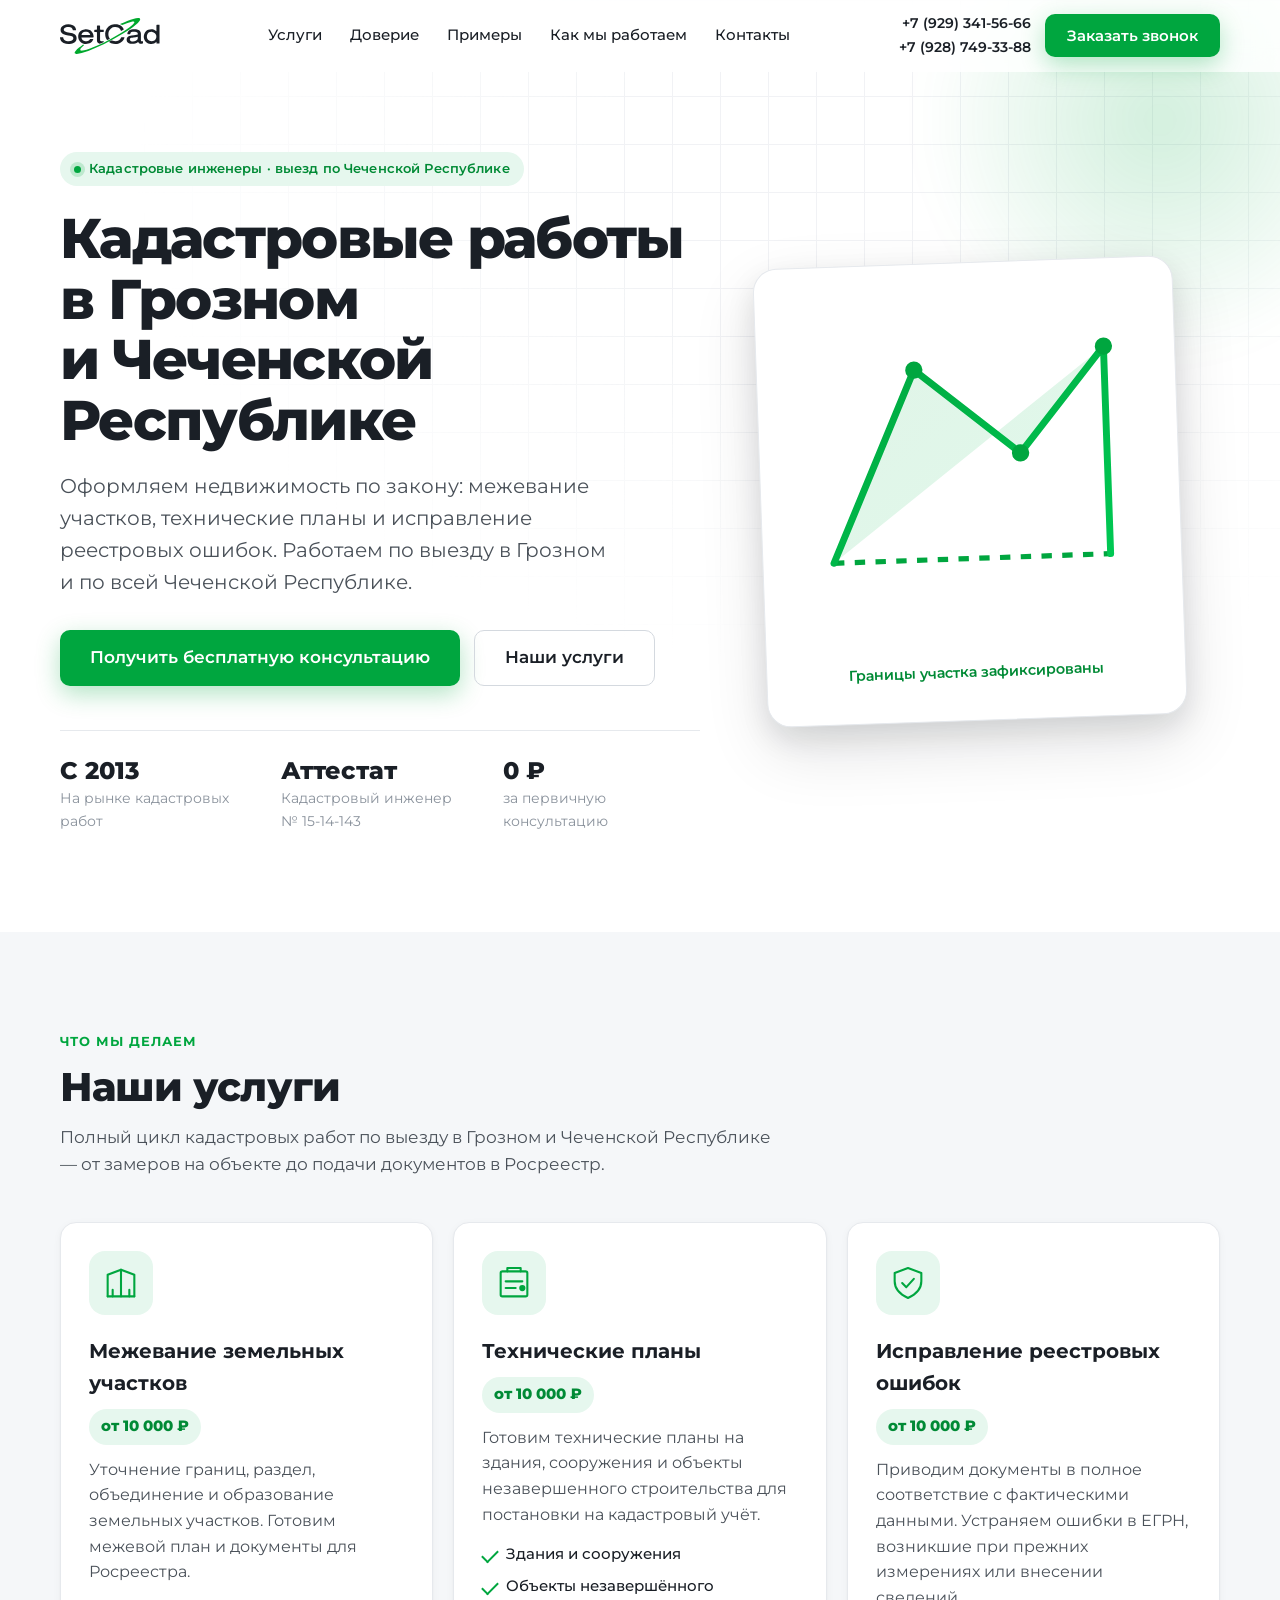
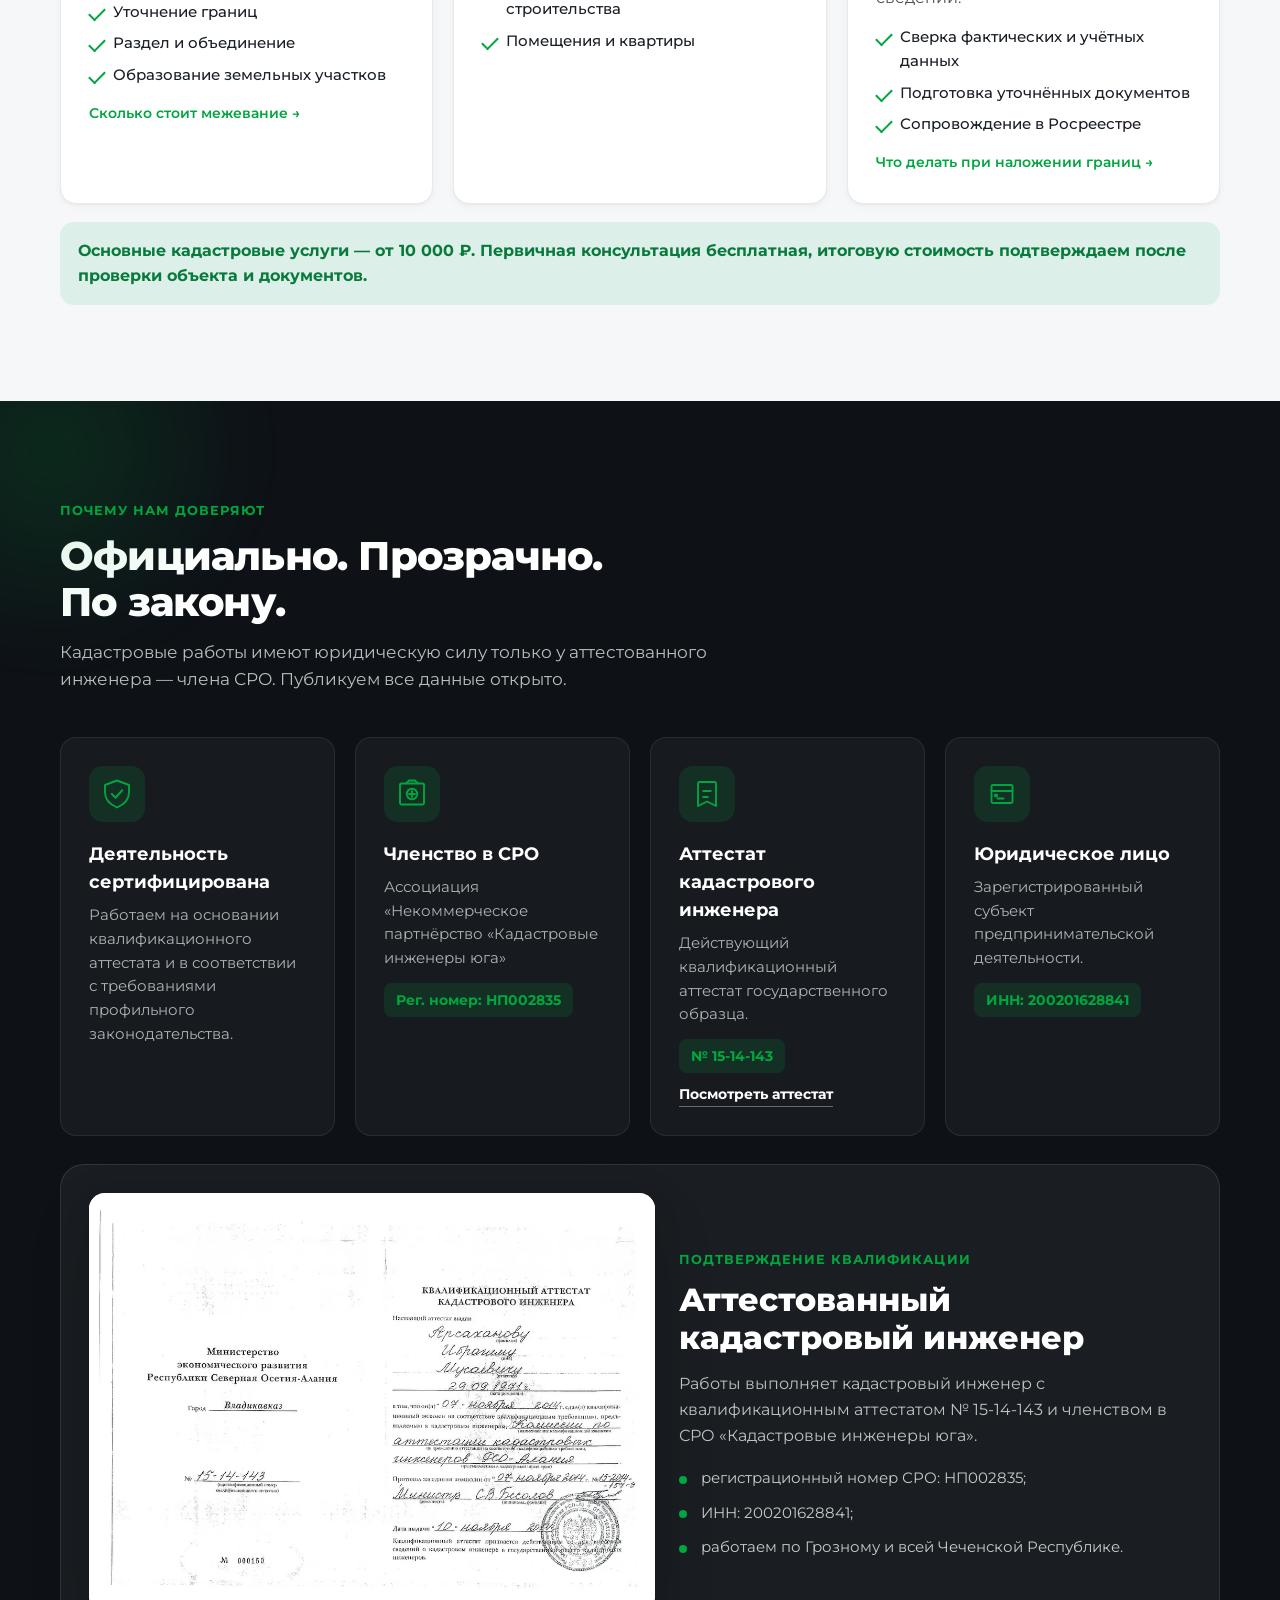
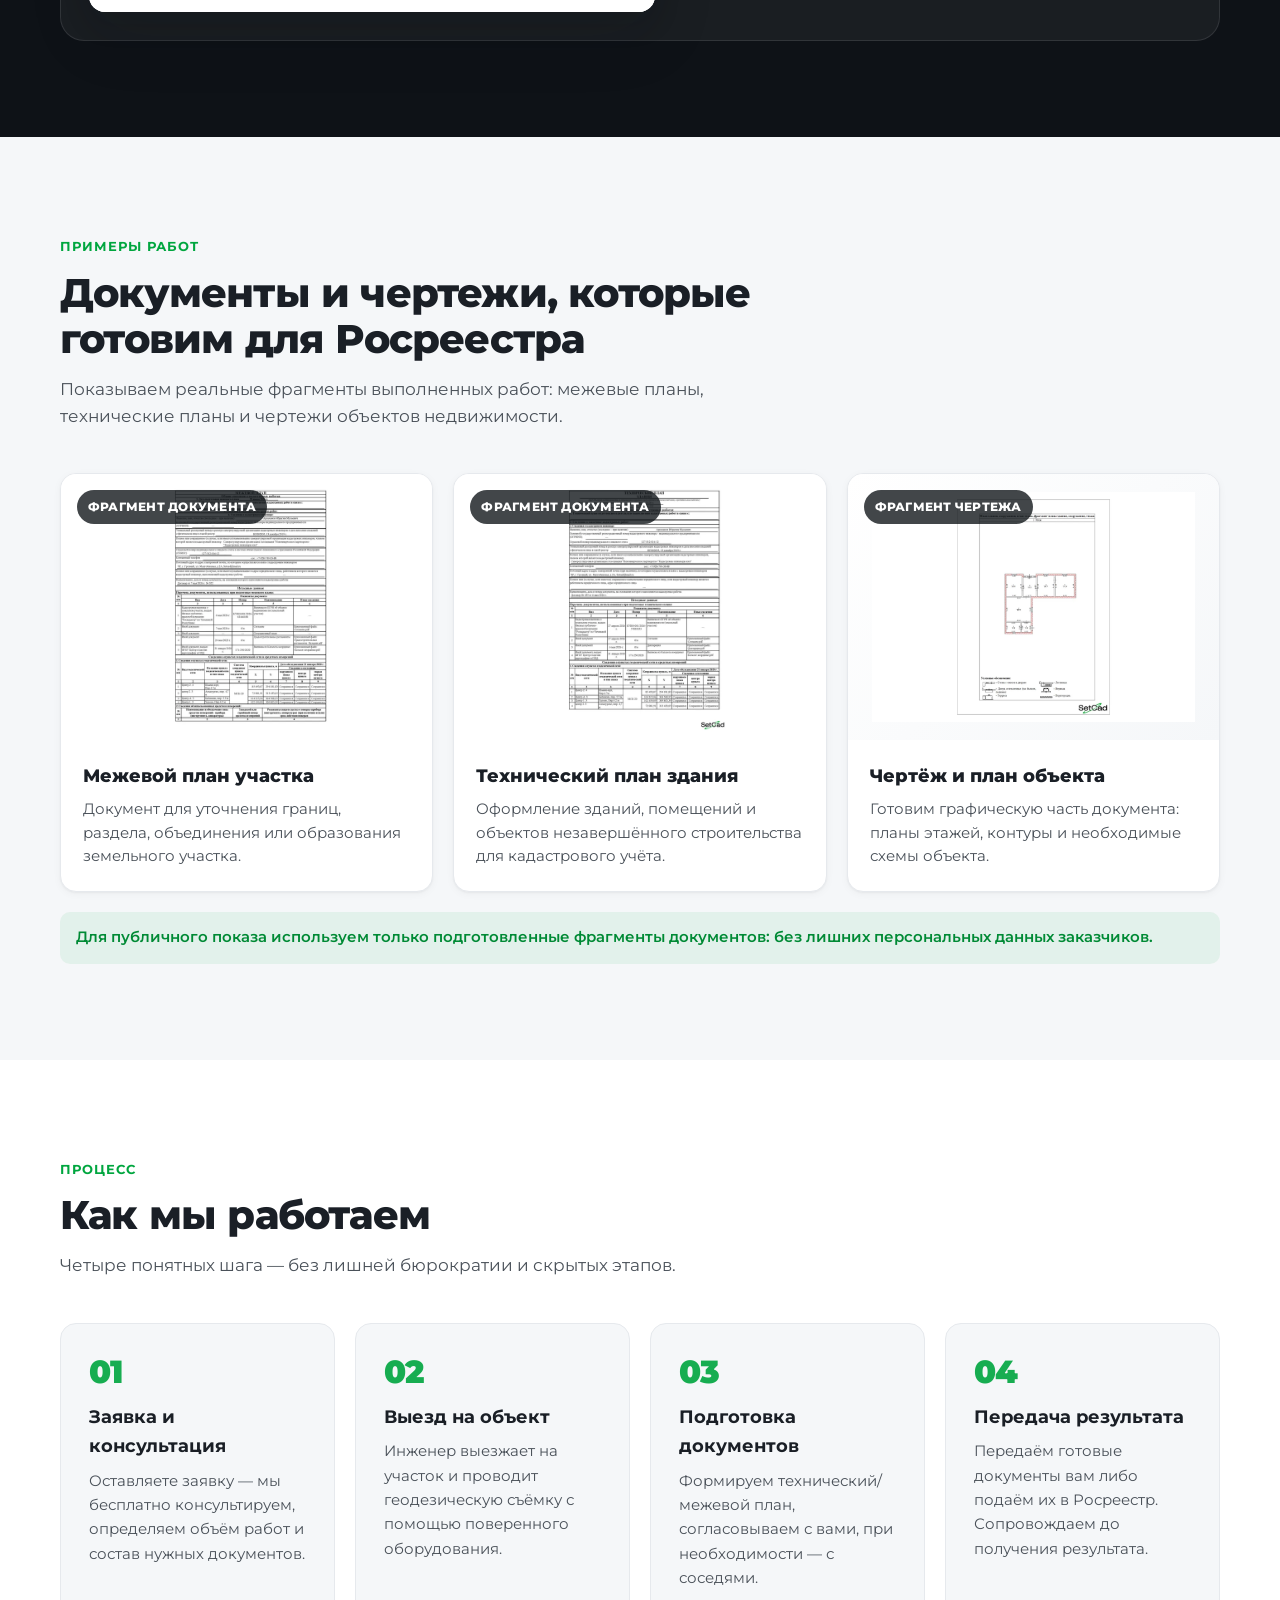
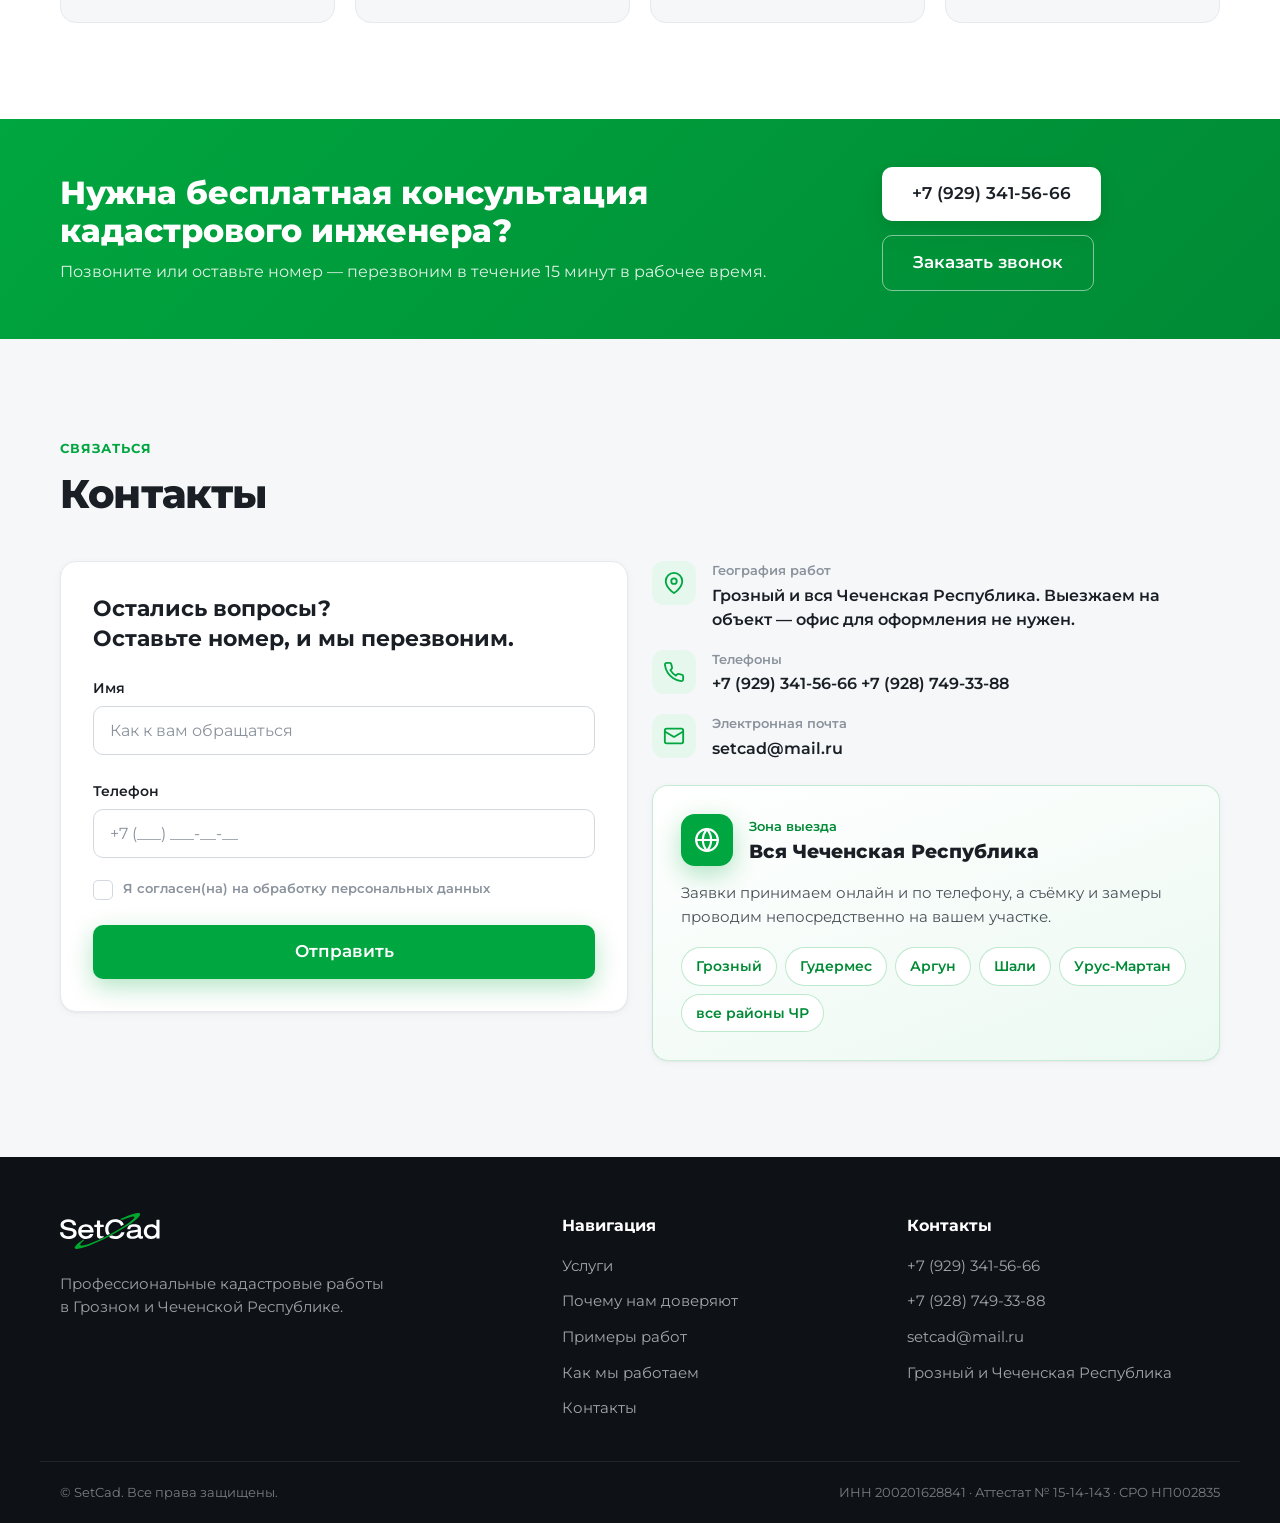
<file: index.html>
<!DOCTYPE html>
<html lang="ru">
<head>
    <meta name="google-site-verification" content="HfvGWTV3PidAbca_y2K1jz62IJVKgvn5Z9xsU5o7mjc" />
    <meta charset="UTF-8">
    <meta name="viewport" content="width=device-width, initial-scale=1.0">
    <meta name="description" content="Кадастровые работы по выезду в Грозном и Чеченской Республике: межевание, технические планы, исправление реестровых ошибок. Услуги от 10 000 ₽.">
    <meta name="keywords" content="кадастровые работы Грозный, кадастровый инженер Грозный, межевание Чеченская Республика, технический план Грозный, реестровые ошибки, SetCad">
    <meta name="theme-color" content="#00A63F">
    <meta property="og:title" content="SetCad — кадастровые работы в Грозном и Чеченской Республике">
    <meta property="og:description" content="Межевание, технические планы, исправление реестровых ошибок. Работаем по выезду по Чеченской Республике. Услуги от 10 000 ₽.">
    <meta property="og:type" content="website">
    <meta property="og:url" content="https://setcad.ru/">
    <meta property="og:image" content="https://setcad.ru/og-image.jpg">
    <meta property="og:image:width" content="1200">
    <meta property="og:image:height" content="630">
    <meta property="og:locale" content="ru_RU">
    <link rel="canonical" href="https://setcad.ru/">
    <meta name="robots" content="index, follow">
    <title>Кадастровые работы в Грозном и Чеченской Республике | SetCad</title>
    <link rel="icon" href="/favicon.ico" sizes="any">
    <link rel="icon" type="image/svg+xml" href="/favicon.svg">
    <link rel="icon" type="image/png" sizes="192x192" href="/favicon-192.png">
    <link rel="apple-touch-icon" href="/apple-touch-icon.png">
    <link rel="preconnect" href="https://fonts.googleapis.com">
    <link rel="preconnect" href="https://fonts.gstatic.com" crossorigin>
    <link href="https://fonts.googleapis.com/css2?family=Montserrat:wght@400;500;600;700;800;900&display=swap" rel="stylesheet">
    <link rel="stylesheet" href="styles.v2.css?v=20260704-price">

    <!-- Yandex.Metrika counter -->
    <script>
        window.SETCAD_METRIKA_ID = 110204399;
        (function(m,e,t,r,i,k,a){
            m[i]=m[i]||function(){(m[i].a=m[i].a||[]).push(arguments)};
            m[i].l=1*new Date();
            for (var j = 0; j < document.scripts.length; j++) { if (document.scripts[j].src === r) { return; } }
            k=e.createElement(t),a=e.getElementsByTagName(t)[0],k.async=1,k.src=r,a.parentNode.insertBefore(k,a)
        })(window, document, 'script', 'https://mc.yandex.ru/metrika/tag.js', 'ym');
        ym(110204399, 'init', {
            clickmap:true,
            trackLinks:true,
            accurateTrackBounce:true,
            webvisor:true
        });
    </script>
    <!-- /Yandex.Metrika counter -->

    <script type="application/ld+json">
    {
        "@context": "https://schema.org",
        "@type": "Organization",
        "@id": "https://setcad.ru/#organization",
        "name": "SetCad",
        "legalName": "SetCad",
        "url": "https://setcad.ru/",
        "logo": "https://setcad.ru/favicon.svg",
        "foundingDate": "2013",
        "taxID": "200201628841",
        "vatID": "200201628841",
        "areaServed": {
            "@type": "AdministrativeArea",
            "name": "Грозный / Чеченская Республика"
        },
        "contactPoint": [
            {
                "@type": "ContactPoint",
                "telephone": "+7-929-341-56-66",
                "contactType": "customer service",
                "areaServed": "Грозный / Чеченская Республика",
                "availableLanguage": "Russian"
            }
        ],
        "email": "setcad@mail.ru"
    }
    </script>

    <script type="application/ld+json">
    {
        "@context": "https://schema.org",
        "@type": "ProfessionalService",
        "@id": "https://setcad.ru/#business",
        "name": "SetCad — кадастровые работы",
        "alternateName": "СетКад",
        "description": "Кадастровые работы по выезду в Грозном и по всей Чеченской Республике: межевание земельных участков, технические планы, исправление реестровых ошибок. Основные услуги от 10 000 ₽.",
        "url": "https://setcad.ru/",
        "telephone": ["+7-929-341-56-66", "+7-928-749-33-88"],
        "email": "setcad@mail.ru",
        "image": "https://setcad.ru/favicon.svg",
        "areaServed": {
            "@type": "AdministrativeArea",
            "name": "Грозный / Чеченская Республика"
        },
        "parentOrganization": { "@id": "https://setcad.ru/#organization" },
        "employee": {
            "@type": "Person",
            "jobTitle": "Кадастровый инженер",
            "hasCredential": {
                "@type": "EducationalOccupationalCredential",
                "credentialCategory": "Аттестат кадастрового инженера",
                "identifier": "15-14-143"
            },
            "memberOf": {
                "@type": "Organization",
                "name": "СРО НП002835"
            }
        },
        "hasOfferCatalog": {
            "@type": "OfferCatalog",
            "name": "Кадастровые услуги",
            "itemListElement": [
                {
                    "@type": "Offer",
                    "price": "10000",
                    "priceCurrency": "RUB",
                    "itemOffered": {
                        "@type": "Service",
                        "name": "Межевание земельных участков",
                        "description": "Уточнение границ, раздел, объединение и образование земельных участков. Работа по выезду по Чеченской Республике.",
                        "areaServed": {
                            "@type": "AdministrativeArea",
                            "name": "Грозный / Чеченская Республика"
                        }
                    }
                },
                {
                    "@type": "Offer",
                    "price": "10000",
                    "priceCurrency": "RUB",
                    "itemOffered": {
                        "@type": "Service",
                        "name": "Технические планы",
                        "description": "Подготовка технических планов на здания, сооружения и объекты незавершённого строительства. Работа по выезду по Чеченской Республике.",
                        "areaServed": {
                            "@type": "AdministrativeArea",
                            "name": "Грозный / Чеченская Республика"
                        }
                    }
                },
                {
                    "@type": "Offer",
                    "price": "10000",
                    "priceCurrency": "RUB",
                    "itemOffered": {
                        "@type": "Service",
                        "name": "Исправление реестровых ошибок",
                        "description": "Приведение документов в соответствие с фактическими данными, устранение ошибок в ЕГРН. Работа по выезду по Чеченской Республике.",
                        "areaServed": {
                            "@type": "AdministrativeArea",
                            "name": "Грозный / Чеченская Республика"
                        }
                    }
                }
            ]
        }
    }
    </script>

    <script type="application/ld+json">
    {
        "@context": "https://schema.org",
        "@type": "FAQPage",
        "mainEntity": [
            {
                "@type": "Question",
                "name": "Что входит в межевание земельного участка?",
                "acceptedAnswer": {
                    "@type": "Answer",
                    "text": "Межевание включает уточнение или установление границ земельного участка, определение точных координат поворотных точек, подготовку межевого плана и его подачу в Росреестр. SetCad выполняет полный цикл — от выезда на объект до получения готовых документов."
                }
            },
            {
                "@type": "Question",
                "name": "Что такое реестровая ошибка и как её исправить?",
                "acceptedAnswer": {
                    "@type": "Answer",
                    "text": "Реестровая ошибка — это несоответствие сведений в ЕГРН фактическим данным об объекте, возникшее из-за неточностей при прежних измерениях или внесении информации. Исправляется через подготовку уточнённых документов кадастровым инженером и подачу заявления в Росреестр. SetCad сопровождает весь процесс."
                }
            },
            {
                "@type": "Question",
                "name": "В каких районах работает SetCad?",
                "acceptedAnswer": {
                    "@type": "Answer",
                    "text": "SetCad выполняет кадастровые работы по выезду в Грозном и по всей Чеченской Республике."
                }
            }
        ]
    }
    </script>
</head>
<body>
    <noscript><div><img src="https://mc.yandex.ru/watch/110204399" style="position:absolute; left:-9999px;" alt=""></div></noscript>

    <header class="header" id="header">
        <div class="container header__inner">
            <a href="#hero" class="logo logo--full" aria-label="SetCad — на главную">
                <svg class="logo__full" viewBox="0 0 946 342" xmlns="http://www.w3.org/2000/svg" role="img" aria-label="SetCad">
                    <path d="M508.745 198.441C449.857 230.426 390.442 260.52 329.367 287.244C289.226 304.808 248.633 321.22 206.361 333.053C190.327 337.541 174.18 341.706 157.3 341.302C150.827 341.147 144.181 340.582 140.673 334.259C137.106 327.828 141.081 322.211 144.576 317.223C154.531 303.018 167.759 292.011 181.054 281.132C190.858 273.111 201.29 265.886 211.173 257.994C217.102 253.26 222.436 253.684 228.552 256.327C228.688 258.7 226.724 259.475 225.462 260.625C216.594 268.708 207.652 276.71 200.087 286.087C197.042 289.862 194.238 293.794 192.708 298.468C190.739 304.48 192.754 308.024 198.789 309.767C205.148 311.604 211.401 310.26 217.588 309.183C240.992 305.109 263.263 297.122 285.457 288.961C348.43 265.805 408.79 236.894 468.188 205.865C524.052 176.683 578.778 145.562 630.735 109.796C651.324 95.6237 671.479 80.8251 689.676 63.5647C694.036 59.4297 698.279 55.2002 701.903 50.3904C703.311 48.5219 704.555 46.5714 705.342 44.3337C707.7 37.6289 705.8 34.0464 698.811 32.8161C692.565 31.7164 686.575 33.7509 680.631 35.1514C654.086 41.4055 628.816 51.367 604.221 62.9067C595.615 66.9447 588.22 69.1732 580.297 62.212C578.282 60.4417 575.393 59.6669 572.984 58.4739C573.36 56.1594 575.087 55.9366 576.326 55.3691C617.545 36.4879 659.264 18.8892 703.156 7.05387C715.687 3.67512 728.365 0.815929 741.402 0.0681263C741.735 0.0490533 742.069 -0.0168356 742.399 0.00403936C749.021 0.422923 756.231 -0.135792 760.115 6.78596C763.965 13.6477 760.432 19.7987 756.78 25.3995C747.011 40.3801 733.743 52.1418 720.133 63.3968C682.165 94.7932 640.968 121.519 598.732 146.744C569.131 164.423 539.368 181.807 508.745 198.441Z" fill="#00A92D"/>
                    <path d="M33.7177 236.8C13.5264 227.101 2.69941 211.232 0.232134 189.477C-0.456011 183.41 0.0909486 182.707 5.98083 182.669C12.6466 182.626 19.3133 182.693 25.9784 182.615C28.4737 182.585 30.1912 183.2 30.4235 186.054C31.9235 204.484 43.4717 213.907 60.1449 217.749C77.984 221.859 95.8988 222.011 112.969 214.125C123.114 209.439 128.232 198.813 126.092 188.61C124.568 181.342 119.63 177.158 113.249 174.38C101.686 169.346 89.2725 167.593 77.0061 165.354C62.4283 162.692 47.7954 160.281 34.056 154.383C12.7971 145.256 3.24372 129.184 6.12794 106.304C8.23402 89.5979 17.7819 77.3991 32.6279 70.4838C61.851 56.8714 91.9631 56.0401 121.677 68.786C140.135 76.7035 149.967 91.8495 152.509 111.753C153.016 115.726 151.983 117.643 147.534 117.469C140.545 117.196 133.534 117.259 126.541 117.464C123.488 117.554 121.921 116.638 121.453 113.523C119.32 99.3288 110.216 91.6072 96.9948 88.3913C82.5011 84.8657 67.9026 84.8518 53.6044 89.5502C44.3377 92.5952 37.5284 98.2069 36.0158 108.619C34.9024 116.283 37.2344 122.398 43.7438 126.762C50.5497 131.324 58.3973 132.976 66.1988 134.757C83.5615 138.72 101.342 140.668 118.503 145.61C125.586 147.65 132.314 150.462 138.558 154.416C164.429 170.8 161.318 208.236 145.44 224.817C134.634 236.102 121.049 241.401 106.128 243.78C81.5604 247.696 57.3474 246.965 33.7177 236.8Z" fill="currentColor"/>
                    <path d="M943.877 64.1611C945.723 65.8575 945.49 67.7558 945.49 69.5639C945.499 125.21 945.451 180.856 945.565 236.501C945.575 241.14 943.988 242.684 939.441 242.424C933.628 242.092 927.77 242.081 921.956 242.392C917.427 242.634 916.014 240.755 916.316 236.534C916.551 233.253 916.363 229.942 916.363 225.049C896.926 246.206 873.472 248.567 848.525 243.856C831.801 240.698 818.461 231.638 808.476 217.768C788.924 190.61 793.129 148.733 816.654 125.407C838.37 103.874 890.512 98.1031 915.343 126.818C916.572 125.146 916.075 123.3 916.079 121.624C916.118 104.297 916.221 86.9685 916.007 69.6442C915.951 65.0948 917.337 63.3989 921.989 63.6512C929.131 64.0386 936.302 63.8849 943.877 64.1611ZM897.192 213.356C911.733 202.832 918.551 184.055 914.413 165.929C910.058 146.852 896.954 135.11 876.558 132.008C857.468 129.104 839.135 137.22 831.072 152.143C821.555 169.757 823.781 193.676 836.224 207.501C850.066 222.881 876.868 225.656 897.192 213.356Z" fill="currentColor"/>
                    <path d="M722.29 132.028C710.518 129.479 699.067 129.478 687.672 131.479C677.236 133.312 669.922 139.015 667.927 149.914C667.326 153.199 665.667 153.993 662.827 153.911C656.17 153.718 649.514 153.509 642.856 153.42C639.932 153.381 639.308 152.202 639.658 149.347C642.162 128.901 654.965 115.203 677.934 110.047C698.368 105.46 718.921 105.689 739.167 111.574C758.625 117.231 768.5 130.307 768.629 150.473C768.753 169.794 768.658 189.116 768.675 208.438C768.685 219.734 772.06 222.638 783.019 220.169C787.22 219.222 788.942 219.989 788.678 224.527C788.418 229.01 788.586 233.519 788.587 238.016C788.587 240.207 788.01 241.903 785.555 242.492C776.941 244.559 768.347 246.294 759.421 244.301C750.42 242.292 744.774 236.867 742.718 228.339C740.929 227.717 740.282 228.658 739.564 229.267C722.837 243.436 702.983 246.439 681.978 245.588C672.206 245.193 662.783 243.448 653.982 239.118C638.946 231.721 631.787 218.789 633.19 201.036C634.449 185.114 643.738 175.27 658.185 169.854C672.251 164.581 687.135 164.051 701.875 162.783C710.652 162.028 719.518 161.859 728.079 159.543C732.872 158.247 738.088 157.066 739.027 150.862C739.952 144.749 736.764 138.713 731.02 135.417C728.408 133.918 725.636 132.789 722.29 132.028ZM674.59 220.469C690.239 225.105 705.673 224.011 720.276 217.128C737.24 209.133 741.687 196.79 738.27 178.509C725.234 182.885 711.605 183.307 698.138 184.851C690.72 185.701 683.209 186.058 676.072 188.528C669.349 190.855 664.349 194.815 663.676 202.528C662.956 210.782 666.352 216.674 674.59 220.469Z" fill="currentColor"/>
                    <path d="M300.115 127.272C314.048 141.841 318.739 159.478 319.428 178.668C319.586 183.068 317.913 184.397 313.604 184.38C278.96 184.247 244.316 184.3 209.671 184.31C203.231 184.312 202.953 184.685 204.438 190.785C208.436 207.203 221.546 218.731 238.641 220.695C246.786 221.631 254.861 221.522 262.831 219.026C271.451 216.326 278.444 211.563 283.056 203.743C284.798 200.79 286.935 199.65 290.337 199.727C298.786 199.917 307.242 199.789 316.935 199.789C314.668 206.959 311.808 212.624 308.073 217.833C298.525 231.149 285.399 239.243 269.678 243.087C252.146 247.375 234.678 246.665 217.494 241.077C191.859 232.742 174.645 209.791 172.954 182.88C171.5 159.739 177.651 139.798 195.491 124.215C206.272 114.799 219.091 110.061 233.071 108.215C249.883 105.995 266.251 107.482 281.891 114.542C288.663 117.599 294.46 122.017 300.115 127.272ZM237.15 131.261C222.534 133.819 211.396 140.945 205.887 155.298C203.651 161.125 204.304 162.014 210.46 162.019C233.954 162.038 257.448 162.022 280.942 162.015C281.941 162.014 282.94 161.97 283.94 161.944C286.352 161.88 287.134 160.773 286.543 158.375C285.317 153.405 282.942 149.039 279.642 145.22C268.545 132.373 254.091 129.323 237.15 131.261Z" fill="currentColor"/>
                    <path d="M503.168 62.6344C532.93 57.4866 560.686 60.2675 585.011 79.3323C593.524 86.0045 599.969 94.4191 604.648 104.217C606.272 107.62 606.313 109.834 602.453 111.818C596.39 114.933 590.572 118.542 584.76 122.119C581.966 123.838 580.35 123.596 579.175 120.316C570.071 94.8973 544.44 85.0017 520.43 86.656C507.358 87.5567 495.158 90.8208 484.533 98.7655C470.71 109.101 463.322 123.253 460.74 140.04C457.688 159.88 460.811 178.48 472.535 195.207C472.993 195.86 473.217 196.677 473.935 198.273C465.851 202.305 457.937 206.415 449.861 210.178C447.479 211.288 446.449 208.662 445.345 207.122C437.437 196.092 432.586 183.758 430.534 170.41C425.383 136.903 433.673 107.611 458.861 84.1323C471.217 72.6141 486.271 66.0642 503.168 62.6344Z" fill="currentColor"/>
                    <path d="M391.3 220.314C397.543 221.09 403.33 220.793 409.134 219.932C411.062 219.647 413.938 218.692 414.42 221.885C414.817 224.506 415.812 227.7 412.316 229.351C402.679 233.905 393.26 239.046 383.316 242.793C373.289 246.572 356.935 236.393 353.112 224.925C351.683 220.638 351.054 216.216 351.064 211.664C351.116 187.835 350.964 164.006 351.18 140.18C351.224 135.328 349.677 133.623 344.908 133.948C340.097 134.276 335.245 133.95 330.417 134.093C326.763 134.201 325.288 132.564 325.398 128.994C325.531 124.665 325.608 120.324 325.443 115.999C325.282 111.802 327.193 110.474 331.185 110.679C336.004 110.926 340.857 110.521 345.675 110.786C349.741 111.009 351.291 109.666 351.167 105.428C350.898 96.2715 351.257 87.0965 351.003 77.9388C350.88 73.5314 352.055 71.503 356.864 71.7754C362.842 72.1139 368.865 72.0148 374.852 71.7456C379.128 71.5534 380.839 72.9828 380.717 77.4418C380.467 86.5994 380.889 95.777 380.572 104.93C380.407 109.693 382.224 110.972 386.685 110.817C394.674 110.538 402.682 110.865 410.676 110.688C414.334 110.607 415.818 111.935 415.662 115.617C415.472 120.108 415.454 124.62 415.657 129.11C415.828 132.898 414.094 134.072 410.574 134.021C402.411 133.903 394.243 134.098 386.082 133.937C382.041 133.858 380.559 135.35 380.588 139.496C380.746 161.99 380.624 184.486 380.703 206.98C380.73 214.865 383.325 218.053 391.3 220.314Z" fill="currentColor"/>
                    <path d="M484.783 238.773C477.147 235.764 470.338 232.13 463.446 226.358C468.978 223.411 473.909 221.149 478.458 218.281C485.949 213.557 492.529 212.619 501.766 216C521.692 223.292 542.063 222.339 560.756 210.682C570.042 204.892 576.74 196.621 580.746 186.43C582.14 182.884 584.054 181.579 587.794 181.749C594.44 182.051 601.106 181.875 607.762 182.009C613.278 182.12 613.934 182.981 612.333 188.31C604.161 215.526 586.02 233.008 559.138 241.135C534.364 248.624 509.57 247.589 484.783 238.773Z" fill="currentColor"/>
                </svg>
            </a>

            <nav class="nav" id="nav" aria-label="Основная навигация">
                <a href="#services" class="nav__link">Услуги</a>
                <a href="#trust" class="nav__link">Доверие</a>
                <a href="#works" class="nav__link">Примеры</a>
                <a href="#process" class="nav__link">Как мы работаем</a>
                <a href="#contacts" class="nav__link">Контакты</a>
            </nav>

            <div class="header__actions">
                <div class="header__phones">
                    <a href="tel:+79293415666">+7 (929) 341-56-66</a>
                    <a href="tel:+79287493388">+7 (928) 749-33-88</a>
                </div>
                <button class="btn btn--accent" data-modal-open>Заказать звонок</button>
                <button class="burger" id="burger" aria-label="Открыть меню" aria-expanded="false" aria-controls="nav">
                    <span></span><span></span><span></span>
                </button>
            </div>
        </div>
    </header>

    <section class="hero" id="hero">
        <div class="hero__bg" aria-hidden="true">
            <div class="hero__grid"></div>
            <div class="hero__glow"></div>
        </div>
        <div class="container hero__inner">
            <div class="hero__content">
                <span class="hero__badge">Кадастровые инженеры · выезд по Чеченской Республике</span>
                <h1 class="hero__title">Кадастровые работы в&nbsp;Грозном и&nbsp;Чеченской Республике</h1>
                <p class="hero__subtitle">Оформляем недвижимость по закону: межевание участков, технические планы и исправление реестровых ошибок. Работаем по выезду в Грозном и по всей Чеченской Республике.</p>
                <div class="hero__actions">
                    <a href="#contacts" class="btn btn--accent btn--lg">Получить бесплатную консультацию</a>
                    <a href="#services" class="btn btn--ghost btn--lg">Наши услуги</a>
                </div>
                <ul class="hero__stats">
                    <li><strong>С 2013</strong><span>На рынке кадастровых работ</span></li>
                    <li><strong>Аттестат</strong><span>Кадастровый инженер №&nbsp;15-14-143</span></li>
                    <li><strong>0 ₽</strong><span>за первичную консультацию</span></li>
                </ul>
            </div>
            <div class="hero__visual" aria-hidden="true">
                <div class="hero__card">
                    <svg class="hero__chart" viewBox="0 0 200 200" width="200" height="200" xmlns="http://www.w3.org/2000/svg">
                        <defs>
                            <linearGradient id="g1" x1="0" y1="0" x2="1" y2="1">
                                <stop offset="0" stop-color="#00A63F"/>
                                <stop offset="1" stop-color="#00C853"/>
                            </linearGradient>
                            <clipPath id="chartReveal">
                                <rect class="hero__chart-clip-rect" x="0" y="0" width="200" height="200"/>
                            </clipPath>
                        </defs>
                        <polygon class="hero__chart-fill" points="20,150 70,40 130,90 180,30" fill="url(#g1)" opacity="0.12"/>
                        <line class="hero__chart-base" x1="20" y1="150" x2="180" y2="150" stroke="#00A63F" stroke-width="3" stroke-dasharray="6 6"/>
                        <polyline class="hero__chart-line" points="20,150 70,40 130,90 180,30 180,150" fill="none" stroke="url(#g1)" stroke-width="4" stroke-linejoin="round" stroke-linecap="round" clip-path="url(#chartReveal)"/>
                        <circle class="hero__chart-dot" style="--d:.55s" cx="70" cy="40" r="5" fill="#00A63F"/>
                        <circle class="hero__chart-dot" style="--d:.7s" cx="130" cy="90" r="5" fill="#00A63F"/>
                        <circle class="hero__chart-dot" style="--d:.85s" cx="180" cy="30" r="5" fill="#00A63F"/>
                    </svg>
                    <div class="hero__card-label">Границы участка зафиксированы</div>
                </div>
            </div>
        </div>
    </section>

    <section class="section services" id="services">
        <div class="container">
            <div class="section__head">
                <span class="section__eyebrow">Что мы делаем</span>
                <h2 class="section__title">Наши услуги</h2>
                <p class="section__lead">Полный цикл кадастровых работ по выезду в Грозном и Чеченской Республике — от замеров на объекте до подачи документов в Росреестр.</p>
            </div>

            <div class="services__grid">
                <article class="card service">
                    <div class="service__icon">
                        <svg viewBox="0 0 48 48" width="40" height="40" fill="none" stroke="currentColor" stroke-width="2.5" stroke-linecap="round" stroke-linejoin="round">
                            <path d="M8 40V14l16-6 16 6v26"/>
                            <path d="M8 40h32"/>
                            <path d="M24 8v32"/>
                            <path d="M14 40v-8M34 40v-8"/>
                        </svg>
                    </div>
                    <h3 class="service__title">Межевание земельных участков</h3>
                    <p class="service__price">от 10 000 ₽</p>
                    <p class="service__text">Уточнение границ, раздел, объединение и образование земельных участков. Готовим межевой план и документы для Росреестра.</p>
                    <ul class="service__list">
                        <li>Уточнение границ</li>
                        <li>Раздел и объединение</li>
                        <li>Образование земельных участков</li>
                    </ul>
                    <a href="articles/skolko-stoit-mezhevanie-v-groznom/" class="service__link">Сколько стоит межевание →</a>
                </article>

                <article class="card service">
                    <div class="service__icon">
                        <svg viewBox="0 0 48 48" width="40" height="40" fill="none" stroke="currentColor" stroke-width="2.5" stroke-linecap="round" stroke-linejoin="round">
                            <rect x="8" y="10" width="32" height="30" rx="2"/>
                            <path d="M16 10V6h16v4"/>
                            <path d="M14 22h20M14 30h12"/>
                            <circle cx="34" cy="30" r="2.5" fill="currentColor"/>
                        </svg>
                    </div>
                    <h3 class="service__title">Технические планы</h3>
                    <p class="service__price">от 10 000 ₽</p>
                    <p class="service__text">Готовим технические планы на здания, сооружения и объекты незавершенного строительства для постановки на кадастровый учёт.</p>
                    <ul class="service__list">
                        <li>Здания и сооружения</li>
                        <li>Объекты незавершённого строительства</li>
                        <li>Помещения и квартиры</li>
                    </ul>
                </article>

                <article class="card service">
                    <div class="service__icon">
                        <svg viewBox="0 0 48 48" width="40" height="40" fill="none" stroke="currentColor" stroke-width="2.5" stroke-linecap="round" stroke-linejoin="round">
                            <path d="M24 6l16 6v10c0 10-7 16-16 20-9-4-16-10-16-20V12l16-6z"/>
                            <path d="M17 24l5 5 9-10"/>
                        </svg>
                    </div>
                    <h3 class="service__title">Исправление реестровых ошибок</h3>
                    <p class="service__price">от 10 000 ₽</p>
                    <p class="service__text">Приводим документы в полное соответствие с фактическими данными. Устраняем ошибки в ЕГРН, возникшие при прежних измерениях или внесении сведений.</p>
                    <ul class="service__list">
                        <li>Сверка фактических и учётных данных</li>
                        <li>Подготовка уточнённых документов</li>
                        <li>Сопровождение в Росреестре</li>
                    </ul>
                    <a href="articles/granitsy-uchastka-nalezayut-na-sosedniy/" class="service__link">Что делать при наложении границ →</a>
                </article>
            </div>

            <p class="services__note">Основные кадастровые услуги — от 10 000 ₽. Первичная консультация бесплатная, итоговую стоимость подтверждаем после проверки объекта и документов.</p>
        </div>
    </section>

    <section class="section trust" id="trust">
        <div class="container">
            <div class="section__head section__head--light">
                <span class="section__eyebrow">Почему нам доверяют</span>
                <h2 class="section__title">Официально. Прозрачно. По&nbsp;закону.</h2>
                <p class="section__lead">Кадастровые работы имеют юридическую силу только у аттестованного инженера — члена СРО. Публикуем все данные открыто.</p>
            </div>

            <div class="trust__grid">
                <div class="trust__item">
                    <div class="trust__icon">
                        <svg viewBox="0 0 48 48" width="36" height="36" fill="none" stroke="currentColor" stroke-width="2.5" stroke-linecap="round" stroke-linejoin="round">
                            <path d="M24 6l16 6v10c0 10-7 16-16 20-9-4-16-10-16-20V12l16-6z"/>
                            <path d="M17 24l5 5 9-10"/>
                        </svg>
                    </div>
                    <h3>Деятельность сертифицирована</h3>
                    <p>Работаем на основании квалификационного аттестата и в соответствии с требованиями профильного законодательства.</p>
                </div>

                <div class="trust__item">
                    <div class="trust__icon">
                        <svg viewBox="0 0 48 48" width="36" height="36" fill="none" stroke="currentColor" stroke-width="2.5" stroke-linecap="round" stroke-linejoin="round">
                            <rect x="8" y="10" width="32" height="28" rx="2"/>
                            <circle cx="24" cy="24" r="7"/>
                            <path d="M24 20v8M20 24h8"/>
                            <path d="M16 10l4-4h8l4 4"/>
                        </svg>
                    </div>
                    <h3>Членство в СРО</h3>
                    <p>Ассоциация «Некоммерческое партнёрство «Кадастровые инженеры юга»</p>
                    <span class="trust__code">Рег. номер: НП002835</span>
                </div>

                <div class="trust__item">
                    <div class="trust__icon">
                        <svg viewBox="0 0 48 48" width="36" height="36" fill="none" stroke="currentColor" stroke-width="2.5" stroke-linecap="round" stroke-linejoin="round">
                            <path d="M14 8h20a2 2 0 012 2v30l-12-6-12 6V10a2 2 0 012-2z"/>
                            <path d="M19 20h10M19 28h6"/>
                        </svg>
                    </div>
                    <h3>Аттестат кадастрового инженера</h3>
                    <p>Действующий квалификационный аттестат государственного образца.</p>
                    <span class="trust__code">№ 15-14-143</span>
                    <a class="trust__link" href="assets/docs/attestat-kadastrovogo-inzhenera.webp" target="_blank" rel="noopener">Посмотреть аттестат</a>
                </div>

                <div class="trust__item">
                    <div class="trust__icon">
                        <svg viewBox="0 0 48 48" width="36" height="36" fill="none" stroke="currentColor" stroke-width="2.5" stroke-linecap="round" stroke-linejoin="round">
                            <rect x="10" y="12" width="28" height="24" rx="2"/>
                            <path d="M10 20h28M18 30h8"/>
                            <circle cx="16" cy="26" r="1.5" fill="currentColor"/>
                        </svg>
                    </div>
                    <h3>Юридическое лицо</h3>
                    <p>Зарегистрированный субъект предпринимательской деятельности.</p>
                    <span class="trust__code">ИНН: 200201628841</span>
                </div>
            </div>

            <div class="trust-proof">
                <a class="trust-proof__image" href="assets/docs/attestat-kadastrovogo-inzhenera.webp" target="_blank" rel="noopener" aria-label="Открыть аттестат кадастрового инженера">
                    <img src="assets/docs/attestat-kadastrovogo-inzhenera.webp" width="1080" height="800" loading="lazy" alt="Квалификационный аттестат кадастрового инженера № 15-14-143">
                </a>
                <div class="trust-proof__content">
                    <span class="section__eyebrow">Подтверждение квалификации</span>
                    <h3>Аттестованный кадастровый инженер</h3>
                    <p>Работы выполняет кадастровый инженер с квалификационным аттестатом №&nbsp;15-14-143 и членством в СРО «Кадастровые инженеры юга».</p>
                    <ul>
                        <li>регистрационный номер СРО: НП002835;</li>
                        <li>ИНН: 200201628841;</li>
                        <li>работаем по Грозному и всей Чеченской Республике.</li>
                    </ul>
                </div>
            </div>
        </div>
    </section>

    <section class="section works" id="works">
        <div class="container">
            <div class="section__head">
                <span class="section__eyebrow">Примеры работ</span>
                <h2 class="section__title">Документы и чертежи, которые готовим для Росреестра</h2>
                <p class="section__lead">Показываем реальные фрагменты выполненных работ: межевые планы, технические планы и чертежи объектов недвижимости.</p>
            </div>

            <div class="works__grid">
                <article class="work-card">
                    <div class="work-card__image">
                        <img src="assets/work/mezhevoy-plan.webp" width="900" height="640" loading="lazy" alt="Обезличенный фрагмент межевого плана земельного участка">
                        <span class="work-card__badge">Фрагмент документа</span>
                    </div>
                    <div class="work-card__body">
                        <h3>Межевой план участка</h3>
                        <p>Документ для уточнения границ, раздела, объединения или образования земельного участка.</p>
                    </div>
                </article>

                <article class="work-card">
                    <div class="work-card__image">
                        <img src="assets/work/tehnicheskiy-plan.webp" width="900" height="640" loading="lazy" alt="Обезличенный фрагмент технического плана здания">
                        <span class="work-card__badge">Фрагмент документа</span>
                    </div>
                    <div class="work-card__body">
                        <h3>Технический план здания</h3>
                        <p>Оформление зданий, помещений и объектов незавершённого строительства для кадастрового учёта.</p>
                    </div>
                </article>

                <article class="work-card">
                    <div class="work-card__image work-card__image--clear">
                        <img src="assets/work/chertezh-plan.webp" width="900" height="640" loading="lazy" alt="Чертёж здания для технического плана">
                        <span class="work-card__badge">Фрагмент чертежа</span>
                    </div>
                    <div class="work-card__body">
                        <h3>Чертёж и план объекта</h3>
                        <p>Готовим графическую часть документа: планы этажей, контуры и необходимые схемы объекта.</p>
                    </div>
                </article>
            </div>

            <p class="works__note">Для публичного показа используем только подготовленные фрагменты документов: без лишних персональных данных заказчиков.</p>
        </div>
    </section>

    <section class="section process" id="process">
        <div class="container">
            <div class="section__head">
                <span class="section__eyebrow">Процесс</span>
                <h2 class="section__title">Как мы работаем</h2>
                <p class="section__lead">Четыре понятных шага — без лишней бюрократии и скрытых этапов.</p>
            </div>

            <ol class="steps">
                <li class="step">
                    <div class="step__num">01</div>
                    <h3 class="step__title">Заявка и консультация</h3>
                    <p class="step__text">Оставляете заявку — мы бесплатно консультируем, определяем объём работ и состав нужных документов.</p>
                </li>
                <li class="step">
                    <div class="step__num">02</div>
                    <h3 class="step__title">Выезд на объект</h3>
                    <p class="step__text">Инженер выезжает на участок и проводит геодезическую съёмку с помощью поверенного оборудования.</p>
                </li>
                <li class="step">
                    <div class="step__num">03</div>
                    <h3 class="step__title">Подготовка документов</h3>
                    <p class="step__text">Формируем технический/межевой план, согласовываем с вами, при необходимости — с соседями.</p>
                </li>
                <li class="step">
                    <div class="step__num">04</div>
                    <h3 class="step__title">Передача результата</h3>
                    <p class="step__text">Передаём готовые документы вам либо подаём их в Росреестр. Сопровождаем до получения результата.</p>
                </li>
            </ol>
        </div>
    </section>

    <section class="cta-bar">
        <div class="container cta-bar__inner">
            <div class="cta-bar__text">
                <h2>Нужна бесплатная консультация кадастрового инженера?</h2>
                <p>Позвоните или оставьте номер — перезвоним в течение 15 минут в рабочее время.</p>
            </div>
            <div class="cta-bar__actions">
                <a href="tel:+79293415666" class="btn btn--white btn--lg">+7 (929) 341-56-66</a>
                <button class="btn btn--accent-outline btn--lg" data-modal-open>Заказать звонок</button>
            </div>
        </div>
    </section>

    <section class="section contacts" id="contacts">
        <div class="container">
            <div class="section__head">
                <span class="section__eyebrow">Связаться</span>
                <h2 class="section__title">Контакты</h2>
            </div>

            <div class="contacts__grid">
                <div class="contacts__form-wrap card">
                    <h3 class="contacts__form-title">Остались вопросы?<br>Оставьте номер, и мы перезвоним.</h3>
                    <form class="form" id="callbackForm" novalidate>
                        <input type="hidden" name="access_key" value="32a39c02-2464-44e9-9254-151f80d49cc8">
                        
                        <div class="form__field">
                            <label for="name">Имя</label>
                            <input type="text" id="name" name="name" placeholder="Как к вам обращаться" autocomplete="name" required>
                            <span class="form__error" data-error-for="name"></span>
                        </div>
                        <div class="form__field">
                            <label for="phone">Телефон</label>
                            <input type="tel" id="phone" name="phone" placeholder="+7 (___) ___-__-__" autocomplete="tel" required>
                            <span class="form__error" data-error-for="phone"></span>
                        </div>
                        <div class="form__field form__field--consent">
                            <label class="checkbox">
                                <input type="checkbox" id="consent" name="consent" required>
                                <span class="checkbox__box" aria-hidden="true"></span>
                                <span class="checkbox__text">Я согласен(на) на обработку персональных данных</span>
                            </label>
                            <span class="form__error" data-error-for="consent"></span>
                        </div>
                        <button type="submit" class="btn btn--accent btn--lg btn--block">Отправить</button>
                        <p class="form__success" id="formSuccess" hidden>Спасибо! Заявка принята. Мы перезвоним вам в ближайшее время.</p>
                    </form>
                </div>

                <div class="contacts__info">
                    <div class="contacts__list">
                        <div class="contact-row">
                            <div class="contact-row__icon">
                                <svg viewBox="0 0 24 24" width="22" height="22" fill="none" stroke="currentColor" stroke-width="2" stroke-linecap="round" stroke-linejoin="round"><path d="M21 10c0 7-9 13-9 13s-9-6-9-13a9 9 0 0118 0z"/><circle cx="12" cy="10" r="3"/></svg>
                            </div>
                            <div>
                                <span class="contact-row__label">География работ</span>
                                <p class="contact-row__value">Грозный и вся Чеченская Республика. Выезжаем на объект — офис для оформления не нужен.</p>
                            </div>
                        </div>

                        <div class="contact-row">
                            <div class="contact-row__icon">
                                <svg viewBox="0 0 24 24" width="22" height="22" fill="none" stroke="currentColor" stroke-width="2" stroke-linecap="round" stroke-linejoin="round"><path d="M22 16.92v3a2 2 0 01-2.18 2 19.79 19.79 0 01-8.63-3.07 19.5 19.5 0 01-6-6 19.79 19.79 0 01-3.07-8.67A2 2 0 014.11 2h3a2 2 0 012 1.72c.13.96.36 1.9.7 2.81a2 2 0 01-.45 2.11L8.09 9.91a16 16 0 006 6l1.27-1.27a2 2 0 012.11-.45c.91.34 1.85.57 2.81.7A2 2 0 0122 16.92z"/></svg>
                            </div>
                            <div>
                                <span class="contact-row__label">Телефоны</span>
                                <p class="contact-row__value">
                                    <a href="tel:+79293415666">+7 (929) 341-56-66</a>
                                    <a href="tel:+79287493388">+7 (928) 749-33-88</a>
                                </p>
                            </div>
                        </div>

                        <div class="contact-row">
                            <div class="contact-row__icon">
                                <svg viewBox="0 0 24 24" width="22" height="22" fill="none" stroke="currentColor" stroke-width="2" stroke-linecap="round" stroke-linejoin="round"><rect x="2" y="4" width="20" height="16" rx="2"/><path d="m22 7-10 6L2 7"/></svg>
                            </div>
                            <div>
                                <span class="contact-row__label">Электронная почта</span>
                                <p class="contact-row__value"><a href="mailto:setcad@mail.ru">setcad@mail.ru</a></p>
                            </div>
                        </div>
                    </div>

                    <div class="service-area">
                        <div class="service-area__head">
                            <div class="service-area__icon">
                                <svg viewBox="0 0 24 24" width="26" height="26" fill="none" stroke="currentColor" stroke-width="2" stroke-linecap="round" stroke-linejoin="round"><circle cx="12" cy="12" r="10"/><path d="M2 12h20M12 2a15 15 0 010 20M12 2a15 15 0 000 20"/></svg>
                            </div>
                            <div>
                                <span class="service-area__label">Зона выезда</span>
                                <h3 class="service-area__title">Вся Чеченская Республика</h3>
                            </div>
                        </div>
                        <p class="service-area__text">Заявки принимаем онлайн и по телефону, а съёмку и замеры проводим непосредственно на вашем участке.</p>
                        <ul class="service-area__list">
                            <li>Грозный</li>
                            <li>Гудермес</li>
                            <li>Аргун</li>
                            <li>Шали</li>
                            <li>Урус-Мартан</li>
                            <li>все районы ЧР</li>
                        </ul>
                    </div>
                </div>
            </div>
        </div>
    </section>

    <footer class="footer">
        <div class="container footer__inner">
            <div class="footer__brand">
                <a href="#hero" class="logo logo--full logo--footer">
                    <svg class="logo__full" viewBox="0 0 946 342" xmlns="http://www.w3.org/2000/svg" role="img" aria-label="SetCad">
                        <path d="M508.745 198.441C449.857 230.426 390.442 260.52 329.367 287.244C289.226 304.808 248.633 321.22 206.361 333.053C190.327 337.541 174.18 341.706 157.3 341.302C150.827 341.147 144.181 340.582 140.673 334.259C137.106 327.828 141.081 322.211 144.576 317.223C154.531 303.018 167.759 292.011 181.054 281.132C190.858 273.111 201.29 265.886 211.173 257.994C217.102 253.26 222.436 253.684 228.552 256.327C228.688 258.7 226.724 259.475 225.462 260.625C216.594 268.708 207.652 276.71 200.087 286.087C197.042 289.862 194.238 293.794 192.708 298.468C190.739 304.48 192.754 308.024 198.789 309.767C205.148 311.604 211.401 310.26 217.588 309.183C240.992 305.109 263.263 297.122 285.457 288.961C348.43 265.805 408.79 236.894 468.188 205.865C524.052 176.683 578.778 145.562 630.735 109.796C651.324 95.6237 671.479 80.8251 689.676 63.5647C694.036 59.4297 698.279 55.2002 701.903 50.3904C703.311 48.5219 704.555 46.5714 705.342 44.3337C707.7 37.6289 705.8 34.0464 698.811 32.8161C692.565 31.7164 686.575 33.7509 680.631 35.1514C654.086 41.4055 628.816 51.367 604.221 62.9067C595.615 66.9447 588.22 69.1732 580.297 62.212C578.282 60.4417 575.393 59.6669 572.984 58.4739C573.36 56.1594 575.087 55.9366 576.326 55.3691C617.545 36.4879 659.264 18.8892 703.156 7.05387C715.687 3.67512 728.365 0.815929 741.402 0.0681263C741.735 0.0490533 742.069 -0.0168356 742.399 0.00403936C749.021 0.422923 756.231 -0.135792 760.115 6.78596C763.965 13.6477 760.432 19.7987 756.78 25.3995C747.011 40.3801 733.743 52.1418 720.133 63.3968C682.165 94.7932 640.968 121.519 598.732 146.744C569.131 164.423 539.368 181.807 508.745 198.441Z" fill="#00A92D"/>
                        <path d="M33.7177 236.8C13.5264 227.101 2.69941 211.232 0.232134 189.477C-0.456011 183.41 0.0909486 182.707 5.98083 182.669C12.6466 182.626 19.3133 182.693 25.9784 182.615C28.4737 182.585 30.1912 183.2 30.4235 186.054C31.9235 204.484 43.4717 213.907 60.1449 217.749C77.984 221.859 95.8988 222.011 112.969 214.125C123.114 209.439 128.232 198.813 126.092 188.61C124.568 181.342 119.63 177.158 113.249 174.38C101.686 169.346 89.2725 167.593 77.0061 165.354C62.4283 162.692 47.7954 160.281 34.056 154.383C12.7971 145.256 3.24372 129.184 6.12794 106.304C8.23402 89.5979 17.7819 77.3991 32.6279 70.4838C61.851 56.8714 91.9631 56.0401 121.677 68.786C140.135 76.7035 149.967 91.8495 152.509 111.753C153.016 115.726 151.983 117.643 147.534 117.469C140.545 117.196 133.534 117.259 126.541 117.464C123.488 117.554 121.921 116.638 121.453 113.523C119.32 99.3288 110.216 91.6072 96.9948 88.3913C82.5011 84.8657 67.9026 84.8518 53.6044 89.5502C44.3377 92.5952 37.5284 98.2069 36.0158 108.619C34.9024 116.283 37.2344 122.398 43.7438 126.762C50.5497 131.324 58.3973 132.976 66.1988 134.757C83.5615 138.72 101.342 140.668 118.503 145.61C125.586 147.65 132.314 150.462 138.558 154.416C164.429 170.8 161.318 208.236 145.44 224.817C134.634 236.102 121.049 241.401 106.128 243.78C81.5604 247.696 57.3474 246.965 33.7177 236.8Z" fill="currentColor"/>
                        <path d="M943.877 64.1611C945.723 65.8575 945.49 67.7558 945.49 69.5639C945.499 125.21 945.451 180.856 945.565 236.501C945.575 241.14 943.988 242.684 939.441 242.424C933.628 242.092 927.77 242.081 921.956 242.392C917.427 242.634 916.014 240.755 916.316 236.534C916.551 233.253 916.363 229.942 916.363 225.049C896.926 246.206 873.472 248.567 848.525 243.856C831.801 240.698 818.461 231.638 808.476 217.768C788.924 190.61 793.129 148.733 816.654 125.407C838.37 103.874 890.512 98.1031 915.343 126.818C916.572 125.146 916.075 123.3 916.079 121.624C916.118 104.297 916.221 86.9685 916.007 69.6442C915.951 65.0948 917.337 63.3989 921.989 63.6512C929.131 64.0386 936.302 63.8849 943.877 64.1611ZM897.192 213.356C911.733 202.832 918.551 184.055 914.413 165.929C910.058 146.852 896.954 135.11 876.558 132.008C857.468 129.104 839.135 137.22 831.072 152.143C821.555 169.757 823.781 193.676 836.224 207.501C850.066 222.881 876.868 225.656 897.192 213.356Z" fill="currentColor"/>
                        <path d="M722.29 132.028C710.518 129.479 699.067 129.478 687.672 131.479C677.236 133.312 669.922 139.015 667.927 149.914C667.326 153.199 665.667 153.993 662.827 153.911C656.17 153.718 649.514 153.509 642.856 153.42C639.932 153.381 639.308 152.202 639.658 149.347C642.162 128.901 654.965 115.203 677.934 110.047C698.368 105.46 718.921 105.689 739.167 111.574C758.625 117.231 768.5 130.307 768.629 150.473C768.753 169.794 768.658 189.116 768.675 208.438C768.685 219.734 772.06 222.638 783.019 220.169C787.22 219.222 788.942 219.989 788.678 224.527C788.418 229.01 788.586 233.519 788.587 238.016C788.587 240.207 788.01 241.903 785.555 242.492C776.941 244.559 768.347 246.294 759.421 244.301C750.42 242.292 744.774 236.867 742.718 228.339C740.929 227.717 740.282 228.658 739.564 229.267C722.837 243.436 702.983 246.439 681.978 245.588C672.206 245.193 662.783 243.448 653.982 239.118C638.946 231.721 631.787 218.789 633.19 201.036C634.449 185.114 643.738 175.27 658.185 169.854C672.251 164.581 687.135 164.051 701.875 162.783C710.652 162.028 719.518 161.859 728.079 159.543C732.872 158.247 738.088 157.066 739.027 150.862C739.952 144.749 736.764 138.713 731.02 135.417C728.408 133.918 725.636 132.789 722.29 132.028ZM674.59 220.469C690.239 225.105 705.673 224.011 720.276 217.128C737.24 209.133 741.687 196.79 738.27 178.509C725.234 182.885 711.605 183.307 698.138 184.851C690.72 185.701 683.209 186.058 676.072 188.528C669.349 190.855 664.349 194.815 663.676 202.528C662.956 210.782 666.352 216.674 674.59 220.469Z" fill="currentColor"/>
                        <path d="M300.115 127.272C314.048 141.841 318.739 159.478 319.428 178.668C319.586 183.068 317.913 184.397 313.604 184.38C278.96 184.247 244.316 184.3 209.671 184.31C203.231 184.312 202.953 184.685 204.438 190.785C208.436 207.203 221.546 218.731 238.641 220.695C246.786 221.631 254.861 221.522 262.831 219.026C271.451 216.326 278.444 211.563 283.056 203.743C284.798 200.79 286.935 199.65 290.337 199.727C298.786 199.917 307.242 199.789 316.935 199.789C314.668 206.959 311.808 212.624 308.073 217.833C298.525 231.149 285.399 239.243 269.678 243.087C252.146 247.375 234.678 246.665 217.494 241.077C191.859 232.742 174.645 209.791 172.954 182.88C171.5 159.739 177.651 139.798 195.491 124.215C206.272 114.799 219.091 110.061 233.071 108.215C249.883 105.995 266.251 107.482 281.891 114.542C288.663 117.599 294.46 122.017 300.115 127.272ZM237.15 131.261C222.534 133.819 211.396 140.945 205.887 155.298C203.651 161.125 204.304 162.014 210.46 162.019C233.954 162.038 257.448 162.022 280.942 162.015C281.941 162.014 282.94 161.97 283.94 161.944C286.352 161.88 287.134 160.773 286.543 158.375C285.317 153.405 282.942 149.039 279.642 145.22C268.545 132.373 254.091 129.323 237.15 131.261Z" fill="currentColor"/>
                        <path d="M503.168 62.6344C532.93 57.4866 560.686 60.2675 585.011 79.3323C593.524 86.0045 599.969 94.4191 604.648 104.217C606.272 107.62 606.313 109.834 602.453 111.818C596.39 114.933 590.572 118.542 584.76 122.119C581.966 123.838 580.35 123.596 579.175 120.316C570.071 94.8973 544.44 85.0017 520.43 86.656C507.358 87.5567 495.158 90.8208 484.533 98.7655C470.71 109.101 463.322 123.253 460.74 140.04C457.688 159.88 460.811 178.48 472.535 195.207C472.993 195.86 473.217 196.677 473.935 198.273C465.851 202.305 457.937 206.415 449.861 210.178C447.479 211.288 446.449 208.662 445.345 207.122C437.437 196.092 432.586 183.758 430.534 170.41C425.383 136.903 433.673 107.611 458.861 84.1323C471.217 72.6141 486.271 66.0642 503.168 62.6344Z" fill="currentColor"/>
                        <path d="M391.3 220.314C397.543 221.09 403.33 220.793 409.134 219.932C411.062 219.647 413.938 218.692 414.42 221.885C414.817 224.506 415.812 227.7 412.316 229.351C402.679 233.905 393.26 239.046 383.316 242.793C373.289 246.572 356.935 236.393 353.112 224.925C351.683 220.638 351.054 216.216 351.064 211.664C351.116 187.835 350.964 164.006 351.18 140.18C351.224 135.328 349.677 133.623 344.908 133.948C340.097 134.276 335.245 133.95 330.417 134.093C326.763 134.201 325.288 132.564 325.398 128.994C325.531 124.665 325.608 120.324 325.443 115.999C325.282 111.802 327.193 110.474 331.185 110.679C336.004 110.926 340.857 110.521 345.675 110.786C349.741 111.009 351.291 109.666 351.167 105.428C350.898 96.2715 351.257 87.0965 351.003 77.9388C350.88 73.5314 352.055 71.503 356.864 71.7754C362.842 72.1139 368.865 72.0148 374.852 71.7456C379.128 71.5534 380.839 72.9828 380.717 77.4418C380.467 86.5994 380.889 95.777 380.572 104.93C380.407 109.693 382.224 110.972 386.685 110.817C394.674 110.538 402.682 110.865 410.676 110.688C414.334 110.607 415.818 111.935 415.662 115.617C415.472 120.108 415.454 124.62 415.657 129.11C415.828 132.898 414.094 134.072 410.574 134.021C402.411 133.903 394.243 134.098 386.082 133.937C382.041 133.858 380.559 135.35 380.588 139.496C380.746 161.99 380.624 184.486 380.703 206.98C380.73 214.865 383.325 218.053 391.3 220.314Z" fill="currentColor"/>
                        <path d="M484.783 238.773C477.147 235.764 470.338 232.13 463.446 226.358C468.978 223.411 473.909 221.149 478.458 218.281C485.949 213.557 492.529 212.619 501.766 216C521.692 223.292 542.063 222.339 560.756 210.682C570.042 204.892 576.74 196.621 580.746 186.43C582.14 182.884 584.054 181.579 587.794 181.749C594.44 182.051 601.106 181.875 607.762 182.009C613.278 182.12 613.934 182.981 612.333 188.31C604.161 215.526 586.02 233.008 559.138 241.135C534.364 248.624 509.57 247.589 484.783 238.773Z" fill="currentColor"/>
                    </svg>
                </a>
                <p class="footer__tagline">Профессиональные кадастровые работы в&nbsp;Грозном и&nbsp;Чеченской Республике.</p>
            </div>

            <nav class="footer__col" aria-label="Разделы">
                <h4>Навигация</h4>
                <a href="#services">Услуги</a>
                <a href="#trust">Почему нам доверяют</a>
                <a href="#works">Примеры работ</a>
                <a href="#process">Как мы работаем</a>
                <a href="#contacts">Контакты</a>
            </nav>

            <div class="footer__col">
                <h4>Контакты</h4>
                <a href="tel:+79293415666">+7 (929) 341-56-66</a>
                <a href="tel:+79287493388">+7 (928) 749-33-88</a>
                <a href="mailto:setcad@mail.ru">setcad@mail.ru</a>
                <p>Грозный и Чеченская Республика</p>
            </div>
        </div>
        <div class="footer__bottom">
            <div class="container footer__bottom-inner">
                <span>© <span id="year"></span> SetCad. Все права защищены.</span>
                <span>ИНН 200201628841 · Аттестат №&nbsp;15-14-143 · СРО НП002835</span>
            </div>
        </div>
    </footer>

    <a href="#contacts" class="float-cta" aria-label="Получить консультацию">
        <svg viewBox="0 0 24 24" width="24" height="24" fill="none" stroke="currentColor" stroke-width="2" stroke-linecap="round" stroke-linejoin="round"><path d="M21 11.5a8.38 8.38 0 01-.9 3.8 8.5 8.5 0 01-7.6 4.7 8.38 8.38 0 01-3.8-.9L3 21l1.9-5.7a8.38 8.38 0 01-.9-3.8 8.5 8.5 0 014.7-7.6 8.38 8.38 0 013.8-.9h.5a8.48 8.48 0 018 8v.5z"/></svg>
    </a>

    <div class="modal" id="modal" aria-hidden="true" role="dialog" aria-modal="true" aria-labelledby="modalTitle">
        <div class="modal__backdrop" data-modal-close></div>
        <div class="modal__dialog">
            <button class="modal__close" data-modal-close aria-label="Закрыть">&times;</button>
            <h3 class="modal__title" id="modalTitle">Заказать звонок</h3>
            <p class="modal__subtitle">Оставьте номер — перезвоним в течение 15 минут и бесплатно проконсультируем.</p>
            <form class="form" id="modalForm" novalidate>
                <input type="hidden" name="access_key" value="32a39c02-2464-44e9-9254-151f80d49cc8">
                
                <div class="form__field">
                    <label for="m-name">Имя</label>
                    <input type="text" id="m-name" name="name" placeholder="Как к вам обращаться" autocomplete="name" required>
                    <span class="form__error" data-error-for="m-name"></span>
                </div>
                <div class="form__field">
                    <label for="m-phone">Телефон</label>
                    <input type="tel" id="m-phone" name="phone" placeholder="+7 (___) ___-__-__" autocomplete="tel" required>
                    <span class="form__error" data-error-for="m-phone"></span>
                </div>
                <div class="form__field form__field--consent">
                    <label class="checkbox">
                        <input type="checkbox" id="m-consent" name="consent" required>
                        <span class="checkbox__box" aria-hidden="true"></span>
                        <span class="checkbox__text">Я согласен(на) на обработку персональных данных</span>
                    </label>
                    <span class="form__error" data-error-for="m-consent"></span>
                </div>
                <button type="submit" class="btn btn--accent btn--lg btn--block">Отправить</button>
                <p class="form__success" id="modalFormSuccess" hidden>Спасибо! Заявка принята. Мы перезвоним вам в ближайшее время.</p>
            </form>
        </div>
    </div>

    <script src="script.js"></script>
</body>
</html>
</file>
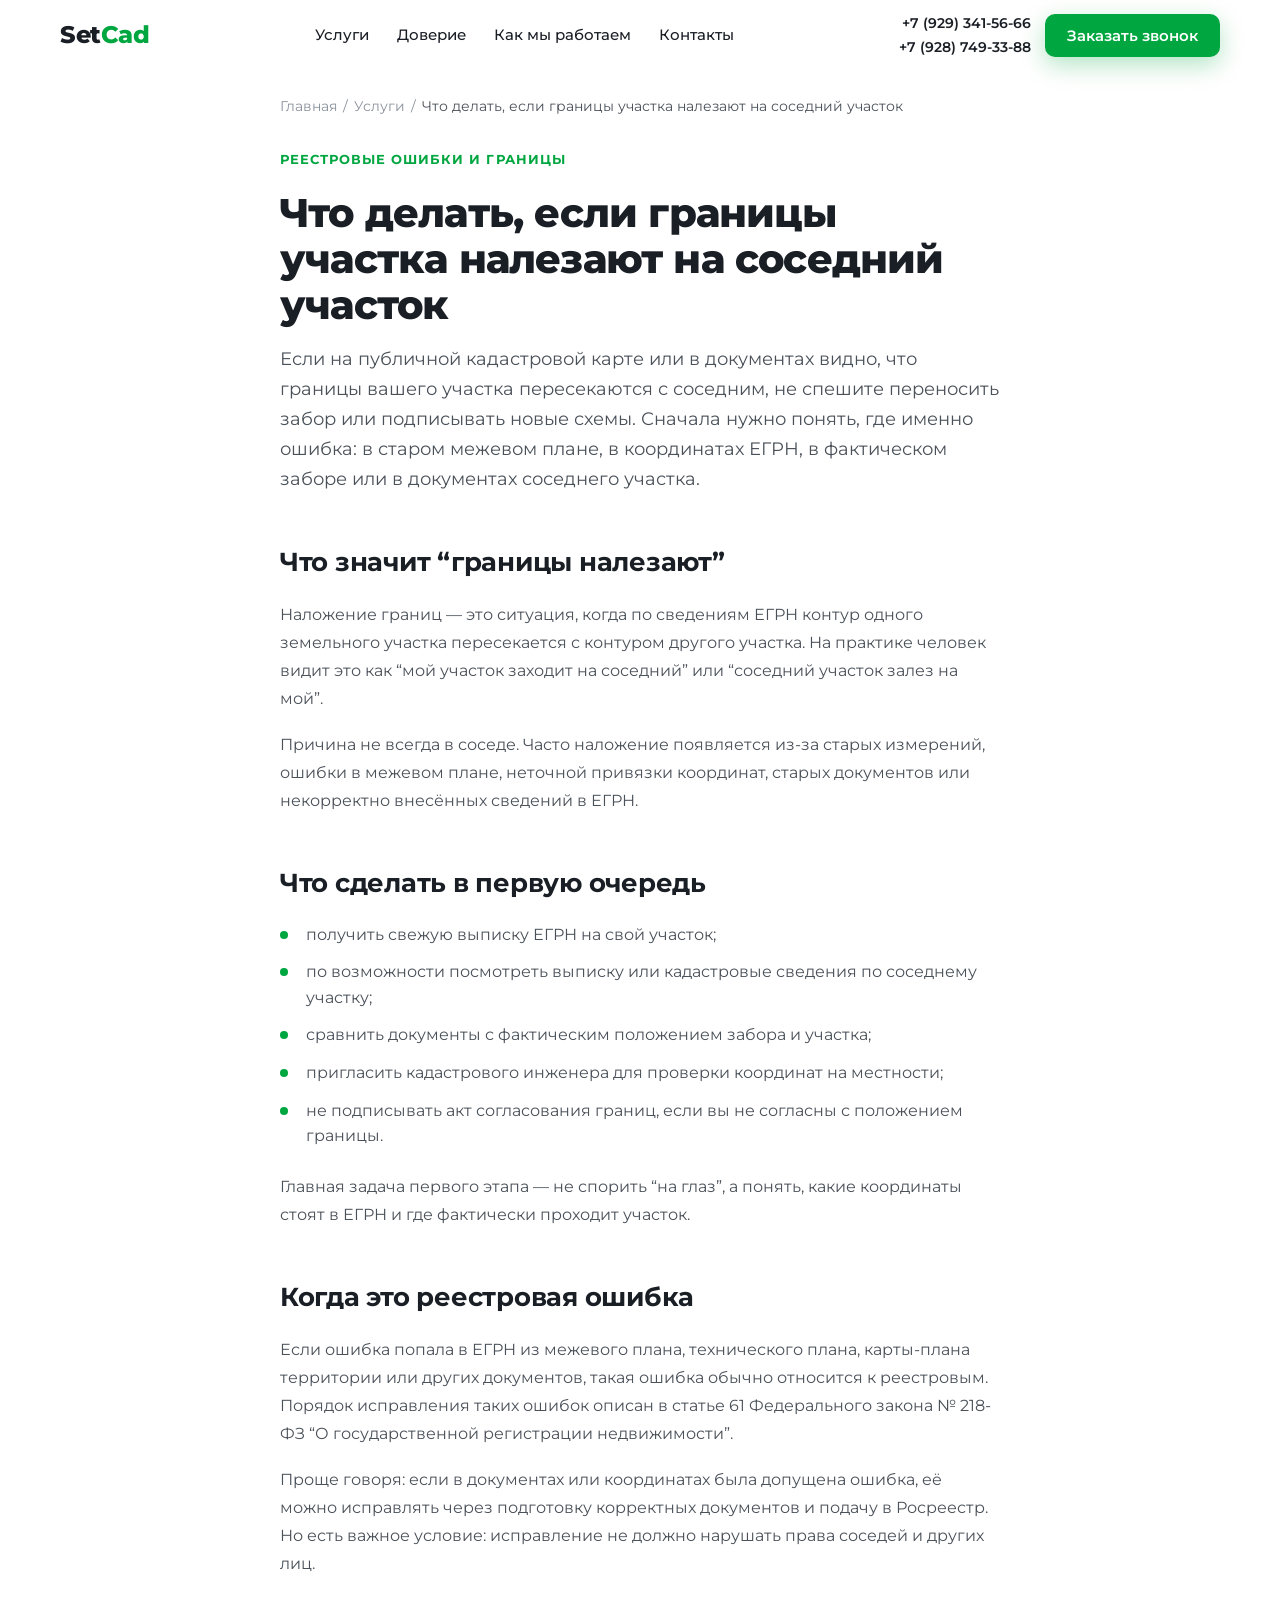
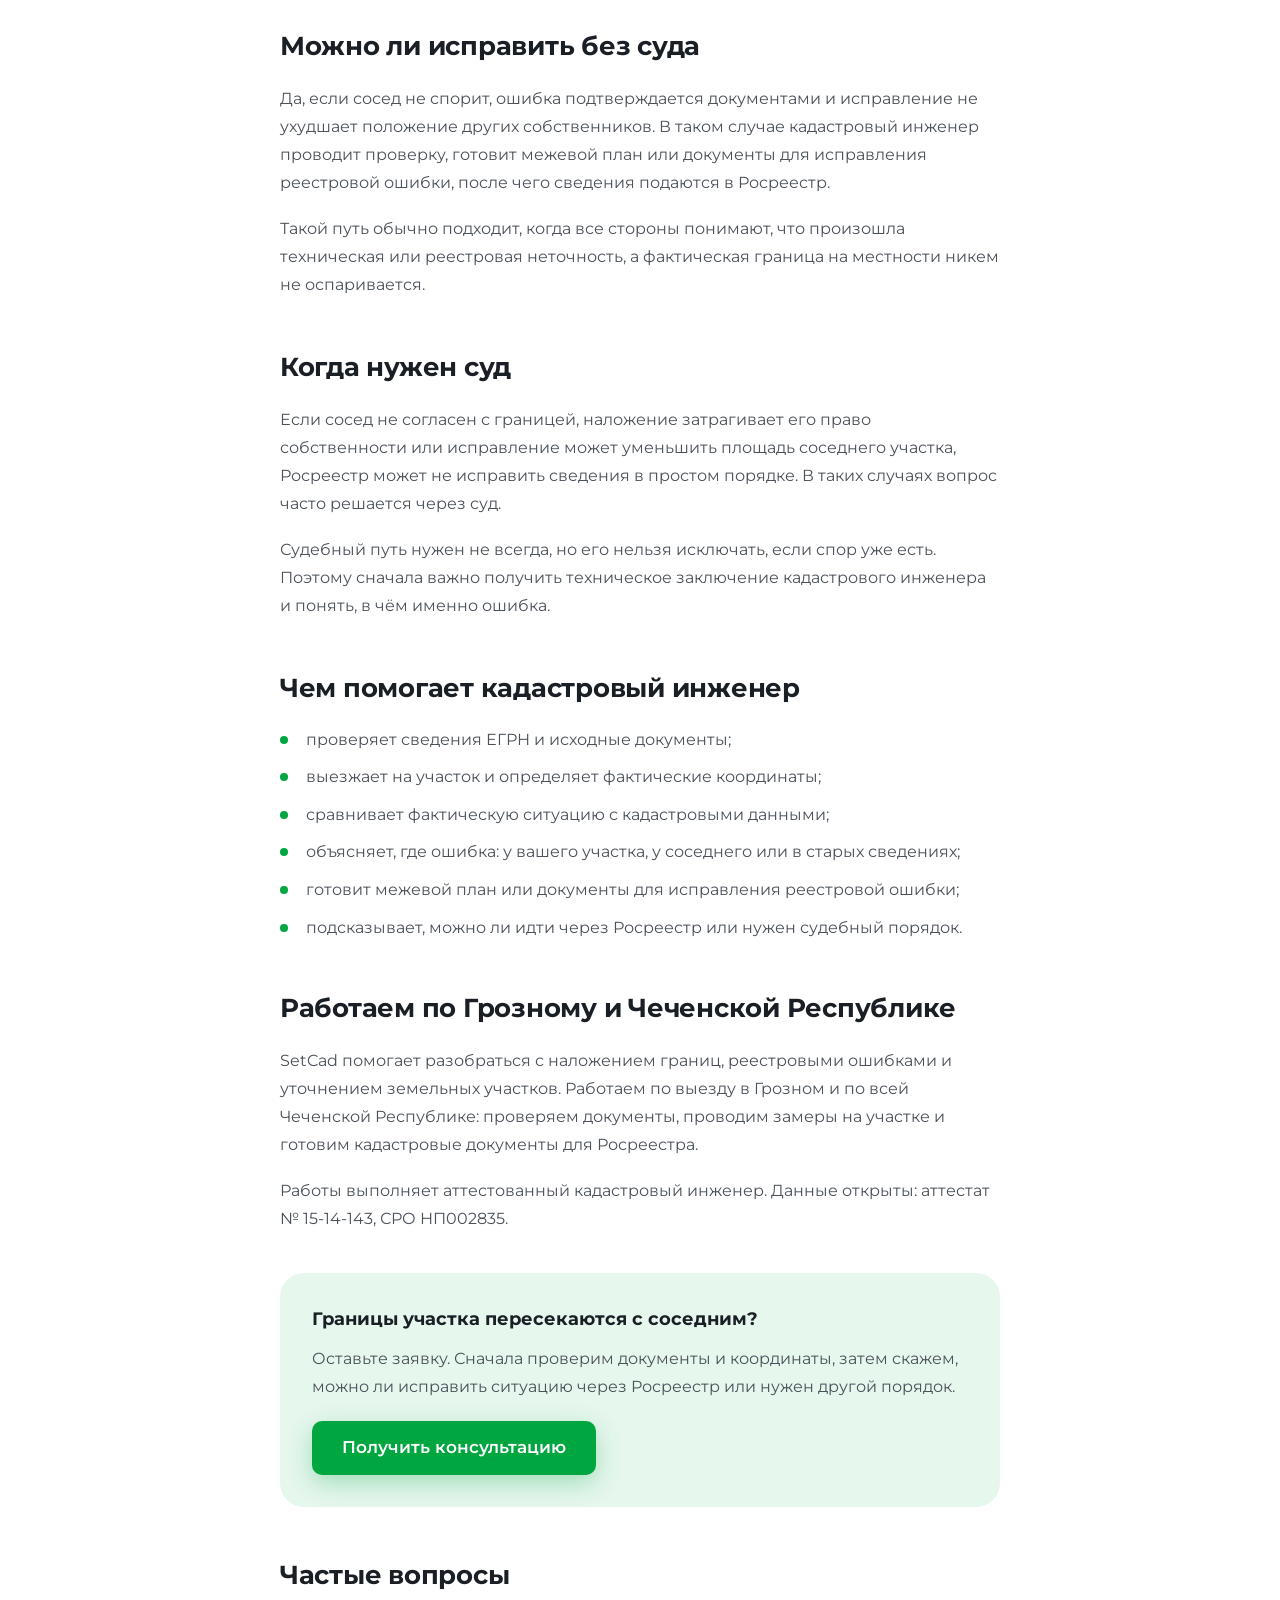
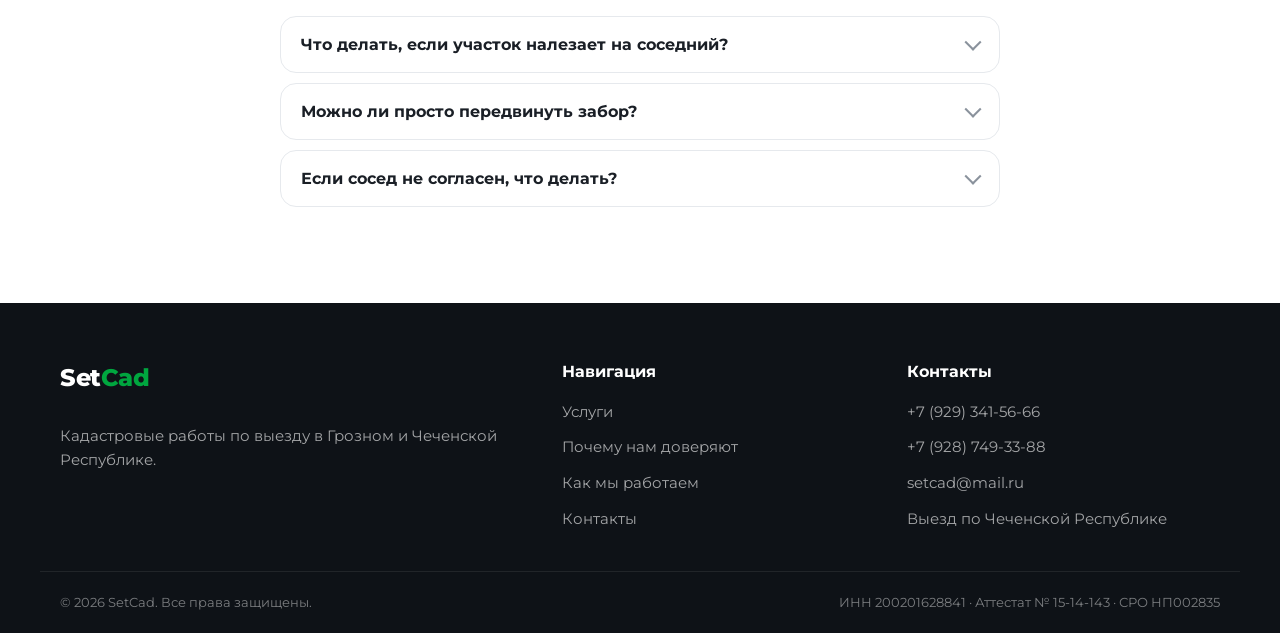
<file: articles/granitsy-uchastka-nalezayut-na-sosedniy/index.html>
<!DOCTYPE html>
<html lang="ru">
<head>
    <meta charset="UTF-8">
    <meta name="viewport" content="width=device-width, initial-scale=1.0">
    <meta name="description" content="Что делать, если границы участка налезают на соседний участок: как проверить наложение, когда нужна реестровая ошибка, межевой план или суд. SetCad, выезд по Чеченской Республике.">
    <meta name="keywords" content="границы участка налезают на соседний участок, наложение границ участка, реестровая ошибка ЕГРН, исправить границы участка Грозный, кадастровый инженер Грозный">
    <meta name="theme-color" content="#00A63F">
    <meta property="og:title" content="Что делать, если границы участка налезают на соседний участок | SetCad">
    <meta property="og:description" content="Разбираем наложение границ: как проверить ошибку, какие документы нужны и когда вопрос решается через кадастрового инженера, Росреестр или суд.">
    <meta property="og:type" content="article">
    <meta property="og:url" content="https://setcad.ru/articles/granitsy-uchastka-nalezayut-na-sosedniy/">
    <meta property="og:image" content="https://setcad.ru/og-image.jpg">
    <meta property="og:locale" content="ru_RU">
    <link rel="canonical" href="https://setcad.ru/articles/granitsy-uchastka-nalezayut-na-sosedniy/">
    <meta name="robots" content="index, follow">
    <title>Что делать, если границы участка налезают на соседний участок | SetCad</title>
    <link rel="icon" href="/favicon.ico" sizes="any">
    <link rel="icon" type="image/svg+xml" href="/favicon.svg">
    <link rel="icon" type="image/png" sizes="192x192" href="/favicon-192.png">
    <link rel="apple-touch-icon" href="/apple-touch-icon.png">
    <link rel="preconnect" href="https://fonts.googleapis.com">
    <link rel="preconnect" href="https://fonts.gstatic.com" crossorigin>
    <link href="https://fonts.googleapis.com/css2?family=Montserrat:wght@400;500;600;700;800;900&display=swap" rel="stylesheet">
    <link rel="stylesheet" href="../../styles.v2.css?v=20260704-price">

    <script type="application/ld+json">
    {
        "@context": "https://schema.org",
        "@type": "Article",
        "headline": "Что делать, если границы участка налезают на соседний участок",
        "description": "Что делать при наложении границ земельных участков: проверка ЕГРН, выезд кадастрового инженера, межевой план, исправление реестровой ошибки или обращение в суд.",
        "author": { "@type": "Organization", "name": "SetCad", "url": "https://setcad.ru/" },
        "publisher": {
            "@type": "Organization",
            "name": "SetCad",
            "logo": { "@type": "ImageObject", "url": "https://setcad.ru/favicon.svg" }
        },
        "mainEntityOfPage": "https://setcad.ru/articles/granitsy-uchastka-nalezayut-na-sosedniy/",
        "datePublished": "2026-07-05",
        "dateModified": "2026-07-05",
        "inLanguage": "ru-RU"
    }
    </script>

    <script type="application/ld+json">
    {
        "@context": "https://schema.org",
        "@type": "BreadcrumbList",
        "itemListElement": [
            { "@type": "ListItem", "position": 1, "name": "Главная", "item": "https://setcad.ru/" },
            { "@type": "ListItem", "position": 2, "name": "Статьи", "item": "https://setcad.ru/articles/" },
            { "@type": "ListItem", "position": 3, "name": "Что делать, если границы участка налезают на соседний участок", "item": "https://setcad.ru/articles/granitsy-uchastka-nalezayut-na-sosedniy/" }
        ]
    }
    </script>

    <script type="application/ld+json">
    {
        "@context": "https://schema.org",
        "@type": "FAQPage",
        "mainEntity": [
            {
                "@type": "Question",
                "name": "Что делать, если границы участка налезают на соседний участок?",
                "acceptedAnswer": {
                    "@type": "Answer",
                    "text": "Сначала нужно проверить сведения ЕГРН и провести кадастровую съемку. Если наложение связано с реестровой ошибкой и нет спора с соседом, кадастровый инженер готовит документы для исправления. Если исправление затрагивает права соседа или есть спор, вопрос обычно решается через суд."
                }
            },
            {
                "@type": "Question",
                "name": "Можно ли исправить наложение границ без суда?",
                "acceptedAnswer": {
                    "@type": "Answer",
                    "text": "Да, если ошибка подтверждается документами и исправление не нарушает права соседей. В таком случае готовят межевой план или документы об исправлении реестровой ошибки и подают их в Росреестр."
                }
            },
            {
                "@type": "Question",
                "name": "Нужно ли вызывать кадастрового инженера?",
                "acceptedAnswer": {
                    "@type": "Answer",
                    "text": "Да. Без проверки документов и фактических координат на местности невозможно понять, где ошибка: в вашем участке, в соседнем участке, в старом межевом плане или в сведениях ЕГРН."
                }
            }
        ]
    }
    </script>
</head>
<body>
    <header class="header" id="header">
        <div class="container header__inner">
            <a href="../../index.html" class="logo" aria-label="SetCad — на главную">
                <span class="logo__text">Set<span class="logo__accent">Cad</span></span>
            </a>

            <nav class="nav" aria-label="Основная навигация">
                <a href="../../index.html#services" class="nav__link">Услуги</a>
                <a href="../../index.html#trust" class="nav__link">Доверие</a>
                <a href="../../index.html#process" class="nav__link">Как мы работаем</a>
                <a href="../../index.html#contacts" class="nav__link">Контакты</a>
            </nav>

            <div class="header__actions">
                <div class="header__phones">
                    <a href="tel:+79293415666">+7 (929) 341-56-66</a>
                    <a href="tel:+79287493388">+7 (928) 749-33-88</a>
                </div>
                <a class="btn btn--accent" href="../../index.html#contacts">Заказать звонок</a>
            </div>
        </div>
    </header>

    <main>
        <section class="section article" id="article">
            <div class="container article__container">
                <nav class="article__breadcrumbs" aria-label="Хлебные крошки">
                    <a href="../../index.html">Главная</a>
                    <span aria-hidden="true">/</span>
                    <a href="../../index.html#services">Услуги</a>
                    <span aria-hidden="true">/</span>
                    <span aria-current="page">Что делать, если границы участка налезают на соседний участок</span>
                </nav>

                <header class="article__head">
                    <span class="section__eyebrow">Реестровые ошибки и границы</span>
                    <h1 class="article__title">Что делать, если границы участка налезают на соседний участок</h1>
                    <p class="article__lead">Если на публичной кадастровой карте или в документах видно, что границы вашего участка пересекаются с соседним, не спешите переносить забор или подписывать новые схемы. Сначала нужно понять, где именно ошибка: в старом межевом плане, в координатах ЕГРН, в фактическом заборе или в документах соседнего участка.</p>
                </header>

                <div class="article__body">
                    <h2>Что значит “границы налезают”</h2>
                    <p>Наложение границ — это ситуация, когда по сведениям ЕГРН контур одного земельного участка пересекается с контуром другого участка. На практике человек видит это как “мой участок заходит на соседний” или “соседний участок залез на мой”.</p>
                    <p>Причина не всегда в соседе. Часто наложение появляется из-за старых измерений, ошибки в межевом плане, неточной привязки координат, старых документов или некорректно внесённых сведений в ЕГРН.</p>

                    <h2>Что сделать в первую очередь</h2>
                    <ul class="article__list">
                        <li>получить свежую выписку ЕГРН на свой участок;</li>
                        <li>по возможности посмотреть выписку или кадастровые сведения по соседнему участку;</li>
                        <li>сравнить документы с фактическим положением забора и участка;</li>
                        <li>пригласить кадастрового инженера для проверки координат на местности;</li>
                        <li>не подписывать акт согласования границ, если вы не согласны с положением границы.</li>
                    </ul>
                    <p>Главная задача первого этапа — не спорить “на глаз”, а понять, какие координаты стоят в ЕГРН и где фактически проходит участок.</p>

                    <h2>Когда это реестровая ошибка</h2>
                    <p>Если ошибка попала в ЕГРН из межевого плана, технического плана, карты-плана территории или других документов, такая ошибка обычно относится к реестровым. Порядок исправления таких ошибок описан в статье 61 Федерального закона № 218-ФЗ “О государственной регистрации недвижимости”.</p>
                    <p>Проще говоря: если в документах или координатах была допущена ошибка, её можно исправлять через подготовку корректных документов и подачу в Росреестр. Но есть важное условие: исправление не должно нарушать права соседей и других лиц.</p>

                    <h2>Можно ли исправить без суда</h2>
                    <p>Да, если сосед не спорит, ошибка подтверждается документами и исправление не ухудшает положение других собственников. В таком случае кадастровый инженер проводит проверку, готовит межевой план или документы для исправления реестровой ошибки, после чего сведения подаются в Росреестр.</p>
                    <p>Такой путь обычно подходит, когда все стороны понимают, что произошла техническая или реестровая неточность, а фактическая граница на местности никем не оспаривается.</p>

                    <h2>Когда нужен суд</h2>
                    <p>Если сосед не согласен с границей, наложение затрагивает его право собственности или исправление может уменьшить площадь соседнего участка, Росреестр может не исправить сведения в простом порядке. В таких случаях вопрос часто решается через суд.</p>
                    <p>Судебный путь нужен не всегда, но его нельзя исключать, если спор уже есть. Поэтому сначала важно получить техническое заключение кадастрового инженера и понять, в чём именно ошибка.</p>

                    <h2>Чем помогает кадастровый инженер</h2>
                    <ul class="article__list">
                        <li>проверяет сведения ЕГРН и исходные документы;</li>
                        <li>выезжает на участок и определяет фактические координаты;</li>
                        <li>сравнивает фактическую ситуацию с кадастровыми данными;</li>
                        <li>объясняет, где ошибка: у вашего участка, у соседнего или в старых сведениях;</li>
                        <li>готовит межевой план или документы для исправления реестровой ошибки;</li>
                        <li>подсказывает, можно ли идти через Росреестр или нужен судебный порядок.</li>
                    </ul>

                    <h2>Работаем по Грозному и Чеченской Республике</h2>
                    <p>SetCad помогает разобраться с наложением границ, реестровыми ошибками и уточнением земельных участков. Работаем по выезду в Грозном и по всей Чеченской Республике: проверяем документы, проводим замеры на участке и готовим кадастровые документы для Росреестра.</p>
                    <p>Работы выполняет аттестованный кадастровый инженер. Данные открыты: аттестат № 15-14-143, СРО НП002835.</p>

                    <div class="article__cta">
                        <h3>Границы участка пересекаются с соседним?</h3>
                        <p>Оставьте заявку. Сначала проверим документы и координаты, затем скажем, можно ли исправить ситуацию через Росреестр или нужен другой порядок.</p>
                        <a href="../../index.html#contacts" class="btn btn--accent btn--lg">Получить консультацию</a>
                    </div>

                    <h2>Частые вопросы</h2>

                    <div class="faq">
                        <div class="faq__item">
                            <button type="button" class="faq__question" aria-expanded="false">Что делать, если участок налезает на соседний?</button>
                            <div class="faq__answer-wrap">
                                <div class="faq__answer">
                                    <p>Нужно проверить сведения ЕГРН, документы на участок и фактические координаты на местности. После этого кадастровый инженер определит, можно ли исправить ошибку через межевой план и Росреестр или потребуется судебный порядок.</p>
                                </div>
                            </div>
                        </div>

                        <div class="faq__item">
                            <button type="button" class="faq__question" aria-expanded="false">Можно ли просто передвинуть забор?</button>
                            <div class="faq__answer-wrap">
                                <div class="faq__answer">
                                    <p>Нет, начинать с переноса забора рискованно. Сначала нужно понять, где по документам и координатам проходит граница. Иначе можно только усилить спор с соседом.</p>
                                </div>
                            </div>
                        </div>

                        <div class="faq__item">
                            <button type="button" class="faq__question" aria-expanded="false">Если сосед не согласен, что делать?</button>
                            <div class="faq__answer-wrap">
                                <div class="faq__answer">
                                    <p>Если есть спор о праве или исправление затрагивает интересы соседа, вопрос часто решается через суд. Но перед этим полезно получить техническую проверку кадастрового инженера, чтобы понимать причину наложения.</p>
                                </div>
                            </div>
                        </div>
                    </div>
                </div>
            </div>
        </section>
    </main>

    <footer class="footer" id="contacts">
        <div class="container footer__inner">
            <div class="footer__col footer__col--brand">
                <a href="../../index.html" class="logo logo--footer" aria-label="SetCad — на главную">
                    <span class="logo__text">Set<span class="logo__accent">Cad</span></span>
                </a>
                <p class="footer__tagline">Кадастровые работы по выезду в Грозном и Чеченской Республике.</p>
            </div>

            <nav class="footer__col" aria-label="Разделы">
                <h4>Навигация</h4>
                <a href="../../index.html#services">Услуги</a>
                <a href="../../index.html#trust">Почему нам доверяют</a>
                <a href="../../index.html#process">Как мы работаем</a>
                <a href="../../index.html#contacts">Контакты</a>
            </nav>

            <div class="footer__col">
                <h4>Контакты</h4>
                <a href="tel:+79293415666">+7 (929) 341-56-66</a>
                <a href="tel:+79287493388">+7 (928) 749-33-88</a>
                <a href="mailto:setcad@mail.ru">setcad@mail.ru</a>
                <p>Выезд по Чеченской Республике</p>
            </div>
        </div>
        <div class="footer__bottom">
            <div class="container footer__bottom-inner">
                <span>© <span id="year"></span> SetCad. Все права защищены.</span>
                <span>ИНН 200201628841 · Аттестат №&nbsp;15-14-143 · СРО НП002835</span>
            </div>
        </div>
    </footer>

    <a href="../../index.html#contacts" class="float-cta" aria-label="Заказать звонок">
        <svg viewBox="0 0 24 24" width="24" height="24" fill="none" stroke="currentColor" stroke-width="2" stroke-linecap="round" stroke-linejoin="round"><path d="M21 11.5a8.38 8.38 0 01-.9 3.8 8.5 8.5 0 01-7.6 4.7 8.38 8.38 0 01-3.8-.9L3 21l1.9-5.7a8.38 8.38 0 01-.9-3.8 8.5 8.5 0 014.7-7.6 8.38 8.38 0 013.8-.9h.5a8.48 8.48 0 018 8v.5z"/></svg>
    </a>
    <a href="../../index.html#contacts" class="float-cta-text">Получить консультацию</a>

    <script>
        document.getElementById('year').textContent = new Date().getFullYear();

        const header = document.getElementById('header');
        const updateHeader = () => header.classList.toggle('is-scrolled', window.scrollY > 8);
        window.addEventListener('scroll', updateHeader, { passive: true });
        updateHeader();

        const floatButtons = document.querySelectorAll('.float-cta, .float-cta-text');
        const showFloatButtons = () => {
            const shouldShow = window.scrollY > 400;
            floatButtons.forEach(btn => btn.classList.toggle('is-visible', shouldShow));
        };
        window.addEventListener('scroll', showFloatButtons, { passive: true });
        showFloatButtons();

        document.querySelectorAll('.faq__question').forEach(btn => {
            btn.addEventListener('click', () => {
                const item = btn.closest('.faq__item');
                const isOpen = item.classList.contains('is-open');
                item.classList.toggle('is-open', !isOpen);
                btn.setAttribute('aria-expanded', String(!isOpen));
            });
        });
    </script>
</body>
</html>
</file>
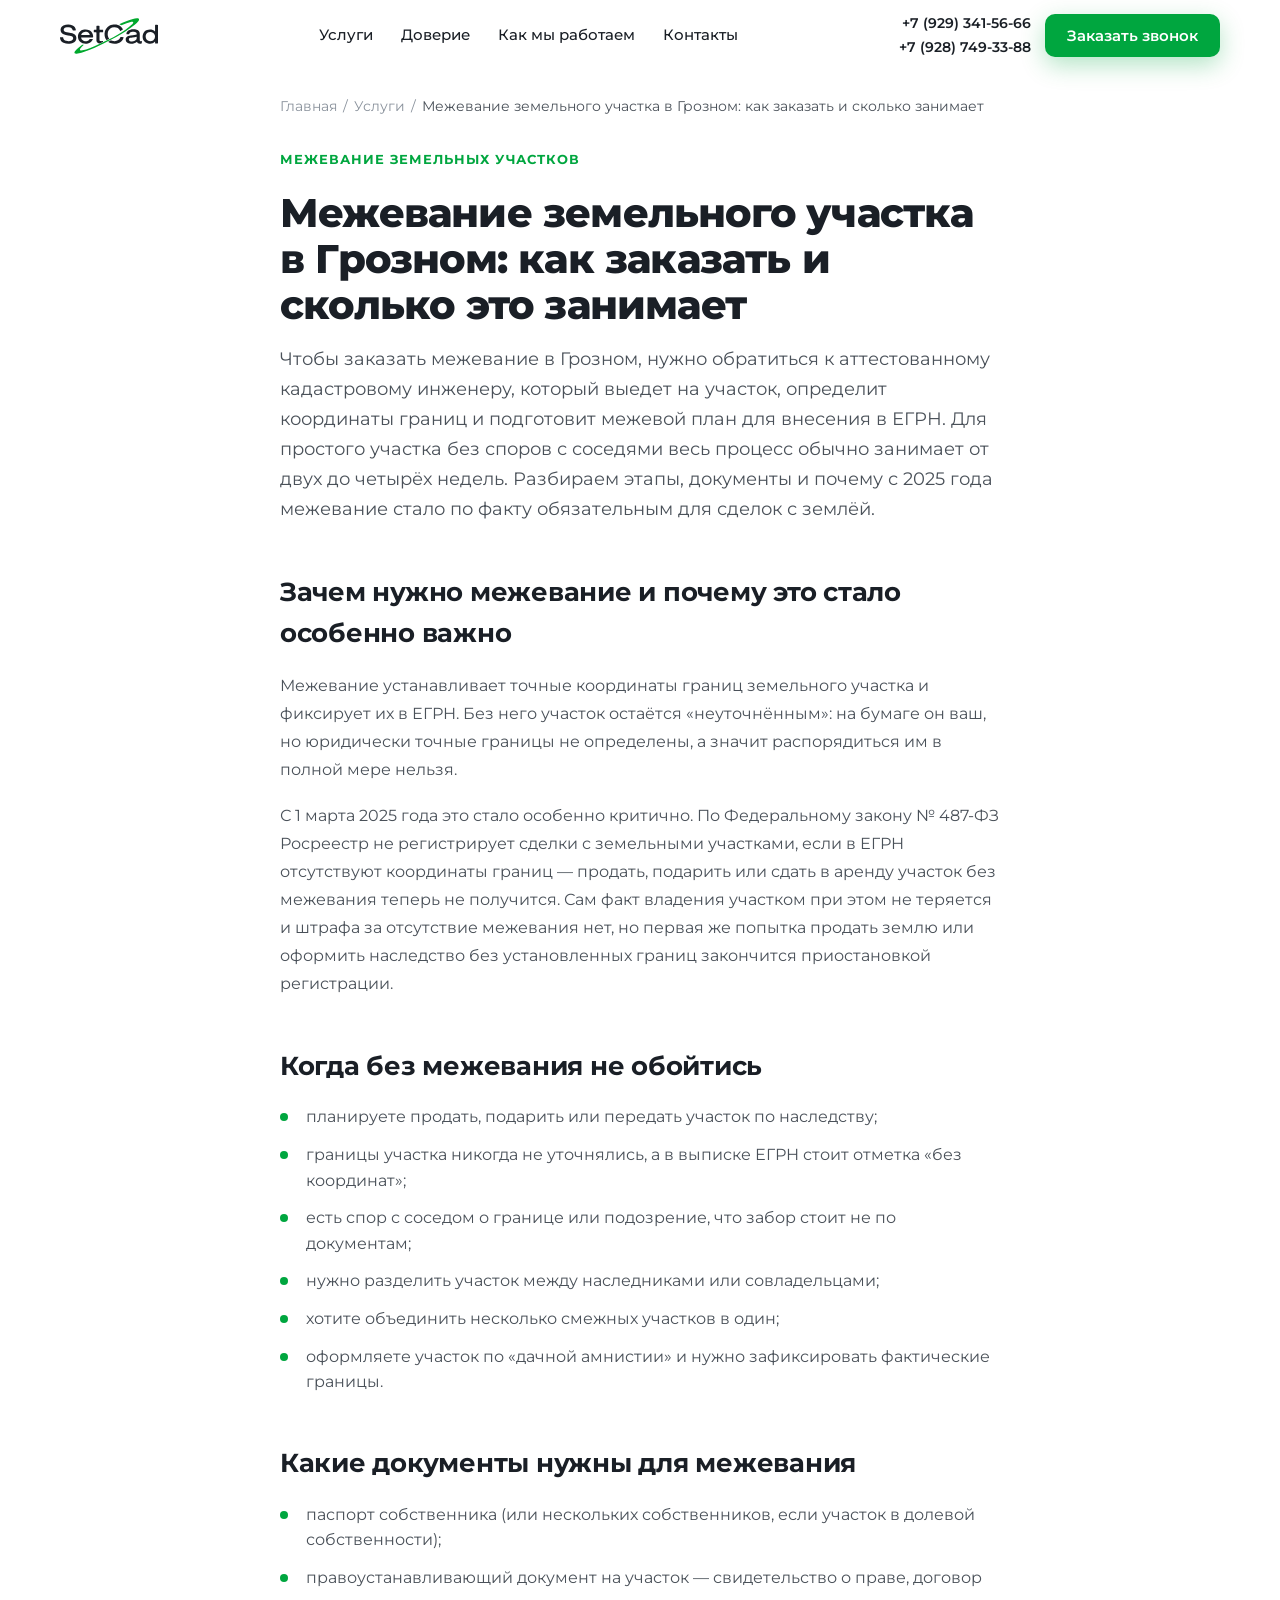
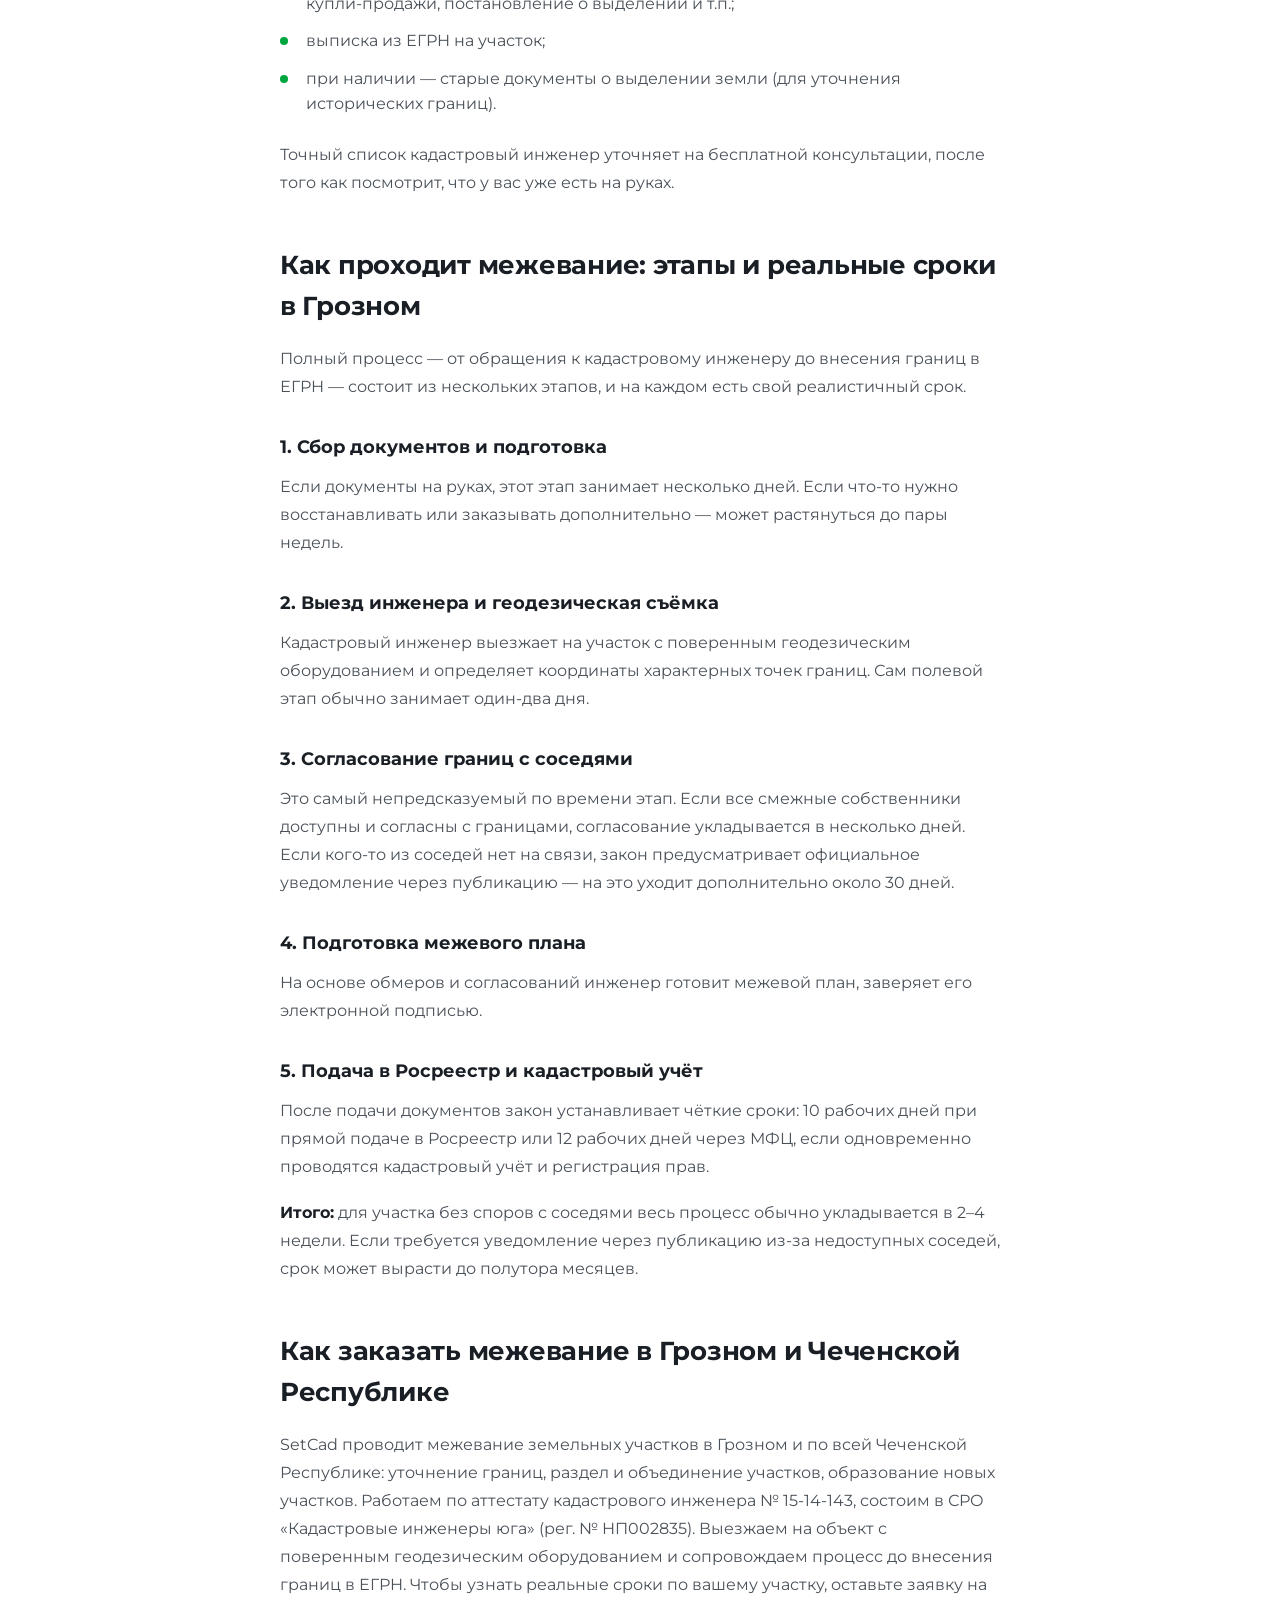
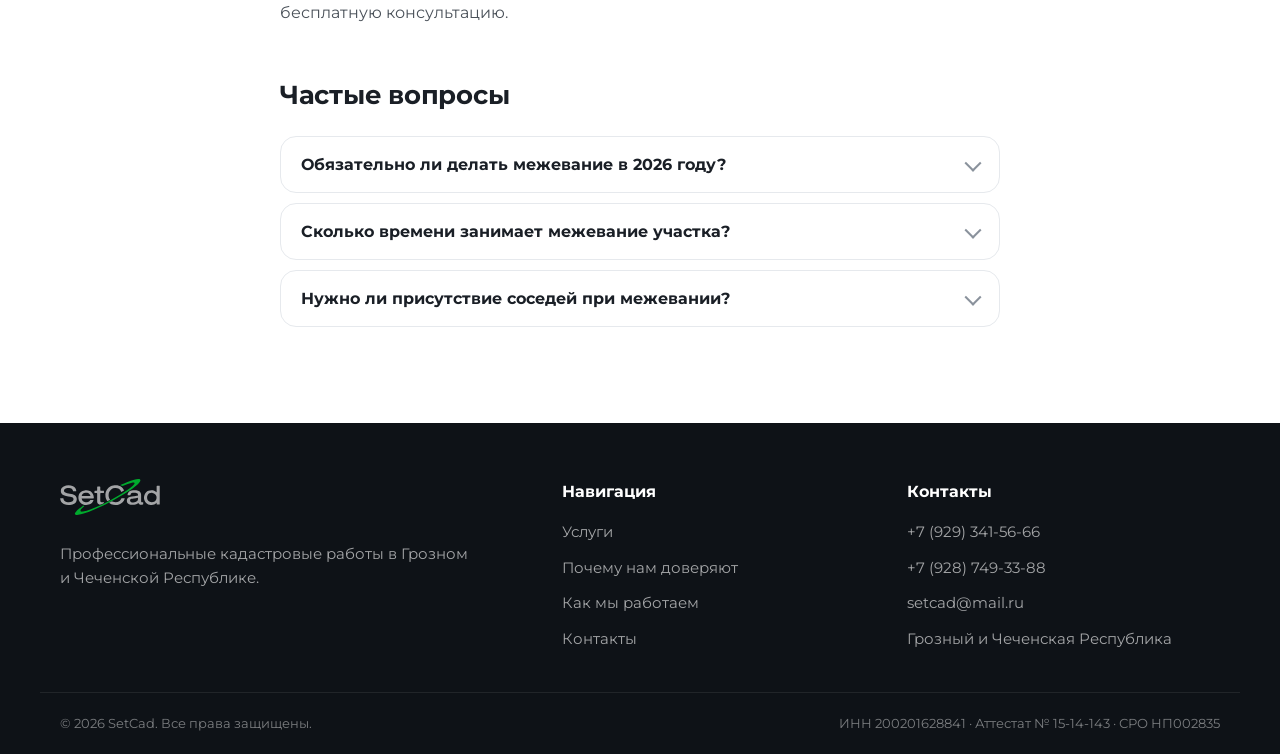
<file: articles/mezhevanie-kak-zakazat/index.html>
﻿<!DOCTYPE html>
<html lang="ru">
<head>
    <meta charset="UTF-8">
    <meta name="viewport" content="width=device-width, initial-scale=1.0">
    <meta name="description" content="Как заказать межевание земельного участка в Грозном и сколько это занимает: этапы, документы, реальные сроки и почему с 2025 года межевание стало обязательным для сделок с землёй.">
    <meta name="keywords" content="межевание земельного участка, заказать межевание Грозный, межевание Чечня, сроки межевания, межевой план">
    <meta name="theme-color" content="#00A63F">
    <meta property="og:title" content="Межевание земельного участка в Грозном: как заказать и сколько это занимает | SetCad">
    <meta property="og:description" content="Этапы межевания, документы, реальные сроки и почему с 2025 года межевание обязательно для сделок с землёй.">
    <meta property="og:type" content="article">
    <meta property="og:url" content="https://setcad.ru/articles/mezhevanie-kak-zakazat/">
    <meta property="og:image" content="https://setcad.ru/og-image.jpg">
    <meta property="og:locale" content="ru_RU">
    <link rel="canonical" href="https://setcad.ru/articles/mezhevanie-kak-zakazat/">
    <meta name="robots" content="index, follow">
    <title>Межевание земельного участка в Грозном: как заказать и сколько занимает — SetCad</title>
    <link rel="icon" href="/favicon.ico" sizes="any">
    <link rel="icon" type="image/svg+xml" href="/favicon.svg">
    <link rel="icon" type="image/png" sizes="192x192" href="/favicon-192.png">
    <link rel="apple-touch-icon" href="/apple-touch-icon.png">
    <link rel="preconnect" href="https://fonts.googleapis.com">
    <link rel="preconnect" href="https://fonts.gstatic.com" crossorigin>
    <link href="https://fonts.googleapis.com/css2?family=Montserrat:wght@400;500;600;700;800;900&display=swap" rel="stylesheet">
    <link rel="stylesheet" href="../../styles.v2.css?v=20260704-works">

    <script type="application/ld+json">
    {
        "@context": "https://schema.org",
        "@type": "Article",
        "headline": "Межевание земельного участка в Грозном: как заказать и сколько это занимает",
        "description": "Этапы межевания, документы, реальные сроки и почему с 2025 года межевание обязательно для сделок с землёй.",
        "author": { "@type": "Organization", "name": "SetCad", "url": "https://setcad.ru/" },
        "publisher": {
            "@type": "Organization",
            "name": "SetCad",
            "logo": { "@type": "ImageObject", "url": "https://setcad.ru/favicon.svg" }
        },
        "mainEntityOfPage": "https://setcad.ru/articles/mezhevanie-kak-zakazat/",
        "datePublished": "2026-06-27",
        "dateModified": "2026-06-27",
        "inLanguage": "ru-RU"
    }
    </script>

    <script type="application/ld+json">
    {
        "@context": "https://schema.org",
        "@type": "BreadcrumbList",
        "itemListElement": [
            { "@type": "ListItem", "position": 1, "name": "Главная", "item": "https://setcad.ru/" },
            { "@type": "ListItem", "position": 2, "name": "Статьи", "item": "https://setcad.ru/articles/" },
            { "@type": "ListItem", "position": 3, "name": "Межевание земельного участка в Грозном: как заказать и сколько занимает", "item": "https://setcad.ru/articles/mezhevanie-kak-zakazat/" }
        ]
    }
    </script>

    <script type="application/ld+json">
    {
        "@context": "https://schema.org",
        "@type": "FAQPage",
        "mainEntity": [
            {
                "@type": "Question",
                "name": "Обязательно ли делать межевание в 2026 году?",
                "acceptedAnswer": {
                    "@type": "Answer",
                    "text": "С 1 марта 2025 года межевание фактически стало обязательным условием для сделок с землёй. По Федеральному закону № 487-ФЗ Росреестр не регистрирует продажу, дарение или аренду участка, если в ЕГРН отсутствуют координаты границ. Само владение участком при этом не теряется, но распорядиться им без межевания нельзя."
                }
            },
            {
                "@type": "Question",
                "name": "Сколько времени занимает межевание участка?",
                "acceptedAnswer": {
                    "@type": "Answer",
                    "text": "Для участка без споров с соседями весь процесс обычно занимает от 2 до 4 недель с момента выезда инженера до внесения границ в ЕГРН. Если кого-то из смежных собственников нет на связи и требуется официальное уведомление через газету, срок может увеличиться на 30 дней."
                }
            },
            {
                "@type": "Question",
                "name": "Нужно ли присутствие соседей при межевании?",
                "acceptedAnswer": {
                    "@type": "Answer",
                    "text": "Нужно их согласие на установленные границы, но не обязательно личное присутствие при замерах. Согласование можно провести индивидуально, на общем собрании или, если соседей не получается найти, через официальную публикацию — это предусмотренный законом способ уведомления."
                }
            }
        ]
    }
    </script>
</head>
<body>

    <header class="header" id="header">
        <div class="container header__inner">
            <a href="../../index.html" class="logo logo--full" aria-label="SetCad — на главную">
                <svg class="logo__full" viewBox="0 0 946 342" xmlns="http://www.w3.org/2000/svg" role="img" aria-label="SetCad" width="120" height="44">
                    <path d="M508.745 198.441C449.857 230.426 390.442 260.52 329.367 287.244C289.226 304.808 248.633 321.22 206.361 333.053C190.327 337.541 174.18 341.706 157.3 341.302C150.827 341.147 144.181 340.582 140.673 334.259C137.106 327.828 141.081 322.211 144.576 317.223C154.531 303.018 167.759 292.011 181.054 281.132C190.858 273.111 201.29 265.886 211.173 257.994C217.102 253.26 222.436 253.684 228.552 256.327C228.688 258.7 226.724 259.475 225.462 260.625C216.594 268.708 207.652 276.71 200.087 286.087C197.042 289.862 194.238 293.794 192.708 298.468C190.739 304.48 192.754 308.024 198.789 309.767C205.148 311.604 211.401 310.26 217.588 309.183C240.992 305.109 263.263 297.122 285.457 288.961C348.43 265.805 408.79 236.894 468.188 205.865C524.052 176.683 578.778 145.562 630.735 109.796C651.324 95.6237 671.479 80.8251 689.676 63.5647C694.036 59.4297 698.279 55.2002 701.903 50.3904C703.311 48.5219 704.555 46.5714 705.342 44.3337C707.7 37.6289 705.8 34.0464 698.811 32.8161C692.565 31.7164 686.575 33.7509 680.631 35.1514C654.086 41.4055 628.816 51.367 604.221 62.9067C595.615 66.9447 588.22 69.1732 580.297 62.212C578.282 60.4417 575.393 59.6669 572.984 58.4739C573.36 56.1594 575.087 55.9366 576.326 55.3691C617.545 36.4879 659.264 18.8892 703.156 7.05387C715.687 3.67512 728.365 0.815929 741.402 0.0681263C741.735 0.0490533 742.069 -0.0168356 742.399 0.00403936C749.021 0.422923 756.231 -0.135792 760.115 6.78596C763.965 13.6477 760.432 19.7987 756.78 25.3995C747.011 40.3801 733.743 52.1418 720.133 63.3968C682.165 94.7932 640.968 121.519 598.732 146.744C569.131 164.423 539.368 181.807 508.745 198.441Z" fill="#00A92D"/>
                    <path d="M33.7177 236.8C13.5264 227.101 2.69941 211.232 0.232134 189.477C-0.456011 183.41 0.0909486 182.707 5.98083 182.669C12.6466 182.626 19.3133 182.693 25.9784 182.615C28.4737 182.585 30.1912 183.2 30.4235 186.054C31.9235 204.484 43.4717 213.907 60.1449 217.749C77.984 221.859 95.8988 222.011 112.969 214.125C123.114 209.439 128.232 198.813 126.092 188.61C124.568 181.342 119.63 177.158 113.249 174.38C101.686 169.346 89.2725 167.593 77.0061 165.354C62.4283 162.692 47.7954 160.281 34.056 154.383C12.7971 145.256 3.24372 129.184 6.12794 106.304C8.23402 89.5979 17.7819 77.3991 32.6279 70.4838C61.851 56.8714 91.9631 56.0401 121.677 68.786C140.135 76.7035 149.967 91.8495 152.509 111.753C153.016 115.726 151.983 117.643 147.534 117.469C140.545 117.196 133.534 117.259 126.541 117.464C123.488 117.554 121.921 116.638 121.453 113.523C119.32 99.3288 110.216 91.6072 96.9948 88.3913C82.5011 84.8657 67.9026 84.8518 53.6044 89.5502C44.3377 92.5952 37.5284 98.2069 36.0158 108.619C34.9024 116.283 37.2344 122.398 43.7438 126.762C50.5497 131.324 58.3973 132.976 66.1988 134.757C83.5615 138.72 101.342 140.668 118.503 145.61C125.586 147.65 132.314 150.462 138.558 154.416C164.429 170.8 161.318 208.236 145.44 224.817C134.634 236.102 121.049 241.401 106.128 243.78C81.5604 247.696 57.3474 246.965 33.7177 236.8Z" fill="currentColor"/>
                    <path d="M943.877 64.1611C945.723 65.8575 945.49 67.7558 945.49 69.5639C945.499 125.21 945.451 180.856 945.565 236.501C945.575 241.14 943.988 242.684 939.441 242.424C933.628 242.092 927.77 242.081 921.956 242.392C917.427 242.634 916.014 240.755 916.316 236.534C916.551 233.253 916.363 229.942 916.363 225.049C896.926 246.206 873.472 248.567 848.525 243.856C831.801 240.698 818.461 231.638 808.476 217.768C788.924 190.61 793.129 148.733 816.654 125.407C838.37 103.874 890.512 98.1031 915.343 126.818C916.572 125.146 916.075 123.3 916.079 121.624C916.118 104.297 916.221 86.9685 916.007 69.6442C915.951 65.0948 917.337 63.3989 921.989 63.6512C929.131 64.0386 936.302 63.8849 943.877 64.1611ZM897.192 213.356C911.733 202.832 918.551 184.055 914.413 165.929C910.058 146.852 896.954 135.11 876.558 132.008C857.468 129.104 839.135 137.22 831.072 152.143C821.555 169.757 823.781 193.676 836.224 207.501C850.066 222.881 876.868 225.656 897.192 213.356Z" fill="currentColor"/>
                    <path d="M722.29 132.028C710.518 129.479 699.067 129.478 687.672 131.479C677.236 133.312 669.922 139.015 667.927 149.914C667.326 153.199 665.667 153.993 662.827 153.911C656.17 153.718 649.514 153.509 642.856 153.42C639.932 153.381 639.308 152.202 639.658 149.347C642.162 128.901 654.965 115.203 677.934 110.047C698.368 105.46 718.921 105.689 739.167 111.574C758.625 117.231 768.5 130.307 768.629 150.473C768.753 169.794 768.658 189.116 768.675 208.438C768.685 219.734 772.06 222.638 783.019 220.169C787.22 219.222 788.942 219.989 788.678 224.527C788.418 229.01 788.586 233.519 788.587 238.016C788.587 240.207 788.01 241.903 785.555 242.492C776.941 244.559 768.347 246.294 759.421 244.301C750.42 242.292 744.774 236.867 742.718 228.339C740.929 227.717 740.282 228.658 739.564 229.267C722.837 243.436 702.983 246.439 681.978 245.588C672.206 245.193 662.783 243.448 653.982 239.118C638.946 231.721 631.787 218.789 633.19 201.036C634.449 185.114 643.738 175.27 658.185 169.854C672.251 164.581 687.135 164.051 701.875 162.783C710.652 162.028 719.518 161.859 728.079 159.543C732.872 158.247 738.088 157.066 739.027 150.862C739.952 144.749 736.764 138.713 731.02 135.417C728.408 133.918 725.636 132.789 722.29 132.028ZM674.59 220.469C690.239 225.105 705.673 224.011 720.276 217.128C737.24 209.133 741.687 196.79 738.27 178.509C725.234 182.885 711.605 183.307 698.138 184.851C690.72 185.701 683.209 186.058 676.072 188.528C669.349 190.855 664.349 194.815 663.676 202.528C662.956 210.782 666.352 216.674 674.59 220.469Z" fill="currentColor"/>
                    <path d="M300.115 127.272C314.048 141.841 318.739 159.478 319.428 178.668C319.586 183.068 317.913 184.397 313.604 184.38C278.96 184.247 244.316 184.3 209.671 184.31C203.231 184.312 202.953 184.685 204.438 190.785C208.436 207.203 221.546 218.731 238.641 220.695C246.786 221.631 254.861 221.522 262.831 219.026C271.451 216.326 278.444 211.563 283.056 203.743C284.798 200.79 286.935 199.65 290.337 199.727C298.786 199.917 307.242 199.789 316.935 199.789C314.668 206.959 311.808 212.624 308.073 217.833C298.525 231.149 285.399 239.243 269.678 243.087C252.146 247.375 234.678 246.665 217.494 241.077C191.859 232.742 174.645 209.791 172.954 182.88C171.5 159.739 177.651 139.798 195.491 124.215C206.272 114.799 219.091 110.061 233.071 108.215C249.883 105.995 266.251 107.482 281.891 114.542C288.663 117.599 294.46 122.017 300.115 127.272ZM237.15 131.261C222.534 133.819 211.396 140.945 205.887 155.298C203.651 161.125 204.304 162.014 210.46 162.019C233.954 162.038 257.448 162.022 280.942 162.015C281.941 162.014 282.94 161.97 283.94 161.944C286.352 161.88 287.134 160.773 286.543 158.375C285.317 153.405 282.942 149.039 279.642 145.22C268.545 132.373 254.091 129.323 237.15 131.261Z" fill="currentColor"/>
                    <path d="M503.168 62.6344C532.93 57.4866 560.686 60.2675 585.011 79.3323C593.524 86.0045 599.969 94.4191 604.648 104.217C606.272 107.62 606.313 109.834 602.453 111.818C596.39 114.933 590.572 118.542 584.76 122.119C581.966 123.838 580.35 123.596 579.175 120.316C570.071 94.8973 544.44 85.0017 520.43 86.656C507.358 87.5567 495.158 90.8208 484.533 98.7655C470.71 109.101 463.322 123.253 460.74 140.04C457.688 159.88 460.811 178.48 472.535 195.207C472.993 195.86 473.217 196.677 473.935 198.273C465.851 202.305 457.937 206.415 449.861 210.178C447.479 211.288 446.449 208.662 445.345 207.122C437.437 196.092 432.586 183.758 430.534 170.41C425.383 136.903 433.673 107.611 458.861 84.1323C471.217 72.6141 486.271 66.0642 503.168 62.6344Z" fill="currentColor"/>
                    <path d="M391.3 220.314C397.543 221.09 403.33 220.793 409.134 219.932C411.062 219.647 413.938 218.692 414.42 221.885C414.817 224.506 415.812 227.7 412.316 229.351C402.679 233.905 393.26 239.046 383.316 242.793C373.289 246.572 356.935 236.393 353.112 224.925C351.683 220.638 351.054 216.216 351.064 211.664C351.116 187.835 350.964 164.006 351.18 140.18C351.224 135.328 349.677 133.623 344.908 133.948C340.097 134.276 335.245 133.95 330.417 134.093C326.763 134.201 325.288 132.564 325.398 128.994C325.531 124.665 325.608 120.324 325.443 115.999C325.282 111.802 327.193 110.474 331.185 110.679C336.004 110.926 340.857 110.521 345.675 110.786C349.741 111.009 351.291 109.666 351.167 105.428C350.898 96.2715 351.257 87.0965 351.003 77.9388C350.88 73.5314 352.055 71.503 356.864 71.7754C362.842 72.1139 368.865 72.0148 374.852 71.7456C379.128 71.5534 380.839 72.9828 380.717 77.4418C380.467 86.5994 380.889 95.777 380.572 104.93C380.407 109.693 382.224 110.972 386.685 110.817C394.674 110.538 402.682 110.865 410.676 110.688C414.334 110.607 415.818 111.935 415.662 115.617C415.472 120.108 415.454 124.62 415.657 129.11C415.828 132.898 414.094 134.072 410.574 134.021C402.411 133.903 394.243 134.098 386.082 133.937C382.041 133.858 380.559 135.35 380.588 139.496C380.746 161.99 380.624 184.486 380.703 206.98C380.73 214.865 383.325 218.053 391.3 220.314Z" fill="currentColor"/>
                    <path d="M484.783 238.773C477.147 235.764 470.338 232.13 463.446 226.358C468.978 223.411 473.909 221.149 478.458 218.281C485.949 213.557 492.529 212.619 501.766 216C521.692 223.292 542.063 222.339 560.756 210.682C570.042 204.892 576.74 196.621 580.746 186.43C582.14 182.884 584.054 181.579 587.794 181.749C594.44 182.051 601.106 181.875 607.762 182.009C613.278 182.12 613.934 182.981 612.333 188.31C604.161 215.526 586.02 233.008 559.138 241.135C534.364 248.624 509.57 247.589 484.783 238.773Z" fill="currentColor"/>
                </svg>
            </a>

            <nav class="nav" id="nav" aria-label="Основная навигация">
                <a href="../../index.html#services" class="nav__link">Услуги</a>
                <a href="../../index.html#trust" class="nav__link">Доверие</a>
                <a href="../../index.html#process" class="nav__link">Как мы работаем</a>
                <a href="../../index.html#contacts" class="nav__link">Контакты</a>
            </nav>

            <div class="header__actions">
                <div class="header__phones">
                    <a href="tel:+79293415666">+7 (929) 341-56-66</a>
                    <a href="tel:+79287493388">+7 (928) 749-33-88</a>
                </div>
                <button class="btn btn--accent" data-modal-open>Заказать звонок</button>
                <button class="burger" id="burger" aria-label="Открыть меню" aria-expanded="false" aria-controls="nav">
                    <span></span><span></span><span></span>
                </button>
            </div>
        </div>
    </header>

    <main>
        <section class="section article" id="article">
            <div class="container article__container">

                <nav class="article__breadcrumbs" aria-label="Хлебные крошки">
                    <a href="../../index.html">Главная</a>
                    <span aria-hidden="true">/</span>
                    <a href="../../index.html#services">Услуги</a>
                    <span aria-hidden="true">/</span>
                    <span aria-current="page">Межевание земельного участка в Грозном: как заказать и сколько занимает</span>
                </nav>

                <header class="article__head">
                    <span class="section__eyebrow">Межевание земельных участков</span>
                    <h1 class="article__title">Межевание земельного участка в Грозном: как заказать и сколько это занимает</h1>
                    <p class="article__lead">Чтобы заказать межевание в Грозном, нужно обратиться к аттестованному кадастровому инженеру, который выедет на участок, определит координаты границ и подготовит межевой план для внесения в ЕГРН. Для простого участка без споров с соседями весь процесс обычно занимает от двух до четырёх недель. Разбираем этапы, документы и почему с 2025 года межевание стало по факту обязательным для сделок с землёй.</p>
                </header>

                <div class="article__body">

                    <h2>Зачем нужно межевание и почему это стало особенно важно</h2>
                    <p>Межевание устанавливает точные координаты границ земельного участка и фиксирует их в ЕГРН. Без него участок остаётся «неуточнённым»: на бумаге он ваш, но юридически точные границы не определены, а значит распорядиться им в полной мере нельзя.</p>
                    <p>С 1 марта 2025 года это стало особенно критично. По Федеральному закону № 487-ФЗ Росреестр не регистрирует сделки с земельными участками, если в ЕГРН отсутствуют координаты границ — продать, подарить или сдать в аренду участок без межевания теперь не получится. Сам факт владения участком при этом не теряется и штрафа за отсутствие межевания нет, но первая же попытка продать землю или оформить наследство без установленных границ закончится приостановкой регистрации.</p>

                    <h2>Когда без межевания не обойтись</h2>
                    <ul class="article__list">
                        <li>планируете продать, подарить или передать участок по наследству;</li>
                        <li>границы участка никогда не уточнялись, а в выписке ЕГРН стоит отметка «без координат»;</li>
                        <li>есть спор с соседом о границе или подозрение, что забор стоит не по документам;</li>
                        <li>нужно разделить участок между наследниками или совладельцами;</li>
                        <li>хотите объединить несколько смежных участков в один;</li>
                        <li>оформляете участок по «дачной амнистии» и нужно зафиксировать фактические границы.</li>
                    </ul>

                    <h2>Какие документы нужны для межевания</h2>
                    <ul class="article__list">
                        <li>паспорт собственника (или нескольких собственников, если участок в долевой собственности);</li>
                        <li>правоустанавливающий документ на участок — свидетельство о праве, договор купли-продажи, постановление о выделении и т.п.;</li>
                        <li>выписка из ЕГРН на участок;</li>
                        <li>при наличии — старые документы о выделении земли (для уточнения исторических границ).</li>
                    </ul>
                    <p>Точный список кадастровый инженер уточняет на бесплатной консультации, после того как посмотрит, что у вас уже есть на руках.</p>

                    <h2>Как проходит межевание: этапы и реальные сроки в Грозном</h2>
                    <p>Полный процесс — от обращения к кадастровому инженеру до внесения границ в ЕГРН — состоит из нескольких этапов, и на каждом есть свой реалистичный срок.</p>

                    <h3>1. Сбор документов и подготовка</h3>
                    <p>Если документы на руках, этот этап занимает несколько дней. Если что-то нужно восстанавливать или заказывать дополнительно — может растянуться до пары недель.</p>

                    <h3>2. Выезд инженера и геодезическая съёмка</h3>
                    <p>Кадастровый инженер выезжает на участок с поверенным геодезическим оборудованием и определяет координаты характерных точек границ. Сам полевой этап обычно занимает один-два дня.</p>

                    <h3>3. Согласование границ с соседями</h3>
                    <p>Это самый непредсказуемый по времени этап. Если все смежные собственники доступны и согласны с границами, согласование укладывается в несколько дней. Если кого-то из соседей нет на связи, закон предусматривает официальное уведомление через публикацию — на это уходит дополнительно около 30 дней.</p>

                    <h3>4. Подготовка межевого плана</h3>
                    <p>На основе обмеров и согласований инженер готовит межевой план, заверяет его электронной подписью.</p>

                    <h3>5. Подача в Росреестр и кадастровый учёт</h3>
                    <p>После подачи документов закон устанавливает чёткие сроки: 10 рабочих дней при прямой подаче в Росреестр или 12 рабочих дней через МФЦ, если одновременно проводятся кадастровый учёт и регистрация прав.</p>

                    <p><strong>Итого:</strong> для участка без споров с соседями весь процесс обычно укладывается в 2–4 недели. Если требуется уведомление через публикацию из-за недоступных соседей, срок может вырасти до полутора месяцев.</p>

                    <h2>Как заказать межевание в Грозном и Чеченской Республике</h2>
                    <p>SetCad проводит межевание земельных участков в Грозном и по всей Чеченской Республике: уточнение границ, раздел и объединение участков, образование новых участков. Работаем по аттестату кадастрового инженера № 15-14-143, состоим в СРО «Кадастровые инженеры юга» (рег. № НП002835). Выезжаем на объект с поверенным геодезическим оборудованием и сопровождаем процесс до внесения границ в ЕГРН. Чтобы узнать реальные сроки по вашему участку, оставьте заявку на бесплатную консультацию.</p>

                    <h2>Частые вопросы</h2>

                    <div class="faq">
                        <div class="faq__item">
                            <button type="button" class="faq__question" aria-expanded="false">Обязательно ли делать межевание в 2026 году?</button>
                            <div class="faq__answer-wrap">
                                <div class="faq__answer">
                                    <p>С 1 марта 2025 года межевание фактически стало обязательным условием для сделок с землёй. Росреестр не регистрирует продажу, дарение или аренду участка без координат границ в ЕГРН. Само владение участком при этом не теряется, но распорядиться им без межевания нельзя.</p>
                                </div>
                            </div>
                        </div>

                        <div class="faq__item">
                            <button type="button" class="faq__question" aria-expanded="false">Сколько времени занимает межевание участка?</button>
                            <div class="faq__answer-wrap">
                                <div class="faq__answer">
                                    <p>Для участка без споров с соседями весь процесс обычно занимает от 2 до 4 недель с момента выезда инженера до внесения границ в ЕГРН. Если требуется официальное уведомление через публикацию, срок может увеличиться на 30 дней.</p>
                                </div>
                            </div>
                        </div>

                        <div class="faq__item">
                            <button type="button" class="faq__question" aria-expanded="false">Нужно ли присутствие соседей при межевании?</button>
                            <div class="faq__answer-wrap">
                                <div class="faq__answer">
                                    <p>Нужно их согласие на установленные границы, но не обязательно личное присутствие при замерах. Согласование можно провести индивидуально, на общем собрании или через официальную публикацию, если соседей не удаётся найти.</p>
                                </div>
                            </div>
                        </div>
                    </div>

                </div>
            </div>
        </section>
    </main>

    <footer class="footer" id="contacts">
        <div class="container footer__inner">
            <div class="footer__col footer__col--brand">
                <a href="../../index.html" class="logo" aria-label="SetCad — на главную">
                    <svg viewBox="0 0 946 342" width="100" height="36" xmlns="http://www.w3.org/2000/svg" role="img" aria-label="SetCad">
                        <path d="M508.745 198.441C449.857 230.426 390.442 260.52 329.367 287.244C289.226 304.808 248.633 321.22 206.361 333.053C190.327 337.541 174.18 341.706 157.3 341.302C150.827 341.147 144.181 340.582 140.673 334.259C137.106 327.828 141.081 322.211 144.576 317.223C154.531 303.018 167.759 292.011 181.054 281.132C190.858 273.111 201.29 265.886 211.173 257.994C217.102 253.26 222.436 253.684 228.552 256.327C228.688 258.7 226.724 259.475 225.462 260.625C216.594 268.708 207.652 276.71 200.087 286.087C197.042 289.862 194.238 293.794 192.708 298.468C190.739 304.48 192.754 308.024 198.789 309.767C205.148 311.604 211.401 310.26 217.588 309.183C240.992 305.109 263.263 297.122 285.457 288.961C348.43 265.805 408.79 236.894 468.188 205.865C524.052 176.683 578.778 145.562 630.735 109.796C651.324 95.6237 671.479 80.8251 689.676 63.5647C694.036 59.4297 698.279 55.2002 701.903 50.3904C703.311 48.5219 704.555 46.5714 705.342 44.3337C707.7 37.6289 705.8 34.0464 698.811 32.8161C692.565 31.7164 686.575 33.7509 680.631 35.1514C654.086 41.4055 628.816 51.367 604.221 62.9067C595.615 66.9447 588.22 69.1732 580.297 62.212C578.282 60.4417 575.393 59.6669 572.984 58.4739C573.36 56.1594 575.087 55.9366 576.326 55.3691C617.545 36.4879 659.264 18.8892 703.156 7.05387C715.687 3.67512 728.365 0.815929 741.402 0.0681263C741.735 0.0490533 742.069 -0.0168356 742.399 0.00403936C749.021 0.422923 756.231 -0.135792 760.115 6.78596C763.965 13.6477 760.432 19.7987 756.78 25.3995C747.011 40.3801 733.743 52.1418 720.133 63.3968C682.165 94.7932 640.968 121.519 598.732 146.744C569.131 164.423 539.368 181.807 508.745 198.441Z" fill="#00A92D"/>
                        <path d="M33.7177 236.8C13.5264 227.101 2.69941 211.232 0.232134 189.477C-0.456011 183.41 0.0909486 182.707 5.98083 182.669C12.6466 182.626 19.3133 182.693 25.9784 182.615C28.4737 182.585 30.1912 183.2 30.4235 186.054C31.9235 204.484 43.4717 213.907 60.1449 217.749C77.984 221.859 95.8988 222.011 112.969 214.125C123.114 209.439 128.232 198.813 126.092 188.61C124.568 181.342 119.63 177.158 113.249 174.38C101.686 169.346 89.2725 167.593 77.0061 165.354C62.4283 162.692 47.7954 160.281 34.056 154.383C12.7971 145.256 3.24372 129.184 6.12794 106.304C8.23402 89.5979 17.7819 77.3991 32.6279 70.4838C61.851 56.8714 91.9631 56.0401 121.677 68.786C140.135 76.7035 149.967 91.8495 152.509 111.753C153.016 115.726 151.983 117.643 147.534 117.469C140.545 117.196 133.534 117.259 126.541 117.464C123.488 117.554 121.921 116.638 121.453 113.523C119.32 99.3288 110.216 91.6072 96.9948 88.3913C82.5011 84.8657 67.9026 84.8518 53.6044 89.5502C44.3377 92.5952 37.5284 98.2069 36.0158 108.619C34.9024 116.283 37.2344 122.398 43.7438 126.762C50.5497 131.324 58.3973 132.976 66.1988 134.757C83.5615 138.72 101.342 140.668 118.503 145.61C125.586 147.65 132.314 150.462 138.558 154.416C164.429 170.8 161.318 208.236 145.44 224.817C134.634 236.102 121.049 241.401 106.128 243.78C81.5604 247.696 57.3474 246.965 33.7177 236.8Z" fill="currentColor"/>
                        <path d="M943.877 64.1611C945.723 65.8575 945.49 67.7558 945.49 69.5639C945.499 125.21 945.451 180.856 945.565 236.501C945.575 241.14 943.988 242.684 939.441 242.424C933.628 242.092 927.77 242.081 921.956 242.392C917.427 242.634 916.014 240.755 916.316 236.534C916.551 233.253 916.363 229.942 916.363 225.049C896.926 246.206 873.472 248.567 848.525 243.856C831.801 240.698 818.461 231.638 808.476 217.768C788.924 190.61 793.129 148.733 816.654 125.407C838.37 103.874 890.512 98.1031 915.343 126.818C916.572 125.146 916.075 123.3 916.079 121.624C916.118 104.297 916.221 86.9685 916.007 69.6442C915.951 65.0948 917.337 63.3989 921.989 63.6512C929.131 64.0386 936.302 63.8849 943.877 64.1611ZM897.192 213.356C911.733 202.832 918.551 184.055 914.413 165.929C910.058 146.852 896.954 135.11 876.558 132.008C857.468 129.104 839.135 137.22 831.072 152.143C821.555 169.757 823.781 193.676 836.224 207.501C850.066 222.881 876.868 225.656 897.192 213.356Z" fill="currentColor"/>
                        <path d="M722.29 132.028C710.518 129.479 699.067 129.478 687.672 131.479C677.236 133.312 669.922 139.015 667.927 149.914C667.326 153.199 665.667 153.993 662.827 153.911C656.17 153.718 649.514 153.509 642.856 153.42C639.932 153.381 639.308 152.202 639.658 149.347C642.162 128.901 654.965 115.203 677.934 110.047C698.368 105.46 718.921 105.689 739.167 111.574C758.625 117.231 768.5 130.307 768.629 150.473C768.753 169.794 768.658 189.116 768.675 208.438C768.685 219.734 772.06 222.638 783.019 220.169C787.22 219.222 788.942 219.989 788.678 224.527C788.418 229.01 788.586 233.519 788.587 238.016C788.587 240.207 788.01 241.903 785.555 242.492C776.941 244.559 768.347 246.294 759.421 244.301C750.42 242.292 744.774 236.867 742.718 228.339C740.929 227.717 740.282 228.658 739.564 229.267C722.837 243.436 702.983 246.439 681.978 245.588C672.206 245.193 662.783 243.448 653.982 239.118C638.946 231.721 631.787 218.789 633.19 201.036C634.449 185.114 643.738 175.27 658.185 169.854C672.251 164.581 687.135 164.051 701.875 162.783C710.652 162.028 719.518 161.859 728.079 159.543C732.872 158.247 738.088 157.066 739.027 150.862C739.952 144.749 736.764 138.713 731.02 135.417C728.408 133.918 725.636 132.789 722.29 132.028ZM674.59 220.469C690.239 225.105 705.673 224.011 720.276 217.128C737.24 209.133 741.687 196.79 738.27 178.509C725.234 182.885 711.605 183.307 698.138 184.851C690.72 185.701 683.209 186.058 676.072 188.528C669.349 190.855 664.349 194.815 663.676 202.528C662.956 210.782 666.352 216.674 674.59 220.469Z" fill="currentColor"/>
                        <path d="M300.115 127.272C314.048 141.841 318.739 159.478 319.428 178.668C319.586 183.068 317.913 184.397 313.604 184.38C278.96 184.247 244.316 184.3 209.671 184.31C203.231 184.312 202.953 184.685 204.438 190.785C208.436 207.203 221.546 218.731 238.641 220.695C246.786 221.631 254.861 221.522 262.831 219.026C271.451 216.326 278.444 211.563 283.056 203.743C284.798 200.79 286.935 199.65 290.337 199.727C298.786 199.917 307.242 199.789 316.935 199.789C314.668 206.959 311.808 212.624 308.073 217.833C298.525 231.149 285.399 239.243 269.678 243.087C252.146 247.375 234.678 246.665 217.494 241.077C191.859 232.742 174.645 209.791 172.954 182.88C171.5 159.739 177.651 139.798 195.491 124.215C206.272 114.799 219.091 110.061 233.071 108.215C249.883 105.995 266.251 107.482 281.891 114.542C288.663 117.599 294.46 122.017 300.115 127.272ZM237.15 131.261C222.534 133.819 211.396 140.945 205.887 155.298C203.651 161.125 204.304 162.014 210.46 162.019C233.954 162.038 257.448 162.022 280.942 162.015C281.941 162.014 282.94 161.97 283.94 161.944C286.352 161.88 287.134 160.773 286.543 158.375C285.317 153.405 282.942 149.039 279.642 145.22C268.545 132.373 254.091 129.323 237.15 131.261Z" fill="currentColor"/>
                        <path d="M503.168 62.6344C532.93 57.4866 560.686 60.2675 585.011 79.3323C593.524 86.0045 599.969 94.4191 604.648 104.217C606.272 107.62 606.313 109.834 602.453 111.818C596.39 114.933 590.572 118.542 584.76 122.119C581.966 123.838 580.35 123.596 579.175 120.316C570.071 94.8973 544.44 85.0017 520.43 86.656C507.358 87.5567 495.158 90.8208 484.533 98.7655C470.71 109.101 463.322 123.253 460.74 140.04C457.688 159.88 460.811 178.48 472.535 195.207C472.993 195.86 473.217 196.677 473.935 198.273C465.851 202.305 457.937 206.415 449.861 210.178C447.479 211.288 446.449 208.662 445.345 207.122C437.437 196.092 432.586 183.758 430.534 170.41C425.383 136.903 433.673 107.611 458.861 84.1323C471.217 72.6141 486.271 66.0642 503.168 62.6344Z" fill="currentColor"/>
                        <path d="M391.3 220.314C397.543 221.09 403.33 220.793 409.134 219.932C411.062 219.647 413.938 218.692 414.42 221.885C414.817 224.506 415.812 227.7 412.316 229.351C402.679 233.905 393.26 239.046 383.316 242.793C373.289 246.572 356.935 236.393 353.112 224.925C351.683 220.638 351.054 216.216 351.064 211.664C351.116 187.835 350.964 164.006 351.18 140.18C351.224 135.328 349.677 133.623 344.908 133.948C340.097 134.276 335.245 133.95 330.417 134.093C326.763 134.201 325.288 132.564 325.398 128.994C325.531 124.665 325.608 120.324 325.443 115.999C325.282 111.802 327.193 110.474 331.185 110.679C336.004 110.926 340.857 110.521 345.675 110.786C349.741 111.009 351.291 109.666 351.167 105.428C350.898 96.2715 351.257 87.0965 351.003 77.9388C350.88 73.5314 352.055 71.503 356.864 71.7754C362.842 72.1139 368.865 72.0148 374.852 71.7456C379.128 71.5534 380.839 72.9828 380.717 77.4418C380.467 86.5994 380.889 95.777 380.572 104.93C380.407 109.693 382.224 110.972 386.685 110.817C394.674 110.538 402.682 110.865 410.676 110.688C414.334 110.607 415.818 111.935 415.662 115.617C415.472 120.108 415.454 124.62 415.657 129.11C415.828 132.898 414.094 134.072 410.574 134.021C402.411 133.903 394.243 134.098 386.082 133.937C382.041 133.858 380.559 135.35 380.588 139.496C380.746 161.99 380.624 184.486 380.703 206.98C380.73 214.865 383.325 218.053 391.3 220.314Z" fill="currentColor"/>
                        <path d="M484.783 238.773C477.147 235.764 470.338 232.13 463.446 226.358C468.978 223.411 473.909 221.149 478.458 218.281C485.949 213.557 492.529 212.619 501.766 216C521.692 223.292 542.063 222.339 560.756 210.682C570.042 204.892 576.74 196.621 580.746 186.43C582.14 182.884 584.054 181.579 587.794 181.749C594.44 182.051 601.106 181.875 607.762 182.009C613.278 182.12 613.934 182.981 612.333 188.31C604.161 215.526 586.02 233.008 559.138 241.135C534.364 248.624 509.57 247.589 484.783 238.773Z" fill="currentColor"/>
                    </svg>
                </a>
                <p class="footer__tagline">Профессиональные кадастровые работы в&nbsp;Грозном и&nbsp;Чеченской Республике.</p>
            </div>

            <nav class="footer__col" aria-label="Разделы">
                <h4>Навигация</h4>
                <a href="../../index.html#services">Услуги</a>
                <a href="../../index.html#trust">Почему нам доверяют</a>
                <a href="../../index.html#process">Как мы работаем</a>
                <a href="../../index.html#contacts">Контакты</a>
            </nav>

            <div class="footer__col">
                <h4>Контакты</h4>
                <a href="tel:+79293415666">+7 (929) 341-56-66</a>
                <a href="tel:+79287493388">+7 (928) 749-33-88</a>
                <a href="mailto:setcad@mail.ru">setcad@mail.ru</a>
                <p>Грозный и Чеченская Республика</p>
            </div>
        </div>
        <div class="footer__bottom">
            <div class="container footer__bottom-inner">
                <span>© <span id="year"></span> SetCad. Все права защищены.</span>
                <span>ИНН 200201628841 · Аттестат №&nbsp;15-14-143 · СРО НП002835</span>
            </div>
        </div>
    </footer>

    <a href="../../index.html#contacts" class="float-cta" aria-label="Заказать звонок">
        <svg viewBox="0 0 24 24" width="24" height="24" fill="none" stroke="currentColor" stroke-width="2" stroke-linecap="round" stroke-linejoin="round"><path d="M21 11.5a8.38 8.38 0 01-.9 3.8 8.5 8.5 0 01-7.6 4.7 8.38 8.38 0 01-3.8-.9L3 21l1.9-5.7a8.38 8.38 0 01-.9-3.8 8.5 8.5 0 014.7-7.6 8.38 8.38 0 013.8-.9h.5a8.48 8.48 0 018 8v.5z"/></svg>
    </a>
    <a href="../../index.html#contacts" class="float-cta-text">Получить консультацию</a>

    <script>
        document.getElementById('year').textContent = new Date().getFullYear();

        const floatButtons = document.querySelectorAll('.float-cta, .float-cta-text');
        const showFloatButtons = () => {
            const shouldShow = window.scrollY > 400;
            floatButtons.forEach(btn => btn.classList.toggle('is-visible', shouldShow));
        };
        window.addEventListener('scroll', showFloatButtons, { passive: true });
        showFloatButtons();

        document.querySelectorAll('.faq__question').forEach(btn => {
            btn.addEventListener('click', () => {
                const item = btn.closest('.faq__item');
                const isOpen = item.classList.contains('is-open');
                item.classList.toggle('is-open', !isOpen);
                btn.setAttribute('aria-expanded', String(!isOpen));
            });
        });
    </script>
</body>
</html>
</file>
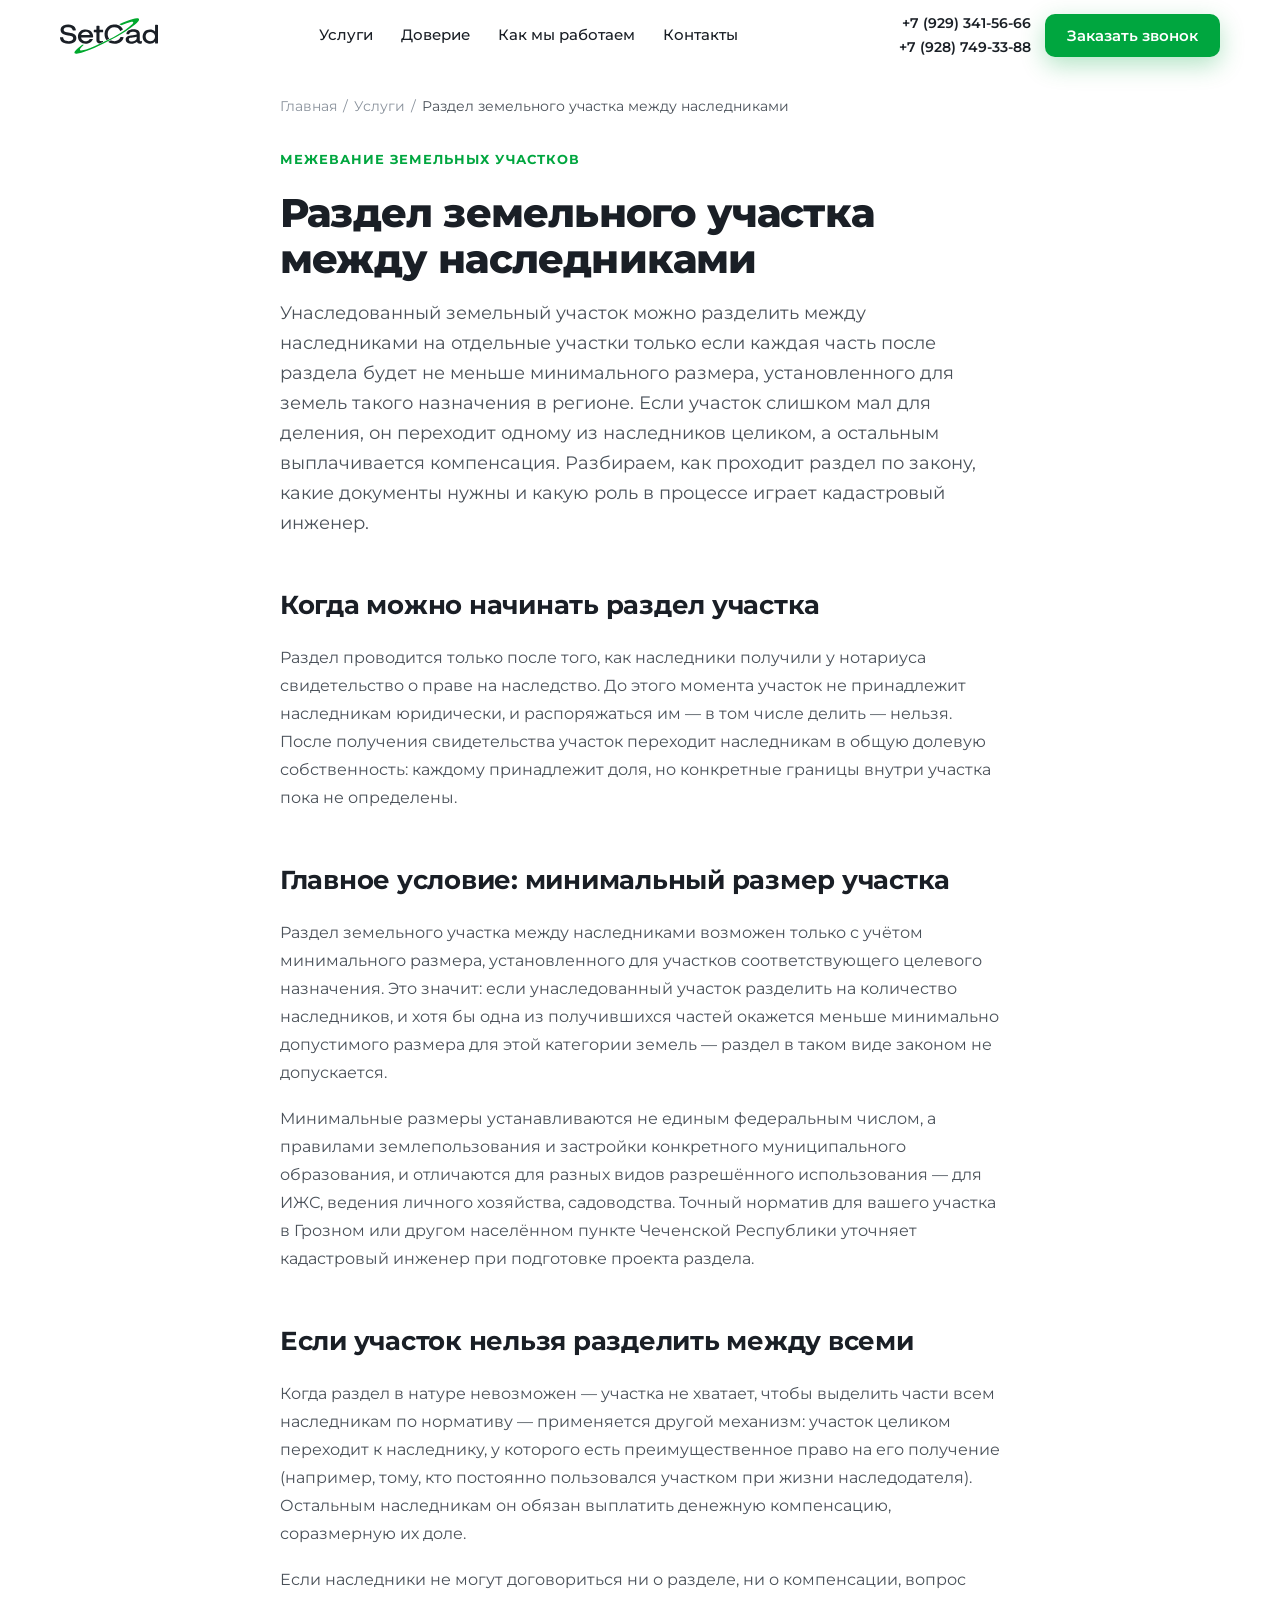
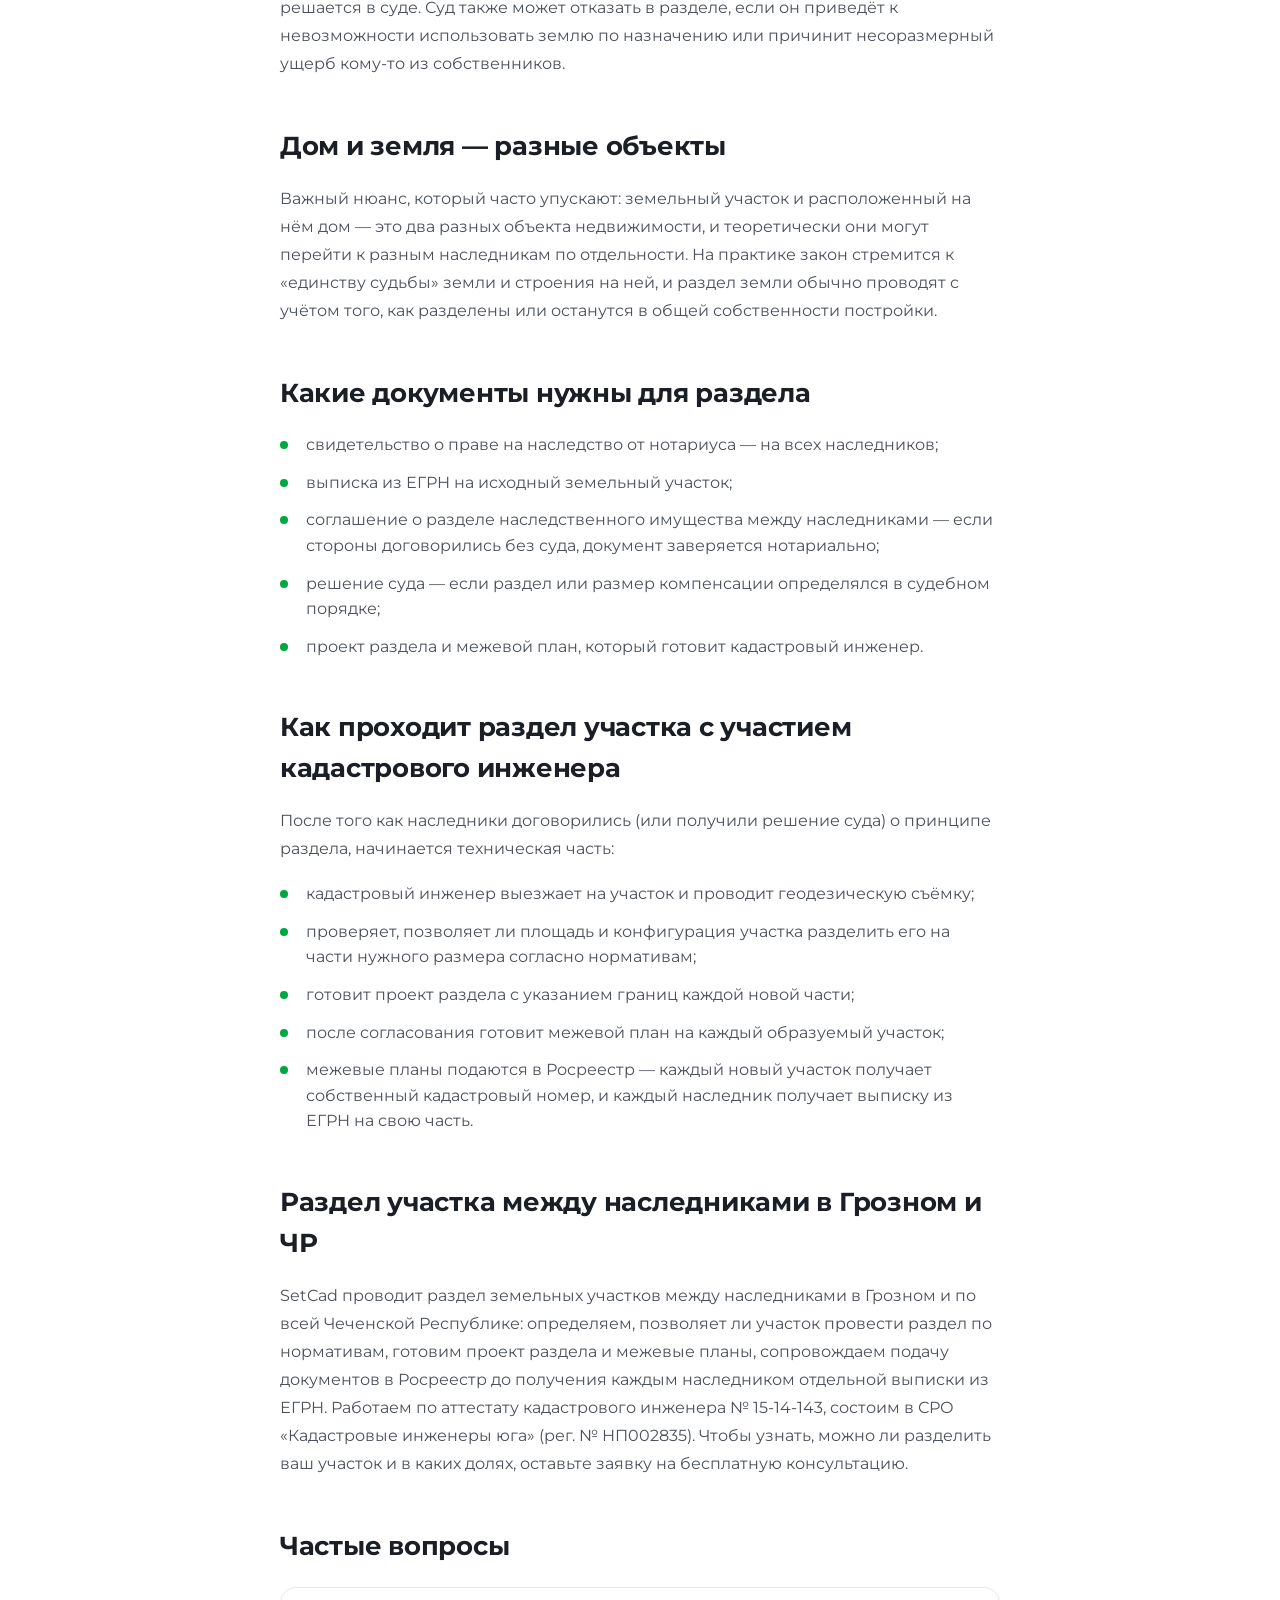
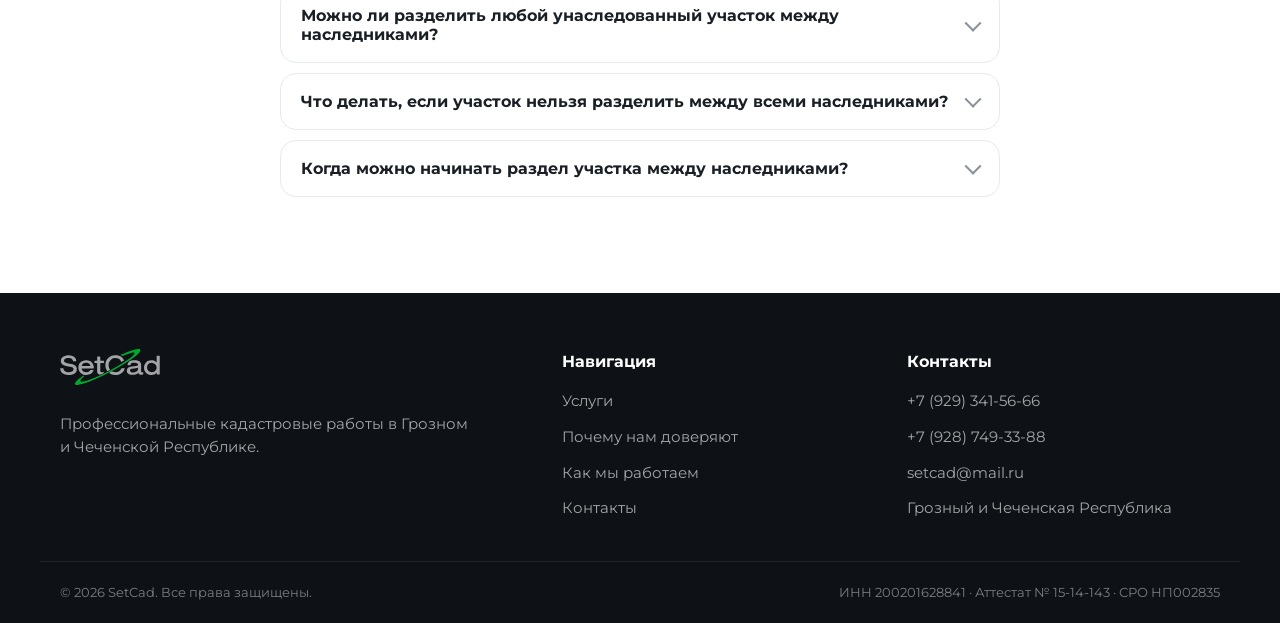
<file: articles/razdel-uchastka-mezhdu-naslednikami/index.html>
<!DOCTYPE html>
<html lang="ru">
<head>
    <meta charset="UTF-8">
    <meta name="viewport" content="width=device-width, initial-scale=1.0">
    <meta name="description" content="Как разделить земельный участок между наследниками: когда раздел возможен, что мешает разделить участок в натуре и как кадастровый инженер готовит документы для Росреестра.">
    <meta name="keywords" content="раздел земельного участка между наследниками, раздел участка по наследству, межевание для наследников, выдел доли в натуре, наследование земли Грозный">
    <meta name="theme-color" content="#00A63F">
    <meta property="og:title" content="Раздел земельного участка между наследниками | SetCad">
    <meta property="og:description" content="Когда раздел земельного участка между наследниками возможен, что мешает разделить его в натуре и как подготовить документы для Росреестра.">
    <meta property="og:type" content="article">
    <meta property="og:url" content="https://setcad.ru/articles/razdel-uchastka-mezhdu-naslednikami/">
    <meta property="og:image" content="https://setcad.ru/og-image.jpg">
    <meta property="og:locale" content="ru_RU">
    <link rel="canonical" href="https://setcad.ru/articles/razdel-uchastka-mezhdu-naslednikami/">
    <meta name="robots" content="index, follow">
    <title>Раздел земельного участка между наследниками — SetCad</title>
    <link rel="icon" href="/favicon.ico" sizes="any">
    <link rel="icon" type="image/svg+xml" href="/favicon.svg">
    <link rel="icon" type="image/png" sizes="192x192" href="/favicon-192.png">
    <link rel="apple-touch-icon" href="/apple-touch-icon.png">
    <link rel="preconnect" href="https://fonts.googleapis.com">
    <link rel="preconnect" href="https://fonts.gstatic.com" crossorigin>
    <link href="https://fonts.googleapis.com/css2?family=Montserrat:wght@400;500;600;700;800;900&display=swap" rel="stylesheet">
    <link rel="stylesheet" href="../../styles.v2.css?v=20260704-works">

    <script type="application/ld+json">
    {
        "@context": "https://schema.org",
        "@type": "Article",
        "headline": "Раздел земельного участка между наследниками",
        "description": "Когда раздел земельного участка между наследниками возможен, что мешает разделить его в натуре и как подготовить документы для Росреестра.",
        "author": { "@type": "Organization", "name": "SetCad", "url": "https://setcad.ru/" },
        "publisher": {
            "@type": "Organization",
            "name": "SetCad",
            "logo": { "@type": "ImageObject", "url": "https://setcad.ru/favicon.svg" }
        },
        "mainEntityOfPage": "https://setcad.ru/articles/razdel-uchastka-mezhdu-naslednikami/",
        "datePublished": "2026-06-29",
        "dateModified": "2026-06-29",
        "inLanguage": "ru-RU"
    }
    </script>

    <script type="application/ld+json">
    {
        "@context": "https://schema.org",
        "@type": "BreadcrumbList",
        "itemListElement": [
            { "@type": "ListItem", "position": 1, "name": "Главная", "item": "https://setcad.ru/" },
            { "@type": "ListItem", "position": 2, "name": "Статьи", "item": "https://setcad.ru/articles/" },
            { "@type": "ListItem", "position": 3, "name": "Раздел земельного участка между наследниками", "item": "https://setcad.ru/articles/razdel-uchastka-mezhdu-naslednikami/" }
        ]
    }
    </script>

    <script type="application/ld+json">
    {
        "@context": "https://schema.org",
        "@type": "FAQPage",
        "mainEntity": [
            {
                "@type": "Question",
                "name": "Можно ли разделить любой унаследованный участок между наследниками?",
                "acceptedAnswer": {
                    "@type": "Answer",
                    "text": "Нет. Раздел возможен только если каждая образуемая часть будет не меньше минимального размера, установленного для участков такого целевого назначения в конкретном регионе. Если участок слишком маленький для деления на нужное количество частей, он считается неделимым, и раздел в натуре невозможен."
                }
            },
            {
                "@type": "Question",
                "name": "Что делать, если участок нельзя разделить между всеми наследниками?",
                "acceptedAnswer": {
                    "@type": "Answer",
                    "text": "Участок целиком переходит наследнику с преимущественным правом на его получение, а остальным наследникам он выплачивает денежную компенсацию, соразмерную их доле. Если согласия нет, вопрос решается в суде."
                }
            },
            {
                "@type": "Question",
                "name": "Когда можно начинать раздел участка между наследниками?",
                "acceptedAnswer": {
                    "@type": "Answer",
                    "text": "Только после получения свидетельства о праве на наследство у нотариуса. До этого момента участок юридически не принадлежит наследникам, и раздел проводить нельзя."
                }
            }
        ]
    }
    </script>
</head>
<body>

    <header class="header" id="header">
        <div class="container header__inner">
            <a href="../../index.html" class="logo logo--full" aria-label="SetCad — на главную">
                <svg class="logo__full" viewBox="0 0 946 342" xmlns="http://www.w3.org/2000/svg" role="img" aria-label="SetCad" width="120" height="44">
                    <path d="M508.745 198.441C449.857 230.426 390.442 260.52 329.367 287.244C289.226 304.808 248.633 321.22 206.361 333.053C190.327 337.541 174.18 341.706 157.3 341.302C150.827 341.147 144.181 340.582 140.673 334.259C137.106 327.828 141.081 322.211 144.576 317.223C154.531 303.018 167.759 292.011 181.054 281.132C190.858 273.111 201.29 265.886 211.173 257.994C217.102 253.26 222.436 253.684 228.552 256.327C228.688 258.7 226.724 259.475 225.462 260.625C216.594 268.708 207.652 276.71 200.087 286.087C197.042 289.862 194.238 293.794 192.708 298.468C190.739 304.48 192.754 308.024 198.789 309.767C205.148 311.604 211.401 310.26 217.588 309.183C240.992 305.109 263.263 297.122 285.457 288.961C348.43 265.805 408.79 236.894 468.188 205.865C524.052 176.683 578.778 145.562 630.735 109.796C651.324 95.6237 671.479 80.8251 689.676 63.5647C694.036 59.4297 698.279 55.2002 701.903 50.3904C703.311 48.5219 704.555 46.5714 705.342 44.3337C707.7 37.6289 705.8 34.0464 698.811 32.8161C692.565 31.7164 686.575 33.7509 680.631 35.1514C654.086 41.4055 628.816 51.367 604.221 62.9067C595.615 66.9447 588.22 69.1732 580.297 62.212C578.282 60.4417 575.393 59.6669 572.984 58.4739C573.36 56.1594 575.087 55.9366 576.326 55.3691C617.545 36.4879 659.264 18.8892 703.156 7.05387C715.687 3.67512 728.365 0.815929 741.402 0.0681263C741.735 0.0490533 742.069 -0.0168356 742.399 0.00403936C749.021 0.422923 756.231 -0.135792 760.115 6.78596C763.965 13.6477 760.432 19.7987 756.78 25.3995C747.011 40.3801 733.743 52.1418 720.133 63.3968C682.165 94.7932 640.968 121.519 598.732 146.744C569.131 164.423 539.368 181.807 508.745 198.441Z" fill="#00A92D"/>
                    <path d="M33.7177 236.8C13.5264 227.101 2.69941 211.232 0.232134 189.477C-0.456011 183.41 0.0909486 182.707 5.98083 182.669C12.6466 182.626 19.3133 182.693 25.9784 182.615C28.4737 182.585 30.1912 183.2 30.4235 186.054C31.9235 204.484 43.4717 213.907 60.1449 217.749C77.984 221.859 95.8988 222.011 112.969 214.125C123.114 209.439 128.232 198.813 126.092 188.61C124.568 181.342 119.63 177.158 113.249 174.38C101.686 169.346 89.2725 167.593 77.0061 165.354C62.4283 162.692 47.7954 160.281 34.056 154.383C12.7971 145.256 3.24372 129.184 6.12794 106.304C8.23402 89.5979 17.7819 77.3991 32.6279 70.4838C61.851 56.8714 91.9631 56.0401 121.677 68.786C140.135 76.7035 149.967 91.8495 152.509 111.753C153.016 115.726 151.983 117.643 147.534 117.469C140.545 117.196 133.534 117.259 126.541 117.464C123.488 117.554 121.921 116.638 121.453 113.523C119.32 99.3288 110.216 91.6072 96.9948 88.3913C82.5011 84.8657 67.9026 84.8518 53.6044 89.5502C44.3377 92.5952 37.5284 98.2069 36.0158 108.619C34.9024 116.283 37.2344 122.398 43.7438 126.762C50.5497 131.324 58.3973 132.976 66.1988 134.757C83.5615 138.72 101.342 140.668 118.503 145.61C125.586 147.65 132.314 150.462 138.558 154.416C164.429 170.8 161.318 208.236 145.44 224.817C134.634 236.102 121.049 241.401 106.128 243.78C81.5604 247.696 57.3474 246.965 33.7177 236.8Z" fill="currentColor"/>
                    <path d="M943.877 64.1611C945.723 65.8575 945.49 67.7558 945.49 69.5639C945.499 125.21 945.451 180.856 945.565 236.501C945.575 241.14 943.988 242.684 939.441 242.424C933.628 242.092 927.77 242.081 921.956 242.392C917.427 242.634 916.014 240.755 916.316 236.534C916.551 233.253 916.363 229.942 916.363 225.049C896.926 246.206 873.472 248.567 848.525 243.856C831.801 240.698 818.461 231.638 808.476 217.768C788.924 190.61 793.129 148.733 816.654 125.407C838.37 103.874 890.512 98.1031 915.343 126.818C916.572 125.146 916.075 123.3 916.079 121.624C916.118 104.297 916.221 86.9685 916.007 69.6442C915.951 65.0948 917.337 63.3989 921.989 63.6512C929.131 64.0386 936.302 63.8849 943.877 64.1611ZM897.192 213.356C911.733 202.832 918.551 184.055 914.413 165.929C910.058 146.852 896.954 135.11 876.558 132.008C857.468 129.104 839.135 137.22 831.072 152.143C821.555 169.757 823.781 193.676 836.224 207.501C850.066 222.881 876.868 225.656 897.192 213.356Z" fill="currentColor"/>
                    <path d="M722.29 132.028C710.518 129.479 699.067 129.478 687.672 131.479C677.236 133.312 669.922 139.015 667.927 149.914C667.326 153.199 665.667 153.993 662.827 153.911C656.17 153.718 649.514 153.509 642.856 153.42C639.932 153.381 639.308 152.202 639.658 149.347C642.162 128.901 654.965 115.203 677.934 110.047C698.368 105.46 718.921 105.689 739.167 111.574C758.625 117.231 768.5 130.307 768.629 150.473C768.753 169.794 768.658 189.116 768.675 208.438C768.685 219.734 772.06 222.638 783.019 220.169C787.22 219.222 788.942 219.989 788.678 224.527C788.418 229.01 788.586 233.519 788.587 238.016C788.587 240.207 788.01 241.903 785.555 242.492C776.941 244.559 768.347 246.294 759.421 244.301C750.42 242.292 744.774 236.867 742.718 228.339C740.929 227.717 740.282 228.658 739.564 229.267C722.837 243.436 702.983 246.439 681.978 245.588C672.206 245.193 662.783 243.448 653.982 239.118C638.946 231.721 631.787 218.789 633.19 201.036C634.449 185.114 643.738 175.27 658.185 169.854C672.251 164.581 687.135 164.051 701.875 162.783C710.652 162.028 719.518 161.859 728.079 159.543C732.872 158.247 738.088 157.066 739.027 150.862C739.952 144.749 736.764 138.713 731.02 135.417C728.408 133.918 725.636 132.789 722.29 132.028ZM674.59 220.469C690.239 225.105 705.673 224.011 720.276 217.128C737.24 209.133 741.687 196.79 738.27 178.509C725.234 182.885 711.605 183.307 698.138 184.851C690.72 185.701 683.209 186.058 676.072 188.528C669.349 190.855 664.349 194.815 663.676 202.528C662.956 210.782 666.352 216.674 674.59 220.469Z" fill="currentColor"/>
                    <path d="M300.115 127.272C314.048 141.841 318.739 159.478 319.428 178.668C319.586 183.068 317.913 184.397 313.604 184.38C278.96 184.247 244.316 184.3 209.671 184.31C203.231 184.312 202.953 184.685 204.438 190.785C208.436 207.203 221.546 218.731 238.641 220.695C246.786 221.631 254.861 221.522 262.831 219.026C271.451 216.326 278.444 211.563 283.056 203.743C284.798 200.79 286.935 199.65 290.337 199.727C298.786 199.917 307.242 199.789 316.935 199.789C314.668 206.959 311.808 212.624 308.073 217.833C298.525 231.149 285.399 239.243 269.678 243.087C252.146 247.375 234.678 246.665 217.494 241.077C191.859 232.742 174.645 209.791 172.954 182.88C171.5 159.739 177.651 139.798 195.491 124.215C206.272 114.799 219.091 110.061 233.071 108.215C249.883 105.995 266.251 107.482 281.891 114.542C288.663 117.599 294.46 122.017 300.115 127.272ZM237.15 131.261C222.534 133.819 211.396 140.945 205.887 155.298C203.651 161.125 204.304 162.014 210.46 162.019C233.954 162.038 257.448 162.022 280.942 162.015C281.941 162.014 282.94 161.97 283.94 161.944C286.352 161.88 287.134 160.773 286.543 158.375C285.317 153.405 282.942 149.039 279.642 145.22C268.545 132.373 254.091 129.323 237.15 131.261Z" fill="currentColor"/>
                    <path d="M503.168 62.6344C532.93 57.4866 560.686 60.2675 585.011 79.3323C593.524 86.0045 599.969 94.4191 604.648 104.217C606.272 107.62 606.313 109.834 602.453 111.818C596.39 114.933 590.572 118.542 584.76 122.119C581.966 123.838 580.35 123.596 579.175 120.316C570.071 94.8973 544.44 85.0017 520.43 86.656C507.358 87.5567 495.158 90.8208 484.533 98.7655C470.71 109.101 463.322 123.253 460.74 140.04C457.688 159.88 460.811 178.48 472.535 195.207C472.993 195.86 473.217 196.677 473.935 198.273C465.851 202.305 457.937 206.415 449.861 210.178C447.479 211.288 446.449 208.662 445.345 207.122C437.437 196.092 432.586 183.758 430.534 170.41C425.383 136.903 433.673 107.611 458.861 84.1323C471.217 72.6141 486.271 66.0642 503.168 62.6344Z" fill="currentColor"/>
                    <path d="M391.3 220.314C397.543 221.09 403.33 220.793 409.134 219.932C411.062 219.647 413.938 218.692 414.42 221.885C414.817 224.506 415.812 227.7 412.316 229.351C402.679 233.905 393.26 239.046 383.316 242.793C373.289 246.572 356.935 236.393 353.112 224.925C351.683 220.638 351.054 216.216 351.064 211.664C351.116 187.835 350.964 164.006 351.18 140.18C351.224 135.328 349.677 133.623 344.908 133.948C340.097 134.276 335.245 133.95 330.417 134.093C326.763 134.201 325.288 132.564 325.398 128.994C325.531 124.665 325.608 120.324 325.443 115.999C325.282 111.802 327.193 110.474 331.185 110.679C336.004 110.926 340.857 110.521 345.675 110.786C349.741 111.009 351.291 109.666 351.167 105.428C350.898 96.2715 351.257 87.0965 351.003 77.9388C350.88 73.5314 352.055 71.503 356.864 71.7754C362.842 72.1139 368.865 72.0148 374.852 71.7456C379.128 71.5534 380.839 72.9828 380.717 77.4418C380.467 86.5994 380.889 95.777 380.572 104.93C380.407 109.693 382.224 110.972 386.685 110.817C394.674 110.538 402.682 110.865 410.676 110.688C414.334 110.607 415.818 111.935 415.662 115.617C415.472 120.108 415.454 124.62 415.657 129.11C415.828 132.898 414.094 134.072 410.574 134.021C402.411 133.903 394.243 134.098 386.082 133.937C382.041 133.858 380.559 135.35 380.588 139.496C380.746 161.99 380.624 184.486 380.703 206.98C380.73 214.865 383.325 218.053 391.3 220.314Z" fill="currentColor"/>
                    <path d="M484.783 238.773C477.147 235.764 470.338 232.13 463.446 226.358C468.978 223.411 473.909 221.149 478.458 218.281C485.949 213.557 492.529 212.619 501.766 216C521.692 223.292 542.063 222.339 560.756 210.682C570.042 204.892 576.74 196.621 580.746 186.43C582.14 182.884 584.054 181.579 587.794 181.749C594.44 182.051 601.106 181.875 607.762 182.009C613.278 182.12 613.934 182.981 612.333 188.31C604.161 215.526 586.02 233.008 559.138 241.135C534.364 248.624 509.57 247.589 484.783 238.773Z" fill="currentColor"/>
                </svg>
            </a>

            <nav class="nav" id="nav" aria-label="Основная навигация">
                <a href="../../index.html#services" class="nav__link">Услуги</a>
                <a href="../../index.html#trust" class="nav__link">Доверие</a>
                <a href="../../index.html#process" class="nav__link">Как мы работаем</a>
                <a href="../../index.html#contacts" class="nav__link">Контакты</a>
            </nav>

            <div class="header__actions">
                <div class="header__phones">
                    <a href="tel:+79293415666">+7 (929) 341-56-66</a>
                    <a href="tel:+79287493388">+7 (928) 749-33-88</a>
                </div>
                <button class="btn btn--accent" data-modal-open>Заказать звонок</button>
                <button class="burger" id="burger" aria-label="Открыть меню" aria-expanded="false" aria-controls="nav">
                    <span></span><span></span><span></span>
                </button>
            </div>
        </div>
    </header>

    <main>
        <section class="section article" id="article">
            <div class="container article__container">

                <nav class="article__breadcrumbs" aria-label="Хлебные крошки">
                    <a href="../../index.html">Главная</a>
                    <span aria-hidden="true">/</span>
                    <a href="../../index.html#services">Услуги</a>
                    <span aria-hidden="true">/</span>
                    <span aria-current="page">Раздел земельного участка между наследниками</span>
                </nav>

                <header class="article__head">
                    <span class="section__eyebrow">Межевание земельных участков</span>
                    <h1 class="article__title">Раздел земельного участка между наследниками</h1>
                    <p class="article__lead">Унаследованный земельный участок можно разделить между наследниками на отдельные участки только если каждая часть после раздела будет не меньше минимального размера, установленного для земель такого назначения в регионе. Если участок слишком мал для деления, он переходит одному из наследников целиком, а остальным выплачивается компенсация. Разбираем, как проходит раздел по закону, какие документы нужны и какую роль в процессе играет кадастровый инженер.</p>
                </header>

                <div class="article__body">

                    <h2>Когда можно начинать раздел участка</h2>
                    <p>Раздел проводится только после того, как наследники получили у нотариуса свидетельство о праве на наследство. До этого момента участок не принадлежит наследникам юридически, и распоряжаться им — в том числе делить — нельзя. После получения свидетельства участок переходит наследникам в общую долевую собственность: каждому принадлежит доля, но конкретные границы внутри участка пока не определены.</p>

                    <h2>Главное условие: минимальный размер участка</h2>
                    <p>Раздел земельного участка между наследниками возможен только с учётом минимального размера, установленного для участков соответствующего целевого назначения. Это значит: если унаследованный участок разделить на количество наследников, и хотя бы одна из получившихся частей окажется меньше минимально допустимого размера для этой категории земель — раздел в таком виде законом не допускается.</p>
                    <p>Минимальные размеры устанавливаются не единым федеральным числом, а правилами землепользования и застройки конкретного муниципального образования, и отличаются для разных видов разрешённого использования — для ИЖС, ведения личного хозяйства, садоводства. Точный норматив для вашего участка в Грозном или другом населённом пункте Чеченской Республики уточняет кадастровый инженер при подготовке проекта раздела.</p>

                    <h2>Если участок нельзя разделить между всеми</h2>
                    <p>Когда раздел в натуре невозможен — участка не хватает, чтобы выделить части всем наследникам по нормативу — применяется другой механизм: участок целиком переходит к наследнику, у которого есть преимущественное право на его получение (например, тому, кто постоянно пользовался участком при жизни наследодателя). Остальным наследникам он обязан выплатить денежную компенсацию, соразмерную их доле.</p>
                    <p>Если наследники не могут договориться ни о разделе, ни о компенсации, вопрос решается в суде. Суд также может отказать в разделе, если он приведёт к невозможности использовать землю по назначению или причинит несоразмерный ущерб кому-то из собственников.</p>

                    <h2>Дом и земля — разные объекты</h2>
                    <p>Важный нюанс, который часто упускают: земельный участок и расположенный на нём дом — это два разных объекта недвижимости, и теоретически они могут перейти к разным наследникам по отдельности. На практике закон стремится к «единству судьбы» земли и строения на ней, и раздел земли обычно проводят с учётом того, как разделены или останутся в общей собственности постройки.</p>

                    <h2>Какие документы нужны для раздела</h2>
                    <ul class="article__list">
                        <li>свидетельство о праве на наследство от нотариуса — на всех наследников;</li>
                        <li>выписка из ЕГРН на исходный земельный участок;</li>
                        <li>соглашение о разделе наследственного имущества между наследниками — если стороны договорились без суда, документ заверяется нотариально;</li>
                        <li>решение суда — если раздел или размер компенсации определялся в судебном порядке;</li>
                        <li>проект раздела и межевой план, который готовит кадастровый инженер.</li>
                    </ul>

                    <h2>Как проходит раздел участка с участием кадастрового инженера</h2>
                    <p>После того как наследники договорились (или получили решение суда) о принципе раздела, начинается техническая часть:</p>
                    <ul class="article__list">
                        <li>кадастровый инженер выезжает на участок и проводит геодезическую съёмку;</li>
                        <li>проверяет, позволяет ли площадь и конфигурация участка разделить его на части нужного размера согласно нормативам;</li>
                        <li>готовит проект раздела с указанием границ каждой новой части;</li>
                        <li>после согласования готовит межевой план на каждый образуемый участок;</li>
                        <li>межевые планы подаются в Росреестр — каждый новый участок получает собственный кадастровый номер, и каждый наследник получает выписку из ЕГРН на свою часть.</li>
                    </ul>

                    <h2>Раздел участка между наследниками в Грозном и ЧР</h2>
                    <p>SetCad проводит раздел земельных участков между наследниками в Грозном и по всей Чеченской Республике: определяем, позволяет ли участок провести раздел по нормативам, готовим проект раздела и межевые планы, сопровождаем подачу документов в Росреестр до получения каждым наследником отдельной выписки из ЕГРН. Работаем по аттестату кадастрового инженера № 15-14-143, состоим в СРО «Кадастровые инженеры юга» (рег. № НП002835). Чтобы узнать, можно ли разделить ваш участок и в каких долях, оставьте заявку на бесплатную консультацию.</p>

                    <h2>Частые вопросы</h2>

                    <div class="faq">
                        <div class="faq__item">
                            <button type="button" class="faq__question" aria-expanded="false">Можно ли разделить любой унаследованный участок между наследниками?</button>
                            <div class="faq__answer-wrap">
                                <div class="faq__answer">
                                    <p>Нет. Раздел возможен только если каждая образуемая часть будет не меньше минимального размера, установленного для участков такого целевого назначения в конкретном регионе. Если участок слишком маленький для деления на нужное количество частей, он считается неделимым, и раздел в натуре невозможен.</p>
                                </div>
                            </div>
                        </div>

                        <div class="faq__item">
                            <button type="button" class="faq__question" aria-expanded="false">Что делать, если участок нельзя разделить между всеми наследниками?</button>
                            <div class="faq__answer-wrap">
                                <div class="faq__answer">
                                    <p>Участок целиком переходит наследнику с преимущественным правом на его получение, а остальным наследникам он выплачивает денежную компенсацию, соразмерную их доле. Если согласия нет, вопрос решается в суде.</p>
                                </div>
                            </div>
                        </div>

                        <div class="faq__item">
                            <button type="button" class="faq__question" aria-expanded="false">Когда можно начинать раздел участка между наследниками?</button>
                            <div class="faq__answer-wrap">
                                <div class="faq__answer">
                                    <p>Только после получения свидетельства о праве на наследство у нотариуса. До этого момента участок юридически не принадлежит наследникам, и раздел проводить нельзя.</p>
                                </div>
                            </div>
                        </div>
                    </div>

                </div>
            </div>
        </section>
    </main>

    <footer class="footer" id="contacts">
        <div class="container footer__inner">
            <div class="footer__col footer__col--brand">
                <a href="../../index.html" class="logo" aria-label="SetCad — на главную">
                    <svg viewBox="0 0 946 342" width="100" height="36" xmlns="http://www.w3.org/2000/svg" role="img" aria-label="SetCad">
                        <path d="M508.745 198.441C449.857 230.426 390.442 260.52 329.367 287.244C289.226 304.808 248.633 321.22 206.361 333.053C190.327 337.541 174.18 341.706 157.3 341.302C150.827 341.147 144.181 340.582 140.673 334.259C137.106 327.828 141.081 322.211 144.576 317.223C154.531 303.018 167.759 292.011 181.054 281.132C190.858 273.111 201.29 265.886 211.173 257.994C217.102 253.26 222.436 253.684 228.552 256.327C228.688 258.7 226.724 259.475 225.462 260.625C216.594 268.708 207.652 276.71 200.087 286.087C197.042 289.862 194.238 293.794 192.708 298.468C190.739 304.48 192.754 308.024 198.789 309.767C205.148 311.604 211.401 310.26 217.588 309.183C240.992 305.109 263.263 297.122 285.457 288.961C348.43 265.805 408.79 236.894 468.188 205.865C524.052 176.683 578.778 145.562 630.735 109.796C651.324 95.6237 671.479 80.8251 689.676 63.5647C694.036 59.4297 698.279 55.2002 701.903 50.3904C703.311 48.5219 704.555 46.5714 705.342 44.3337C707.7 37.6289 705.8 34.0464 698.811 32.8161C692.565 31.7164 686.575 33.7509 680.631 35.1514C654.086 41.4055 628.816 51.367 604.221 62.9067C595.615 66.9447 588.22 69.1732 580.297 62.212C578.282 60.4417 575.393 59.6669 572.984 58.4739C573.36 56.1594 575.087 55.9366 576.326 55.3691C617.545 36.4879 659.264 18.8892 703.156 7.05387C715.687 3.67512 728.365 0.815929 741.402 0.0681263C741.735 0.0490533 742.069 -0.0168356 742.399 0.00403936C749.021 0.422923 756.231 -0.135792 760.115 6.78596C763.965 13.6477 760.432 19.7987 756.78 25.3995C747.011 40.3801 733.743 52.1418 720.133 63.3968C682.165 94.7932 640.968 121.519 598.732 146.744C569.131 164.423 539.368 181.807 508.745 198.441Z" fill="#00A92D"/>
                        <path d="M33.7177 236.8C13.5264 227.101 2.69941 211.232 0.232134 189.477C-0.456011 183.41 0.0909486 182.707 5.98083 182.669C12.6466 182.626 19.3133 182.693 25.9784 182.615C28.4737 182.585 30.1912 183.2 30.4235 186.054C31.9235 204.484 43.4717 213.907 60.1449 217.749C77.984 221.859 95.8988 222.011 112.969 214.125C123.114 209.439 128.232 198.813 126.092 188.61C124.568 181.342 119.63 177.158 113.249 174.38C101.686 169.346 89.2725 167.593 77.0061 165.354C62.4283 162.692 47.7954 160.281 34.056 154.383C12.7971 145.256 3.24372 129.184 6.12794 106.304C8.23402 89.5979 17.7819 77.3991 32.6279 70.4838C61.851 56.8714 91.9631 56.0401 121.677 68.786C140.135 76.7035 149.967 91.8495 152.509 111.753C153.016 115.726 151.983 117.643 147.534 117.469C140.545 117.196 133.534 117.259 126.541 117.464C123.488 117.554 121.921 116.638 121.453 113.523C119.32 99.3288 110.216 91.6072 96.9948 88.3913C82.5011 84.8657 67.9026 84.8518 53.6044 89.5502C44.3377 92.5952 37.5284 98.2069 36.0158 108.619C34.9024 116.283 37.2344 122.398 43.7438 126.762C50.5497 131.324 58.3973 132.976 66.1988 134.757C83.5615 138.72 101.342 140.668 118.503 145.61C125.586 147.65 132.314 150.462 138.558 154.416C164.429 170.8 161.318 208.236 145.44 224.817C134.634 236.102 121.049 241.401 106.128 243.78C81.5604 247.696 57.3474 246.965 33.7177 236.8Z" fill="currentColor"/>
                        <path d="M943.877 64.1611C945.723 65.8575 945.49 67.7558 945.49 69.5639C945.499 125.21 945.451 180.856 945.565 236.501C945.575 241.14 943.988 242.684 939.441 242.424C933.628 242.092 927.77 242.081 921.956 242.392C917.427 242.634 916.014 240.755 916.316 236.534C916.551 233.253 916.363 229.942 916.363 225.049C896.926 246.206 873.472 248.567 848.525 243.856C831.801 240.698 818.461 231.638 808.476 217.768C788.924 190.61 793.129 148.733 816.654 125.407C838.37 103.874 890.512 98.1031 915.343 126.818C916.572 125.146 916.075 123.3 916.079 121.624C916.118 104.297 916.221 86.9685 916.007 69.6442C915.951 65.0948 917.337 63.3989 921.989 63.6512C929.131 64.0386 936.302 63.8849 943.877 64.1611ZM897.192 213.356C911.733 202.832 918.551 184.055 914.413 165.929C910.058 146.852 896.954 135.11 876.558 132.008C857.468 129.104 839.135 137.22 831.072 152.143C821.555 169.757 823.781 193.676 836.224 207.501C850.066 222.881 876.868 225.656 897.192 213.356Z" fill="currentColor"/>
                        <path d="M722.29 132.028C710.518 129.479 699.067 129.478 687.672 131.479C677.236 133.312 669.922 139.015 667.927 149.914C667.326 153.199 665.667 153.993 662.827 153.911C656.17 153.718 649.514 153.509 642.856 153.42C639.932 153.381 639.308 152.202 639.658 149.347C642.162 128.901 654.965 115.203 677.934 110.047C698.368 105.46 718.921 105.689 739.167 111.574C758.625 117.231 768.5 130.307 768.629 150.473C768.753 169.794 768.658 189.116 768.675 208.438C768.685 219.734 772.06 222.638 783.019 220.169C787.22 219.222 788.942 219.989 788.678 224.527C788.418 229.01 788.586 233.519 788.587 238.016C788.587 240.207 788.01 241.903 785.555 242.492C776.941 244.559 768.347 246.294 759.421 244.301C750.42 242.292 744.774 236.867 742.718 228.339C740.929 227.717 740.282 228.658 739.564 229.267C722.837 243.436 702.983 246.439 681.978 245.588C672.206 245.193 662.783 243.448 653.982 239.118C638.946 231.721 631.787 218.789 633.19 201.036C634.449 185.114 643.738 175.27 658.185 169.854C672.251 164.581 687.135 164.051 701.875 162.783C710.652 162.028 719.518 161.859 728.079 159.543C732.872 158.247 738.088 157.066 739.027 150.862C739.952 144.749 736.764 138.713 731.02 135.417C728.408 133.918 725.636 132.789 722.29 132.028ZM674.59 220.469C690.239 225.105 705.673 224.011 720.276 217.128C737.24 209.133 741.687 196.79 738.27 178.509C725.234 182.885 711.605 183.307 698.138 184.851C690.72 185.701 683.209 186.058 676.072 188.528C669.349 190.855 664.349 194.815 663.676 202.528C662.956 210.782 666.352 216.674 674.59 220.469Z" fill="currentColor"/>
                        <path d="M300.115 127.272C314.048 141.841 318.739 159.478 319.428 178.668C319.586 183.068 317.913 184.397 313.604 184.38C278.96 184.247 244.316 184.3 209.671 184.31C203.231 184.312 202.953 184.685 204.438 190.785C208.436 207.203 221.546 218.731 238.641 220.695C246.786 221.631 254.861 221.522 262.831 219.026C271.451 216.326 278.444 211.563 283.056 203.743C284.798 200.79 286.935 199.65 290.337 199.727C298.786 199.917 307.242 199.789 316.935 199.789C314.668 206.959 311.808 212.624 308.073 217.833C298.525 231.149 285.399 239.243 269.678 243.087C252.146 247.375 234.678 246.665 217.494 241.077C191.859 232.742 174.645 209.791 172.954 182.88C171.5 159.739 177.651 139.798 195.491 124.215C206.272 114.799 219.091 110.061 233.071 108.215C249.883 105.995 266.251 107.482 281.891 114.542C288.663 117.599 294.46 122.017 300.115 127.272ZM237.15 131.261C222.534 133.819 211.396 140.945 205.887 155.298C203.651 161.125 204.304 162.014 210.46 162.019C233.954 162.038 257.448 162.022 280.942 162.015C281.941 162.014 282.94 161.97 283.94 161.944C286.352 161.88 287.134 160.773 286.543 158.375C285.317 153.405 282.942 149.039 279.642 145.22C268.545 132.373 254.091 129.323 237.15 131.261Z" fill="currentColor"/>
                        <path d="M503.168 62.6344C532.93 57.4866 560.686 60.2675 585.011 79.3323C593.524 86.0045 599.969 94.4191 604.648 104.217C606.272 107.62 606.313 109.834 602.453 111.818C596.39 114.933 590.572 118.542 584.76 122.119C581.966 123.838 580.35 123.596 579.175 120.316C570.071 94.8973 544.44 85.0017 520.43 86.656C507.358 87.5567 495.158 90.8208 484.533 98.7655C470.71 109.101 463.322 123.253 460.74 140.04C457.688 159.88 460.811 178.48 472.535 195.207C472.993 195.86 473.217 196.677 473.935 198.273C465.851 202.305 457.937 206.415 449.861 210.178C447.479 211.288 446.449 208.662 445.345 207.122C437.437 196.092 432.586 183.758 430.534 170.41C425.383 136.903 433.673 107.611 458.861 84.1323C471.217 72.6141 486.271 66.0642 503.168 62.6344Z" fill="currentColor"/>
                        <path d="M391.3 220.314C397.543 221.09 403.33 220.793 409.134 219.932C411.062 219.647 413.938 218.692 414.42 221.885C414.817 224.506 415.812 227.7 412.316 229.351C402.679 233.905 393.26 239.046 383.316 242.793C373.289 246.572 356.935 236.393 353.112 224.925C351.683 220.638 351.054 216.216 351.064 211.664C351.116 187.835 350.964 164.006 351.18 140.18C351.224 135.328 349.677 133.623 344.908 133.948C340.097 134.276 335.245 133.95 330.417 134.093C326.763 134.201 325.288 132.564 325.398 128.994C325.531 124.665 325.608 120.324 325.443 115.999C325.282 111.802 327.193 110.474 331.185 110.679C336.004 110.926 340.857 110.521 345.675 110.786C349.741 111.009 351.291 109.666 351.167 105.428C350.898 96.2715 351.257 87.0965 351.003 77.9388C350.88 73.5314 352.055 71.503 356.864 71.7754C362.842 72.1139 368.865 72.0148 374.852 71.7456C379.128 71.5534 380.839 72.9828 380.717 77.4418C380.467 86.5994 380.889 95.777 380.572 104.93C380.407 109.693 382.224 110.972 386.685 110.817C394.674 110.538 402.682 110.865 410.676 110.688C414.334 110.607 415.818 111.935 415.662 115.617C415.472 120.108 415.454 124.62 415.657 129.11C415.828 132.898 414.094 134.072 410.574 134.021C402.411 133.903 394.243 134.098 386.082 133.937C382.041 133.858 380.559 135.35 380.588 139.496C380.746 161.99 380.624 184.486 380.703 206.98C380.73 214.865 383.325 218.053 391.3 220.314Z" fill="currentColor"/>
                        <path d="M484.783 238.773C477.147 235.764 470.338 232.13 463.446 226.358C468.978 223.411 473.909 221.149 478.458 218.281C485.949 213.557 492.529 212.619 501.766 216C521.692 223.292 542.063 222.339 560.756 210.682C570.042 204.892 576.74 196.621 580.746 186.43C582.14 182.884 584.054 181.579 587.794 181.749C594.44 182.051 601.106 181.875 607.762 182.009C613.278 182.12 613.934 182.981 612.333 188.31C604.161 215.526 586.02 233.008 559.138 241.135C534.364 248.624 509.57 247.589 484.783 238.773Z" fill="currentColor"/>
                    </svg>
                </a>
                <p class="footer__tagline">Профессиональные кадастровые работы в&nbsp;Грозном и&nbsp;Чеченской Республике.</p>
            </div>

            <nav class="footer__col" aria-label="Разделы">
                <h4>Навигация</h4>
                <a href="../../index.html#services">Услуги</a>
                <a href="../../index.html#trust">Почему нам доверяют</a>
                <a href="../../index.html#process">Как мы работаем</a>
                <a href="../../index.html#contacts">Контакты</a>
            </nav>

            <div class="footer__col">
                <h4>Контакты</h4>
                <a href="tel:+79293415666">+7 (929) 341-56-66</a>
                <a href="tel:+79287493388">+7 (928) 749-33-88</a>
                <a href="mailto:setcad@mail.ru">setcad@mail.ru</a>
                <p>Грозный и Чеченская Республика</p>
            </div>
        </div>
        <div class="footer__bottom">
            <div class="container footer__bottom-inner">
                <span>© <span id="year"></span> SetCad. Все права защищены.</span>
                <span>ИНН 200201628841 · Аттестат №&nbsp;15-14-143 · СРО НП002835</span>
            </div>
        </div>
    </footer>

    <a href="../../index.html#contacts" class="float-cta" aria-label="Заказать звонок">
        <svg viewBox="0 0 24 24" width="24" height="24" fill="none" stroke="currentColor" stroke-width="2" stroke-linecap="round" stroke-linejoin="round"><path d="M21 11.5a8.38 8.38 0 01-.9 3.8 8.5 8.5 0 01-7.6 4.7 8.38 8.38 0 01-3.8-.9L3 21l1.9-5.7a8.38 8.38 0 01-.9-3.8 8.5 8.5 0 014.7-7.6 8.38 8.38 0 013.8-.9h.5a8.48 8.48 0 018 8v.5z"/></svg>
    </a>
    <a href="../../index.html#contacts" class="float-cta-text">Получить консультацию</a>

    <script>
        document.getElementById('year').textContent = new Date().getFullYear();

        const floatButtons = document.querySelectorAll('.float-cta, .float-cta-text');
        const showFloatButtons = () => {
            const shouldShow = window.scrollY > 400;
            floatButtons.forEach(btn => btn.classList.toggle('is-visible', shouldShow));
        };
        window.addEventListener('scroll', showFloatButtons, { passive: true });
        showFloatButtons();

        document.querySelectorAll('.faq__question').forEach(btn => {
            btn.addEventListener('click', () => {
                const item = btn.closest('.faq__item');
                const isOpen = item.classList.contains('is-open');
                item.classList.toggle('is-open', !isOpen);
                btn.setAttribute('aria-expanded', String(!isOpen));
            });
        });
    </script>
</body>
</html>
</file>
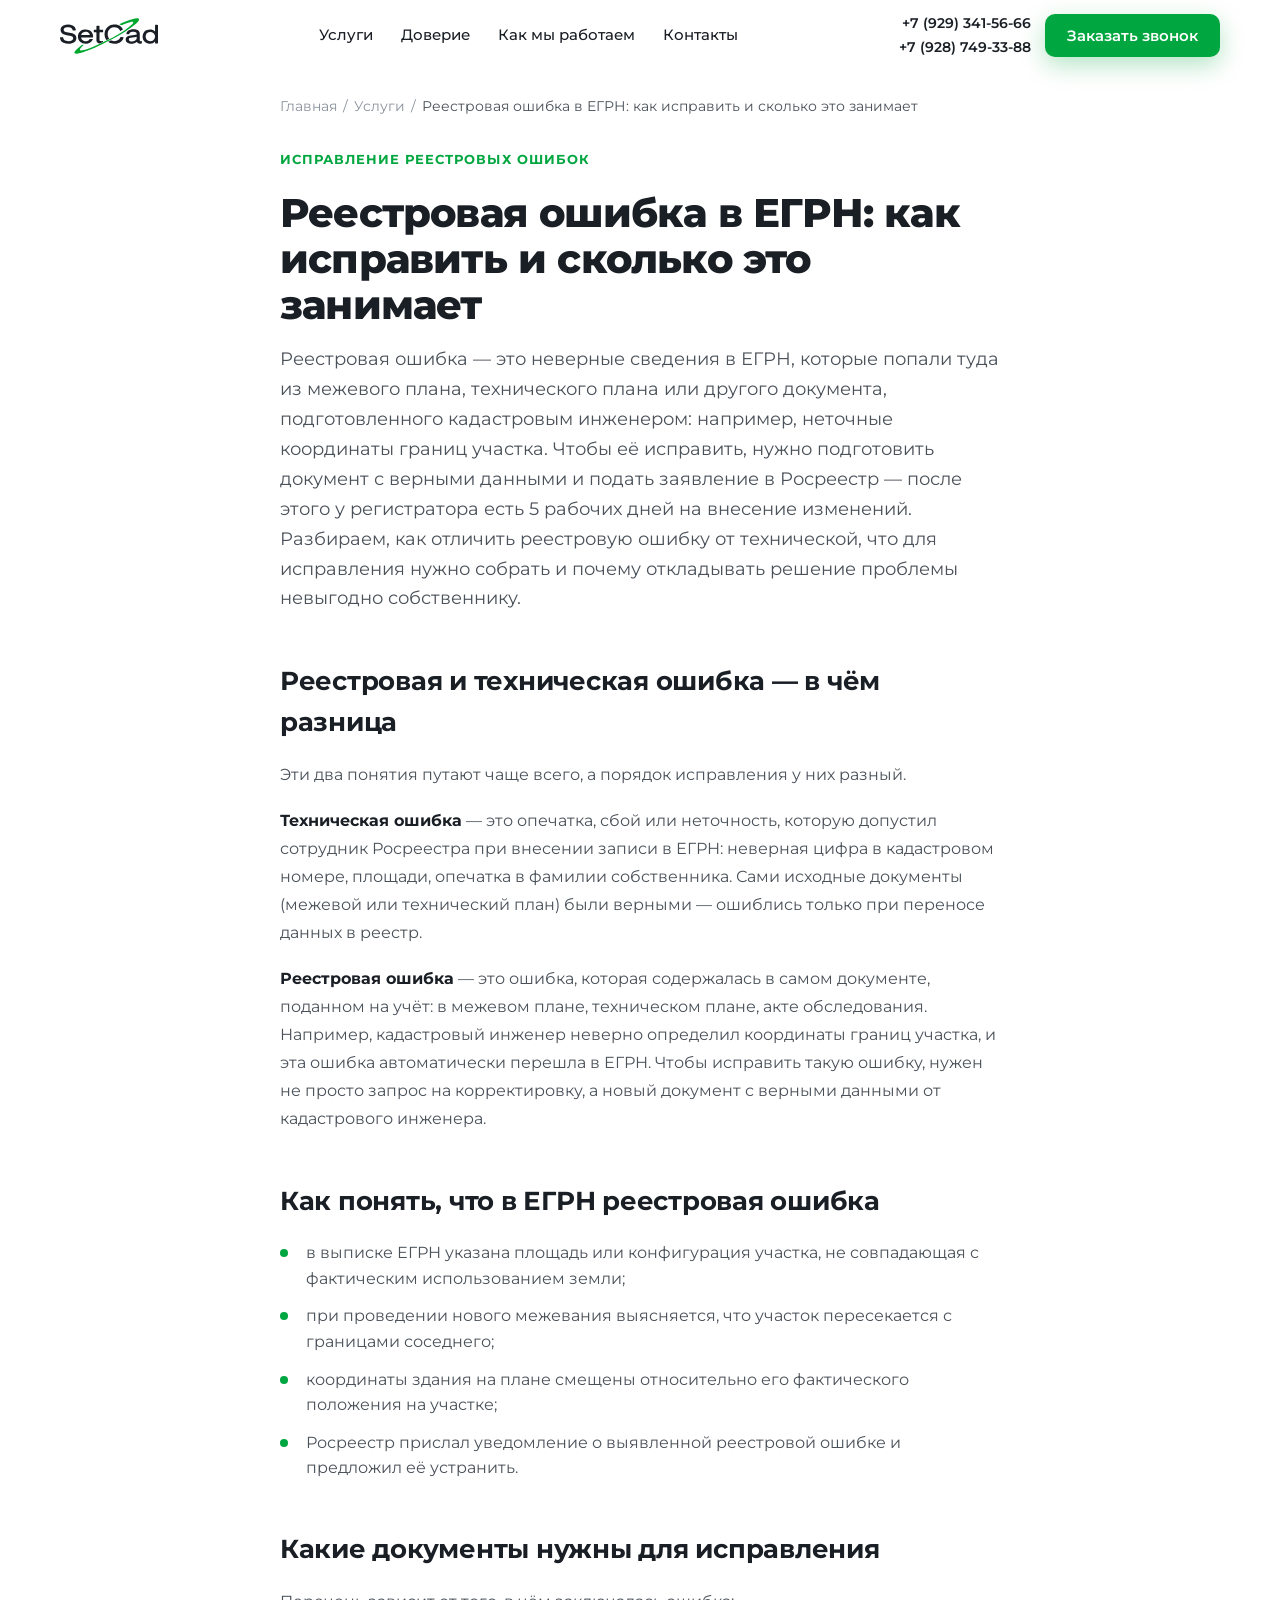
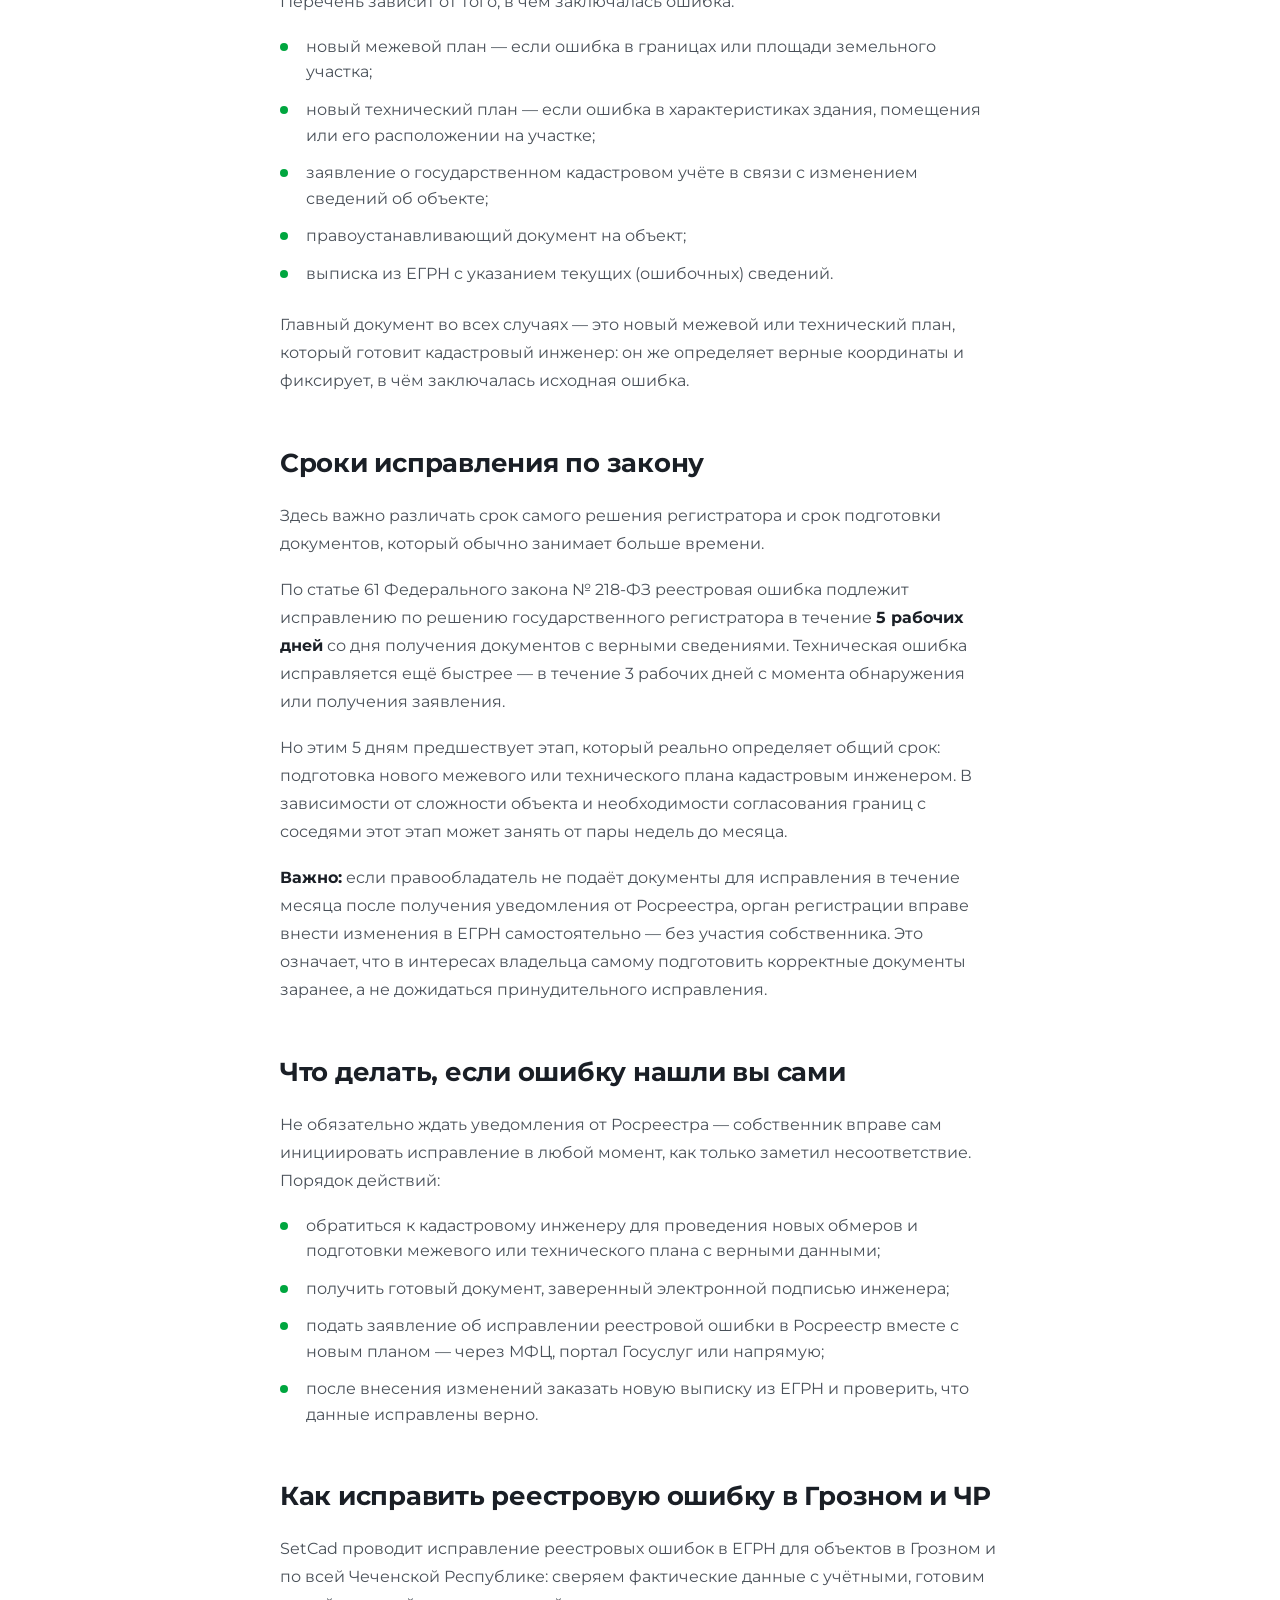
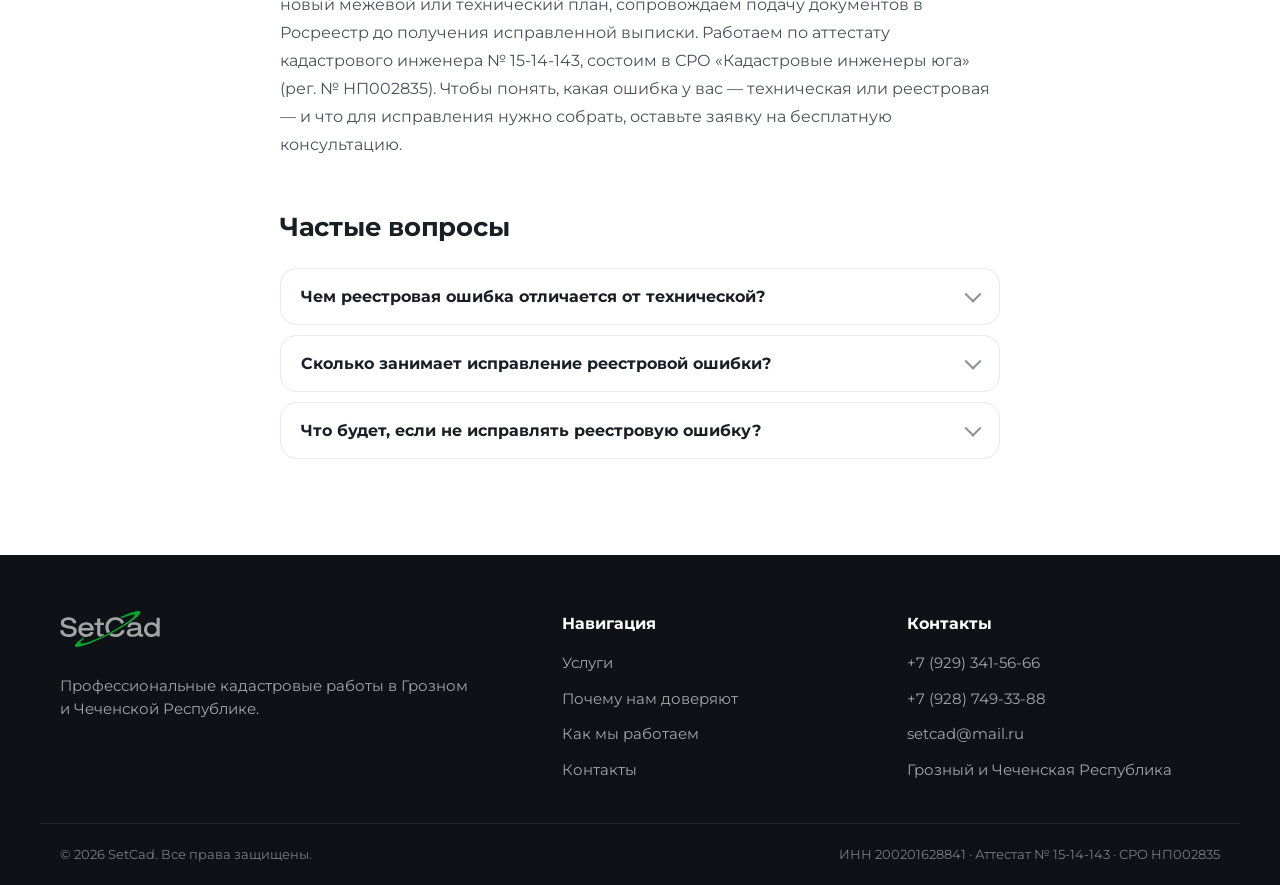
<file: articles/reestrovaya-oshibka-egrn/index.html>
<!DOCTYPE html>
<html lang="ru">
<head>
    <meta charset="UTF-8">
    <meta name="viewport" content="width=device-width, initial-scale=1.0">
    <meta name="description" content="Реестровая ошибка в ЕГРН: что это, чем отличается от технической ошибки, как исправить и сколько это занимает по закону. Порядок действий в Грозном и ЧР.">
    <meta name="keywords" content="реестровая ошибка ЕГРН, исправление реестровой ошибки, техническая ошибка ЕГРН, реестровая ошибка Грозный, как исправить ошибку в ЕГРН">
    <meta name="theme-color" content="#00A63F">
    <meta property="og:title" content="Реестровая ошибка в ЕГРН: как исправить и сколько это занимает | SetCad">
    <meta property="og:description" content="Чем реестровая ошибка отличается от технической, как её исправить и какие сроки установлены законом.">
    <meta property="og:type" content="article">
    <meta property="og:url" content="https://setcad.ru/articles/reestrovaya-oshibka-egrn/">
    <meta property="og:image" content="https://setcad.ru/og-image.jpg">
    <meta property="og:locale" content="ru_RU">
    <link rel="canonical" href="https://setcad.ru/articles/reestrovaya-oshibka-egrn/">
    <meta name="robots" content="index, follow">
    <title>Реестровая ошибка в ЕГРН: как исправить и сколько это занимает — SetCad</title>
    <link rel="icon" href="/favicon.ico" sizes="any">
    <link rel="icon" type="image/svg+xml" href="/favicon.svg">
    <link rel="icon" type="image/png" sizes="192x192" href="/favicon-192.png">
    <link rel="apple-touch-icon" href="/apple-touch-icon.png">
    <link rel="preconnect" href="https://fonts.googleapis.com">
    <link rel="preconnect" href="https://fonts.gstatic.com" crossorigin>
    <link href="https://fonts.googleapis.com/css2?family=Montserrat:wght@400;500;600;700;800;900&display=swap" rel="stylesheet">
    <link rel="stylesheet" href="../../styles.v2.css?v=20260704-works">

    <script type="application/ld+json">
    {
        "@context": "https://schema.org",
        "@type": "Article",
        "headline": "Реестровая ошибка в ЕГРН: как исправить и сколько это занимает",
        "description": "Чем реестровая ошибка отличается от технической, как её исправить и какие сроки установлены законом.",
        "author": { "@type": "Organization", "name": "SetCad", "url": "https://setcad.ru/" },
        "publisher": {
            "@type": "Organization",
            "name": "SetCad",
            "logo": { "@type": "ImageObject", "url": "https://setcad.ru/favicon.svg" }
        },
        "mainEntityOfPage": "https://setcad.ru/articles/reestrovaya-oshibka-egrn/",
        "datePublished": "2026-06-28",
        "dateModified": "2026-06-28",
        "inLanguage": "ru-RU"
    }
    </script>

    <script type="application/ld+json">
    {
        "@context": "https://schema.org",
        "@type": "BreadcrumbList",
        "itemListElement": [
            { "@type": "ListItem", "position": 1, "name": "Главная", "item": "https://setcad.ru/" },
            { "@type": "ListItem", "position": 2, "name": "Статьи", "item": "https://setcad.ru/articles/" },
            { "@type": "ListItem", "position": 3, "name": "Реестровая ошибка в ЕГРН: как исправить и сколько это занимает", "item": "https://setcad.ru/articles/reestrovaya-oshibka-egrn/" }
        ]
    }
    </script>

    <script type="application/ld+json">
    {
        "@context": "https://schema.org",
        "@type": "FAQPage",
        "mainEntity": [
            {
                "@type": "Question",
                "name": "Чем реестровая ошибка отличается от технической?",
                "acceptedAnswer": {
                    "@type": "Answer",
                    "text": "Техническая ошибка — это опечатка или сбой при внесении данных сотрудником Росреестра, например неверная цифра в номере или площади. Реестровая ошибка — это ошибка, которая попала в ЕГРН из межевого плана, технического плана или другого документа, который готовил кадастровый инженер: например, неверные координаты границ. Исправляются они по-разному и требуют разных документов."
                }
            },
            {
                "@type": "Question",
                "name": "Сколько занимает исправление реестровой ошибки?",
                "acceptedAnswer": {
                    "@type": "Answer",
                    "text": "По закону у регистратора есть 5 рабочих дней на исправление ошибки после получения документов с верными сведениями. Но эти документы — новый межевой или технический план — нужно сначала подготовить, и именно этот этап обычно занимает больше всего времени: от пары недель до месяца в зависимости от сложности объекта."
                }
            },
            {
                "@type": "Question",
                "name": "Что будет, если не исправлять реестровую ошибку?",
                "acceptedAnswer": {
                    "@type": "Answer",
                    "text": "Если правообладатель не подаёт документы для исправления в течение месяца после уведомления, Росреестр вправе внести изменения в ЕГРН самостоятельно — без участия собственника и без учёта его интересов. Лучше подготовить документы заранее и подать их по своей инициативе, чтобы границы и площадь были зафиксированы корректно."
                }
            }
        ]
    }
    </script>
</head>
<body>

    <header class="header" id="header">
        <div class="container header__inner">
            <a href="../../index.html" class="logo logo--full" aria-label="SetCad — на главную">
                <svg class="logo__full" viewBox="0 0 946 342" xmlns="http://www.w3.org/2000/svg" role="img" aria-label="SetCad" width="120" height="44">
                    <path d="M508.745 198.441C449.857 230.426 390.442 260.52 329.367 287.244C289.226 304.808 248.633 321.22 206.361 333.053C190.327 337.541 174.18 341.706 157.3 341.302C150.827 341.147 144.181 340.582 140.673 334.259C137.106 327.828 141.081 322.211 144.576 317.223C154.531 303.018 167.759 292.011 181.054 281.132C190.858 273.111 201.29 265.886 211.173 257.994C217.102 253.26 222.436 253.684 228.552 256.327C228.688 258.7 226.724 259.475 225.462 260.625C216.594 268.708 207.652 276.71 200.087 286.087C197.042 289.862 194.238 293.794 192.708 298.468C190.739 304.48 192.754 308.024 198.789 309.767C205.148 311.604 211.401 310.26 217.588 309.183C240.992 305.109 263.263 297.122 285.457 288.961C348.43 265.805 408.79 236.894 468.188 205.865C524.052 176.683 578.778 145.562 630.735 109.796C651.324 95.6237 671.479 80.8251 689.676 63.5647C694.036 59.4297 698.279 55.2002 701.903 50.3904C703.311 48.5219 704.555 46.5714 705.342 44.3337C707.7 37.6289 705.8 34.0464 698.811 32.8161C692.565 31.7164 686.575 33.7509 680.631 35.1514C654.086 41.4055 628.816 51.367 604.221 62.9067C595.615 66.9447 588.22 69.1732 580.297 62.212C578.282 60.4417 575.393 59.6669 572.984 58.4739C573.36 56.1594 575.087 55.9366 576.326 55.3691C617.545 36.4879 659.264 18.8892 703.156 7.05387C715.687 3.67512 728.365 0.815929 741.402 0.0681263C741.735 0.0490533 742.069 -0.0168356 742.399 0.00403936C749.021 0.422923 756.231 -0.135792 760.115 6.78596C763.965 13.6477 760.432 19.7987 756.78 25.3995C747.011 40.3801 733.743 52.1418 720.133 63.3968C682.165 94.7932 640.968 121.519 598.732 146.744C569.131 164.423 539.368 181.807 508.745 198.441Z" fill="#00A92D"/>
                    <path d="M33.7177 236.8C13.5264 227.101 2.69941 211.232 0.232134 189.477C-0.456011 183.41 0.0909486 182.707 5.98083 182.669C12.6466 182.626 19.3133 182.693 25.9784 182.615C28.4737 182.585 30.1912 183.2 30.4235 186.054C31.9235 204.484 43.4717 213.907 60.1449 217.749C77.984 221.859 95.8988 222.011 112.969 214.125C123.114 209.439 128.232 198.813 126.092 188.61C124.568 181.342 119.63 177.158 113.249 174.38C101.686 169.346 89.2725 167.593 77.0061 165.354C62.4283 162.692 47.7954 160.281 34.056 154.383C12.7971 145.256 3.24372 129.184 6.12794 106.304C8.23402 89.5979 17.7819 77.3991 32.6279 70.4838C61.851 56.8714 91.9631 56.0401 121.677 68.786C140.135 76.7035 149.967 91.8495 152.509 111.753C153.016 115.726 151.983 117.643 147.534 117.469C140.545 117.196 133.534 117.259 126.541 117.464C123.488 117.554 121.921 116.638 121.453 113.523C119.32 99.3288 110.216 91.6072 96.9948 88.3913C82.5011 84.8657 67.9026 84.8518 53.6044 89.5502C44.3377 92.5952 37.5284 98.2069 36.0158 108.619C34.9024 116.283 37.2344 122.398 43.7438 126.762C50.5497 131.324 58.3973 132.976 66.1988 134.757C83.5615 138.72 101.342 140.668 118.503 145.61C125.586 147.65 132.314 150.462 138.558 154.416C164.429 170.8 161.318 208.236 145.44 224.817C134.634 236.102 121.049 241.401 106.128 243.78C81.5604 247.696 57.3474 246.965 33.7177 236.8Z" fill="currentColor"/>
                    <path d="M943.877 64.1611C945.723 65.8575 945.49 67.7558 945.49 69.5639C945.499 125.21 945.451 180.856 945.565 236.501C945.575 241.14 943.988 242.684 939.441 242.424C933.628 242.092 927.77 242.081 921.956 242.392C917.427 242.634 916.014 240.755 916.316 236.534C916.551 233.253 916.363 229.942 916.363 225.049C896.926 246.206 873.472 248.567 848.525 243.856C831.801 240.698 818.461 231.638 808.476 217.768C788.924 190.61 793.129 148.733 816.654 125.407C838.37 103.874 890.512 98.1031 915.343 126.818C916.572 125.146 916.075 123.3 916.079 121.624C916.118 104.297 916.221 86.9685 916.007 69.6442C915.951 65.0948 917.337 63.3989 921.989 63.6512C929.131 64.0386 936.302 63.8849 943.877 64.1611ZM897.192 213.356C911.733 202.832 918.551 184.055 914.413 165.929C910.058 146.852 896.954 135.11 876.558 132.008C857.468 129.104 839.135 137.22 831.072 152.143C821.555 169.757 823.781 193.676 836.224 207.501C850.066 222.881 876.868 225.656 897.192 213.356Z" fill="currentColor"/>
                    <path d="M722.29 132.028C710.518 129.479 699.067 129.478 687.672 131.479C677.236 133.312 669.922 139.015 667.927 149.914C667.326 153.199 665.667 153.993 662.827 153.911C656.17 153.718 649.514 153.509 642.856 153.42C639.932 153.381 639.308 152.202 639.658 149.347C642.162 128.901 654.965 115.203 677.934 110.047C698.368 105.46 718.921 105.689 739.167 111.574C758.625 117.231 768.5 130.307 768.629 150.473C768.753 169.794 768.658 189.116 768.675 208.438C768.685 219.734 772.06 222.638 783.019 220.169C787.22 219.222 788.942 219.989 788.678 224.527C788.418 229.01 788.586 233.519 788.587 238.016C788.587 240.207 788.01 241.903 785.555 242.492C776.941 244.559 768.347 246.294 759.421 244.301C750.42 242.292 744.774 236.867 742.718 228.339C740.929 227.717 740.282 228.658 739.564 229.267C722.837 243.436 702.983 246.439 681.978 245.588C672.206 245.193 662.783 243.448 653.982 239.118C638.946 231.721 631.787 218.789 633.19 201.036C634.449 185.114 643.738 175.27 658.185 169.854C672.251 164.581 687.135 164.051 701.875 162.783C710.652 162.028 719.518 161.859 728.079 159.543C732.872 158.247 738.088 157.066 739.027 150.862C739.952 144.749 736.764 138.713 731.02 135.417C728.408 133.918 725.636 132.789 722.29 132.028ZM674.59 220.469C690.239 225.105 705.673 224.011 720.276 217.128C737.24 209.133 741.687 196.79 738.27 178.509C725.234 182.885 711.605 183.307 698.138 184.851C690.72 185.701 683.209 186.058 676.072 188.528C669.349 190.855 664.349 194.815 663.676 202.528C662.956 210.782 666.352 216.674 674.59 220.469Z" fill="currentColor"/>
                    <path d="M300.115 127.272C314.048 141.841 318.739 159.478 319.428 178.668C319.586 183.068 317.913 184.397 313.604 184.38C278.96 184.247 244.316 184.3 209.671 184.31C203.231 184.312 202.953 184.685 204.438 190.785C208.436 207.203 221.546 218.731 238.641 220.695C246.786 221.631 254.861 221.522 262.831 219.026C271.451 216.326 278.444 211.563 283.056 203.743C284.798 200.79 286.935 199.65 290.337 199.727C298.786 199.917 307.242 199.789 316.935 199.789C314.668 206.959 311.808 212.624 308.073 217.833C298.525 231.149 285.399 239.243 269.678 243.087C252.146 247.375 234.678 246.665 217.494 241.077C191.859 232.742 174.645 209.791 172.954 182.88C171.5 159.739 177.651 139.798 195.491 124.215C206.272 114.799 219.091 110.061 233.071 108.215C249.883 105.995 266.251 107.482 281.891 114.542C288.663 117.599 294.46 122.017 300.115 127.272ZM237.15 131.261C222.534 133.819 211.396 140.945 205.887 155.298C203.651 161.125 204.304 162.014 210.46 162.019C233.954 162.038 257.448 162.022 280.942 162.015C281.941 162.014 282.94 161.97 283.94 161.944C286.352 161.88 287.134 160.773 286.543 158.375C285.317 153.405 282.942 149.039 279.642 145.22C268.545 132.373 254.091 129.323 237.15 131.261Z" fill="currentColor"/>
                    <path d="M503.168 62.6344C532.93 57.4866 560.686 60.2675 585.011 79.3323C593.524 86.0045 599.969 94.4191 604.648 104.217C606.272 107.62 606.313 109.834 602.453 111.818C596.39 114.933 590.572 118.542 584.76 122.119C581.966 123.838 580.35 123.596 579.175 120.316C570.071 94.8973 544.44 85.0017 520.43 86.656C507.358 87.5567 495.158 90.8208 484.533 98.7655C470.71 109.101 463.322 123.253 460.74 140.04C457.688 159.88 460.811 178.48 472.535 195.207C472.993 195.86 473.217 196.677 473.935 198.273C465.851 202.305 457.937 206.415 449.861 210.178C447.479 211.288 446.449 208.662 445.345 207.122C437.437 196.092 432.586 183.758 430.534 170.41C425.383 136.903 433.673 107.611 458.861 84.1323C471.217 72.6141 486.271 66.0642 503.168 62.6344Z" fill="currentColor"/>
                    <path d="M391.3 220.314C397.543 221.09 403.33 220.793 409.134 219.932C411.062 219.647 413.938 218.692 414.42 221.885C414.817 224.506 415.812 227.7 412.316 229.351C402.679 233.905 393.26 239.046 383.316 242.793C373.289 246.572 356.935 236.393 353.112 224.925C351.683 220.638 351.054 216.216 351.064 211.664C351.116 187.835 350.964 164.006 351.18 140.18C351.224 135.328 349.677 133.623 344.908 133.948C340.097 134.276 335.245 133.95 330.417 134.093C326.763 134.201 325.288 132.564 325.398 128.994C325.531 124.665 325.608 120.324 325.443 115.999C325.282 111.802 327.193 110.474 331.185 110.679C336.004 110.926 340.857 110.521 345.675 110.786C349.741 111.009 351.291 109.666 351.167 105.428C350.898 96.2715 351.257 87.0965 351.003 77.9388C350.88 73.5314 352.055 71.503 356.864 71.7754C362.842 72.1139 368.865 72.0148 374.852 71.7456C379.128 71.5534 380.839 72.9828 380.717 77.4418C380.467 86.5994 380.889 95.777 380.572 104.93C380.407 109.693 382.224 110.972 386.685 110.817C394.674 110.538 402.682 110.865 410.676 110.688C414.334 110.607 415.818 111.935 415.662 115.617C415.472 120.108 415.454 124.62 415.657 129.11C415.828 132.898 414.094 134.072 410.574 134.021C402.411 133.903 394.243 134.098 386.082 133.937C382.041 133.858 380.559 135.35 380.588 139.496C380.746 161.99 380.624 184.486 380.703 206.98C380.73 214.865 383.325 218.053 391.3 220.314Z" fill="currentColor"/>
                    <path d="M484.783 238.773C477.147 235.764 470.338 232.13 463.446 226.358C468.978 223.411 473.909 221.149 478.458 218.281C485.949 213.557 492.529 212.619 501.766 216C521.692 223.292 542.063 222.339 560.756 210.682C570.042 204.892 576.74 196.621 580.746 186.43C582.14 182.884 584.054 181.579 587.794 181.749C594.44 182.051 601.106 181.875 607.762 182.009C613.278 182.12 613.934 182.981 612.333 188.31C604.161 215.526 586.02 233.008 559.138 241.135C534.364 248.624 509.57 247.589 484.783 238.773Z" fill="currentColor"/>
                </svg>
            </a>

            <nav class="nav" id="nav" aria-label="Основная навигация">
                <a href="../../index.html#services" class="nav__link">Услуги</a>
                <a href="../../index.html#trust" class="nav__link">Доверие</a>
                <a href="../../index.html#process" class="nav__link">Как мы работаем</a>
                <a href="../../index.html#contacts" class="nav__link">Контакты</a>
            </nav>

            <div class="header__actions">
                <div class="header__phones">
                    <a href="tel:+79293415666">+7 (929) 341-56-66</a>
                    <a href="tel:+79287493388">+7 (928) 749-33-88</a>
                </div>
                <button class="btn btn--accent" data-modal-open>Заказать звонок</button>
                <button class="burger" id="burger" aria-label="Открыть меню" aria-expanded="false" aria-controls="nav">
                    <span></span><span></span><span></span>
                </button>
            </div>
        </div>
    </header>

    <main>
        <section class="section article" id="article">
            <div class="container article__container">

                <nav class="article__breadcrumbs" aria-label="Хлебные крошки">
                    <a href="../../index.html">Главная</a>
                    <span aria-hidden="true">/</span>
                    <a href="../../index.html#services">Услуги</a>
                    <span aria-hidden="true">/</span>
                    <span aria-current="page">Реестровая ошибка в ЕГРН: как исправить и сколько это занимает</span>
                </nav>

                <header class="article__head">
                    <span class="section__eyebrow">Исправление реестровых ошибок</span>
                    <h1 class="article__title">Реестровая ошибка в ЕГРН: как исправить и сколько это занимает</h1>
                    <p class="article__lead">Реестровая ошибка — это неверные сведения в ЕГРН, которые попали туда из межевого плана, технического плана или другого документа, подготовленного кадастровым инженером: например, неточные координаты границ участка. Чтобы её исправить, нужно подготовить документ с верными данными и подать заявление в Росреестр — после этого у регистратора есть 5 рабочих дней на внесение изменений. Разбираем, как отличить реестровую ошибку от технической, что для исправления нужно собрать и почему откладывать решение проблемы невыгодно собственнику.</p>
                </header>

                <div class="article__body">

                    <h2>Реестровая и техническая ошибка — в чём разница</h2>
                    <p>Эти два понятия путают чаще всего, а порядок исправления у них разный.</p>
                    <p><strong>Техническая ошибка</strong> — это опечатка, сбой или неточность, которую допустил сотрудник Росреестра при внесении записи в ЕГРН: неверная цифра в кадастровом номере, площади, опечатка в фамилии собственника. Сами исходные документы (межевой или технический план) были верными — ошиблись только при переносе данных в реестр.</p>
                    <p><strong>Реестровая ошибка</strong> — это ошибка, которая содержалась в самом документе, поданном на учёт: в межевом плане, техническом плане, акте обследования. Например, кадастровый инженер неверно определил координаты границ участка, и эта ошибка автоматически перешла в ЕГРН. Чтобы исправить такую ошибку, нужен не просто запрос на корректировку, а новый документ с верными данными от кадастрового инженера.</p>

                    <h2>Как понять, что в ЕГРН реестровая ошибка</h2>
                    <ul class="article__list">
                        <li>в выписке ЕГРН указана площадь или конфигурация участка, не совпадающая с фактическим использованием земли;</li>
                        <li>при проведении нового межевания выясняется, что участок пересекается с границами соседнего;</li>
                        <li>координаты здания на плане смещены относительно его фактического положения на участке;</li>
                        <li>Росреестр прислал уведомление о выявленной реестровой ошибке и предложил её устранить.</li>
                    </ul>

                    <h2>Какие документы нужны для исправления</h2>
                    <p>Перечень зависит от того, в чём заключалась ошибка:</p>
                    <ul class="article__list">
                        <li>новый межевой план — если ошибка в границах или площади земельного участка;</li>
                        <li>новый технический план — если ошибка в характеристиках здания, помещения или его расположении на участке;</li>
                        <li>заявление о государственном кадастровом учёте в связи с изменением сведений об объекте;</li>
                        <li>правоустанавливающий документ на объект;</li>
                        <li>выписка из ЕГРН с указанием текущих (ошибочных) сведений.</li>
                    </ul>
                    <p>Главный документ во всех случаях — это новый межевой или технический план, который готовит кадастровый инженер: он же определяет верные координаты и фиксирует, в чём заключалась исходная ошибка.</p>

                    <h2>Сроки исправления по закону</h2>
                    <p>Здесь важно различать срок самого решения регистратора и срок подготовки документов, который обычно занимает больше времени.</p>
                    <p>По статье 61 Федерального закона № 218-ФЗ реестровая ошибка подлежит исправлению по решению государственного регистратора в течение <strong>5 рабочих дней</strong> со дня получения документов с верными сведениями. Техническая ошибка исправляется ещё быстрее — в течение 3 рабочих дней с момента обнаружения или получения заявления.</p>
                    <p>Но этим 5 дням предшествует этап, который реально определяет общий срок: подготовка нового межевого или технического плана кадастровым инженером. В зависимости от сложности объекта и необходимости согласования границ с соседями этот этап может занять от пары недель до месяца.</p>
                    <p><strong>Важно:</strong> если правообладатель не подаёт документы для исправления в течение месяца после получения уведомления от Росреестра, орган регистрации вправе внести изменения в ЕГРН самостоятельно — без участия собственника. Это означает, что в интересах владельца самому подготовить корректные документы заранее, а не дожидаться принудительного исправления.</p>

                    <h2>Что делать, если ошибку нашли вы сами</h2>
                    <p>Не обязательно ждать уведомления от Росреестра — собственник вправе сам инициировать исправление в любой момент, как только заметил несоответствие. Порядок действий:</p>
                    <ul class="article__list">
                        <li>обратиться к кадастровому инженеру для проведения новых обмеров и подготовки межевого или технического плана с верными данными;</li>
                        <li>получить готовый документ, заверенный электронной подписью инженера;</li>
                        <li>подать заявление об исправлении реестровой ошибки в Росреестр вместе с новым планом — через МФЦ, портал Госуслуг или напрямую;</li>
                        <li>после внесения изменений заказать новую выписку из ЕГРН и проверить, что данные исправлены верно.</li>
                    </ul>

                    <h2>Как исправить реестровую ошибку в Грозном и ЧР</h2>
                    <p>SetCad проводит исправление реестровых ошибок в ЕГРН для объектов в Грозном и по всей Чеченской Республике: сверяем фактические данные с учётными, готовим новый межевой или технический план, сопровождаем подачу документов в Росреестр до получения исправленной выписки. Работаем по аттестату кадастрового инженера № 15-14-143, состоим в СРО «Кадастровые инженеры юга» (рег. № НП002835). Чтобы понять, какая ошибка у вас — техническая или реестровая — и что для исправления нужно собрать, оставьте заявку на бесплатную консультацию.</p>

                    <h2>Частые вопросы</h2>

                    <div class="faq">
                        <div class="faq__item">
                            <button type="button" class="faq__question" aria-expanded="false">Чем реестровая ошибка отличается от технической?</button>
                            <div class="faq__answer-wrap">
                                <div class="faq__answer">
                                    <p>Техническая ошибка — это опечатка или сбой при внесении данных сотрудником Росреестра, например неверная цифра в номере или площади. Реестровая ошибка — это ошибка, которая попала в ЕГРН из межевого плана, технического плана или другого документа, который готовил кадастровый инженер: например, неверные координаты границ. Исправляются они по-разному и требуют разных документов.</p>
                                </div>
                            </div>
                        </div>

                        <div class="faq__item">
                            <button type="button" class="faq__question" aria-expanded="false">Сколько занимает исправление реестровой ошибки?</button>
                            <div class="faq__answer-wrap">
                                <div class="faq__answer">
                                    <p>По закону у регистратора есть 5 рабочих дней на исправление ошибки после получения документов с верными сведениями. Но эти документы — новый межевой или технический план — нужно сначала подготовить, и именно этот этап обычно занимает больше всего времени: от пары недель до месяца в зависимости от сложности объекта.</p>
                                </div>
                            </div>
                        </div>

                        <div class="faq__item">
                            <button type="button" class="faq__question" aria-expanded="false">Что будет, если не исправлять реестровую ошибку?</button>
                            <div class="faq__answer-wrap">
                                <div class="faq__answer">
                                    <p>Если правообладатель не подаёт документы для исправления в течение месяца после уведомления, Росреестр вправе внести изменения в ЕГРН самостоятельно — без участия собственника и без учёта его интересов. Лучше подготовить документы заранее и подать их по своей инициативе, чтобы границы и площадь были зафиксированы корректно.</p>
                                </div>
                            </div>
                        </div>
                    </div>

                </div>
            </div>
        </section>
    </main>

    <footer class="footer" id="contacts">
        <div class="container footer__inner">
            <div class="footer__col footer__col--brand">
                <a href="../../index.html" class="logo" aria-label="SetCad — на главную">
                    <svg viewBox="0 0 946 342" width="100" height="36" xmlns="http://www.w3.org/2000/svg" role="img" aria-label="SetCad">
                        <path d="M508.745 198.441C449.857 230.426 390.442 260.52 329.367 287.244C289.226 304.808 248.633 321.22 206.361 333.053C190.327 337.541 174.18 341.706 157.3 341.302C150.827 341.147 144.181 340.582 140.673 334.259C137.106 327.828 141.081 322.211 144.576 317.223C154.531 303.018 167.759 292.011 181.054 281.132C190.858 273.111 201.29 265.886 211.173 257.994C217.102 253.26 222.436 253.684 228.552 256.327C228.688 258.7 226.724 259.475 225.462 260.625C216.594 268.708 207.652 276.71 200.087 286.087C197.042 289.862 194.238 293.794 192.708 298.468C190.739 304.48 192.754 308.024 198.789 309.767C205.148 311.604 211.401 310.26 217.588 309.183C240.992 305.109 263.263 297.122 285.457 288.961C348.43 265.805 408.79 236.894 468.188 205.865C524.052 176.683 578.778 145.562 630.735 109.796C651.324 95.6237 671.479 80.8251 689.676 63.5647C694.036 59.4297 698.279 55.2002 701.903 50.3904C703.311 48.5219 704.555 46.5714 705.342 44.3337C707.7 37.6289 705.8 34.0464 698.811 32.8161C692.565 31.7164 686.575 33.7509 680.631 35.1514C654.086 41.4055 628.816 51.367 604.221 62.9067C595.615 66.9447 588.22 69.1732 580.297 62.212C578.282 60.4417 575.393 59.6669 572.984 58.4739C573.36 56.1594 575.087 55.9366 576.326 55.3691C617.545 36.4879 659.264 18.8892 703.156 7.05387C715.687 3.67512 728.365 0.815929 741.402 0.0681263C741.735 0.0490533 742.069 -0.0168356 742.399 0.00403936C749.021 0.422923 756.231 -0.135792 760.115 6.78596C763.965 13.6477 760.432 19.7987 756.78 25.3995C747.011 40.3801 733.743 52.1418 720.133 63.3968C682.165 94.7932 640.968 121.519 598.732 146.744C569.131 164.423 539.368 181.807 508.745 198.441Z" fill="#00A92D"/>
                        <path d="M33.7177 236.8C13.5264 227.101 2.69941 211.232 0.232134 189.477C-0.456011 183.41 0.0909486 182.707 5.98083 182.669C12.6466 182.626 19.3133 182.693 25.9784 182.615C28.4737 182.585 30.1912 183.2 30.4235 186.054C31.9235 204.484 43.4717 213.907 60.1449 217.749C77.984 221.859 95.8988 222.011 112.969 214.125C123.114 209.439 128.232 198.813 126.092 188.61C124.568 181.342 119.63 177.158 113.249 174.38C101.686 169.346 89.2725 167.593 77.0061 165.354C62.4283 162.692 47.7954 160.281 34.056 154.383C12.7971 145.256 3.24372 129.184 6.12794 106.304C8.23402 89.5979 17.7819 77.3991 32.6279 70.4838C61.851 56.8714 91.9631 56.0401 121.677 68.786C140.135 76.7035 149.967 91.8495 152.509 111.753C153.016 115.726 151.983 117.643 147.534 117.469C140.545 117.196 133.534 117.259 126.541 117.464C123.488 117.554 121.921 116.638 121.453 113.523C119.32 99.3288 110.216 91.6072 96.9948 88.3913C82.5011 84.8657 67.9026 84.8518 53.6044 89.5502C44.3377 92.5952 37.5284 98.2069 36.0158 108.619C34.9024 116.283 37.2344 122.398 43.7438 126.762C50.5497 131.324 58.3973 132.976 66.1988 134.757C83.5615 138.72 101.342 140.668 118.503 145.61C125.586 147.65 132.314 150.462 138.558 154.416C164.429 170.8 161.318 208.236 145.44 224.817C134.634 236.102 121.049 241.401 106.128 243.78C81.5604 247.696 57.3474 246.965 33.7177 236.8Z" fill="currentColor"/>
                        <path d="M943.877 64.1611C945.723 65.8575 945.49 67.7558 945.49 69.5639C945.499 125.21 945.451 180.856 945.565 236.501C945.575 241.14 943.988 242.684 939.441 242.424C933.628 242.092 927.77 242.081 921.956 242.392C917.427 242.634 916.014 240.755 916.316 236.534C916.551 233.253 916.363 229.942 916.363 225.049C896.926 246.206 873.472 248.567 848.525 243.856C831.801 240.698 818.461 231.638 808.476 217.768C788.924 190.61 793.129 148.733 816.654 125.407C838.37 103.874 890.512 98.1031 915.343 126.818C916.572 125.146 916.075 123.3 916.079 121.624C916.118 104.297 916.221 86.9685 916.007 69.6442C915.951 65.0948 917.337 63.3989 921.989 63.6512C929.131 64.0386 936.302 63.8849 943.877 64.1611ZM897.192 213.356C911.733 202.832 918.551 184.055 914.413 165.929C910.058 146.852 896.954 135.11 876.558 132.008C857.468 129.104 839.135 137.22 831.072 152.143C821.555 169.757 823.781 193.676 836.224 207.501C850.066 222.881 876.868 225.656 897.192 213.356Z" fill="currentColor"/>
                        <path d="M722.29 132.028C710.518 129.479 699.067 129.478 687.672 131.479C677.236 133.312 669.922 139.015 667.927 149.914C667.326 153.199 665.667 153.993 662.827 153.911C656.17 153.718 649.514 153.509 642.856 153.42C639.932 153.381 639.308 152.202 639.658 149.347C642.162 128.901 654.965 115.203 677.934 110.047C698.368 105.46 718.921 105.689 739.167 111.574C758.625 117.231 768.5 130.307 768.629 150.473C768.753 169.794 768.658 189.116 768.675 208.438C768.685 219.734 772.06 222.638 783.019 220.169C787.22 219.222 788.942 219.989 788.678 224.527C788.418 229.01 788.586 233.519 788.587 238.016C788.587 240.207 788.01 241.903 785.555 242.492C776.941 244.559 768.347 246.294 759.421 244.301C750.42 242.292 744.774 236.867 742.718 228.339C740.929 227.717 740.282 228.658 739.564 229.267C722.837 243.436 702.983 246.439 681.978 245.588C672.206 245.193 662.783 243.448 653.982 239.118C638.946 231.721 631.787 218.789 633.19 201.036C634.449 185.114 643.738 175.27 658.185 169.854C672.251 164.581 687.135 164.051 701.875 162.783C710.652 162.028 719.518 161.859 728.079 159.543C732.872 158.247 738.088 157.066 739.027 150.862C739.952 144.749 736.764 138.713 731.02 135.417C728.408 133.918 725.636 132.789 722.29 132.028ZM674.59 220.469C690.239 225.105 705.673 224.011 720.276 217.128C737.24 209.133 741.687 196.79 738.27 178.509C725.234 182.885 711.605 183.307 698.138 184.851C690.72 185.701 683.209 186.058 676.072 188.528C669.349 190.855 664.349 194.815 663.676 202.528C662.956 210.782 666.352 216.674 674.59 220.469Z" fill="currentColor"/>
                        <path d="M300.115 127.272C314.048 141.841 318.739 159.478 319.428 178.668C319.586 183.068 317.913 184.397 313.604 184.38C278.96 184.247 244.316 184.3 209.671 184.31C203.231 184.312 202.953 184.685 204.438 190.785C208.436 207.203 221.546 218.731 238.641 220.695C246.786 221.631 254.861 221.522 262.831 219.026C271.451 216.326 278.444 211.563 283.056 203.743C284.798 200.79 286.935 199.65 290.337 199.727C298.786 199.917 307.242 199.789 316.935 199.789C314.668 206.959 311.808 212.624 308.073 217.833C298.525 231.149 285.399 239.243 269.678 243.087C252.146 247.375 234.678 246.665 217.494 241.077C191.859 232.742 174.645 209.791 172.954 182.88C171.5 159.739 177.651 139.798 195.491 124.215C206.272 114.799 219.091 110.061 233.071 108.215C249.883 105.995 266.251 107.482 281.891 114.542C288.663 117.599 294.46 122.017 300.115 127.272ZM237.15 131.261C222.534 133.819 211.396 140.945 205.887 155.298C203.651 161.125 204.304 162.014 210.46 162.019C233.954 162.038 257.448 162.022 280.942 162.015C281.941 162.014 282.94 161.97 283.94 161.944C286.352 161.88 287.134 160.773 286.543 158.375C285.317 153.405 282.942 149.039 279.642 145.22C268.545 132.373 254.091 129.323 237.15 131.261Z" fill="currentColor"/>
                        <path d="M503.168 62.6344C532.93 57.4866 560.686 60.2675 585.011 79.3323C593.524 86.0045 599.969 94.4191 604.648 104.217C606.272 107.62 606.313 109.834 602.453 111.818C596.39 114.933 590.572 118.542 584.76 122.119C581.966 123.838 580.35 123.596 579.175 120.316C570.071 94.8973 544.44 85.0017 520.43 86.656C507.358 87.5567 495.158 90.8208 484.533 98.7655C470.71 109.101 463.322 123.253 460.74 140.04C457.688 159.88 460.811 178.48 472.535 195.207C472.993 195.86 473.217 196.677 473.935 198.273C465.851 202.305 457.937 206.415 449.861 210.178C447.479 211.288 446.449 208.662 445.345 207.122C437.437 196.092 432.586 183.758 430.534 170.41C425.383 136.903 433.673 107.611 458.861 84.1323C471.217 72.6141 486.271 66.0642 503.168 62.6344Z" fill="currentColor"/>
                        <path d="M391.3 220.314C397.543 221.09 403.33 220.793 409.134 219.932C411.062 219.647 413.938 218.692 414.42 221.885C414.817 224.506 415.812 227.7 412.316 229.351C402.679 233.905 393.26 239.046 383.316 242.793C373.289 246.572 356.935 236.393 353.112 224.925C351.683 220.638 351.054 216.216 351.064 211.664C351.116 187.835 350.964 164.006 351.18 140.18C351.224 135.328 349.677 133.623 344.908 133.948C340.097 134.276 335.245 133.95 330.417 134.093C326.763 134.201 325.288 132.564 325.398 128.994C325.531 124.665 325.608 120.324 325.443 115.999C325.282 111.802 327.193 110.474 331.185 110.679C336.004 110.926 340.857 110.521 345.675 110.786C349.741 111.009 351.291 109.666 351.167 105.428C350.898 96.2715 351.257 87.0965 351.003 77.9388C350.88 73.5314 352.055 71.503 356.864 71.7754C362.842 72.1139 368.865 72.0148 374.852 71.7456C379.128 71.5534 380.839 72.9828 380.717 77.4418C380.467 86.5994 380.889 95.777 380.572 104.93C380.407 109.693 382.224 110.972 386.685 110.817C394.674 110.538 402.682 110.865 410.676 110.688C414.334 110.607 415.818 111.935 415.662 115.617C415.472 120.108 415.454 124.62 415.657 129.11C415.828 132.898 414.094 134.072 410.574 134.021C402.411 133.903 394.243 134.098 386.082 133.937C382.041 133.858 380.559 135.35 380.588 139.496C380.746 161.99 380.624 184.486 380.703 206.98C380.73 214.865 383.325 218.053 391.3 220.314Z" fill="currentColor"/>
                        <path d="M484.783 238.773C477.147 235.764 470.338 232.13 463.446 226.358C468.978 223.411 473.909 221.149 478.458 218.281C485.949 213.557 492.529 212.619 501.766 216C521.692 223.292 542.063 222.339 560.756 210.682C570.042 204.892 576.74 196.621 580.746 186.43C582.14 182.884 584.054 181.579 587.794 181.749C594.44 182.051 601.106 181.875 607.762 182.009C613.278 182.12 613.934 182.981 612.333 188.31C604.161 215.526 586.02 233.008 559.138 241.135C534.364 248.624 509.57 247.589 484.783 238.773Z" fill="currentColor"/>
                    </svg>
                </a>
                <p class="footer__tagline">Профессиональные кадастровые работы в&nbsp;Грозном и&nbsp;Чеченской Республике.</p>
            </div>

            <nav class="footer__col" aria-label="Разделы">
                <h4>Навигация</h4>
                <a href="../../index.html#services">Услуги</a>
                <a href="../../index.html#trust">Почему нам доверяют</a>
                <a href="../../index.html#process">Как мы работаем</a>
                <a href="../../index.html#contacts">Контакты</a>
            </nav>

            <div class="footer__col">
                <h4>Контакты</h4>
                <a href="tel:+79293415666">+7 (929) 341-56-66</a>
                <a href="tel:+79287493388">+7 (928) 749-33-88</a>
                <a href="mailto:setcad@mail.ru">setcad@mail.ru</a>
                <p>Грозный и Чеченская Республика</p>
            </div>
        </div>
        <div class="footer__bottom">
            <div class="container footer__bottom-inner">
                <span>© <span id="year"></span> SetCad. Все права защищены.</span>
                <span>ИНН 200201628841 · Аттестат №&nbsp;15-14-143 · СРО НП002835</span>
            </div>
        </div>
    </footer>

    <a href="../../index.html#contacts" class="float-cta" aria-label="Заказать звонок">
        <svg viewBox="0 0 24 24" width="24" height="24" fill="none" stroke="currentColor" stroke-width="2" stroke-linecap="round" stroke-linejoin="round"><path d="M21 11.5a8.38 8.38 0 01-.9 3.8 8.5 8.5 0 01-7.6 4.7 8.38 8.38 0 01-3.8-.9L3 21l1.9-5.7a8.38 8.38 0 01-.9-3.8 8.5 8.5 0 014.7-7.6 8.38 8.38 0 013.8-.9h.5a8.48 8.48 0 018 8v.5z"/></svg>
    </a>
    <a href="../../index.html#contacts" class="float-cta-text">Получить консультацию</a>

    <script>
        document.getElementById('year').textContent = new Date().getFullYear();

        const floatButtons = document.querySelectorAll('.float-cta, .float-cta-text');
        const showFloatButtons = () => {
            const shouldShow = window.scrollY > 400;
            floatButtons.forEach(btn => btn.classList.toggle('is-visible', shouldShow));
        };
        window.addEventListener('scroll', showFloatButtons, { passive: true });
        showFloatButtons();

        document.querySelectorAll('.faq__question').forEach(btn => {
            btn.addEventListener('click', () => {
                const item = btn.closest('.faq__item');
                const isOpen = item.classList.contains('is-open');
                item.classList.toggle('is-open', !isOpen);
                btn.setAttribute('aria-expanded', String(!isOpen));
            });
        });
    </script>
</body>
</html>
</file>
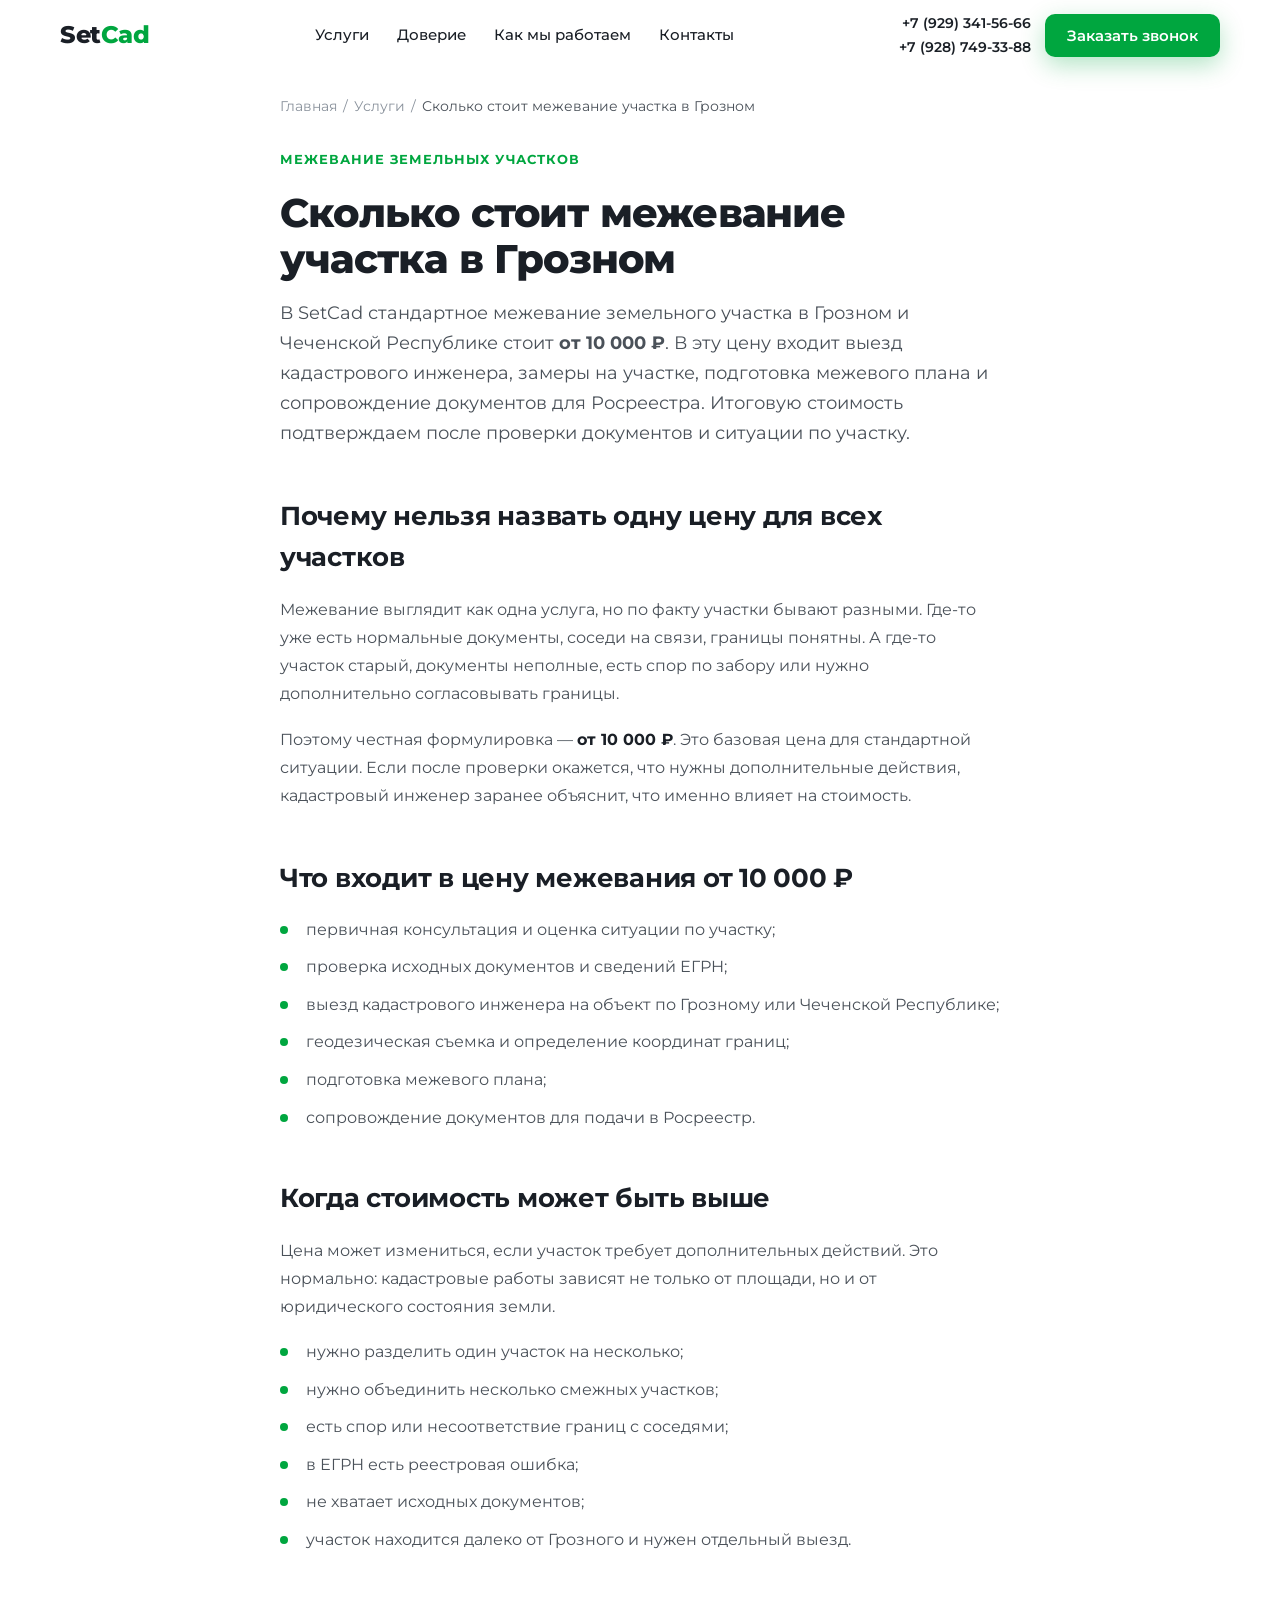
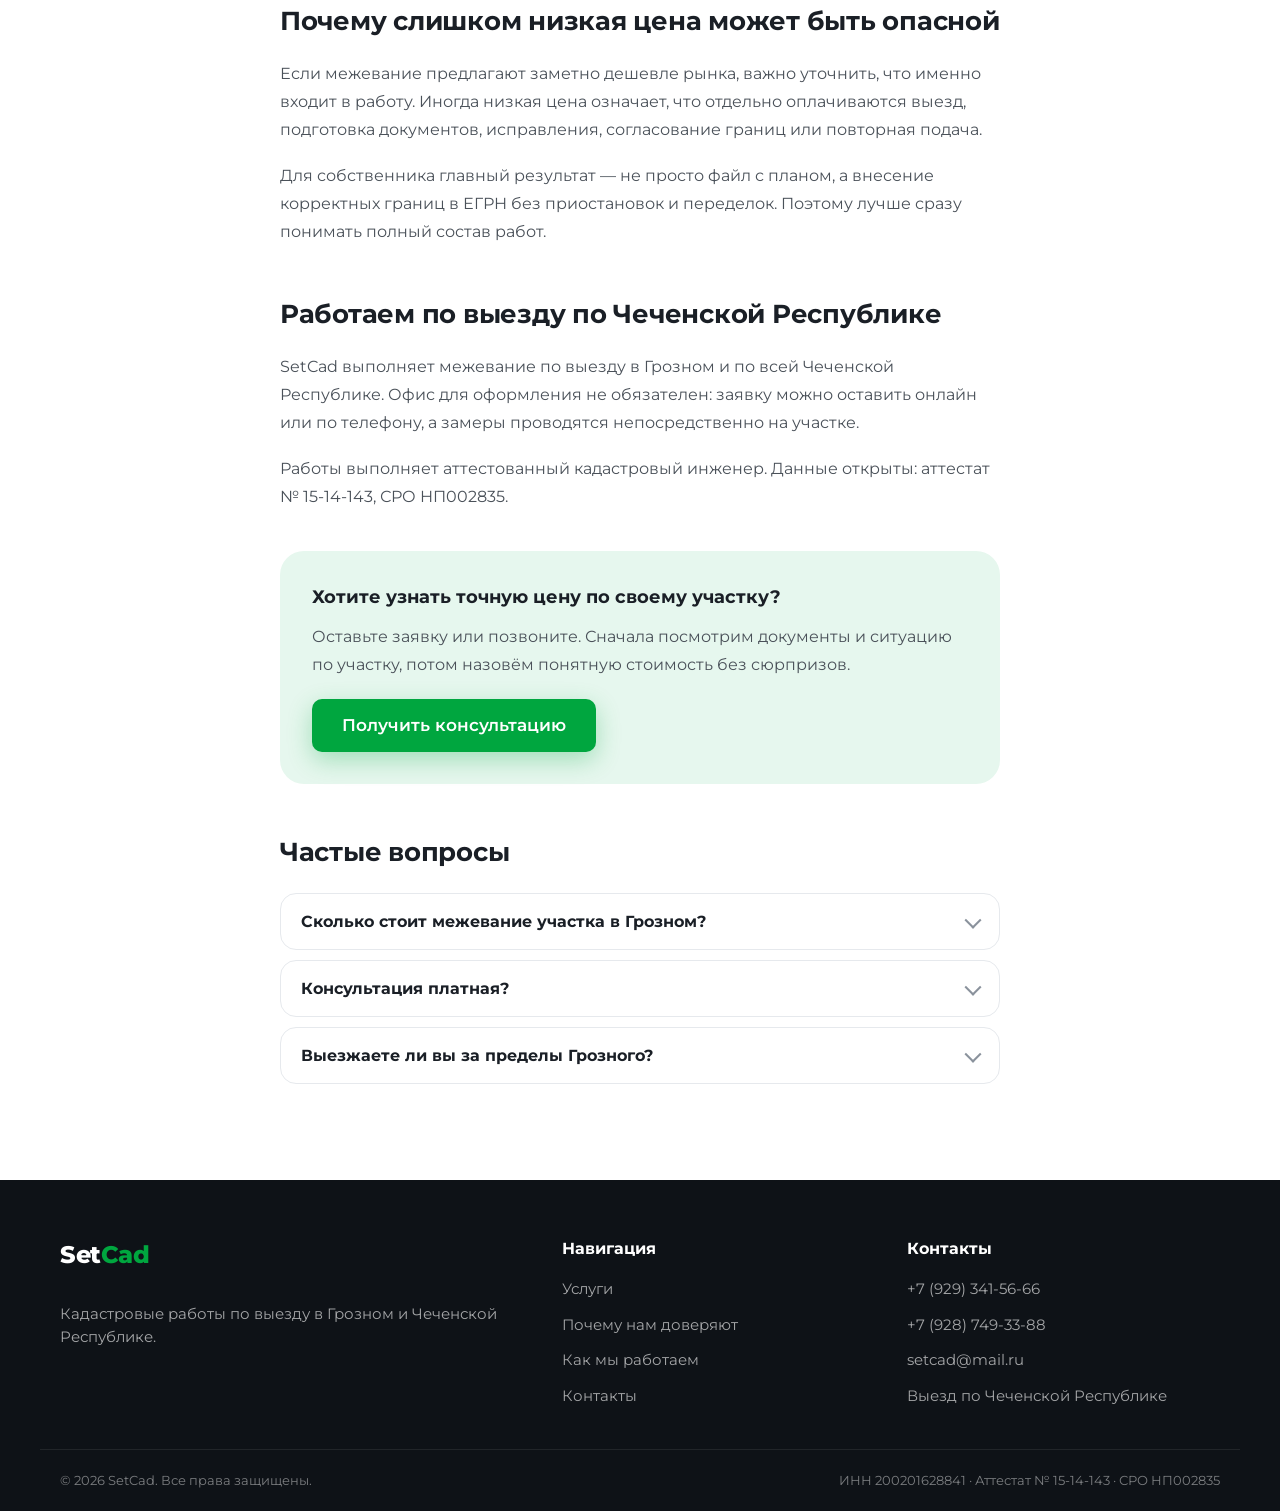
<file: articles/skolko-stoit-mezhevanie-v-groznom/index.html>
<!DOCTYPE html>
<html lang="ru">
<head>
    <meta charset="UTF-8">
    <meta name="viewport" content="width=device-width, initial-scale=1.0">
    <meta name="description" content="Сколько стоит межевание земельного участка в Грозном и Чеченской Республике: цена от 10 000 ₽, что входит в работу кадастрового инженера и от чего зависит итоговая стоимость.">
    <meta name="keywords" content="сколько стоит межевание Грозный, цена межевания участка, межевание от 10000, кадастровый инженер Грозный, SetCad">
    <meta name="theme-color" content="#00A63F">
    <meta property="og:title" content="Сколько стоит межевание участка в Грозном | SetCad">
    <meta property="og:description" content="Цена межевания от 10 000 ₽: что входит, когда стоимость может измениться и как заказать выезд кадастрового инженера по Чеченской Республике.">
    <meta property="og:type" content="article">
    <meta property="og:url" content="https://setcad.ru/articles/skolko-stoit-mezhevanie-v-groznom/">
    <meta property="og:image" content="https://setcad.ru/og-image.jpg">
    <meta property="og:locale" content="ru_RU">
    <link rel="canonical" href="https://setcad.ru/articles/skolko-stoit-mezhevanie-v-groznom/">
    <meta name="robots" content="index, follow">
    <title>Сколько стоит межевание участка в Грозном — цена от 10 000 ₽ | SetCad</title>
    <link rel="icon" href="/favicon.ico" sizes="any">
    <link rel="icon" type="image/svg+xml" href="/favicon.svg">
    <link rel="icon" type="image/png" sizes="192x192" href="/favicon-192.png">
    <link rel="apple-touch-icon" href="/apple-touch-icon.png">
    <link rel="preconnect" href="https://fonts.googleapis.com">
    <link rel="preconnect" href="https://fonts.gstatic.com" crossorigin>
    <link href="https://fonts.googleapis.com/css2?family=Montserrat:wght@400;500;600;700;800;900&display=swap" rel="stylesheet">
    <link rel="stylesheet" href="../../styles.v2.css?v=20260704-price">

    <script type="application/ld+json">
    {
        "@context": "https://schema.org",
        "@type": "Article",
        "headline": "Сколько стоит межевание участка в Грозном",
        "description": "Цена межевания земельного участка в Грозном и Чеченской Республике: от 10 000 ₽, что входит в работу и от чего зависит итоговая стоимость.",
        "author": { "@type": "Organization", "name": "SetCad", "url": "https://setcad.ru/" },
        "publisher": {
            "@type": "Organization",
            "name": "SetCad",
            "logo": { "@type": "ImageObject", "url": "https://setcad.ru/favicon.svg" }
        },
        "mainEntityOfPage": "https://setcad.ru/articles/skolko-stoit-mezhevanie-v-groznom/",
        "datePublished": "2026-07-04",
        "dateModified": "2026-07-04",
        "inLanguage": "ru-RU"
    }
    </script>

    <script type="application/ld+json">
    {
        "@context": "https://schema.org",
        "@type": "BreadcrumbList",
        "itemListElement": [
            { "@type": "ListItem", "position": 1, "name": "Главная", "item": "https://setcad.ru/" },
            { "@type": "ListItem", "position": 2, "name": "Статьи", "item": "https://setcad.ru/articles/" },
            { "@type": "ListItem", "position": 3, "name": "Сколько стоит межевание участка в Грозном", "item": "https://setcad.ru/articles/skolko-stoit-mezhevanie-v-groznom/" }
        ]
    }
    </script>

    <script type="application/ld+json">
    {
        "@context": "https://schema.org",
        "@type": "FAQPage",
        "mainEntity": [
            {
                "@type": "Question",
                "name": "Сколько стоит межевание участка в Грозном?",
                "acceptedAnswer": {
                    "@type": "Answer",
                    "text": "В SetCad стандартное межевание земельного участка в Грозном и Чеченской Республике стоит от 10 000 ₽. Итоговая стоимость зависит от документов, местоположения участка, состава работ и необходимости дополнительных согласований."
                }
            },
            {
                "@type": "Question",
                "name": "Что входит в стоимость межевания?",
                "acceptedAnswer": {
                    "@type": "Answer",
                    "text": "В стоимость входит консультация, проверка исходных документов, выезд кадастрового инженера на объект, геодезическая съемка, подготовка межевого плана и сопровождение документов для Росреестра."
                }
            },
            {
                "@type": "Question",
                "name": "Работает ли SetCad по выезду?",
                "acceptedAnswer": {
                    "@type": "Answer",
                    "text": "Да. SetCad работает по выезду в Грозном и по всей Чеченской Республике. Заявку можно оставить онлайн или по телефону, а замеры выполняются непосредственно на участке."
                }
            }
        ]
    }
    </script>
</head>
<body>
    <header class="header" id="header">
        <div class="container header__inner">
            <a href="../../index.html" class="logo" aria-label="SetCad — на главную">
                <span class="logo__text">Set<span class="logo__accent">Cad</span></span>
            </a>

            <nav class="nav" aria-label="Основная навигация">
                <a href="../../index.html#services" class="nav__link">Услуги</a>
                <a href="../../index.html#trust" class="nav__link">Доверие</a>
                <a href="../../index.html#process" class="nav__link">Как мы работаем</a>
                <a href="../../index.html#contacts" class="nav__link">Контакты</a>
            </nav>

            <div class="header__actions">
                <div class="header__phones">
                    <a href="tel:+79293415666">+7 (929) 341-56-66</a>
                    <a href="tel:+79287493388">+7 (928) 749-33-88</a>
                </div>
                <a class="btn btn--accent" href="../../index.html#contacts">Заказать звонок</a>
            </div>
        </div>
    </header>

    <main>
        <section class="section article" id="article">
            <div class="container article__container">
                <nav class="article__breadcrumbs" aria-label="Хлебные крошки">
                    <a href="../../index.html">Главная</a>
                    <span aria-hidden="true">/</span>
                    <a href="../../index.html#services">Услуги</a>
                    <span aria-hidden="true">/</span>
                    <span aria-current="page">Сколько стоит межевание участка в Грозном</span>
                </nav>

                <header class="article__head">
                    <span class="section__eyebrow">Межевание земельных участков</span>
                    <h1 class="article__title">Сколько стоит межевание участка в Грозном</h1>
                    <p class="article__lead">В SetCad стандартное межевание земельного участка в Грозном и Чеченской Республике стоит <strong>от 10 000 ₽</strong>. В эту цену входит выезд кадастрового инженера, замеры на участке, подготовка межевого плана и сопровождение документов для Росреестра. Итоговую стоимость подтверждаем после проверки документов и ситуации по участку.</p>
                </header>

                <div class="article__body">
                    <h2>Почему нельзя назвать одну цену для всех участков</h2>
                    <p>Межевание выглядит как одна услуга, но по факту участки бывают разными. Где-то уже есть нормальные документы, соседи на связи, границы понятны. А где-то участок старый, документы неполные, есть спор по забору или нужно дополнительно согласовывать границы.</p>
                    <p>Поэтому честная формулировка — <strong>от 10 000 ₽</strong>. Это базовая цена для стандартной ситуации. Если после проверки окажется, что нужны дополнительные действия, кадастровый инженер заранее объяснит, что именно влияет на стоимость.</p>

                    <h2>Что входит в цену межевания от 10 000 ₽</h2>
                    <ul class="article__list">
                        <li>первичная консультация и оценка ситуации по участку;</li>
                        <li>проверка исходных документов и сведений ЕГРН;</li>
                        <li>выезд кадастрового инженера на объект по Грозному или Чеченской Республике;</li>
                        <li>геодезическая съемка и определение координат границ;</li>
                        <li>подготовка межевого плана;</li>
                        <li>сопровождение документов для подачи в Росреестр.</li>
                    </ul>

                    <h2>Когда стоимость может быть выше</h2>
                    <p>Цена может измениться, если участок требует дополнительных действий. Это нормально: кадастровые работы зависят не только от площади, но и от юридического состояния земли.</p>
                    <ul class="article__list">
                        <li>нужно разделить один участок на несколько;</li>
                        <li>нужно объединить несколько смежных участков;</li>
                        <li>есть спор или несоответствие границ с соседями;</li>
                        <li>в ЕГРН есть реестровая ошибка;</li>
                        <li>не хватает исходных документов;</li>
                        <li>участок находится далеко от Грозного и нужен отдельный выезд.</li>
                    </ul>

                    <h2>Почему слишком низкая цена может быть опасной</h2>
                    <p>Если межевание предлагают заметно дешевле рынка, важно уточнить, что именно входит в работу. Иногда низкая цена означает, что отдельно оплачиваются выезд, подготовка документов, исправления, согласование границ или повторная подача.</p>
                    <p>Для собственника главный результат — не просто файл с планом, а внесение корректных границ в ЕГРН без приостановок и переделок. Поэтому лучше сразу понимать полный состав работ.</p>

                    <h2>Работаем по выезду по Чеченской Республике</h2>
                    <p>SetCad выполняет межевание по выезду в Грозном и по всей Чеченской Республике. Офис для оформления не обязателен: заявку можно оставить онлайн или по телефону, а замеры проводятся непосредственно на участке.</p>
                    <p>Работы выполняет аттестованный кадастровый инженер. Данные открыты: аттестат № 15-14-143, СРО НП002835.</p>

                    <div class="article__cta">
                        <h3>Хотите узнать точную цену по своему участку?</h3>
                        <p>Оставьте заявку или позвоните. Сначала посмотрим документы и ситуацию по участку, потом назовём понятную стоимость без сюрпризов.</p>
                        <a href="../../index.html#contacts" class="btn btn--accent btn--lg">Получить консультацию</a>
                    </div>

                    <h2>Частые вопросы</h2>

                    <div class="faq">
                        <div class="faq__item">
                            <button type="button" class="faq__question" aria-expanded="false">Сколько стоит межевание участка в Грозном?</button>
                            <div class="faq__answer-wrap">
                                <div class="faq__answer">
                                    <p>В SetCad стандартное межевание стоит от 10 000 ₽. Итоговая цена зависит от документов, местоположения участка, состава работ и необходимости дополнительных согласований.</p>
                                </div>
                            </div>
                        </div>

                        <div class="faq__item">
                            <button type="button" class="faq__question" aria-expanded="false">Консультация платная?</button>
                            <div class="faq__answer-wrap">
                                <div class="faq__answer">
                                    <p>Первичная консультация бесплатная. На ней можно понять, какие документы нужны, есть ли риски по участку и какая стоимость будет в вашем случае.</p>
                                </div>
                            </div>
                        </div>

                        <div class="faq__item">
                            <button type="button" class="faq__question" aria-expanded="false">Выезжаете ли вы за пределы Грозного?</button>
                            <div class="faq__answer-wrap">
                                <div class="faq__answer">
                                    <p>Да. Работаем по выезду по всей Чеченской Республике: Грозный, Гудермес, Аргун, Шали, Урус-Мартан и районы ЧР.</p>
                                </div>
                            </div>
                        </div>
                    </div>
                </div>
            </div>
        </section>
    </main>

    <footer class="footer" id="contacts">
        <div class="container footer__inner">
            <div class="footer__col footer__col--brand">
                <a href="../../index.html" class="logo logo--footer" aria-label="SetCad — на главную">
                    <span class="logo__text">Set<span class="logo__accent">Cad</span></span>
                </a>
                <p class="footer__tagline">Кадастровые работы по выезду в Грозном и Чеченской Республике.</p>
            </div>

            <nav class="footer__col" aria-label="Разделы">
                <h4>Навигация</h4>
                <a href="../../index.html#services">Услуги</a>
                <a href="../../index.html#trust">Почему нам доверяют</a>
                <a href="../../index.html#process">Как мы работаем</a>
                <a href="../../index.html#contacts">Контакты</a>
            </nav>

            <div class="footer__col">
                <h4>Контакты</h4>
                <a href="tel:+79293415666">+7 (929) 341-56-66</a>
                <a href="tel:+79287493388">+7 (928) 749-33-88</a>
                <a href="mailto:setcad@mail.ru">setcad@mail.ru</a>
                <p>Выезд по Чеченской Республике</p>
            </div>
        </div>
        <div class="footer__bottom">
            <div class="container footer__bottom-inner">
                <span>© <span id="year"></span> SetCad. Все права защищены.</span>
                <span>ИНН 200201628841 · Аттестат №&nbsp;15-14-143 · СРО НП002835</span>
            </div>
        </div>
    </footer>

    <a href="../../index.html#contacts" class="float-cta" aria-label="Заказать звонок">
        <svg viewBox="0 0 24 24" width="24" height="24" fill="none" stroke="currentColor" stroke-width="2" stroke-linecap="round" stroke-linejoin="round"><path d="M21 11.5a8.38 8.38 0 01-.9 3.8 8.5 8.5 0 01-7.6 4.7 8.38 8.38 0 01-3.8-.9L3 21l1.9-5.7a8.38 8.38 0 01-.9-3.8 8.5 8.5 0 014.7-7.6 8.38 8.38 0 013.8-.9h.5a8.48 8.48 0 018 8v.5z"/></svg>
    </a>
    <a href="../../index.html#contacts" class="float-cta-text">Получить консультацию</a>

    <script>
        document.getElementById('year').textContent = new Date().getFullYear();

        const header = document.getElementById('header');
        const updateHeader = () => header.classList.toggle('is-scrolled', window.scrollY > 8);
        window.addEventListener('scroll', updateHeader, { passive: true });
        updateHeader();

        const floatButtons = document.querySelectorAll('.float-cta, .float-cta-text');
        const showFloatButtons = () => {
            const shouldShow = window.scrollY > 400;
            floatButtons.forEach(btn => btn.classList.toggle('is-visible', shouldShow));
        };
        window.addEventListener('scroll', showFloatButtons, { passive: true });
        showFloatButtons();

        document.querySelectorAll('.faq__question').forEach(btn => {
            btn.addEventListener('click', () => {
                const item = btn.closest('.faq__item');
                const isOpen = item.classList.contains('is-open');
                item.classList.toggle('is-open', !isOpen);
                btn.setAttribute('aria-expanded', String(!isOpen));
            });
        });
    </script>
</body>
</html>
</file>
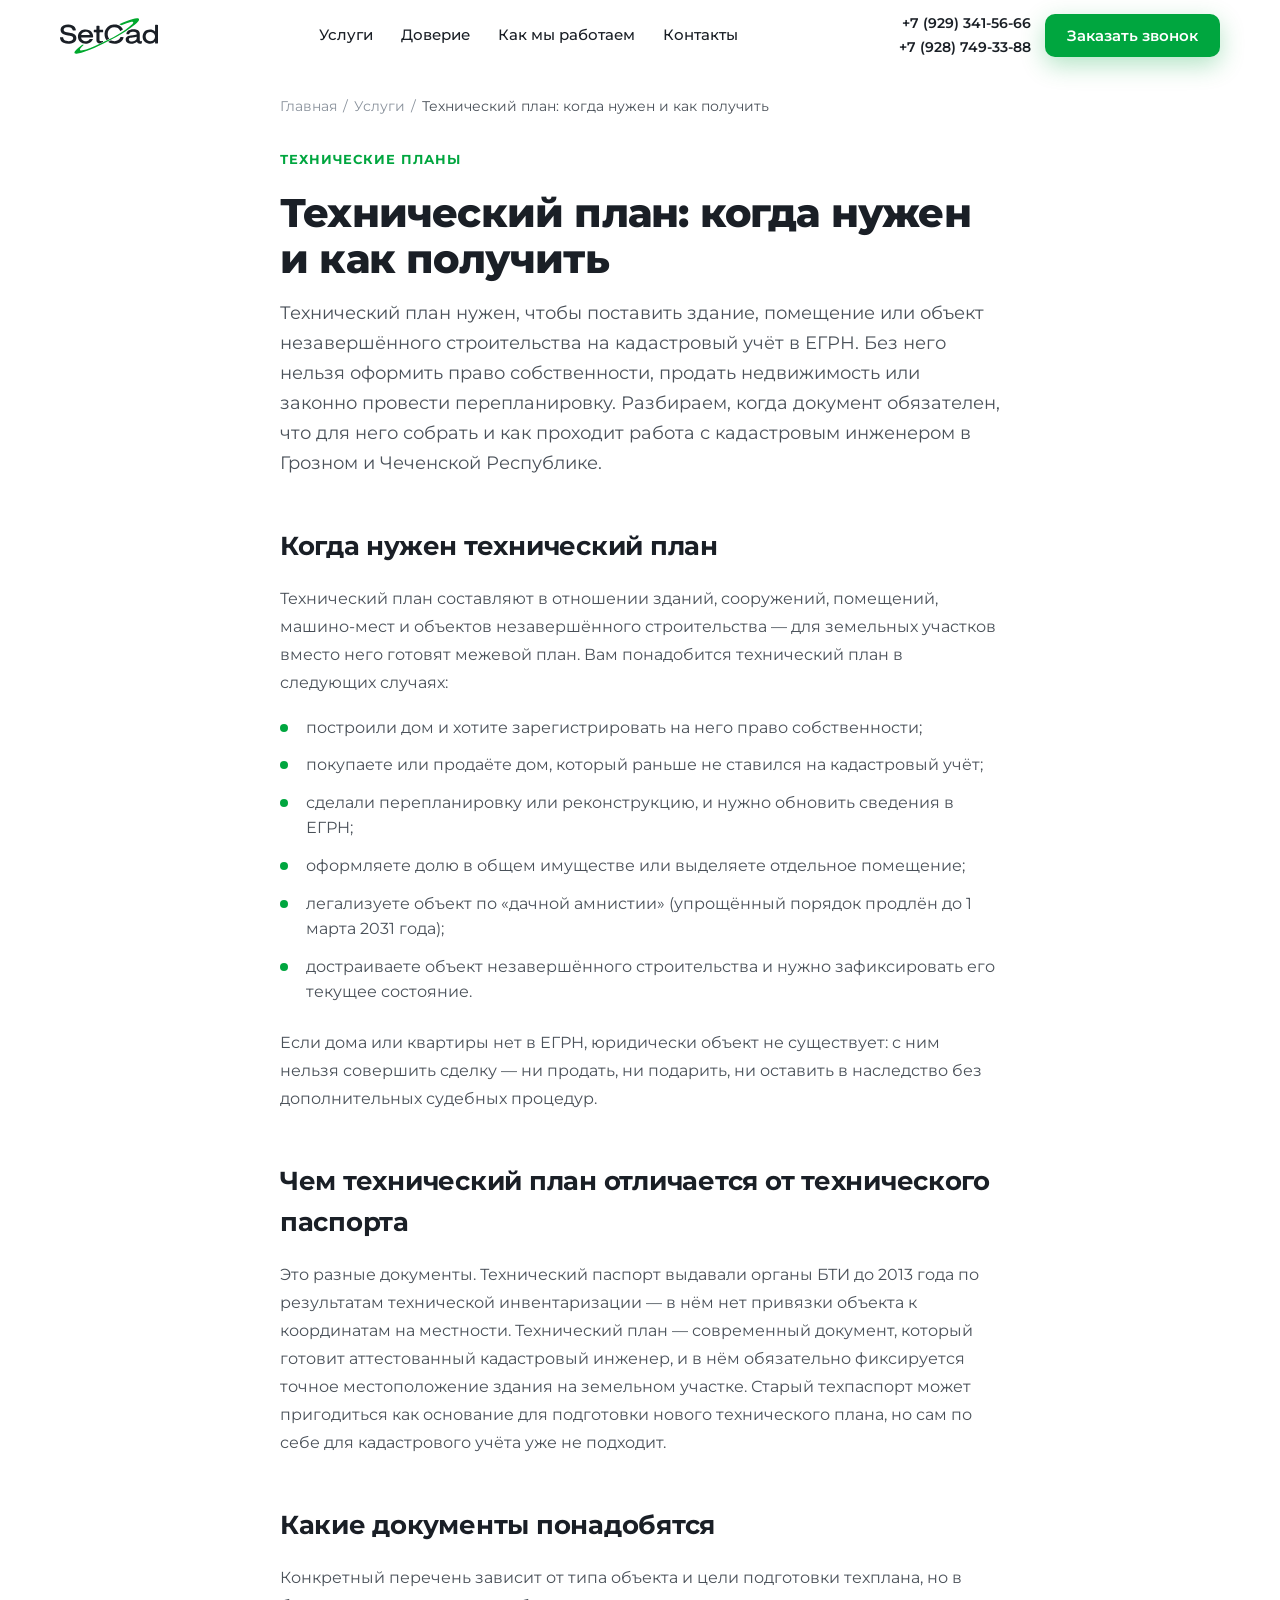
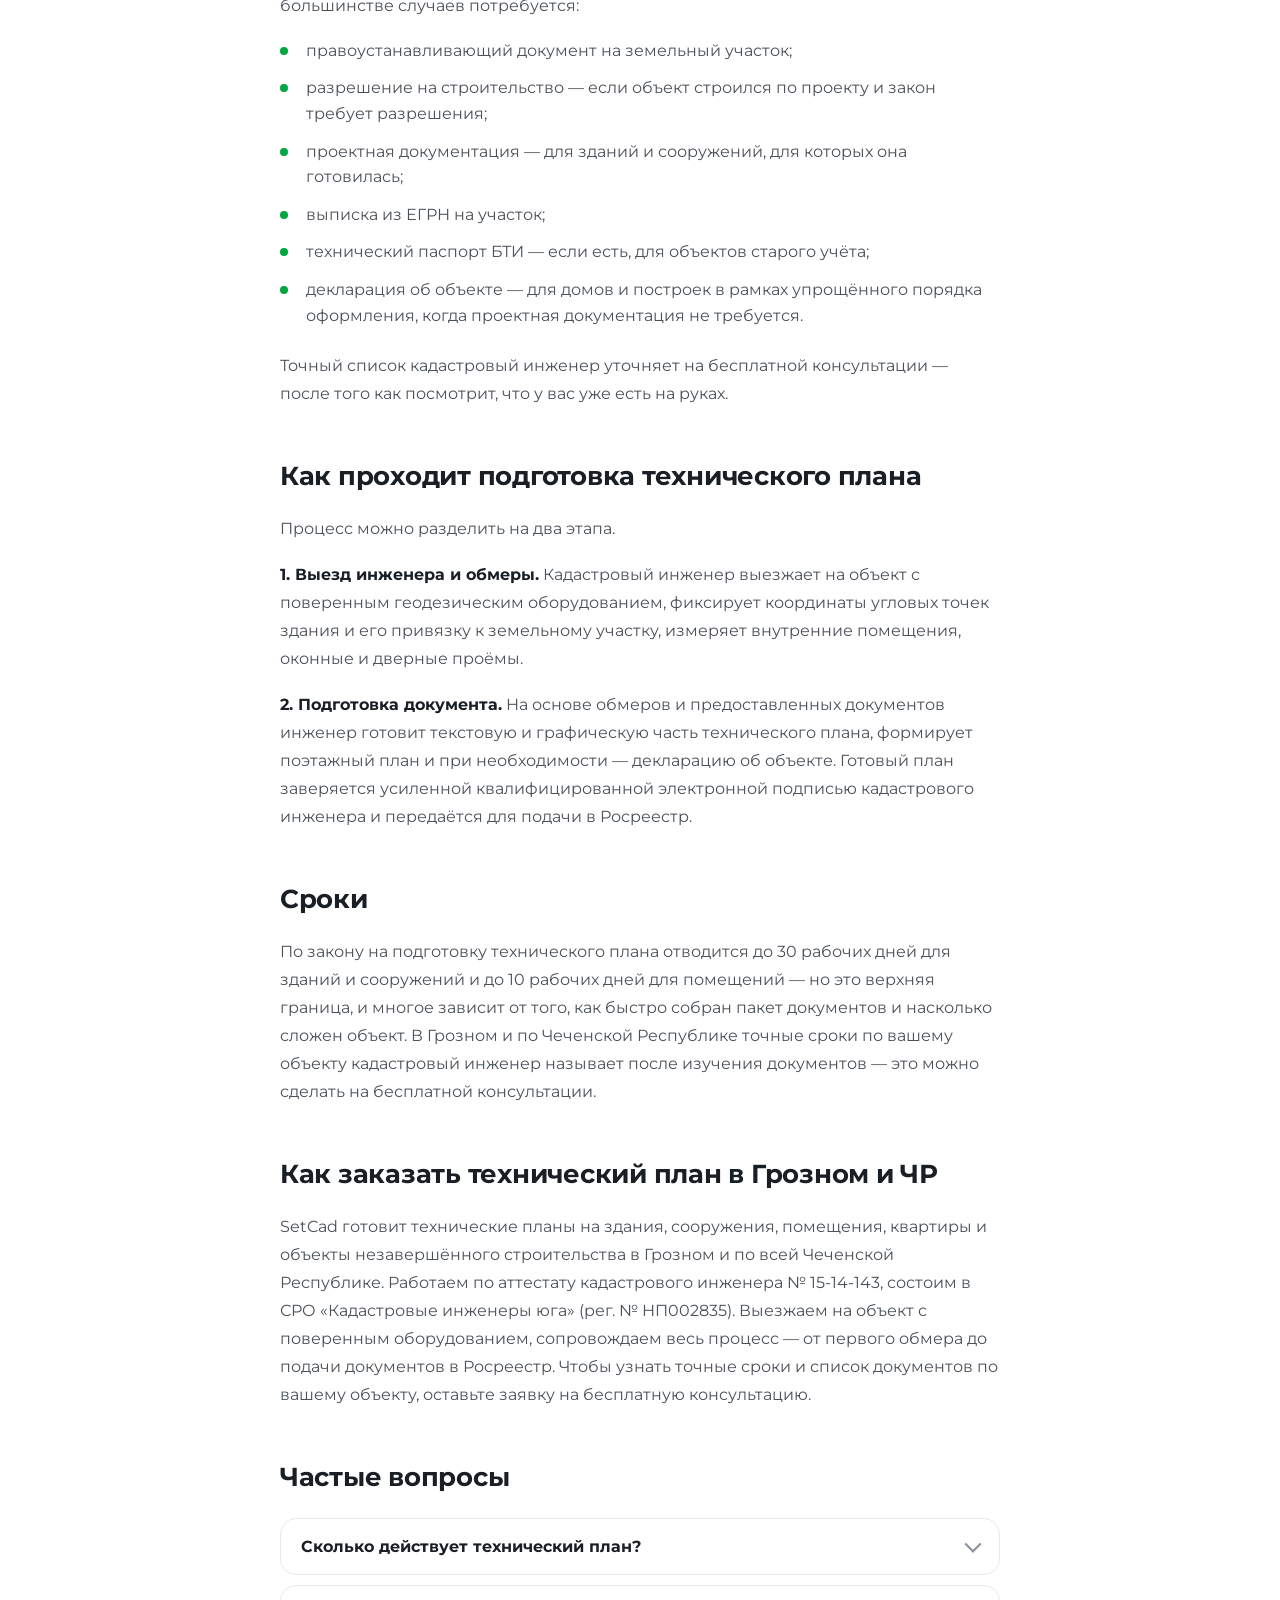
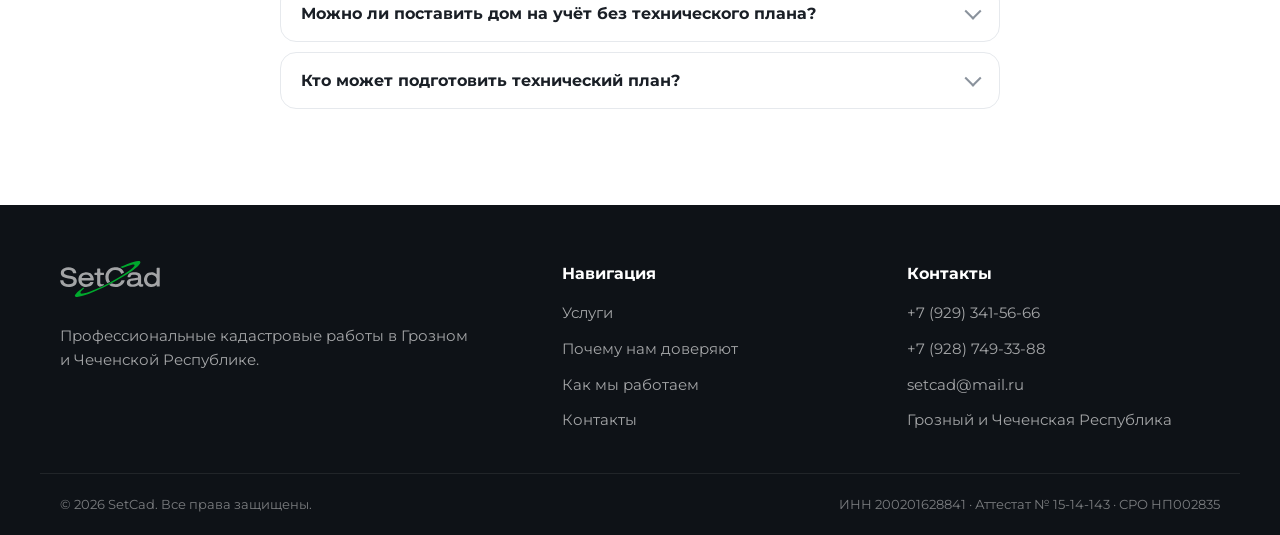
<file: articles/tehplan-kogda-nuzhen/index.html>
<!DOCTYPE html>
<html lang="ru">
<head>
    <meta charset="UTF-8">
    <meta name="viewport" content="width=device-width, initial-scale=1.0">
    <meta name="description" content="Технический план: когда нужен, какие документы собрать и как его получить в Грозном и ЧР. Сроки, отличие от техпаспорта, порядок работы с кадастровым инженером.">
    <meta name="keywords" content="технический план, технический план дома, технический план квартиры, кадастровый учёт, технический план Грозный">
    <meta name="theme-color" content="#00A63F">
    <meta property="og:title" content="Технический план: когда нужен и как получить | SetCad">
    <meta property="og:description" content="Когда нужен технический план, какие документы собрать и как проходит оформление в Грозном и ЧР.">
    <meta property="og:type" content="article">
    <meta property="og:url" content="https://setcad.ru/articles/tehplan-kogda-nuzhen/">
    <meta property="og:image" content="https://setcad.ru/og-image.jpg">
    <meta property="og:locale" content="ru_RU">
    <link rel="canonical" href="https://setcad.ru/articles/tehplan-kogda-nuzhen/">
    <meta name="robots" content="index, follow">
    <title>Технический план: когда нужен и как получить — SetCad</title>
    <link rel="icon" href="/favicon.ico" sizes="any">
    <link rel="icon" type="image/svg+xml" href="/favicon.svg">
    <link rel="icon" type="image/png" sizes="192x192" href="/favicon-192.png">
    <link rel="apple-touch-icon" href="/apple-touch-icon.png">
    <link rel="preconnect" href="https://fonts.googleapis.com">
    <link rel="preconnect" href="https://fonts.gstatic.com" crossorigin>
    <link href="https://fonts.googleapis.com/css2?family=Montserrat:wght@400;500;600;700;800;900&display=swap" rel="stylesheet">
    <link rel="stylesheet" href="../../styles.v2.css?v=20260704-works">

    <script type="application/ld+json">
    {
        "@context": "https://schema.org",
        "@type": "Article",
        "headline": "Технический план: когда нужен и как получить",
        "description": "Когда нужен технический план, какие документы собрать и как проходит оформление в Грозном и ЧР.",
        "author": { "@type": "Organization", "name": "SetCad", "url": "https://setcad.ru/" },
        "publisher": {
            "@type": "Organization",
            "name": "SetCad",
            "logo": { "@type": "ImageObject", "url": "https://setcad.ru/favicon.svg" }
        },
        "mainEntityOfPage": "https://setcad.ru/articles/tehplan-kogda-nuzhen/",
        "datePublished": "2025-06-26",
        "dateModified": "2025-06-26",
        "inLanguage": "ru-RU"
    }
    </script>

    <script type="application/ld+json">
    {
        "@context": "https://schema.org",
        "@type": "BreadcrumbList",
        "itemListElement": [
            { "@type": "ListItem", "position": 1, "name": "Главная", "item": "https://setcad.ru/" },
            { "@type": "ListItem", "position": 2, "name": "Статьи", "item": "https://setcad.ru/articles/" },
            { "@type": "ListItem", "position": 3, "name": "Технический план: когда нужен и как получить", "item": "https://setcad.ru/articles/tehplan-kogda-nuzhen/" }
        ]
    }
    </script>

    <script type="application/ld+json">
    {
        "@context": "https://schema.org",
        "@type": "FAQPage",
        "mainEntity": [
            {
                "@type": "Question",
                "name": "Чем технический план отличается от технического паспорта?",
                "acceptedAnswer": {
                    "@type": "Answer",
                    "text": "Технический паспорт выдавали БТИ до 2013 года, и он не содержит координатной привязки объекта к местности. Технический план — современный документ, обязательный для кадастрового учёта в ЕГРН, и включает координаты здания, а не только его технические характеристики."
                }
            },
            {
                "@type": "Question",
                "name": "Сколько действует технический план?",
                "acceptedAnswer": {
                    "@type": "Answer",
                    "text": "Срок действия не ограничен, пока характеристики объекта не менялись. Но если в здании проводилась перепланировка, реконструкция или изменилась площадь, нужен новый технический план для обновления сведений в ЕГРН."
                }
            },
            {
                "@type": "Question",
                "name": "Можно ли поставить дом на учёт без технического плана?",
                "acceptedAnswer": {
                    "@type": "Answer",
                    "text": "Нет. Без технического плана объект не вносится в ЕГРН и юридически не существует как объект права — с ним нельзя совершить сделку, продать, подарить или зарегистрировать."
                }
            }
        ]
    }
    </script>
</head>
<body>

    <header class="header" id="header">
        <div class="container header__inner">
            <a href="../../index.html" class="logo logo--full" aria-label="SetCad — на главную">
                <svg class="logo__full" viewBox="0 0 946 342" xmlns="http://www.w3.org/2000/svg" role="img" aria-label="SetCad" width="120" height="44">
                    <path d="M508.745 198.441C449.857 230.426 390.442 260.52 329.367 287.244C289.226 304.808 248.633 321.22 206.361 333.053C190.327 337.541 174.18 341.706 157.3 341.302C150.827 341.147 144.181 340.582 140.673 334.259C137.106 327.828 141.081 322.211 144.576 317.223C154.531 303.018 167.759 292.011 181.054 281.132C190.858 273.111 201.29 265.886 211.173 257.994C217.102 253.26 222.436 253.684 228.552 256.327C228.688 258.7 226.724 259.475 225.462 260.625C216.594 268.708 207.652 276.71 200.087 286.087C197.042 289.862 194.238 293.794 192.708 298.468C190.739 304.48 192.754 308.024 198.789 309.767C205.148 311.604 211.401 310.26 217.588 309.183C240.992 305.109 263.263 297.122 285.457 288.961C348.43 265.805 408.79 236.894 468.188 205.865C524.052 176.683 578.778 145.562 630.735 109.796C651.324 95.6237 671.479 80.8251 689.676 63.5647C694.036 59.4297 698.279 55.2002 701.903 50.3904C703.311 48.5219 704.555 46.5714 705.342 44.3337C707.7 37.6289 705.8 34.0464 698.811 32.8161C692.565 31.7164 686.575 33.7509 680.631 35.1514C654.086 41.4055 628.816 51.367 604.221 62.9067C595.615 66.9447 588.22 69.1732 580.297 62.212C578.282 60.4417 575.393 59.6669 572.984 58.4739C573.36 56.1594 575.087 55.9366 576.326 55.3691C617.545 36.4879 659.264 18.8892 703.156 7.05387C715.687 3.67512 728.365 0.815929 741.402 0.0681263C741.735 0.0490533 742.069 -0.0168356 742.399 0.00403936C749.021 0.422923 756.231 -0.135792 760.115 6.78596C763.965 13.6477 760.432 19.7987 756.78 25.3995C747.011 40.3801 733.743 52.1418 720.133 63.3968C682.165 94.7932 640.968 121.519 598.732 146.744C569.131 164.423 539.368 181.807 508.745 198.441Z" fill="#00A92D"/>
                    <path d="M33.7177 236.8C13.5264 227.101 2.69941 211.232 0.232134 189.477C-0.456011 183.41 0.0909486 182.707 5.98083 182.669C12.6466 182.626 19.3133 182.693 25.9784 182.615C28.4737 182.585 30.1912 183.2 30.4235 186.054C31.9235 204.484 43.4717 213.907 60.1449 217.749C77.984 221.859 95.8988 222.011 112.969 214.125C123.114 209.439 128.232 198.813 126.092 188.61C124.568 181.342 119.63 177.158 113.249 174.38C101.686 169.346 89.2725 167.593 77.0061 165.354C62.4283 162.692 47.7954 160.281 34.056 154.383C12.7971 145.256 3.24372 129.184 6.12794 106.304C8.23402 89.5979 17.7819 77.3991 32.6279 70.4838C61.851 56.8714 91.9631 56.0401 121.677 68.786C140.135 76.7035 149.967 91.8495 152.509 111.753C153.016 115.726 151.983 117.643 147.534 117.469C140.545 117.196 133.534 117.259 126.541 117.464C123.488 117.554 121.921 116.638 121.453 113.523C119.32 99.3288 110.216 91.6072 96.9948 88.3913C82.5011 84.8657 67.9026 84.8518 53.6044 89.5502C44.3377 92.5952 37.5284 98.2069 36.0158 108.619C34.9024 116.283 37.2344 122.398 43.7438 126.762C50.5497 131.324 58.3973 132.976 66.1988 134.757C83.5615 138.72 101.342 140.668 118.503 145.61C125.586 147.65 132.314 150.462 138.558 154.416C164.429 170.8 161.318 208.236 145.44 224.817C134.634 236.102 121.049 241.401 106.128 243.78C81.5604 247.696 57.3474 246.965 33.7177 236.8Z" fill="currentColor"/>
                    <path d="M943.877 64.1611C945.723 65.8575 945.49 67.7558 945.49 69.5639C945.499 125.21 945.451 180.856 945.565 236.501C945.575 241.14 943.988 242.684 939.441 242.424C933.628 242.092 927.77 242.081 921.956 242.392C917.427 242.634 916.014 240.755 916.316 236.534C916.551 233.253 916.363 229.942 916.363 225.049C896.926 246.206 873.472 248.567 848.525 243.856C831.801 240.698 818.461 231.638 808.476 217.768C788.924 190.61 793.129 148.733 816.654 125.407C838.37 103.874 890.512 98.1031 915.343 126.818C916.572 125.146 916.075 123.3 916.079 121.624C916.118 104.297 916.221 86.9685 916.007 69.6442C915.951 65.0948 917.337 63.3989 921.989 63.6512C929.131 64.0386 936.302 63.8849 943.877 64.1611ZM897.192 213.356C911.733 202.832 918.551 184.055 914.413 165.929C910.058 146.852 896.954 135.11 876.558 132.008C857.468 129.104 839.135 137.22 831.072 152.143C821.555 169.757 823.781 193.676 836.224 207.501C850.066 222.881 876.868 225.656 897.192 213.356Z" fill="currentColor"/>
                    <path d="M722.29 132.028C710.518 129.479 699.067 129.478 687.672 131.479C677.236 133.312 669.922 139.015 667.927 149.914C667.326 153.199 665.667 153.993 662.827 153.911C656.17 153.718 649.514 153.509 642.856 153.42C639.932 153.381 639.308 152.202 639.658 149.347C642.162 128.901 654.965 115.203 677.934 110.047C698.368 105.46 718.921 105.689 739.167 111.574C758.625 117.231 768.5 130.307 768.629 150.473C768.753 169.794 768.658 189.116 768.675 208.438C768.685 219.734 772.06 222.638 783.019 220.169C787.22 219.222 788.942 219.989 788.678 224.527C788.418 229.01 788.586 233.519 788.587 238.016C788.587 240.207 788.01 241.903 785.555 242.492C776.941 244.559 768.347 246.294 759.421 244.301C750.42 242.292 744.774 236.867 742.718 228.339C740.929 227.717 740.282 228.658 739.564 229.267C722.837 243.436 702.983 246.439 681.978 245.588C672.206 245.193 662.783 243.448 653.982 239.118C638.946 231.721 631.787 218.789 633.19 201.036C634.449 185.114 643.738 175.27 658.185 169.854C672.251 164.581 687.135 164.051 701.875 162.783C710.652 162.028 719.518 161.859 728.079 159.543C732.872 158.247 738.088 157.066 739.027 150.862C739.952 144.749 736.764 138.713 731.02 135.417C728.408 133.918 725.636 132.789 722.29 132.028ZM674.59 220.469C690.239 225.105 705.673 224.011 720.276 217.128C737.24 209.133 741.687 196.79 738.27 178.509C725.234 182.885 711.605 183.307 698.138 184.851C690.72 185.701 683.209 186.058 676.072 188.528C669.349 190.855 664.349 194.815 663.676 202.528C662.956 210.782 666.352 216.674 674.59 220.469Z" fill="currentColor"/>
                    <path d="M300.115 127.272C314.048 141.841 318.739 159.478 319.428 178.668C319.586 183.068 317.913 184.397 313.604 184.38C278.96 184.247 244.316 184.3 209.671 184.31C203.231 184.312 202.953 184.685 204.438 190.785C208.436 207.203 221.546 218.731 238.641 220.695C246.786 221.631 254.861 221.522 262.831 219.026C271.451 216.326 278.444 211.563 283.056 203.743C284.798 200.79 286.935 199.65 290.337 199.727C298.786 199.917 307.242 199.789 316.935 199.789C314.668 206.959 311.808 212.624 308.073 217.833C298.525 231.149 285.399 239.243 269.678 243.087C252.146 247.375 234.678 246.665 217.494 241.077C191.859 232.742 174.645 209.791 172.954 182.88C171.5 159.739 177.651 139.798 195.491 124.215C206.272 114.799 219.091 110.061 233.071 108.215C249.883 105.995 266.251 107.482 281.891 114.542C288.663 117.599 294.46 122.017 300.115 127.272ZM237.15 131.261C222.534 133.819 211.396 140.945 205.887 155.298C203.651 161.125 204.304 162.014 210.46 162.019C233.954 162.038 257.448 162.022 280.942 162.015C281.941 162.014 282.94 161.97 283.94 161.944C286.352 161.88 287.134 160.773 286.543 158.375C285.317 153.405 282.942 149.039 279.642 145.22C268.545 132.373 254.091 129.323 237.15 131.261Z" fill="currentColor"/>
                    <path d="M503.168 62.6344C532.93 57.4866 560.686 60.2675 585.011 79.3323C593.524 86.0045 599.969 94.4191 604.648 104.217C606.272 107.62 606.313 109.834 602.453 111.818C596.39 114.933 590.572 118.542 584.76 122.119C581.966 123.838 580.35 123.596 579.175 120.316C570.071 94.8973 544.44 85.0017 520.43 86.656C507.358 87.5567 495.158 90.8208 484.533 98.7655C470.71 109.101 463.322 123.253 460.74 140.04C457.688 159.88 460.811 178.48 472.535 195.207C472.993 195.86 473.217 196.677 473.935 198.273C465.851 202.305 457.937 206.415 449.861 210.178C447.479 211.288 446.449 208.662 445.345 207.122C437.437 196.092 432.586 183.758 430.534 170.41C425.383 136.903 433.673 107.611 458.861 84.1323C471.217 72.6141 486.271 66.0642 503.168 62.6344Z" fill="currentColor"/>
                    <path d="M391.3 220.314C397.543 221.09 403.33 220.793 409.134 219.932C411.062 219.647 413.938 218.692 414.42 221.885C414.817 224.506 415.812 227.7 412.316 229.351C402.679 233.905 393.26 239.046 383.316 242.793C373.289 246.572 356.935 236.393 353.112 224.925C351.683 220.638 351.054 216.216 351.064 211.664C351.116 187.835 350.964 164.006 351.18 140.18C351.224 135.328 349.677 133.623 344.908 133.948C340.097 134.276 335.245 133.95 330.417 134.093C326.763 134.201 325.288 132.564 325.398 128.994C325.531 124.665 325.608 120.324 325.443 115.999C325.282 111.802 327.193 110.474 331.185 110.679C336.004 110.926 340.857 110.521 345.675 110.786C349.741 111.009 351.291 109.666 351.167 105.428C350.898 96.2715 351.257 87.0965 351.003 77.9388C350.88 73.5314 352.055 71.503 356.864 71.7754C362.842 72.1139 368.865 72.0148 374.852 71.7456C379.128 71.5534 380.839 72.9828 380.717 77.4418C380.467 86.5994 380.889 95.777 380.572 104.93C380.407 109.693 382.224 110.972 386.685 110.817C394.674 110.538 402.682 110.865 410.676 110.688C414.334 110.607 415.818 111.935 415.662 115.617C415.472 120.108 415.454 124.62 415.657 129.11C415.828 132.898 414.094 134.072 410.574 134.021C402.411 133.903 394.243 134.098 386.082 133.937C382.041 133.858 380.559 135.35 380.588 139.496C380.746 161.99 380.624 184.486 380.703 206.98C380.73 214.865 383.325 218.053 391.3 220.314Z" fill="currentColor"/>
                    <path d="M484.783 238.773C477.147 235.764 470.338 232.13 463.446 226.358C468.978 223.411 473.909 221.149 478.458 218.281C485.949 213.557 492.529 212.619 501.766 216C521.692 223.292 542.063 222.339 560.756 210.682C570.042 204.892 576.74 196.621 580.746 186.43C582.14 182.884 584.054 181.579 587.794 181.749C594.44 182.051 601.106 181.875 607.762 182.009C613.278 182.12 613.934 182.981 612.333 188.31C604.161 215.526 586.02 233.008 559.138 241.135C534.364 248.624 509.57 247.589 484.783 238.773Z" fill="currentColor"/>
                </svg>
            </a>

            <nav class="nav" id="nav" aria-label="Основная навигация">
                <a href="../../index.html#services" class="nav__link">Услуги</a>
                <a href="../../index.html#trust" class="nav__link">Доверие</a>
                <a href="../../index.html#process" class="nav__link">Как мы работаем</a>
                <a href="../../index.html#contacts" class="nav__link">Контакты</a>
            </nav>

            <div class="header__actions">
                <div class="header__phones">
                    <a href="tel:+79293415666">+7 (929) 341-56-66</a>
                    <a href="tel:+79287493388">+7 (928) 749-33-88</a>
                </div>
                <a href="../../index.html#contacts" class="btn btn--accent">Заказать звонок</a>
                <button class="burger" id="burger" aria-label="Открыть меню" aria-expanded="false" aria-controls="nav">
                    <span></span><span></span><span></span>
                </button>
            </div>
        </div>
    </header>

    <main>
        <section class="section article" id="article">
            <div class="container article__container">

                <nav class="article__breadcrumbs" aria-label="Хлебные крошки">
                    <a href="../../index.html">Главная</a>
                    <span aria-hidden="true">/</span>
                    <a href="../../index.html#services">Услуги</a>
                    <span aria-hidden="true">/</span>
                    <span aria-current="page">Технический план: когда нужен и как получить</span>
                </nav>

                <header class="article__head">
                    <span class="section__eyebrow">Технические планы</span>
                    <h1 class="article__title">Технический план: когда нужен и как получить</h1>
                    <p class="article__lead">Технический план нужен, чтобы поставить здание, помещение или объект незавершённого строительства на кадастровый учёт в ЕГРН. Без него нельзя оформить право собственности, продать недвижимость или законно провести перепланировку. Разбираем, когда документ обязателен, что для него собрать и как проходит работа с кадастровым инженером в Грозном и Чеченской Республике.</p>
                </header>

                <div class="article__body">

                    <h2>Когда нужен технический план</h2>
                    <p>Технический план составляют в отношении зданий, сооружений, помещений, машино-мест и объектов незавершённого строительства — для земельных участков вместо него готовят межевой план. Вам понадобится технический план в следующих случаях:</p>
                    <ul class="article__list">
                        <li>построили дом и хотите зарегистрировать на него право собственности;</li>
                        <li>покупаете или продаёте дом, который раньше не ставился на кадастровый учёт;</li>
                        <li>сделали перепланировку или реконструкцию, и нужно обновить сведения в ЕГРН;</li>
                        <li>оформляете долю в общем имуществе или выделяете отдельное помещение;</li>
                        <li>легализуете объект по «дачной амнистии» (упрощённый порядок продлён до 1 марта 2031 года);</li>
                        <li>достраиваете объект незавершённого строительства и нужно зафиксировать его текущее состояние.</li>
                    </ul>
                    <p>Если дома или квартиры нет в ЕГРН, юридически объект не существует: с ним нельзя совершить сделку — ни продать, ни подарить, ни оставить в наследство без дополнительных судебных процедур.</p>

                    <h2>Чем технический план отличается от технического паспорта</h2>
                    <p>Это разные документы. Технический паспорт выдавали органы БТИ до 2013 года по результатам технической инвентаризации — в нём нет привязки объекта к координатам на местности. Технический план — современный документ, который готовит аттестованный кадастровый инженер, и в нём обязательно фиксируется точное местоположение здания на земельном участке. Старый техпаспорт может пригодиться как основание для подготовки нового технического плана, но сам по себе для кадастрового учёта уже не подходит.</p>

                    <h2>Какие документы понадобятся</h2>
                    <p>Конкретный перечень зависит от типа объекта и цели подготовки техплана, но в большинстве случаев потребуется:</p>
                    <ul class="article__list">
                        <li>правоустанавливающий документ на земельный участок;</li>
                        <li>разрешение на строительство — если объект строился по проекту и закон требует разрешения;</li>
                        <li>проектная документация — для зданий и сооружений, для которых она готовилась;</li>
                        <li>выписка из ЕГРН на участок;</li>
                        <li>технический паспорт БТИ — если есть, для объектов старого учёта;</li>
                        <li>декларация об объекте — для домов и построек в рамках упрощённого порядка оформления, когда проектная документация не требуется.</li>
                    </ul>
                    <p>Точный список кадастровый инженер уточняет на бесплатной консультации — после того как посмотрит, что у вас уже есть на руках.</p>

                    <h2>Как проходит подготовка технического плана</h2>
                    <p>Процесс можно разделить на два этапа.</p>
                    <p><strong>1. Выезд инженера и обмеры.</strong> Кадастровый инженер выезжает на объект с поверенным геодезическим оборудованием, фиксирует координаты угловых точек здания и его привязку к земельному участку, измеряет внутренние помещения, оконные и дверные проёмы.</p>
                    <p><strong>2. Подготовка документа.</strong> На основе обмеров и предоставленных документов инженер готовит текстовую и графическую часть технического плана, формирует поэтажный план и при необходимости — декларацию об объекте. Готовый план заверяется усиленной квалифицированной электронной подписью кадастрового инженера и передаётся для подачи в Росреестр.</p>

                    <h2>Сроки</h2>
                    <p>По закону на подготовку технического плана отводится до 30 рабочих дней для зданий и сооружений и до 10 рабочих дней для помещений — но это верхняя граница, и многое зависит от того, как быстро собран пакет документов и насколько сложен объект. В Грозном и по Чеченской Республике точные сроки по вашему объекту кадастровый инженер называет после изучения документов — это можно сделать на бесплатной консультации.</p>

                    <h2>Как заказать технический план в Грозном и ЧР</h2>
                    <p>SetCad готовит технические планы на здания, сооружения, помещения, квартиры и объекты незавершённого строительства в Грозном и по всей Чеченской Республике. Работаем по аттестату кадастрового инженера № 15-14-143, состоим в СРО «Кадастровые инженеры юга» (рег. № НП002835). Выезжаем на объект с поверенным оборудованием, сопровождаем весь процесс — от первого обмера до подачи документов в Росреестр. Чтобы узнать точные сроки и список документов по вашему объекту, оставьте заявку на бесплатную консультацию.</p>

                    <h2>Частые вопросы</h2>

                    <div class="faq">
                        <div class="faq__item">
                            <button type="button" class="faq__question" aria-expanded="false">Сколько действует технический план?</button>
                            <div class="faq__answer-wrap">
                                <div class="faq__answer">
                                    <p>Срок действия не ограничен, пока характеристики объекта не менялись. Если провели перепланировку, реконструкцию или изменилась площадь — нужен новый технический план для обновления сведений в ЕГРН.</p>
                                </div>
                            </div>
                        </div>

                        <div class="faq__item">
                            <button type="button" class="faq__question" aria-expanded="false">Можно ли поставить дом на учёт без технического плана?</button>
                            <div class="faq__answer-wrap">
                                <div class="faq__answer">
                                    <p>Нет. Без технического плана объект не вносится в ЕГРН и юридически не существует как объект права — с ним нельзя совершить сделку.</p>
                                </div>
                            </div>
                        </div>

                        <div class="faq__item">
                            <button type="button" class="faq__question" aria-expanded="false">Кто может подготовить технический план?</button>
                            <div class="faq__answer-wrap">
                                <div class="faq__answer">
                                    <p>Только аттестованный кадастровый инженер — самостоятельно или как сотрудник специализированной организации. Перед началом работы стоит проверить действующий аттестат инженера на сайте Росреестра и убедиться, что он состоит в СРО.</p>
                                </div>
                            </div>
                        </div>
                    </div>

                </div>
            </div>
        </section>
    </main>

    <footer class="footer" id="contacts">
        <div class="container footer__inner">
            <div class="footer__col footer__col--brand">
                <a href="../../index.html" class="logo" aria-label="SetCad — на главную">
                    <svg viewBox="0 0 946 342" width="100" height="36" xmlns="http://www.w3.org/2000/svg" role="img" aria-label="SetCad">
                        <path d="M508.745 198.441C449.857 230.426 390.442 260.52 329.367 287.244C289.226 304.808 248.633 321.22 206.361 333.053C190.327 337.541 174.18 341.706 157.3 341.302C150.827 341.147 144.181 340.582 140.673 334.259C137.106 327.828 141.081 322.211 144.576 317.223C154.531 303.018 167.759 292.011 181.054 281.132C190.858 273.111 201.29 265.886 211.173 257.994C217.102 253.26 222.436 253.684 228.552 256.327C228.688 258.7 226.724 259.475 225.462 260.625C216.594 268.708 207.652 276.71 200.087 286.087C197.042 289.862 194.238 293.794 192.708 298.468C190.739 304.48 192.754 308.024 198.789 309.767C205.148 311.604 211.401 310.26 217.588 309.183C240.992 305.109 263.263 297.122 285.457 288.961C348.43 265.805 408.79 236.894 468.188 205.865C524.052 176.683 578.778 145.562 630.735 109.796C651.324 95.6237 671.479 80.8251 689.676 63.5647C694.036 59.4297 698.279 55.2002 701.903 50.3904C703.311 48.5219 704.555 46.5714 705.342 44.3337C707.7 37.6289 705.8 34.0464 698.811 32.8161C692.565 31.7164 686.575 33.7509 680.631 35.1514C654.086 41.4055 628.816 51.367 604.221 62.9067C595.615 66.9447 588.22 69.1732 580.297 62.212C578.282 60.4417 575.393 59.6669 572.984 58.4739C573.36 56.1594 575.087 55.9366 576.326 55.3691C617.545 36.4879 659.264 18.8892 703.156 7.05387C715.687 3.67512 728.365 0.815929 741.402 0.0681263C741.735 0.0490533 742.069 -0.0168356 742.399 0.00403936C749.021 0.422923 756.231 -0.135792 760.115 6.78596C763.965 13.6477 760.432 19.7987 756.78 25.3995C747.011 40.3801 733.743 52.1418 720.133 63.3968C682.165 94.7932 640.968 121.519 598.732 146.744C569.131 164.423 539.368 181.807 508.745 198.441Z" fill="#00A92D"/>
                        <path d="M33.7177 236.8C13.5264 227.101 2.69941 211.232 0.232134 189.477C-0.456011 183.41 0.0909486 182.707 5.98083 182.669C12.6466 182.626 19.3133 182.693 25.9784 182.615C28.4737 182.585 30.1912 183.2 30.4235 186.054C31.9235 204.484 43.4717 213.907 60.1449 217.749C77.984 221.859 95.8988 222.011 112.969 214.125C123.114 209.439 128.232 198.813 126.092 188.61C124.568 181.342 119.63 177.158 113.249 174.38C101.686 169.346 89.2725 167.593 77.0061 165.354C62.4283 162.692 47.7954 160.281 34.056 154.383C12.7971 145.256 3.24372 129.184 6.12794 106.304C8.23402 89.5979 17.7819 77.3991 32.6279 70.4838C61.851 56.8714 91.9631 56.0401 121.677 68.786C140.135 76.7035 149.967 91.8495 152.509 111.753C153.016 115.726 151.983 117.643 147.534 117.469C140.545 117.196 133.534 117.259 126.541 117.464C123.488 117.554 121.921 116.638 121.453 113.523C119.32 99.3288 110.216 91.6072 96.9948 88.3913C82.5011 84.8657 67.9026 84.8518 53.6044 89.5502C44.3377 92.5952 37.5284 98.2069 36.0158 108.619C34.9024 116.283 37.2344 122.398 43.7438 126.762C50.5497 131.324 58.3973 132.976 66.1988 134.757C83.5615 138.72 101.342 140.668 118.503 145.61C125.586 147.65 132.314 150.462 138.558 154.416C164.429 170.8 161.318 208.236 145.44 224.817C134.634 236.102 121.049 241.401 106.128 243.78C81.5604 247.696 57.3474 246.965 33.7177 236.8Z" fill="currentColor"/>
                        <path d="M943.877 64.1611C945.723 65.8575 945.49 67.7558 945.49 69.5639C945.499 125.21 945.451 180.856 945.565 236.501C945.575 241.14 943.988 242.684 939.441 242.424C933.628 242.092 927.77 242.081 921.956 242.392C917.427 242.634 916.014 240.755 916.316 236.534C916.551 233.253 916.363 229.942 916.363 225.049C896.926 246.206 873.472 248.567 848.525 243.856C831.801 240.698 818.461 231.638 808.476 217.768C788.924 190.61 793.129 148.733 816.654 125.407C838.37 103.874 890.512 98.1031 915.343 126.818C916.572 125.146 916.075 123.3 916.079 121.624C916.118 104.297 916.221 86.9685 916.007 69.6442C915.951 65.0948 917.337 63.3989 921.989 63.6512C929.131 64.0386 936.302 63.8849 943.877 64.1611ZM897.192 213.356C911.733 202.832 918.551 184.055 914.413 165.929C910.058 146.852 896.954 135.11 876.558 132.008C857.468 129.104 839.135 137.22 831.072 152.143C821.555 169.757 823.781 193.676 836.224 207.501C850.066 222.881 876.868 225.656 897.192 213.356Z" fill="currentColor"/>
                        <path d="M722.29 132.028C710.518 129.479 699.067 129.478 687.672 131.479C677.236 133.312 669.922 139.015 667.927 149.914C667.326 153.199 665.667 153.993 662.827 153.911C656.17 153.718 649.514 153.509 642.856 153.42C639.932 153.381 639.308 152.202 639.658 149.347C642.162 128.901 654.965 115.203 677.934 110.047C698.368 105.46 718.921 105.689 739.167 111.574C758.625 117.231 768.5 130.307 768.629 150.473C768.753 169.794 768.658 189.116 768.675 208.438C768.685 219.734 772.06 222.638 783.019 220.169C787.22 219.222 788.942 219.989 788.678 224.527C788.418 229.01 788.586 233.519 788.587 238.016C788.587 240.207 788.01 241.903 785.555 242.492C776.941 244.559 768.347 246.294 759.421 244.301C750.42 242.292 744.774 236.867 742.718 228.339C740.929 227.717 740.282 228.658 739.564 229.267C722.837 243.436 702.983 246.439 681.978 245.588C672.206 245.193 662.783 243.448 653.982 239.118C638.946 231.721 631.787 218.789 633.19 201.036C634.449 185.114 643.738 175.27 658.185 169.854C672.251 164.581 687.135 164.051 701.875 162.783C710.652 162.028 719.518 161.859 728.079 159.543C732.872 158.247 738.088 157.066 739.027 150.862C739.952 144.749 736.764 138.713 731.02 135.417C728.408 133.918 725.636 132.789 722.29 132.028ZM674.59 220.469C690.239 225.105 705.673 224.011 720.276 217.128C737.24 209.133 741.687 196.79 738.27 178.509C725.234 182.885 711.605 183.307 698.138 184.851C690.72 185.701 683.209 186.058 676.072 188.528C669.349 190.855 664.349 194.815 663.676 202.528C662.956 210.782 666.352 216.674 674.59 220.469Z" fill="currentColor"/>
                        <path d="M300.115 127.272C314.048 141.841 318.739 159.478 319.428 178.668C319.586 183.068 317.913 184.397 313.604 184.38C278.96 184.247 244.316 184.3 209.671 184.31C203.231 184.312 202.953 184.685 204.438 190.785C208.436 207.203 221.546 218.731 238.641 220.695C246.786 221.631 254.861 221.522 262.831 219.026C271.451 216.326 278.444 211.563 283.056 203.743C284.798 200.79 286.935 199.65 290.337 199.727C298.786 199.917 307.242 199.789 316.935 199.789C314.668 206.959 311.808 212.624 308.073 217.833C298.525 231.149 285.399 239.243 269.678 243.087C252.146 247.375 234.678 246.665 217.494 241.077C191.859 232.742 174.645 209.791 172.954 182.88C171.5 159.739 177.651 139.798 195.491 124.215C206.272 114.799 219.091 110.061 233.071 108.215C249.883 105.995 266.251 107.482 281.891 114.542C288.663 117.599 294.46 122.017 300.115 127.272ZM237.15 131.261C222.534 133.819 211.396 140.945 205.887 155.298C203.651 161.125 204.304 162.014 210.46 162.019C233.954 162.038 257.448 162.022 280.942 162.015C281.941 162.014 282.94 161.97 283.94 161.944C286.352 161.88 287.134 160.773 286.543 158.375C285.317 153.405 282.942 149.039 279.642 145.22C268.545 132.373 254.091 129.323 237.15 131.261Z" fill="currentColor"/>
                        <path d="M503.168 62.6344C532.93 57.4866 560.686 60.2675 585.011 79.3323C593.524 86.0045 599.969 94.4191 604.648 104.217C606.272 107.62 606.313 109.834 602.453 111.818C596.39 114.933 590.572 118.542 584.76 122.119C581.966 123.838 580.35 123.596 579.175 120.316C570.071 94.8973 544.44 85.0017 520.43 86.656C507.358 87.5567 495.158 90.8208 484.533 98.7655C470.71 109.101 463.322 123.253 460.74 140.04C457.688 159.88 460.811 178.48 472.535 195.207C472.993 195.86 473.217 196.677 473.935 198.273C465.851 202.305 457.937 206.415 449.861 210.178C447.479 211.288 446.449 208.662 445.345 207.122C437.437 196.092 432.586 183.758 430.534 170.41C425.383 136.903 433.673 107.611 458.861 84.1323C471.217 72.6141 486.271 66.0642 503.168 62.6344Z" fill="currentColor"/>
                        <path d="M391.3 220.314C397.543 221.09 403.33 220.793 409.134 219.932C411.062 219.647 413.938 218.692 414.42 221.885C414.817 224.506 415.812 227.7 412.316 229.351C402.679 233.905 393.26 239.046 383.316 242.793C373.289 246.572 356.935 236.393 353.112 224.925C351.683 220.638 351.054 216.216 351.064 211.664C351.116 187.835 350.964 164.006 351.18 140.18C351.224 135.328 349.677 133.623 344.908 133.948C340.097 134.276 335.245 133.95 330.417 134.093C326.763 134.201 325.288 132.564 325.398 128.994C325.531 124.665 325.608 120.324 325.443 115.999C325.282 111.802 327.193 110.474 331.185 110.679C336.004 110.926 340.857 110.521 345.675 110.786C349.741 111.009 351.291 109.666 351.167 105.428C350.898 96.2715 351.257 87.0965 351.003 77.9388C350.88 73.5314 352.055 71.503 356.864 71.7754C362.842 72.1139 368.865 72.0148 374.852 71.7456C379.128 71.5534 380.839 72.9828 380.717 77.4418C380.467 86.5994 380.889 95.777 380.572 104.93C380.407 109.693 382.224 110.972 386.685 110.817C394.674 110.538 402.682 110.865 410.676 110.688C414.334 110.607 415.818 111.935 415.662 115.617C415.472 120.108 415.454 124.62 415.657 129.11C415.828 132.898 414.094 134.072 410.574 134.021C402.411 133.903 394.243 134.098 386.082 133.937C382.041 133.858 380.559 135.35 380.588 139.496C380.746 161.99 380.624 184.486 380.703 206.98C380.73 214.865 383.325 218.053 391.3 220.314Z" fill="currentColor"/>
                        <path d="M484.783 238.773C477.147 235.764 470.338 232.13 463.446 226.358C468.978 223.411 473.909 221.149 478.458 218.281C485.949 213.557 492.529 212.619 501.766 216C521.692 223.292 542.063 222.339 560.756 210.682C570.042 204.892 576.74 196.621 580.746 186.43C582.14 182.884 584.054 181.579 587.794 181.749C594.44 182.051 601.106 181.875 607.762 182.009C613.278 182.12 613.934 182.981 612.333 188.31C604.161 215.526 586.02 233.008 559.138 241.135C534.364 248.624 509.57 247.589 484.783 238.773Z" fill="currentColor"/>
                    </svg>
                </a>
                <p class="footer__tagline">Профессиональные кадастровые работы в&nbsp;Грозном и&nbsp;Чеченской Республике.</p>
            </div>

            <nav class="footer__col" aria-label="Разделы">
                <h4>Навигация</h4>
                <a href="../../index.html#services">Услуги</a>
                <a href="../../index.html#trust">Почему нам доверяют</a>
                <a href="../../index.html#process">Как мы работаем</a>
                <a href="../../index.html#contacts">Контакты</a>
            </nav>

            <div class="footer__col">
                <h4>Контакты</h4>
                <a href="tel:+79293415666">+7 (929) 341-56-66</a>
                <a href="tel:+79287493388">+7 (928) 749-33-88</a>
                <a href="mailto:setcad@mail.ru">setcad@mail.ru</a>
                <p>Грозный и Чеченская Республика</p>
            </div>
        </div>
        <div class="footer__bottom">
            <div class="container footer__bottom-inner">
                <span>© <span id="year"></span> SetCad. Все права защищены.</span>
                <span>ИНН 200201628841 · Аттестат №&nbsp;15-14-143 · СРО НП002835</span>
            </div>
        </div>
    </footer>

    <a href="../../index.html#contacts" class="float-cta" aria-label="Заказать звонок">
        <svg viewBox="0 0 24 24" width="24" height="24" fill="none" stroke="currentColor" stroke-width="2" stroke-linecap="round" stroke-linejoin="round"><path d="M21 11.5a8.38 8.38 0 01-.9 3.8 8.5 8.5 0 01-7.6 4.7 8.38 8.38 0 01-3.8-.9L3 21l1.9-5.7a8.38 8.38 0 01-.9-3.8 8.5 8.5 0 014.7-7.6 8.38 8.38 0 013.8-.9h.5a8.48 8.48 0 018 8v.5z"/></svg>
    </a>
    <a href="../../index.html#contacts" class="float-cta-text">Получить консультацию</a>

    <script>
        document.getElementById('year').textContent = new Date().getFullYear();

        const floatButtons = document.querySelectorAll('.float-cta, .float-cta-text');
        const showFloatButtons = () => {
            const shouldShow = window.scrollY > 400;
            floatButtons.forEach(btn => btn.classList.toggle('is-visible', shouldShow));
        };
        window.addEventListener('scroll', showFloatButtons, { passive: true });
        showFloatButtons();

        document.querySelectorAll('.faq__question').forEach(btn => {
            btn.addEventListener('click', () => {
                const item = btn.closest('.faq__item');
                const isOpen = item.classList.contains('is-open');
                item.classList.toggle('is-open', !isOpen);
                btn.setAttribute('aria-expanded', String(!isOpen));
            });
        });
    </script>
</body>
</html>
</file>
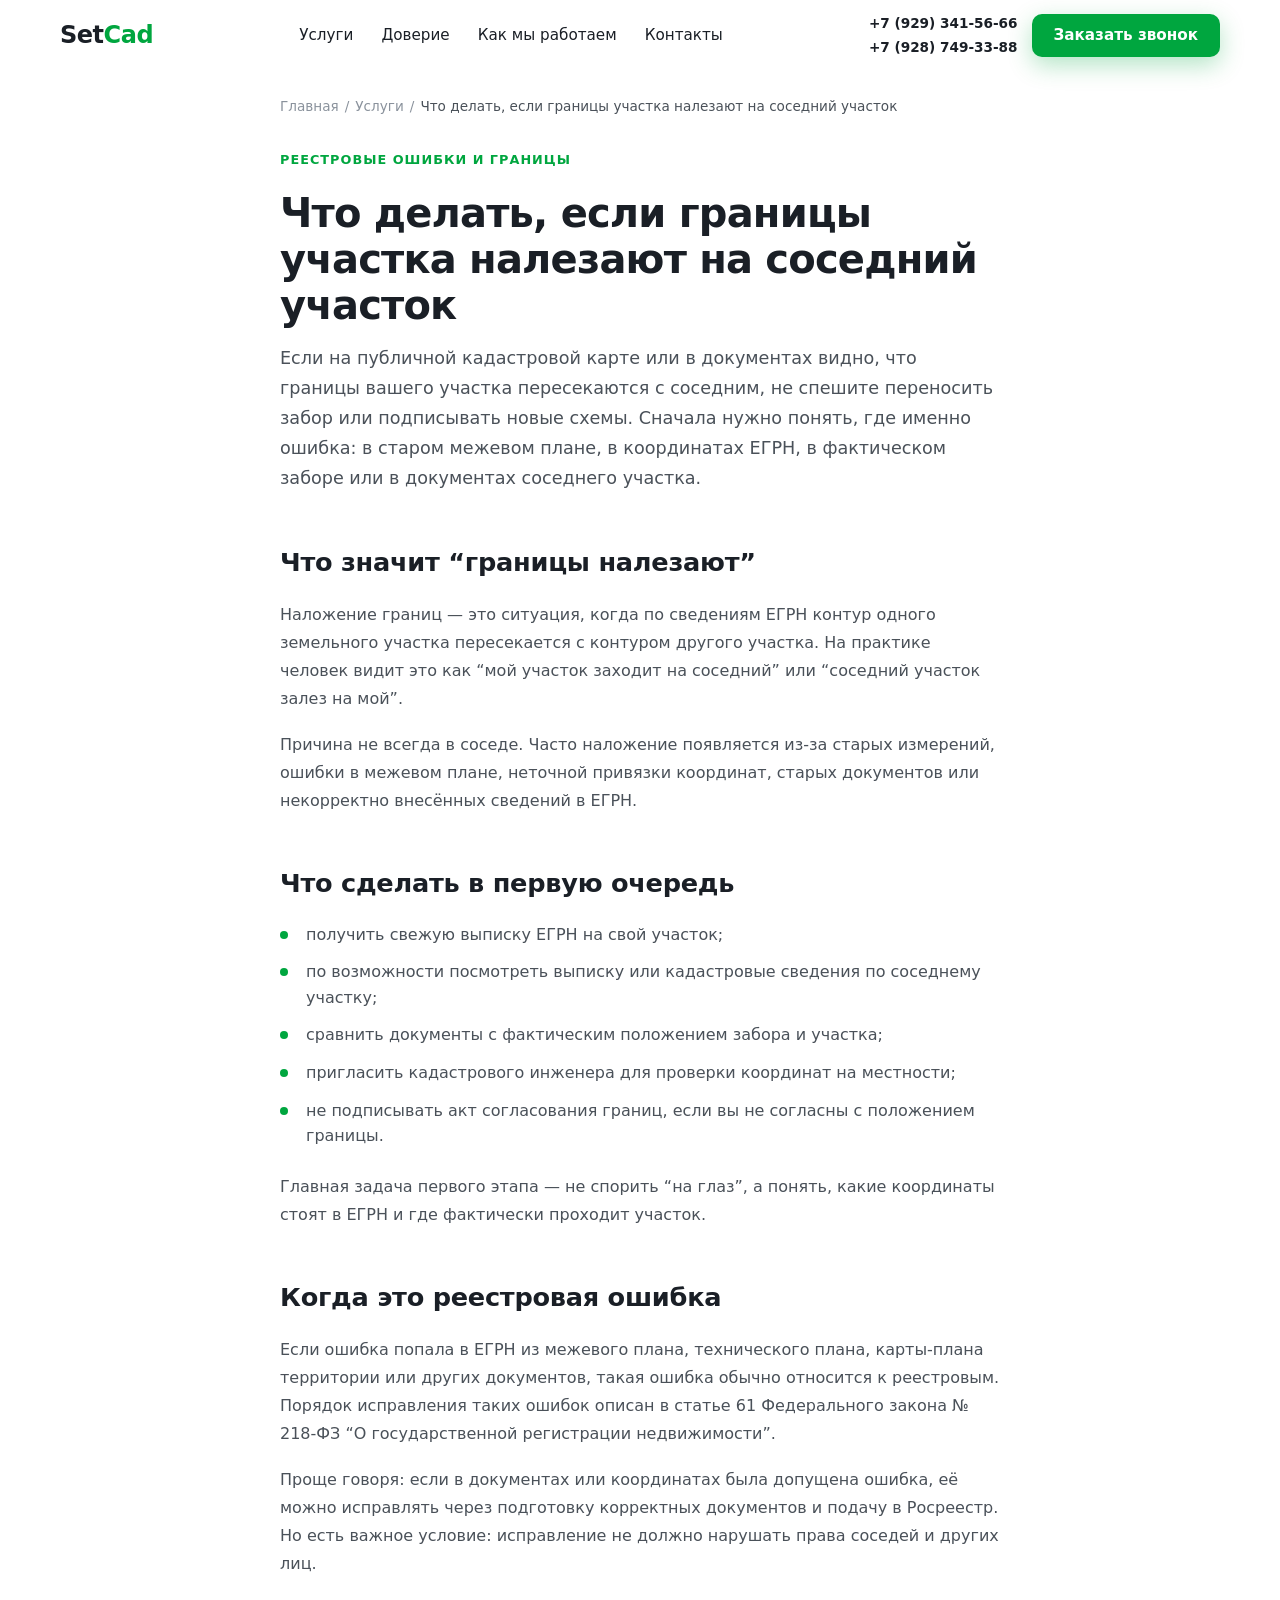
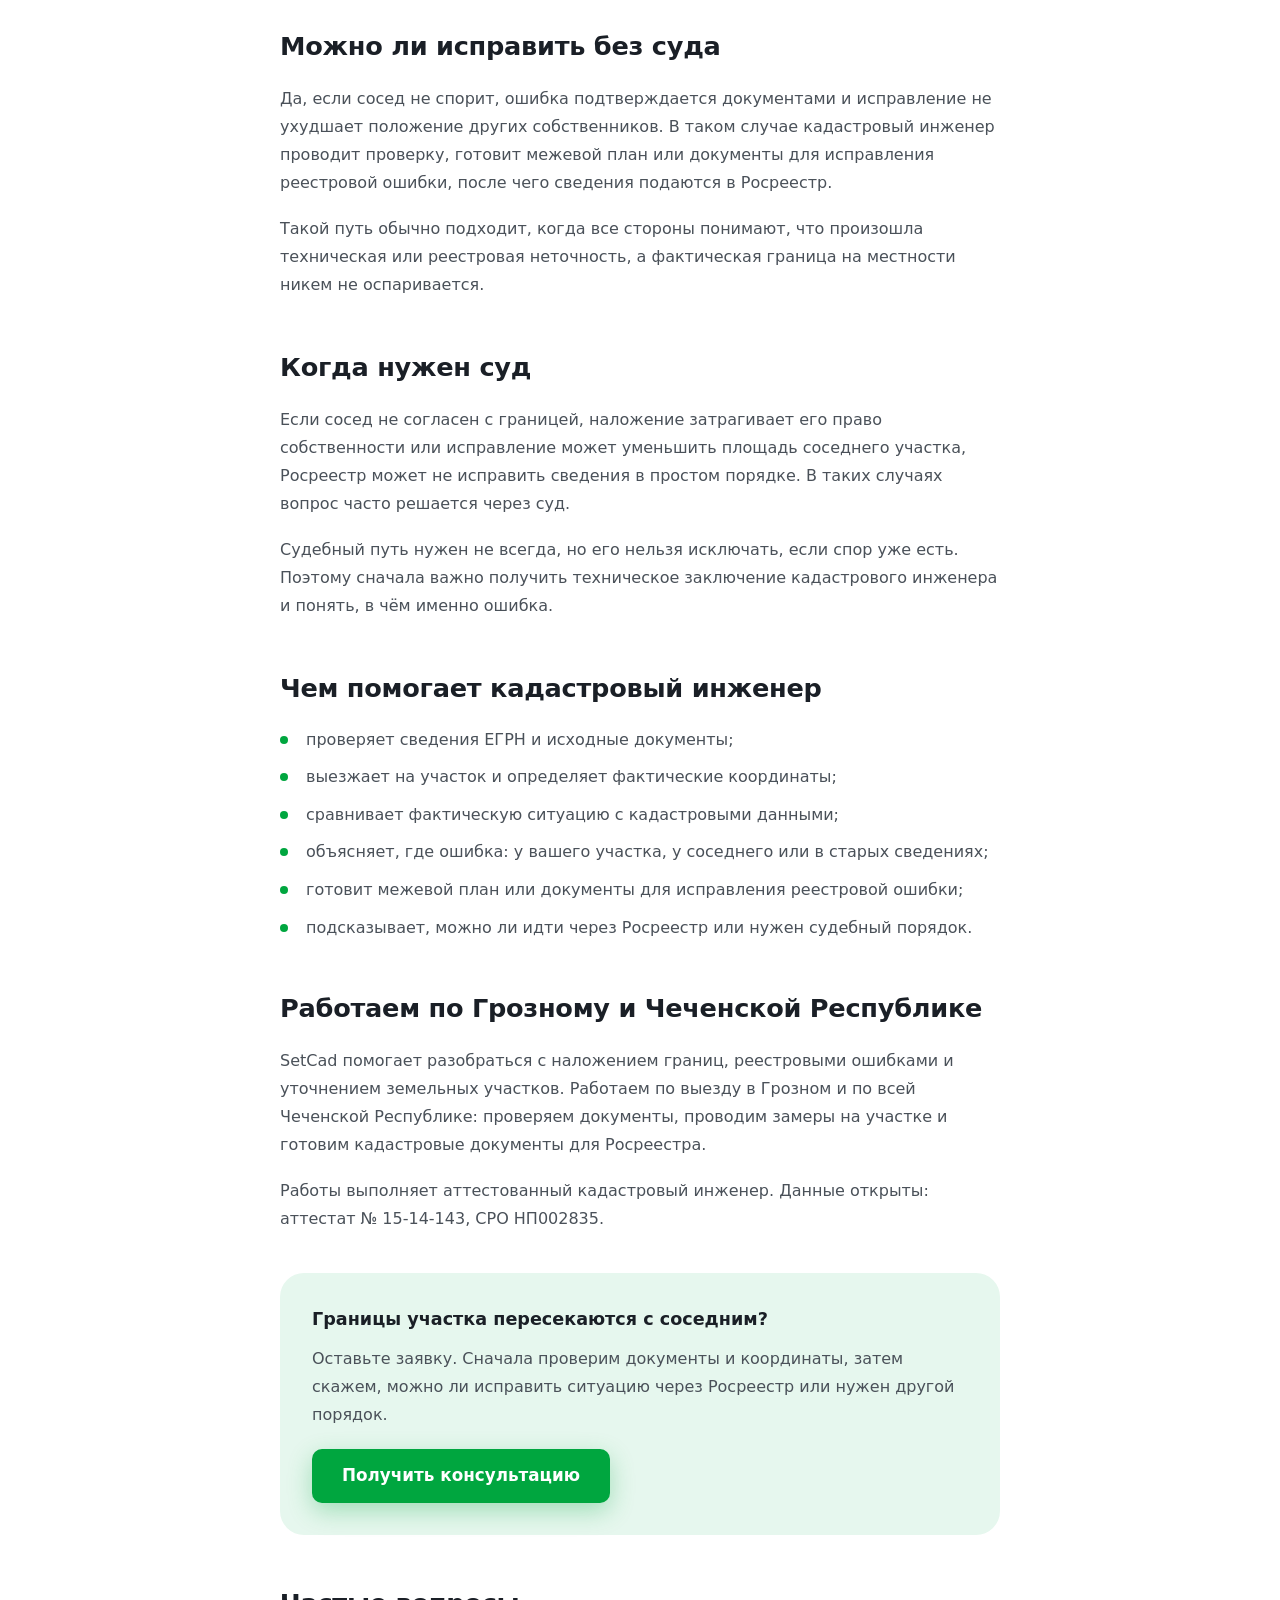
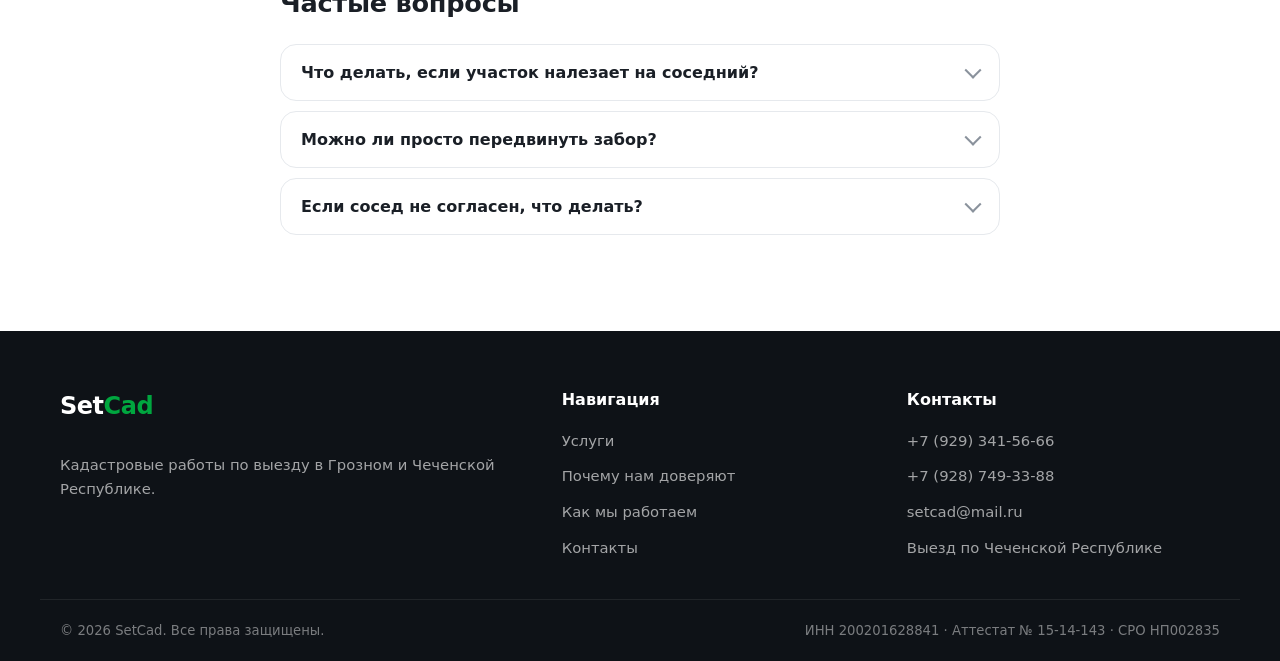
<file: articles/granitsy-uchastka-nalezayut-na-sosedniy.html>
<!DOCTYPE html>
<html lang="ru">
<head>
    <meta charset="UTF-8">
    <meta http-equiv="refresh" content="0; url=/articles/granitsy-uchastka-nalezayut-na-sosedniy/">
    <link rel="canonical" href="https://setcad.ru/articles/granitsy-uchastka-nalezayut-na-sosedniy/">
    <title>Перенаправление...</title>
</head>
<body>
    <p>Эта страница переехала. Если перенаправление не сработало автоматически, <a href="/articles/granitsy-uchastka-nalezayut-na-sosedniy/">перейдите по этой ссылке</a>.</p>
</body>
</html>
</file>
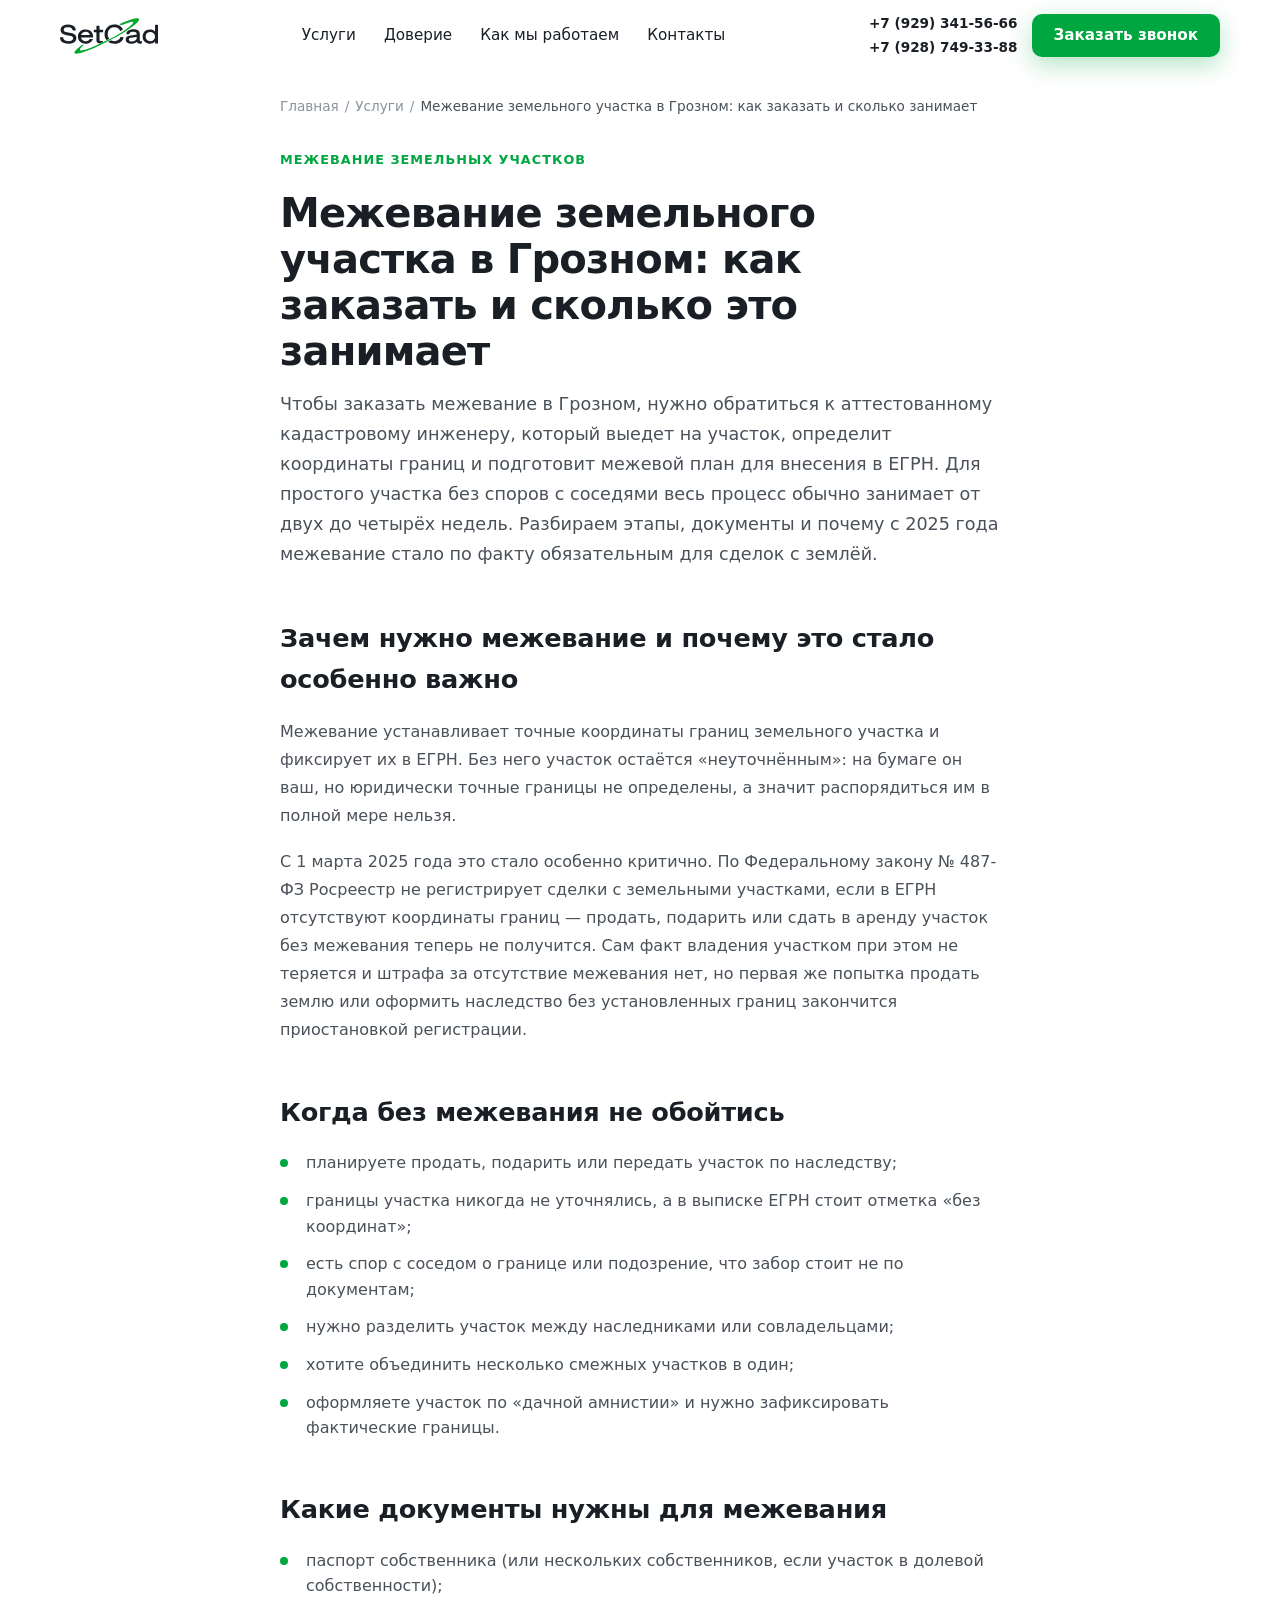
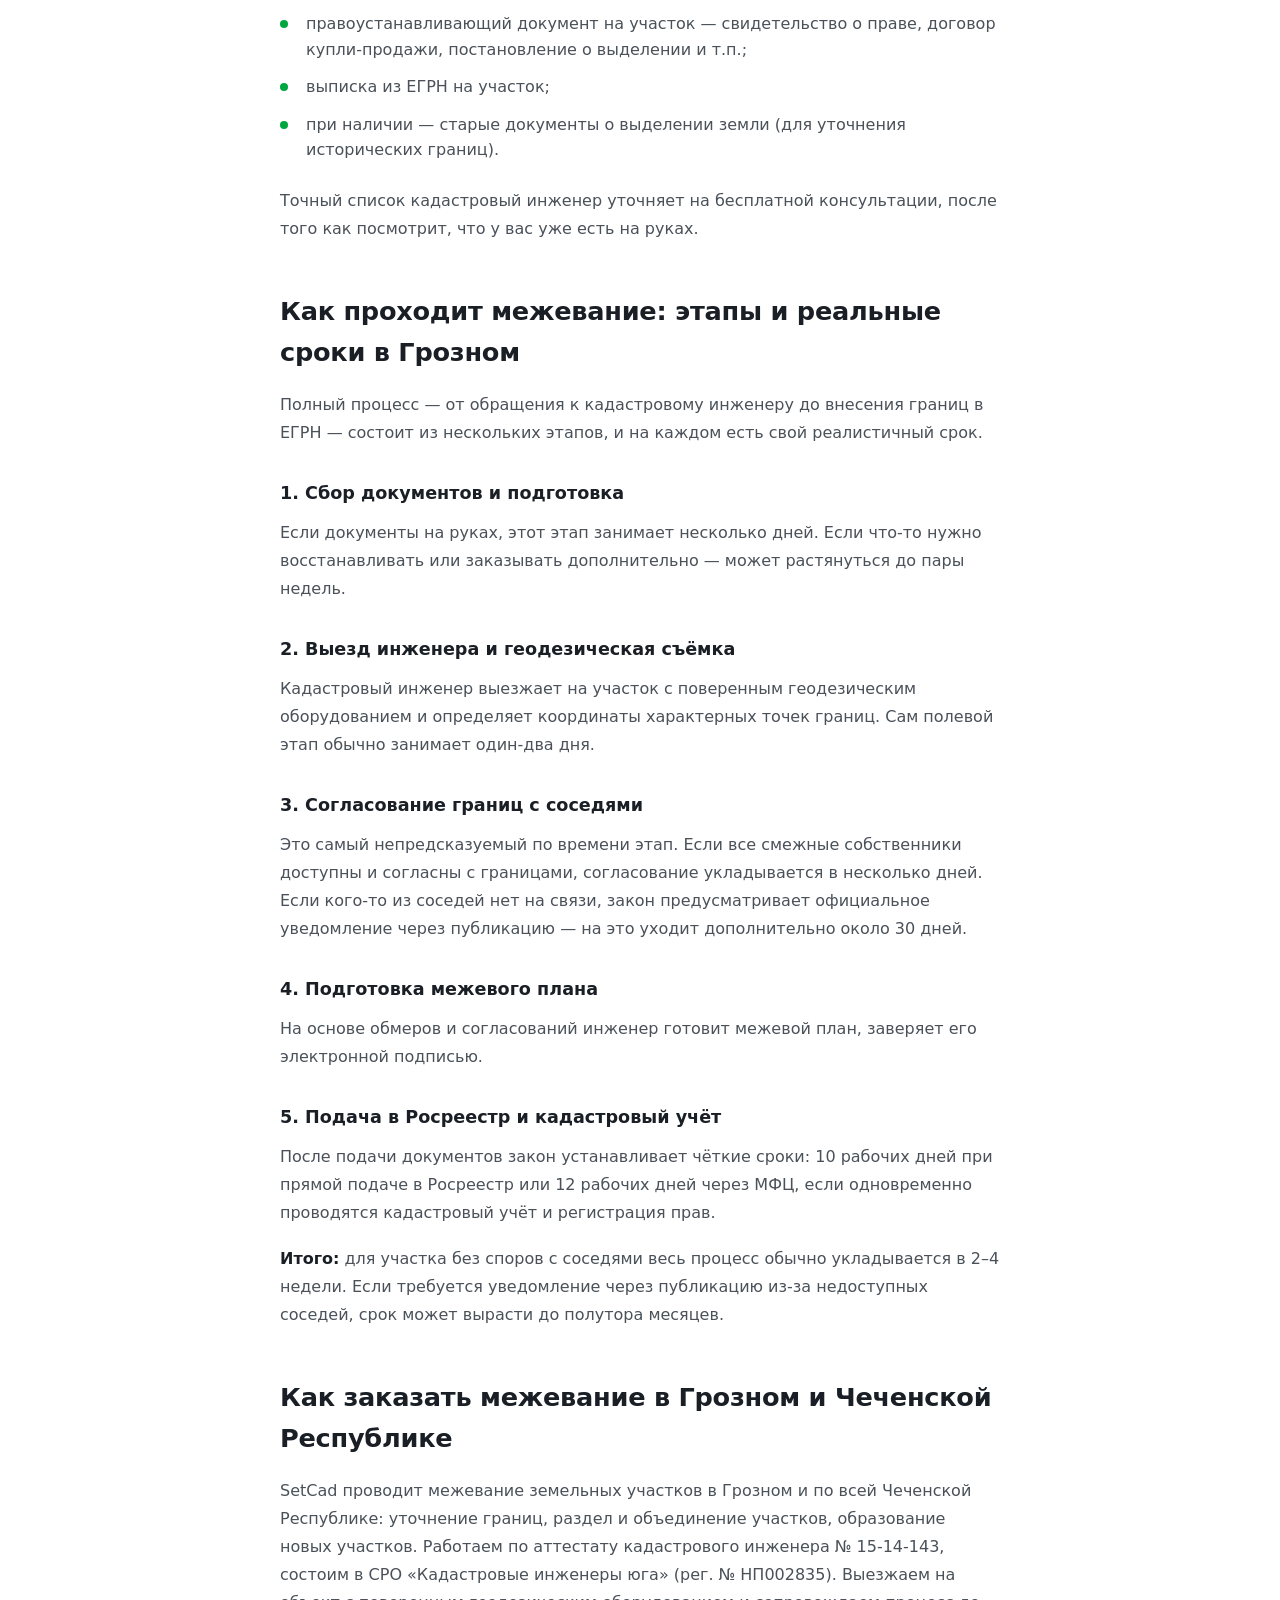
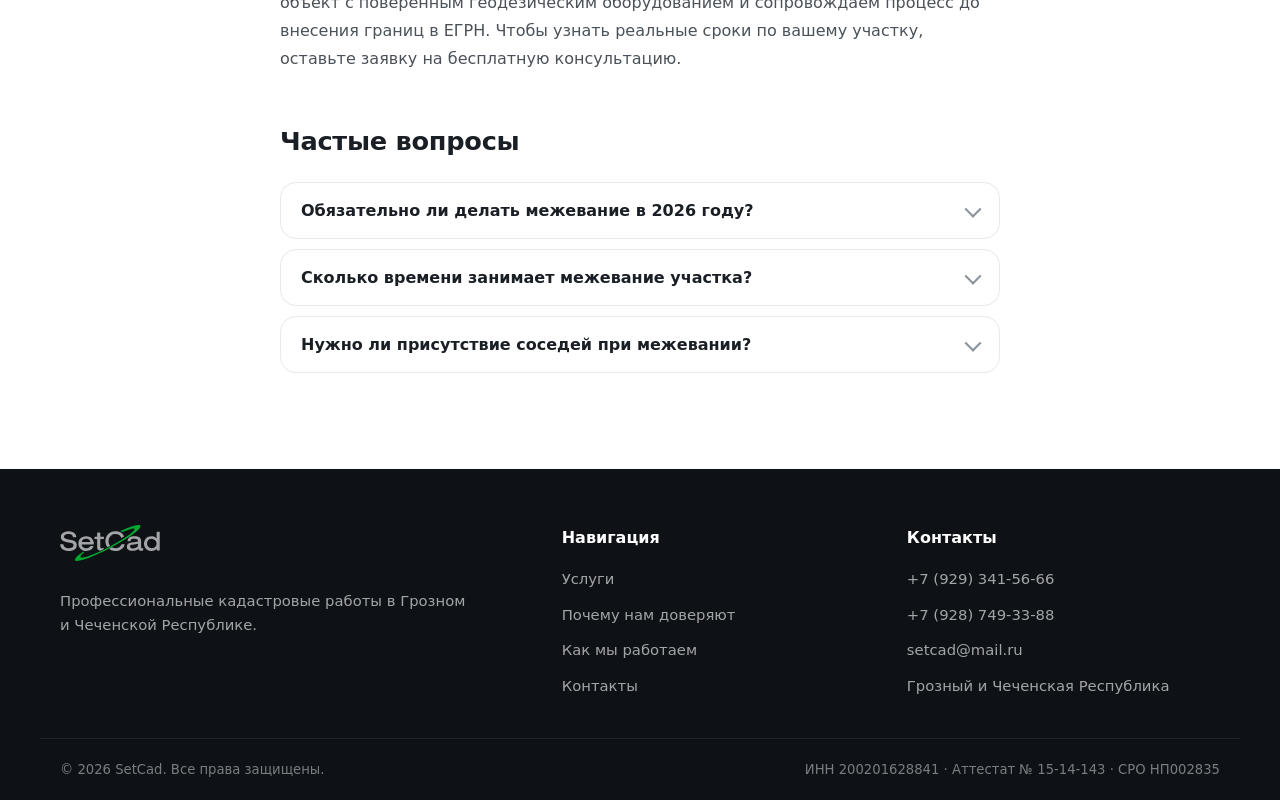
<file: articles/mezhevanie-kak-zakazat.html>
﻿<!DOCTYPE html>
<html lang="ru">
<head>
    <meta charset="UTF-8">
    <meta http-equiv="refresh" content="0; url=/articles/mezhevanie-kak-zakazat/">
    <link rel="canonical" href="https://setcad.ru/articles/mezhevanie-kak-zakazat/">
    <title>Перенаправление...</title>
</head>
<body>
    <p>Эта страница переехала. Если перенаправление не сработало автоматически, <a href="/articles/mezhevanie-kak-zakazat/">перейдите по этой ссылке</a>.</p>
</body>
</html>
</file>
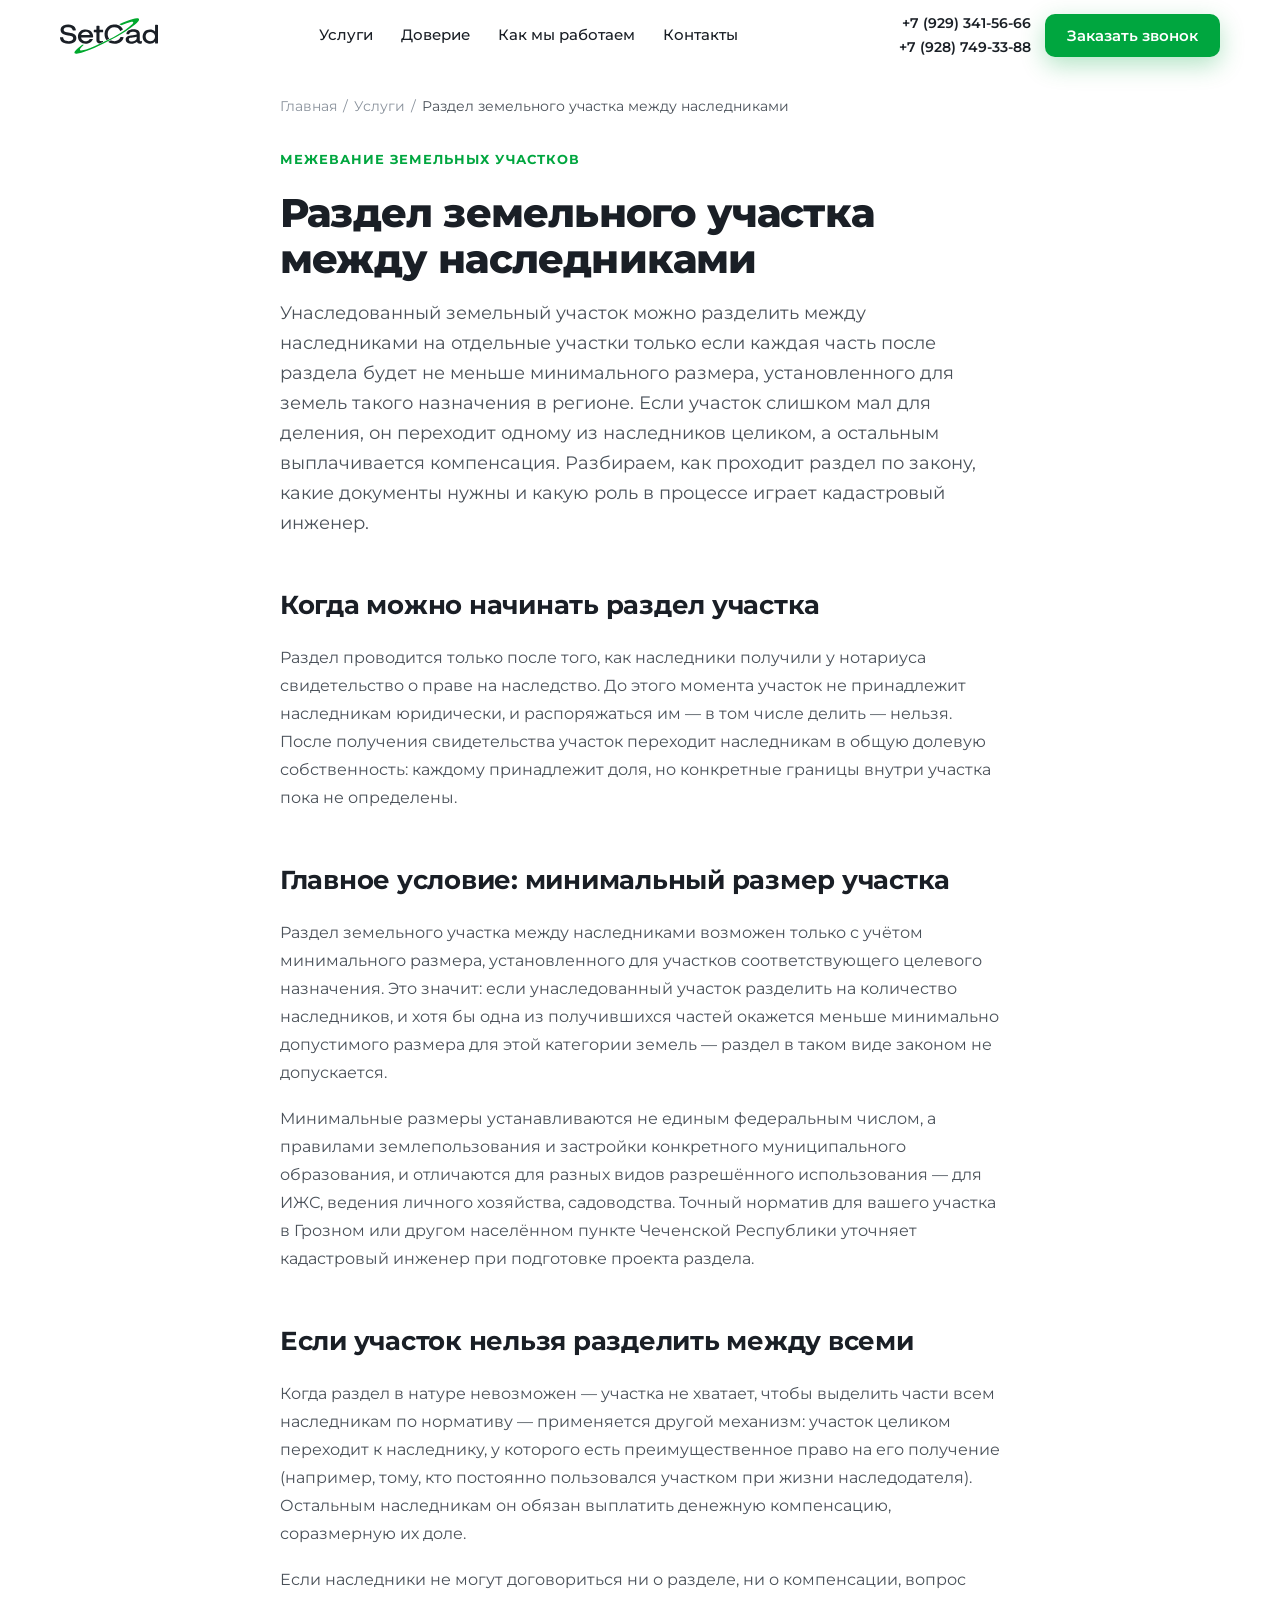
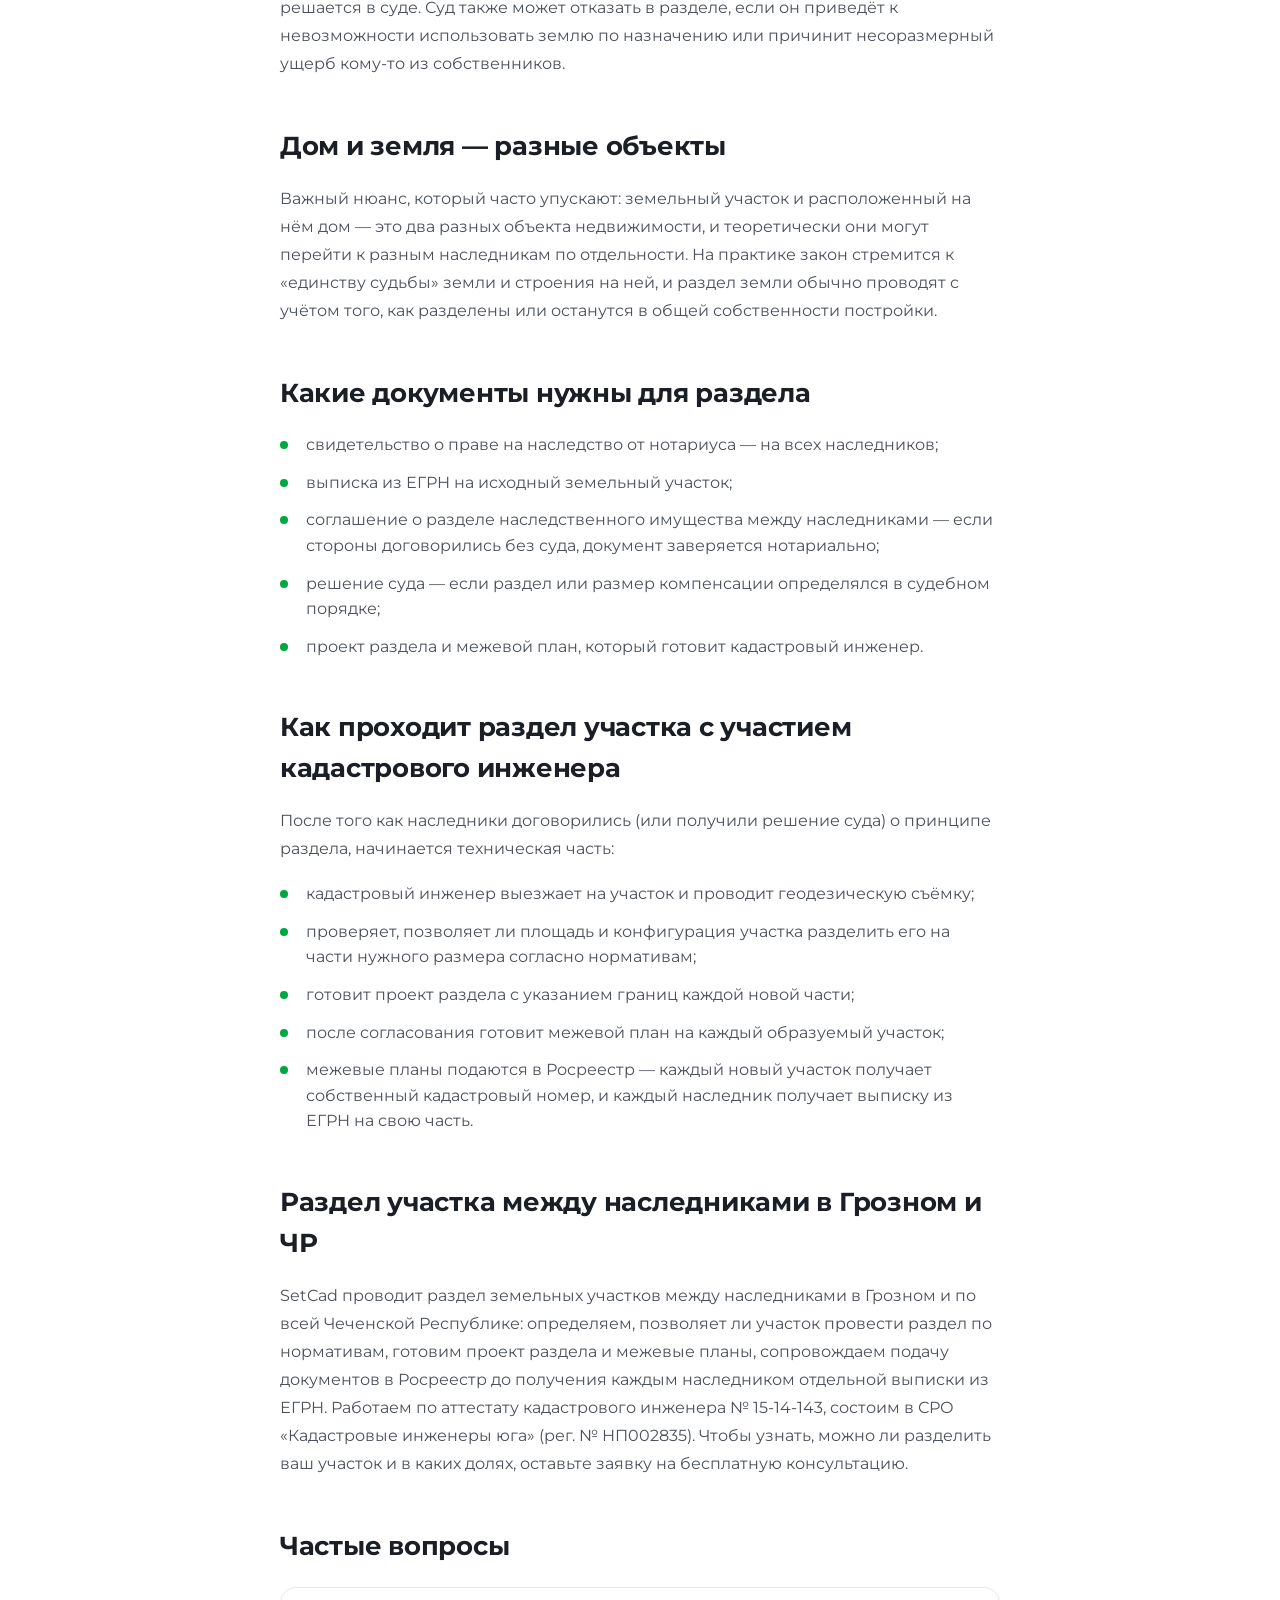
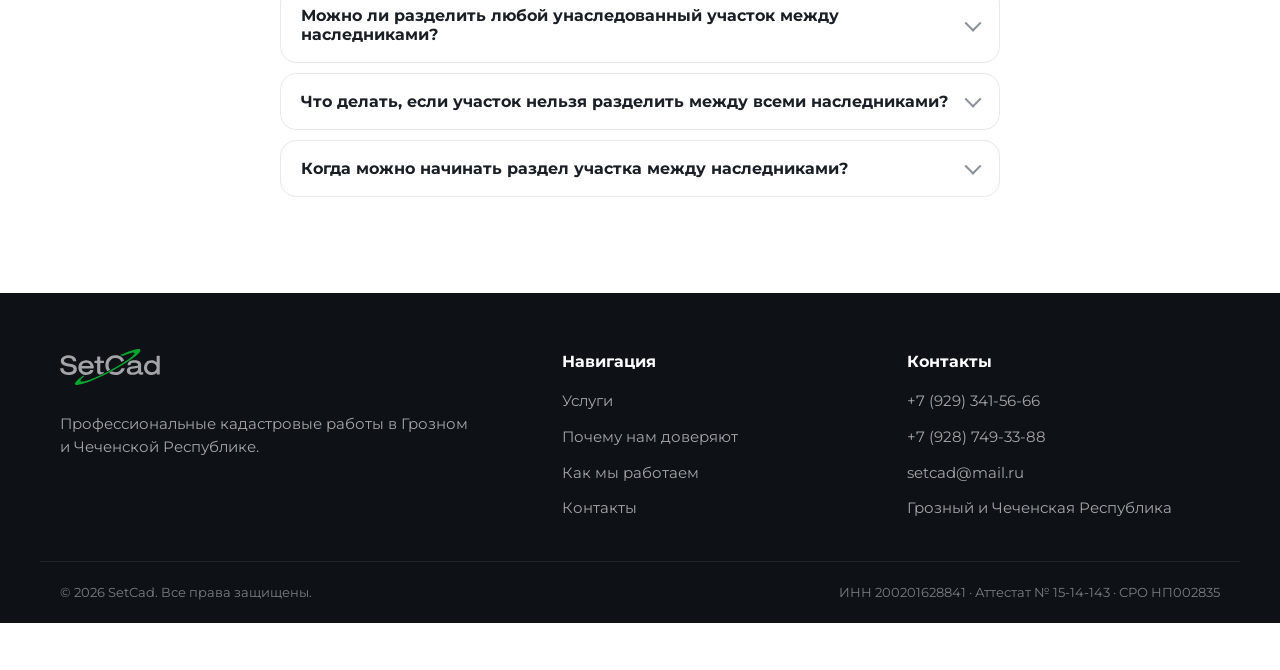
<file: articles/razdel-uchastka-mezhdu-naslednikami.html>
﻿<!DOCTYPE html>
<html lang="ru">
<head>
    <meta charset="UTF-8">
    <meta http-equiv="refresh" content="0; url=/articles/razdel-uchastka-mezhdu-naslednikami/">
    <link rel="canonical" href="https://setcad.ru/articles/razdel-uchastka-mezhdu-naslednikami/">
    <title>Перенаправление...</title>
</head>
<body>
    <p>Эта страница переехала. Если перенаправление не сработало автоматически, <a href="/articles/razdel-uchastka-mezhdu-naslednikami/">перейдите по этой ссылке</a>.</p>
</body>
</html>
</file>
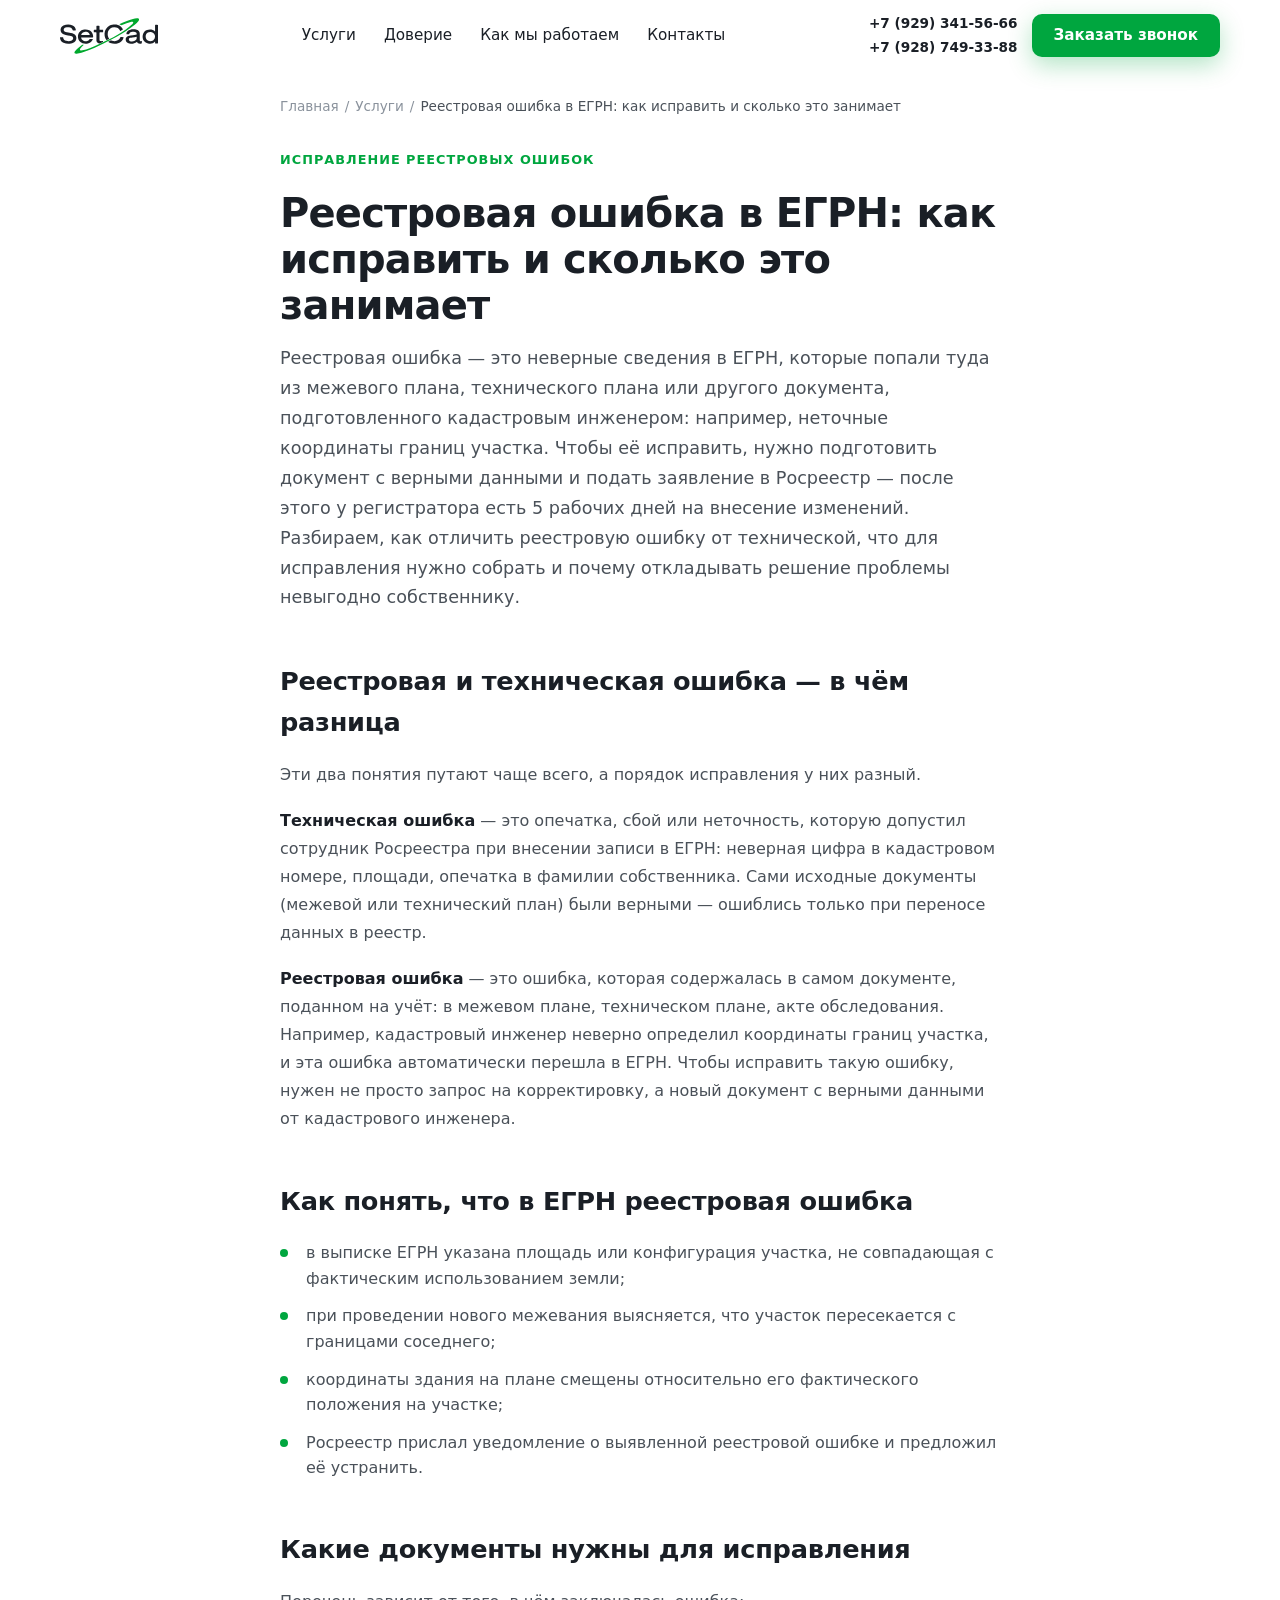
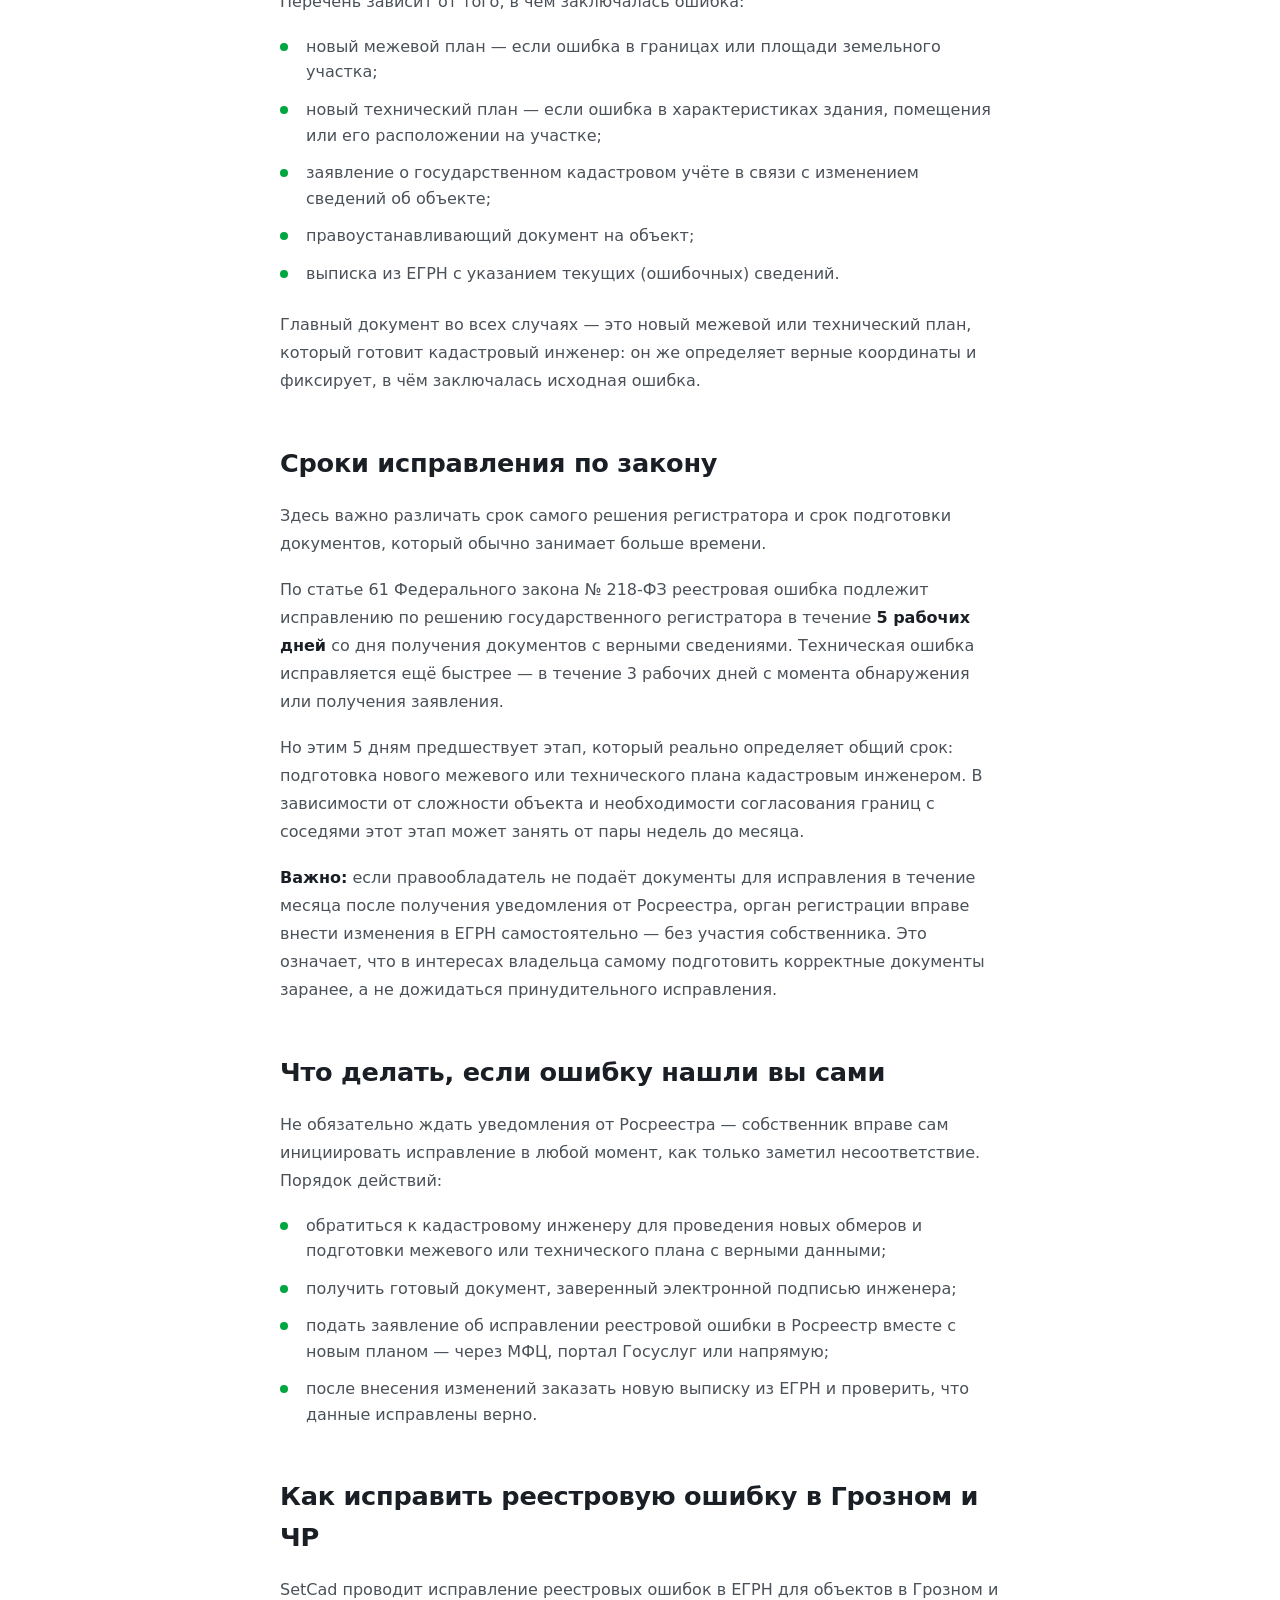
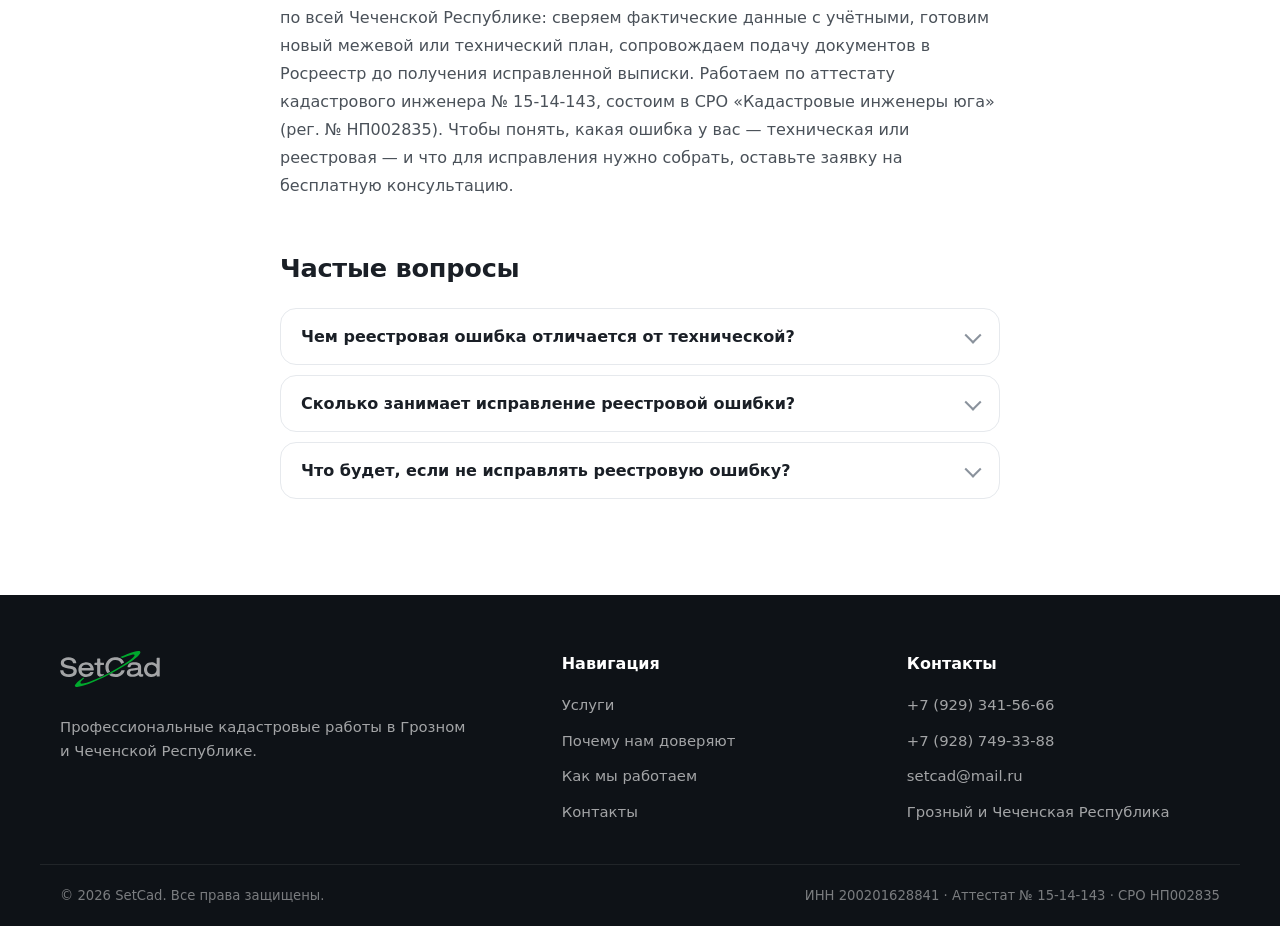
<file: articles/reestrovaya-oshibka-egrn.html>
﻿<!DOCTYPE html>
<html lang="ru">
<head>
    <meta charset="UTF-8">
    <meta http-equiv="refresh" content="0; url=/articles/reestrovaya-oshibka-egrn/">
    <link rel="canonical" href="https://setcad.ru/articles/reestrovaya-oshibka-egrn/">
    <title>Перенаправление...</title>
</head>
<body>
    <p>Эта страница переехала. Если перенаправление не сработало автоматически, <a href="/articles/reestrovaya-oshibka-egrn/">перейдите по этой ссылке</a>.</p>
</body>
</html>
</file>
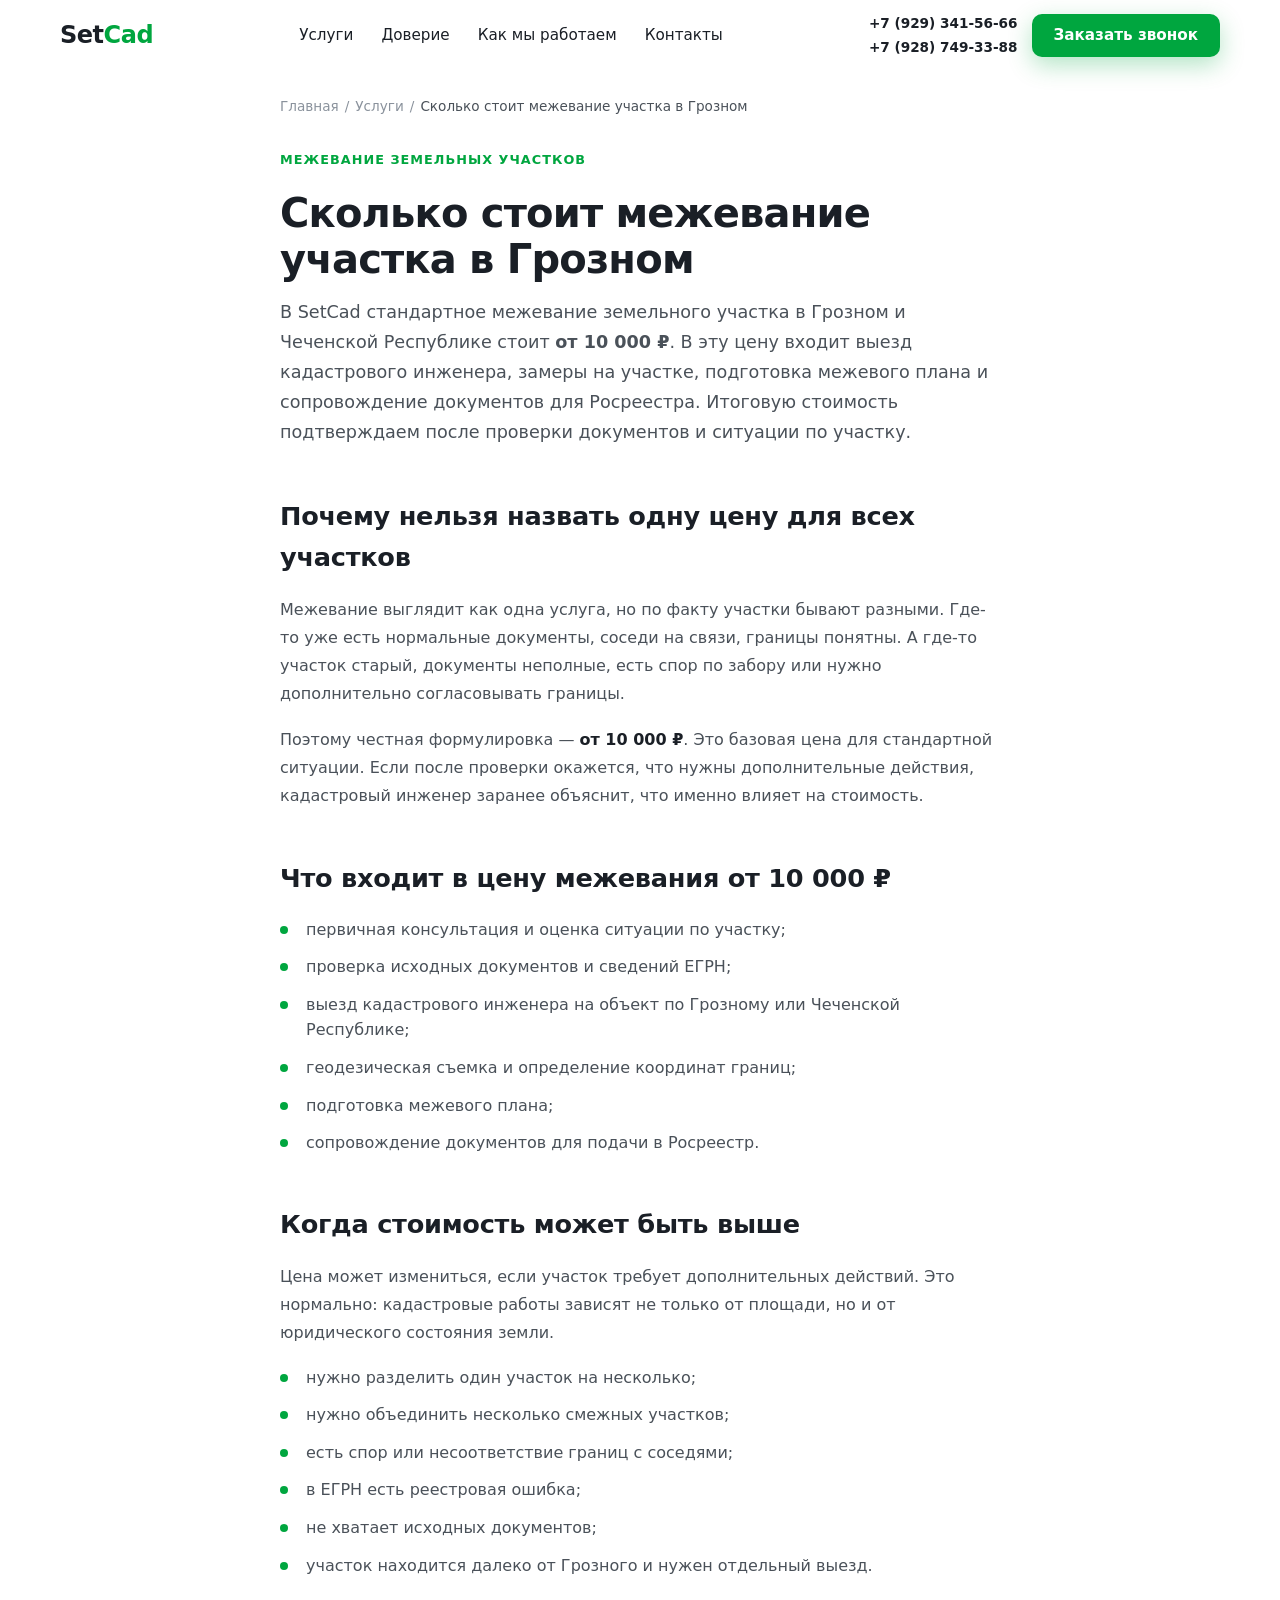
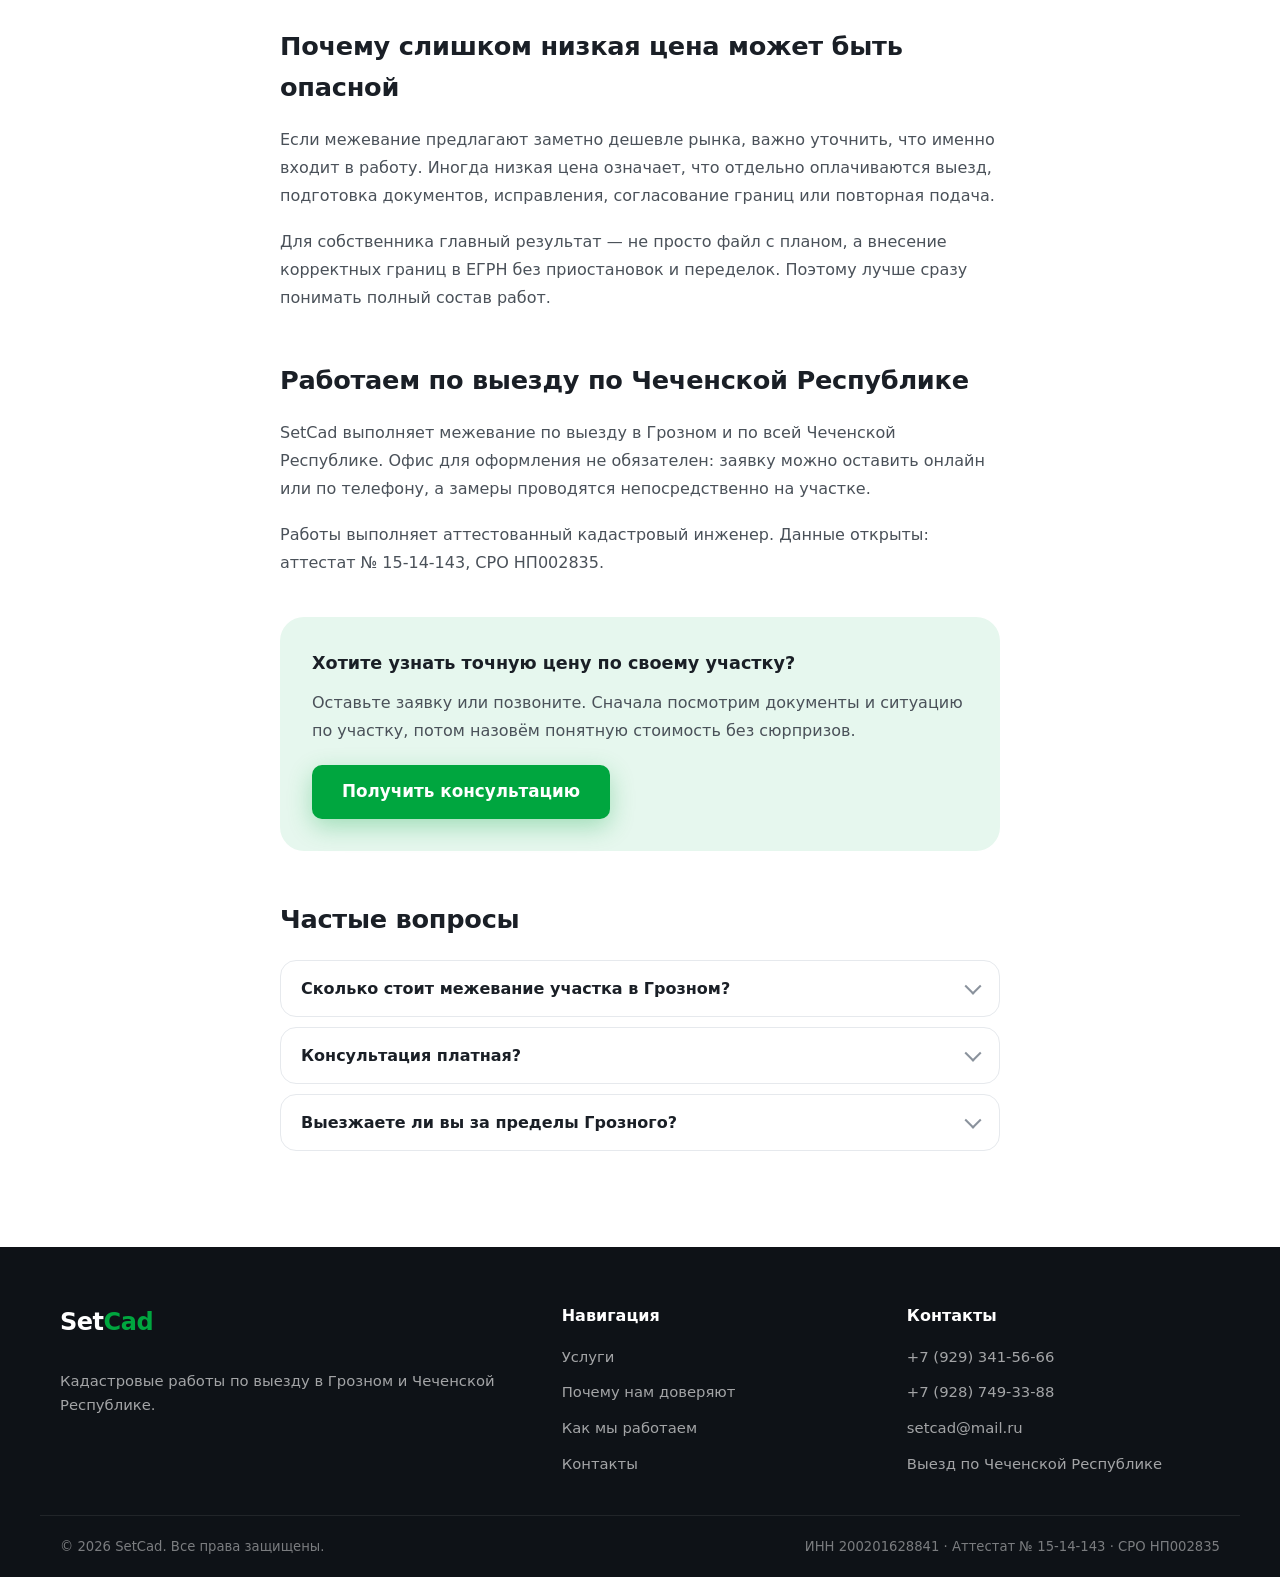
<file: articles/skolko-stoit-mezhevanie-v-groznom.html>
<!DOCTYPE html>
<html lang="ru">
<head>
    <meta charset="UTF-8">
    <meta http-equiv="refresh" content="0; url=/articles/skolko-stoit-mezhevanie-v-groznom/">
    <link rel="canonical" href="https://setcad.ru/articles/skolko-stoit-mezhevanie-v-groznom/">
    <title>Перенаправление...</title>
</head>
<body>
    <p>Эта страница переехала. Если перенаправление не сработало автоматически, <a href="/articles/skolko-stoit-mezhevanie-v-groznom/">перейдите по этой ссылке</a>.</p>
</body>
</html>
</file>
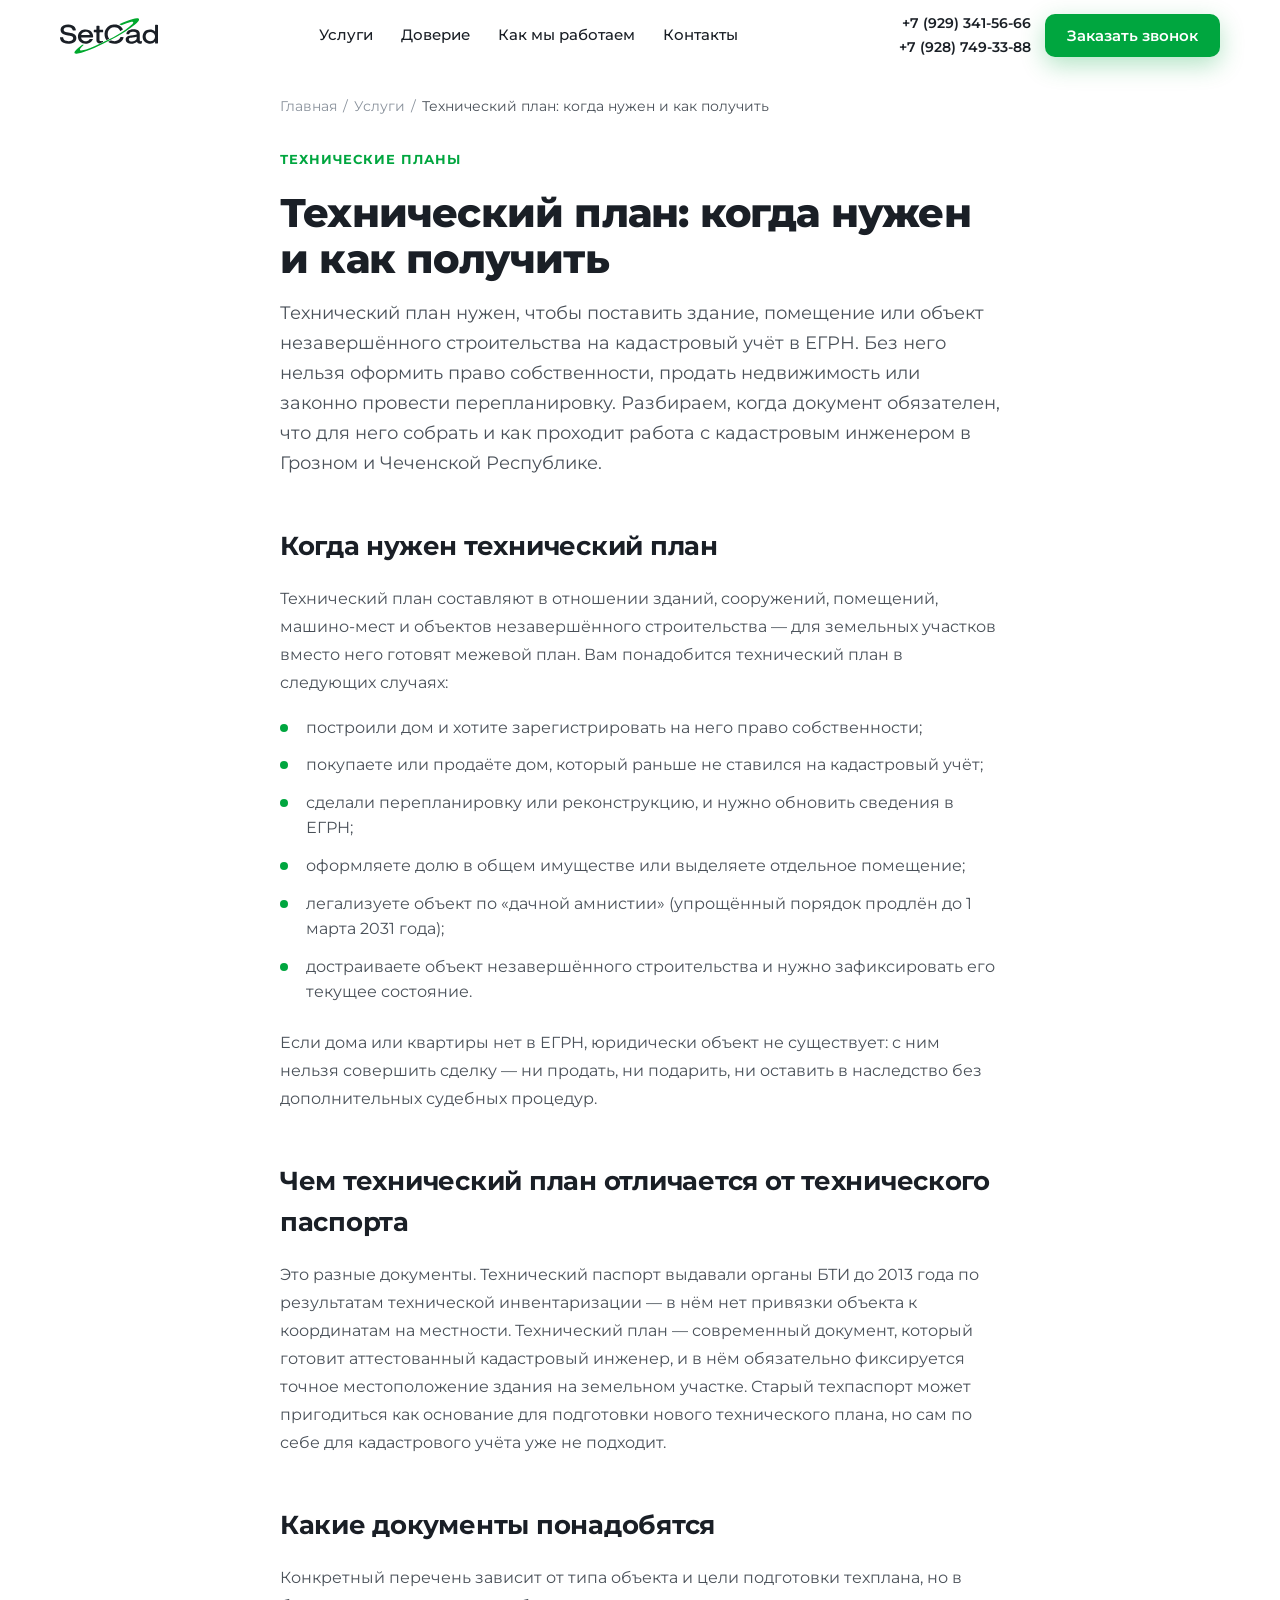
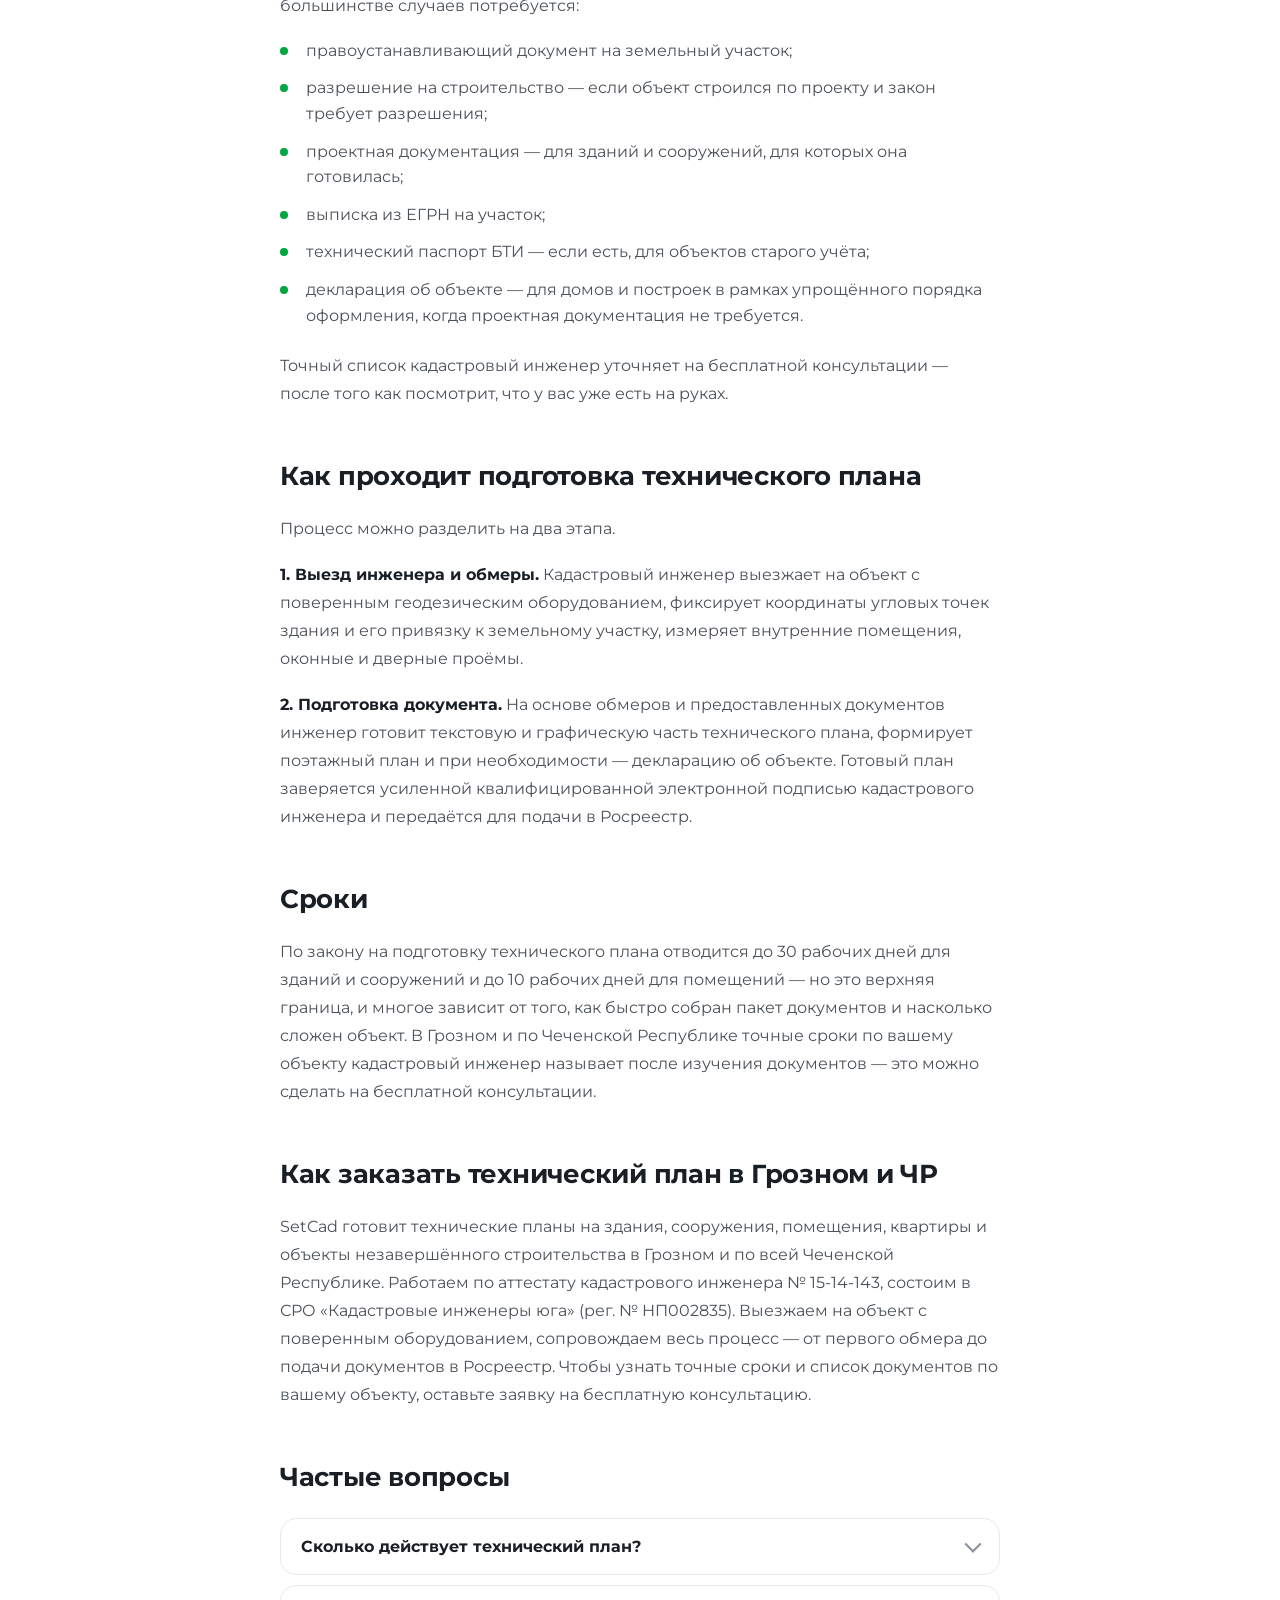
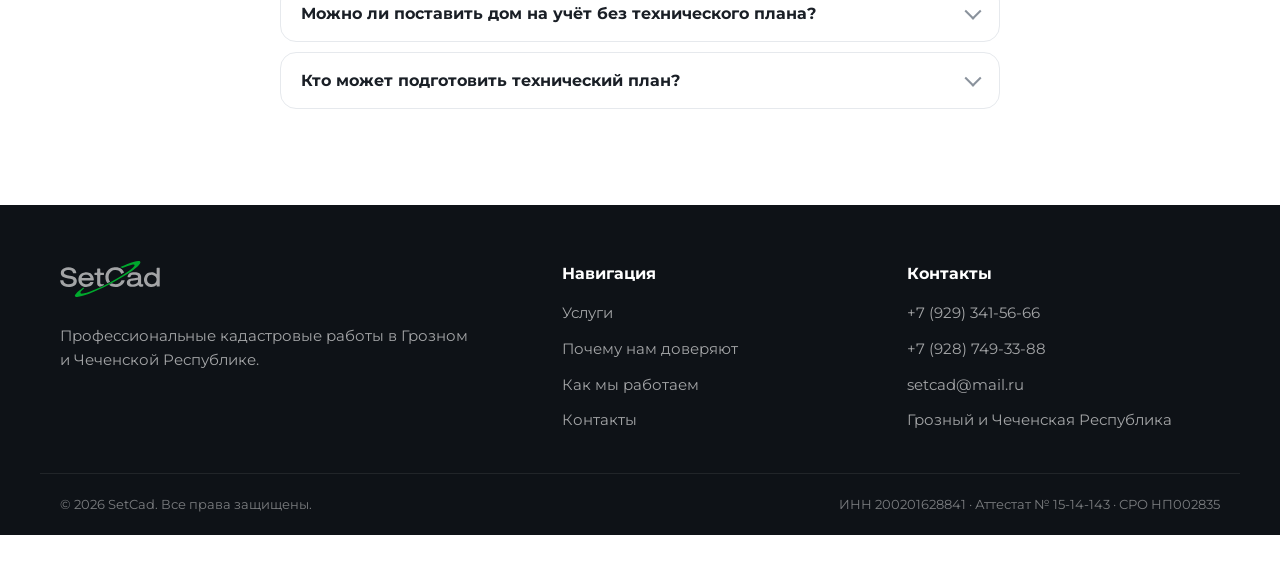
<file: articles/tehplan-kogda-nuzhen.html>
﻿<!DOCTYPE html>
<html lang="ru">
<head>
    <meta charset="UTF-8">
    <meta http-equiv="refresh" content="0; url=/articles/tehplan-kogda-nuzhen/">
    <link rel="canonical" href="https://setcad.ru/articles/tehplan-kogda-nuzhen/">
    <title>Перенаправление...</title>
</head>
<body>
    <p>Эта страница переехала. Если перенаправление не сработало автоматически, <a href="/articles/tehplan-kogda-nuzhen/">перейдите по этой ссылке</a>.</p>
</body>
</html>
</file>
<file: styles.v2.css>
/* =========================================================
   SetCad — Landing Page Styles
   Mobile First · Бренд: чёрный / светло-серый / зелёный #00A63F
   ========================================================= */

/* ---------- Дизайн-токены ---------- */
:root {
    --green: #00A63F;
    --green-dark: #008A35;
    --green-light: #E6F7EE;
    --green-glow: rgba(0, 166, 63, 0.18);

    --black: #0E1217;
    --ink: #1A1F26;
    --body: #4A5159;
    --muted: #8A929C;

    --bg: #FFFFFF;
    --bg-soft: #F5F7F9;
    --bg-dark: #0E1217;

    --border: #E6E9ED;
    --border-strong: #D4D9DF;

    --radius: 16px;
    --radius-sm: 10px;
    --radius-lg: 24px;

    --shadow-sm: 0 1px 2px rgba(14, 18, 23, 0.04), 0 2px 8px rgba(14, 18, 23, 0.04);
    --shadow: 0 4px 12px rgba(14, 18, 23, 0.06), 0 12px 32px rgba(14, 18, 23, 0.06);
    --shadow-lg: 0 12px 28px rgba(14, 18, 23, 0.10), 0 24px 64px rgba(14, 18, 23, 0.12);
    --shadow-green: 0 8px 24px rgba(0, 166, 63, 0.30);

    --container: 1200px;
    --header-h: 72px;

    --ease: cubic-bezier(0.22, 1, 0.36, 1);
    --font: 'Montserrat', system-ui, -apple-system, 'Segoe UI', Roboto, Arial, sans-serif;
}

/* ---------- Сброс ---------- */
*, *::before, *::after { box-sizing: border-box; margin: 0; padding: 0; }

html { scroll-behavior: smooth; scroll-padding-top: var(--header-h); -webkit-text-size-adjust: 100%; -webkit-tap-highlight-color: transparent; }

body {
    font-family: var(--font);
    font-size: 16px;
    line-height: 1.6;
    color: var(--body);
    background: var(--bg);
    overflow-x: hidden;
    -webkit-font-smoothing: antialiased;
    -moz-osx-osx-font-smoothing: grayscale;
}

img, svg { max-width: 100%; display: block; }
a { color: inherit; text-decoration: none; -webkit-tap-highlight-color: transparent; }
button { font-family: inherit; cursor: pointer; border: none; background: none; -webkit-tap-highlight-color: transparent; }
input { font-family: inherit; }
ul, ol { list-style: none; }

/* ---------- Контейнер ---------- */
.container { width: 100%; max-width: var(--container); margin: 0 auto; padding: 0 20px; }

/* ---------- Кнопки ---------- */
.btn {
    --btn-bg: var(--green);
    --btn-color: #fff;
    display: inline-flex; align-items: center; justify-content: center; gap: 8px;
    padding: 12px 22px;
    font-size: 0.95rem; font-weight: 600; line-height: 1.3;
    border-radius: var(--radius-sm);
    background: var(--btn-bg); color: var(--btn-color);
    transition: transform .2s var(--ease), box-shadow .2s var(--ease), background .2s var(--ease);
    max-width: 100%;
    text-align: center;
}
.btn:hover { transform: translateY(-2px); }
.btn:active { transform: translateY(0); }

.btn--accent { background: var(--green); color: #fff; box-shadow: var(--shadow-green); }
.btn--accent:hover { background: var(--green-dark); box-shadow: 0 12px 28px rgba(0,166,63,.4); }

.btn--ghost { background: transparent; color: var(--ink); border: 1.5px solid var(--border-strong); box-shadow: none; }
.btn--ghost:hover { border-color: var(--green); color: var(--green); }

.btn--white { background: #fff; color: var(--ink); box-shadow: var(--shadow); }
.btn--white:hover { background: var(--bg-soft); }

.btn--accent-outline { background: transparent; color: #fff; border: 1.5px solid rgba(255,255,255,.5); box-shadow: none; }
.btn--accent-outline:hover { border-color: #fff; background: rgba(255,255,255,.08); }

.btn--lg { padding: 16px 30px; font-size: 1.05rem; }
.btn--block { width: 100%; }

/* ---------- Логотип ---------- */
.logo { display: inline-flex; align-items: center; gap: 10px; color: var(--ink); }
.logo__mark svg { display: block; }
.logo__text { font-size: 1.5rem; font-weight: 800; color: var(--ink); letter-spacing: -0.02em; }
.logo__accent { color: var(--green); }
.logo--footer .logo__text { color: #fff; }

.logo--full { color: var(--ink); }
.logo__full { display: block; height: 32px; width: auto; }

/* =========================================================
   HEADER
   ========================================================= */
.header {
    position: fixed; top: 0; left: 0; right: 0; z-index: 100;
    height: var(--header-h);
    background: rgba(255, 255, 255, 0.85);
    backdrop-filter: saturate(180%) blur(12px);
    -webkit-backdrop-filter: saturate(180%) blur(12px);
    border-bottom: 1px solid transparent;
    transition: border-color .3s var(--ease), box-shadow .3s var(--ease);
}
.header.is-scrolled { border-bottom-color: var(--border); box-shadow: var(--shadow-sm); }

.header__inner { height: 100%; display: flex; align-items: center; justify-content: space-between; gap: 16px; }

.nav { display: none; align-items: center; gap: 28px; }
.nav__link { font-size: 0.95rem; font-weight: 500; color: var(--ink); position: relative; transition: color .2s var(--ease); }
.nav__link::after { content: ''; position: absolute; left: 0; bottom: -6px; width: 0; height: 2px; background: var(--green); transition: width .25s var(--ease); }
.nav__link:hover { color: var(--green); }
.nav__link:hover::after { width: 100%; }
.nav__phones { display: none; flex-direction: column; gap: 2px; padding-left: 24px; margin-left: 8px; border-left: 1px solid var(--border); }
.nav__phone { font-size: 0.875rem; font-weight: 600; color: var(--ink); }

.header__actions { display: flex; align-items: center; gap: 14px; }
.header__phones { display: none; flex-direction: column; align-items: flex-end; gap: 2px; }
.header__phones a { font-size: 0.85rem; font-weight: 600; color: var(--ink); transition: color .2s; }
.header__phones a:hover { color: var(--green); }
.header .btn { display: none; }

/* Бургер */
.burger { display: inline-flex; flex-direction: column; gap: 5px; padding: 8px; }
.burger span { width: 24px; height: 2.5px; background: var(--ink); border-radius: 2px; transition: transform .3s var(--ease), opacity .2s var(--ease); }
.burger.is-open span:nth-child(1) { transform: translateY(7.5px) rotate(45deg); }
.burger.is-open span:nth-child(2) { opacity: 0; }
.burger.is-open span:nth-child(3) { transform: translateY(-7.5px) rotate(-45deg); }

/* Мобильное меню (выезжает из шапки) */
@media (max-width: 991px) {
    .nav {
        display: flex; flex-direction: column; align-items: stretch; gap: 0;
        position: fixed; top: var(--header-h); left: 0; right: 0;
        background: #fff;
        max-height: 0; overflow: hidden;
        box-shadow: var(--shadow);
        transition: max-height .35s var(--ease);
        border-bottom: 1px solid var(--border);
    }
    .nav.is-open { max-height: 80vh; overflow-y: auto; }
    .nav__link { padding: 16px 20px; border-bottom: 1px solid var(--border); font-size: 1.05rem; }
    .nav__link::after { display: none; }
    .nav__phones { display: flex; padding: 16px 20px; margin: 0; border-left: 0; border-top: 1px solid var(--border); }
    .nav__phone { font-size: 1rem; }
}

/* =========================================================
   HERO
   ========================================================= */
.hero { position: relative; padding: calc(var(--header-h) + 48px) 0 72px; overflow: hidden; }
.hero__bg { position: absolute; inset: 0; z-index: 0; }
.hero__grid {
    position: absolute; inset: 0;
    background-image:
        linear-gradient(var(--border) 1px, transparent 1px),
        linear-gradient(90deg, var(--border) 1px, transparent 1px);
    background-size: 48px 48px;
    mask-image: radial-gradient(ellipse 80% 70% at 70% 20%, #000 30%, transparent 75%);
    -webkit-mask-image: radial-gradient(ellipse 80% 70% at 70% 20%, #000 30%, transparent 75%);
    opacity: .55;
}
.hero__glow {
    position: absolute; top: -120px; right: -120px;
    width: 480px; height: 480px; border-radius: 50%;
    background: radial-gradient(circle, var(--green-glow) 0%, transparent 70%);
    filter: blur(20px);
}

.hero__inner { position: relative; z-index: 1; display: flex; flex-direction: column; gap: 40px; }

.hero__content { max-width: 640px; }
.hero__badge {
    display: inline-flex; align-items: center; gap: 8px;
    padding: 7px 14px; border-radius: 100px;
    background: var(--green-light); color: var(--green-dark);
    font-size: 0.8rem; font-weight: 600; letter-spacing: 0.01em;
    margin-bottom: 22px;
}
.hero__badge::before { content: ''; width: 7px; height: 7px; border-radius: 50%; background: var(--green); box-shadow: 0 0 0 4px var(--green-glow); }

.hero__title {
    font-size: clamp(2rem, 6vw, 3.5rem);
    font-weight: 800; line-height: 1.08; letter-spacing: -0.03em;
    color: var(--ink); margin-bottom: 20px;
}
.hero__title em { font-style: normal; color: var(--green); }

.hero__subtitle {
    font-size: clamp(1.05rem, 2.2vw, 1.25rem);
    color: var(--body); margin-bottom: 32px; max-width: 560px;
}

.hero__actions { display: flex; flex-wrap: wrap; gap: 14px; margin-bottom: 44px; }

@media (max-width: 479px) {
    .hero__actions .btn--lg,
    .cta-bar__actions .btn--lg { width: 100%; }
}

.hero__stats {
    display: grid; grid-template-columns: 1fr; gap: 20px;
    border-top: 1px solid var(--border); padding-top: 28px;
}
.hero__stats li { display: flex; flex-direction: column; gap: 4px; }
.hero__stats strong { font-size: 1.5rem; font-weight: 800; color: var(--ink); line-height: 1; }
.hero__stats span { font-size: 0.875rem; color: var(--muted); }

.hero__visual { display: none; }
.hero__card {
    background: #fff; border: 1px solid var(--border); border-radius: var(--radius-lg);
    padding: 36px; box-shadow: var(--shadow-lg);
    transform: rotate(-2deg);
    display: flex; flex-direction: column; align-items: center; gap: 16px;
}
.hero__card svg { width: 100%; height: auto; }
.hero__card-label { font-size: 0.9rem; font-weight: 600; color: var(--green-dark); }

/* ---------- Анимация графика в hero-карточке ---------- */
.hero__chart-line {
    stroke-dasharray: 398;
    stroke-dashoffset: 398;
    animation: chart-draw 1.1s var(--ease) .15s forwards;
}
.hero__chart-fill {
    opacity: 0;
    animation: chart-fill-in .7s var(--ease) 1.05s forwards;
}
.hero__chart-base {
    stroke-dasharray: 6 6;
    stroke-dashoffset: 0;
    opacity: 0;
    animation:
        chart-base-in .4s var(--ease) .05s forwards,
        chart-march 18s linear 1.5s infinite;
}
.hero__chart-dot {
    transform-origin: center;
    transform-box: fill-box;
    opacity: 0;
    animation: chart-dot-pop .5s cubic-bezier(0.34, 1.56, 0.64, 1) var(--d, 0s) forwards;
}
.hero__card-label {
    opacity: 0;
    transform: translateY(6px);
    animation: chart-label-in .5s var(--ease) 1.3s forwards;
}

@keyframes chart-draw {
    to { stroke-dashoffset: 0; }
}
@keyframes chart-fill-in {
    to { opacity: 0.12; }
}
@keyframes chart-base-in {
    to { opacity: 1; }
}
@keyframes chart-march {
    to { stroke-dashoffset: -240; }
}
@keyframes chart-dot-pop {
    0% { opacity: 0; transform: scale(0); }
    70% { opacity: 1; transform: scale(1.3); }
    100% { opacity: 1; transform: scale(1); }
}
@keyframes chart-label-in {
    to { opacity: 1; transform: none; }
}

/* =========================================================
   СЕКЦИИ (общее)
   ========================================================= */
.section { padding: 72px 0; }
.section__head { max-width: 720px; margin-bottom: 44px; }
.section__eyebrow {
    display: inline-block; font-size: 0.8rem; font-weight: 700; letter-spacing: 0.08em;
    text-transform: uppercase; color: var(--green); margin-bottom: 12px;
}
.section__title {
    font-size: clamp(1.75rem, 4vw, 2.5rem); font-weight: 800; line-height: 1.15;
    letter-spacing: -0.02em; color: var(--ink); margin-bottom: 14px;
}
.section__lead { font-size: 1.05rem; color: var(--body); }

.section__head--light .section__title { color: #fff; }
.section__head--light .section__lead { color: rgba(255,255,255,0.72); }

/* =========================================================
   УСЛУГИ
   ========================================================= */
.services { background: var(--bg-soft); }
.services__grid { display: grid; grid-template-columns: 1fr; gap: 20px; }
.services__note {
    margin-top: 18px;
    padding: 16px 18px;
    border-radius: 14px;
    background: rgba(0, 166, 81, 0.1);
    color: #087a3c;
    font-weight: 700;
}

.card {
    background: #fff; border: 1px solid var(--border); border-radius: var(--radius);
    padding: 28px; box-shadow: var(--shadow-sm);
    transition: transform .3s var(--ease), box-shadow .3s var(--ease), border-color .3s var(--ease);
}
.card:hover { transform: translateY(-4px); box-shadow: var(--shadow); border-color: var(--green); }

.service__icon {
    width: 64px; height: 64px; border-radius: 16px;
    display: grid; place-items: center;
    background: var(--green-light); color: var(--green);
    margin-bottom: 20px;
}
.service__title { font-size: 1.25rem; font-weight: 700; color: var(--ink); margin-bottom: 10px; }
.service__price {
    display: inline-flex;
    align-items: center;
    margin-bottom: 12px;
    padding: 6px 12px;
    border-radius: 999px;
    background: var(--green-light);
    color: var(--green-dark);
    font-size: 0.92rem;
    font-weight: 800;
}
.service__text { color: var(--body); margin-bottom: 16px; }
.service__list { display: flex; flex-direction: column; gap: 8px; }
.service__list li {
    position: relative; padding-left: 24px; font-size: 0.925rem; color: var(--ink); font-weight: 500;
}
.service__list li::before {
    content: ''; position: absolute; left: 0; top: 7px;
    width: 16px; height: 9px;
    border-left: 2px solid var(--green); border-bottom: 2px solid var(--green);
    transform: rotate(-45deg);
}

/* =========================================================
   ДОВЕРИЕ
   ========================================================= */
.trust { background: var(--bg-dark); color: rgba(255,255,255,0.78); position: relative; overflow: hidden; }
.trust::before {
    content: ''; position: absolute; top: -150px; left: -150px;
    width: 400px; height: 400px; border-radius: 50%;
    background: radial-gradient(circle, var(--green-glow) 0%, transparent 70%);
    filter: blur(30px); pointer-events: none;
}
.trust__grid { display: grid; grid-template-columns: 1fr; gap: 20px; position: relative; z-index: 1; }
.trust__item {
    background: rgba(255,255,255,0.04); border: 1px solid rgba(255,255,255,0.08);
    border-radius: var(--radius); padding: 28px;
    transition: background .3s var(--ease), border-color .3s var(--ease), transform .3s var(--ease);
}
.trust__item:hover { background: rgba(0,166,63,0.08); border-color: rgba(0,166,63,0.3); transform: translateY(-4px); }
.trust__icon {
    width: 56px; height: 56px; border-radius: 14px;
    display: grid; place-items: center; margin-bottom: 18px;
    background: rgba(0,166,63,0.15); color: var(--green);
}
.trust__item h3 { color: #fff; font-size: 1.1rem; font-weight: 700; margin-bottom: 8px; }
.trust__item p { font-size: 0.925rem; color: rgba(255,255,255,0.66); margin-bottom: 12px; }
.trust__code {
    display: inline-block; padding: 6px 12px; border-radius: 8px;
    background: rgba(0,166,63,0.15); color: var(--green);
    font-size: 0.875rem; font-weight: 700; font-family: 'Montserrat', monospace;
}
.trust__link {
    display: inline-flex; align-items: center; margin-top: 10px;
    color: #fff; font-size: 0.875rem; font-weight: 700;
    border-bottom: 1px solid rgba(255,255,255,0.35);
}
.trust__link:hover { color: var(--green); border-color: var(--green); }
.trust-proof {
    position: relative; z-index: 1;
    display: grid; grid-template-columns: 1fr; gap: 24px;
    margin-top: 28px; padding: 20px;
    background: rgba(255,255,255,0.05);
    border: 1px solid rgba(255,255,255,0.10);
    border-radius: var(--radius-lg);
}
.trust-proof__image {
    display: block; overflow: hidden; border-radius: var(--radius);
    background: #fff; box-shadow: var(--shadow-lg);
}
.trust-proof__image img {
    width: 100%; height: auto; aspect-ratio: 1.35 / 1;
    object-fit: cover; object-position: center;
}
.trust-proof__content { align-self: center; }
.trust-proof__content .section__eyebrow { margin-bottom: 10px; }
.trust-proof__content h3 {
    color: #fff; font-size: clamp(1.45rem, 3vw, 2rem);
    line-height: 1.2; margin-bottom: 14px; font-weight: 800;
}
.trust-proof__content p { color: rgba(255,255,255,0.72); margin-bottom: 18px; }
.trust-proof__content ul { display: flex; flex-direction: column; gap: 10px; }
.trust-proof__content li {
    position: relative; padding-left: 22px;
    color: rgba(255,255,255,0.76); font-size: 0.95rem;
}
.trust-proof__content li::before {
    content: ''; position: absolute; left: 0; top: 0.65em;
    width: 8px; height: 8px; border-radius: 50%; background: var(--green);
}

/* =========================================================
   ПРИМЕРЫ РАБОТ
   ========================================================= */
.works { background: var(--bg-soft); }
.works__grid { display: grid; grid-template-columns: 1fr; gap: 20px; }
.work-card {
    background: var(--bg); border: 1px solid var(--border);
    border-radius: var(--radius); overflow: hidden; box-shadow: var(--shadow-sm);
    transition: transform .3s var(--ease), box-shadow .3s var(--ease), border-color .3s var(--ease);
}
.work-card:hover { transform: translateY(-4px); box-shadow: var(--shadow); border-color: var(--green); }
.work-card__image {
    position: relative; aspect-ratio: 1.4 / 1; overflow: hidden;
    background: linear-gradient(135deg, #fff 0%, var(--bg-soft) 100%);
}
.work-card__image img {
    width: 100%; height: 100%; object-fit: cover;
    transition: transform .45s var(--ease);
}
.work-card__image--clear img { object-fit: contain; padding: 18px; }
.work-card:hover .work-card__image img { transform: scale(1.035); }
.work-card__badge {
    position: absolute; left: 16px; top: 16px;
    display: inline-flex; align-items: center; padding: 7px 11px; border-radius: 999px;
    background: rgba(14,18,23,0.78); color: #fff;
    font-size: 0.75rem; font-weight: 800; letter-spacing: 0.02em; text-transform: uppercase;
}
.work-card__body { padding: 22px; }
.work-card__body h3 { font-size: 1.1rem; font-weight: 800; color: var(--ink); margin-bottom: 8px; }
.work-card__body p { font-size: 0.925rem; color: var(--body); }
.works__note {
    margin-top: 20px; padding: 14px 16px; border-radius: var(--radius-sm);
    background: rgba(0,166,63,0.08); color: var(--green-dark);
    font-size: 0.925rem; font-weight: 600;
}

/* =========================================================
   КАК МЫ РАБОТАЕМ
   ========================================================= */
.process { background: var(--bg); }
.steps {
    display: grid; grid-template-columns: 1fr; gap: 16px;
    counter-reset: step;
}
.step {
    position: relative; padding: 28px 28px 28px 28px;
    background: var(--bg-soft); border: 1px solid var(--border);
    border-radius: var(--radius);
    transition: transform .3s var(--ease), box-shadow .3s var(--ease);
}
.step:hover { transform: translateY(-4px); box-shadow: var(--shadow); }
.step__num {
    font-size: 2rem; font-weight: 900; color: var(--green);
    line-height: 1; margin-bottom: 14px; letter-spacing: -0.04em;
    opacity: .9;
}
.step__title { font-size: 1.15rem; font-weight: 700; color: var(--ink); margin-bottom: 8px; }
.step__text { font-size: 0.95rem; color: var(--body); }

/* =========================================================
   CTA-ПОЛОСА
   ========================================================= */
.cta-bar {
    background: linear-gradient(135deg, var(--green) 0%, var(--green-dark) 100%);
    padding: 48px 0;
}
.cta-bar__inner { display: flex; flex-direction: column; gap: 24px; align-items: flex-start; }
.cta-bar__text h2 { color: #fff; font-size: clamp(1.5rem, 3vw, 2rem); font-weight: 800; line-height: 1.2; margin-bottom: 8px; }
.cta-bar__text p { color: rgba(255,255,255,0.88); }
.cta-bar__actions { display: flex; flex-wrap: wrap; gap: 14px; }

/* =========================================================
   КОНТАКТЫ
   ========================================================= */
.contacts { background: var(--bg-soft); }
.contacts__grid { display: grid; grid-template-columns: 1fr; gap: 24px; }

.contacts__form-wrap { padding: 32px; }
.contacts__form-title { font-size: 1.4rem; font-weight: 700; color: var(--ink); line-height: 1.3; margin-bottom: 24px; }

/* Форма */
.form { display: flex; flex-direction: column; gap: 18px; }
.form__field { display: flex; flex-direction: column; gap: 7px; }
.form__field label { font-size: 0.875rem; font-weight: 600; color: var(--ink); }
.form__field input[type="text"],
.form__field input[type="tel"] {
    padding: 14px 16px; font-size: 1rem; color: var(--ink);
    background: #fff; border: 1.5px solid var(--border-strong); border-radius: var(--radius-sm);
    transition: border-color .2s var(--ease), box-shadow .2s var(--ease);
    width: 100%;
}
.form__field input::placeholder { color: var(--muted); }
.form__field input:focus { outline: none; border-color: var(--green); box-shadow: 0 0 0 4px var(--green-glow); }
.form__field input.is-invalid { border-color: #E53E3E; box-shadow: 0 0 0 4px rgba(229,62,62,0.12); }

.form__error { font-size: 0.8rem; color: #E53E3E; min-height: 0; opacity: 0; transition: opacity .2s; }
.form__error.is-visible { opacity: 1; }

.form__success {
    background: var(--green-light); color: var(--green-dark);
    padding: 14px 16px; border-radius: var(--radius-sm);
    font-weight: 600; font-size: 0.95rem; text-align: center;
    border: 1px solid rgba(0,166,63,0.3);
}

/* Чекбокс согласия */
.form__field--consent { margin-top: -4px; }
.checkbox { display: flex; align-items: flex-start; gap: 10px; cursor: pointer; }
.checkbox input { position: absolute; opacity: 0; pointer-events: none; }
.checkbox__box {
    flex-shrink: 0; width: 20px; height: 20px; margin-top: 1px;
    border: 1.5px solid var(--border-strong); border-radius: 5px; background: #fff;
    transition: background .2s var(--ease), border-color .2s var(--ease);
    display: grid; place-items: center;
}
.checkbox__box::after {
    content: ''; width: 11px; height: 6px;
    border-left: 2px solid #fff; border-bottom: 2px solid #fff;
    transform: rotate(-45deg) scale(0); transition: transform .15s var(--ease);
}
.checkbox input:checked + .checkbox__box { background: var(--green); border-color: var(--green); }
.checkbox input:checked + .checkbox__box::after { transform: rotate(-45deg) scale(1); }
.checkbox input:focus-visible + .checkbox__box { box-shadow: 0 0 0 4px var(--green-glow); }
.checkbox__text { font-size: 0.825rem; color: var(--muted); line-height: 1.4; }

/* Контактные данные */
.contacts__info { display: flex; flex-direction: column; gap: 24px; }
.contacts__list { display: flex; flex-direction: column; gap: 18px; }
.contact-row { display: flex; gap: 16px; align-items: flex-start; }
.contact-row__icon {
    flex-shrink: 0; width: 44px; height: 44px; border-radius: 12px;
    display: grid; place-items: center; background: var(--green-light); color: var(--green);
}
.contact-row__label { display: block; font-size: 0.8rem; color: var(--muted); font-weight: 600; margin-bottom: 2px; }
.contact-row__value { font-size: 1rem; color: var(--ink); font-weight: 600; line-height: 1.5; }
.contact-row__value a { display: inline-block; transition: color .2s; }
.contact-row__value a:hover { color: var(--green); }

/* Зона выезда (вместо карты — офиса нет, работа выездная) */
.service-area {
    background: linear-gradient(160deg, #fff 0%, var(--green-light) 130%);
    border: 1px solid rgba(0,166,63,0.2);
    border-radius: var(--radius);
    padding: 28px; flex: 1;
    box-shadow: var(--shadow-sm);
}
.service-area__head { display: flex; gap: 16px; align-items: center; margin-bottom: 16px; }
.service-area__icon {
    flex-shrink: 0; width: 52px; height: 52px; border-radius: 14px;
    display: grid; place-items: center;
    background: var(--green); color: #fff;
    box-shadow: var(--shadow-green);
}
.service-area__label { display: block; font-size: 0.8rem; color: var(--green-dark); font-weight: 600; margin-bottom: 2px; }
.service-area__title { font-size: 1.2rem; font-weight: 800; color: var(--ink); line-height: 1.2; }
.service-area__text { font-size: 0.925rem; color: var(--body); margin-bottom: 18px; }
.service-area__list {
    display: flex; flex-wrap: wrap; gap: 8px;
}
.service-area__list li {
    padding: 7px 14px; border-radius: 100px;
    background: #fff; border: 1px solid rgba(0,166,63,0.25);
    font-size: 0.875rem; font-weight: 600; color: var(--green-dark);
}

/* =========================================================
   ПОДВАЛ
   ========================================================= */
.footer { background: var(--bg-dark); color: rgba(255,255,255,0.6); padding-top: 56px; }
.footer__inner {
    display: grid; grid-template-columns: 1fr; gap: 32px;
    padding-bottom: 40px; border-bottom: 1px solid rgba(255,255,255,0.08);
}
.footer__brand { max-width: 340px; }
.logo--footer { color: #fff; }
.footer__tagline { margin-top: 16px; font-size: 0.925rem; line-height: 1.6; }
.footer__col { display: flex; flex-direction: column; gap: 12px; }
.footer__col h4 { color: #fff; font-size: 1rem; font-weight: 700; margin-bottom: 4px; }
.footer__col a, .footer__col p { font-size: 0.925rem; color: rgba(255,255,255,0.62); transition: color .2s; }
.footer__col a:hover { color: var(--green); }
.footer__bottom { padding: 20px 0; }
.footer__bottom-inner {
    display: flex; flex-direction: column; gap: 8px;
    font-size: 0.825rem; color: rgba(255,255,255,0.45);
}

/* =========================================================
   ПЛАВАЮЩАЯ КНОПКА
   ========================================================= */
.float-cta {
    position: fixed; bottom: 20px; right: 20px; z-index: 90;
    width: 56px; height: 56px; border-radius: 50%;
    background: var(--green); color: #fff;
    display: grid; place-items: center;
    box-shadow: var(--shadow-green);
    transition: transform .25s var(--ease), opacity .3s var(--ease), visibility .3s;
    opacity: 0; visibility: hidden; transform: scale(0.8);
}
.float-cta.is-visible { opacity: 1; visibility: visible; transform: scale(1); }
.float-cta:hover { background: var(--green-dark); transform: scale(1.08) rotate(8deg); }
.float-cta svg { width: 26px; height: 26px; }

/* =========================================================
   МОДАЛЬНОЕ ОКНО
   ========================================================= */
.modal { position: fixed; inset: 0; z-index: 200; display: none; align-items: center; justify-content: center; padding: 20px; }
.modal.is-open { display: flex; }
.modal__backdrop { position: absolute; inset: 0; background: rgba(14,18,23,0.6); backdrop-filter: blur(4px); -webkit-backdrop-filter: blur(4px); }
.modal__dialog {
    position: relative; z-index: 1; width: 100%; max-width: 440px;
    background: #fff; border-radius: var(--radius-lg); padding: 36px;
    box-shadow: var(--shadow-lg);
    animation: modalIn .35s var(--ease);
}
@keyframes modalIn { from { opacity: 0; transform: translateY(20px) scale(0.97); } to { opacity: 1; transform: translateY(0) scale(1); } }
.modal__close {
    position: absolute; top: 14px; right: 14px;
    width: 36px; height: 36px; border-radius: 50%;
    font-size: 1.6rem; color: var(--muted); line-height: 1;
    display: grid; place-items: center;
    transition: background .2s, color .2s;
}
.modal__close:hover { background: var(--bg-soft); color: var(--ink); }
.modal__title { font-size: 1.5rem; font-weight: 800; color: var(--ink); margin-bottom: 8px; }
.modal__subtitle { font-size: 0.95rem; color: var(--body); margin-bottom: 24px; }

/* =========================================================
   АДАПТИВ — ПЛАНШЕТЫ
   ========================================================= */
@media (min-width: 600px) {
    .hero__stats { grid-template-columns: repeat(3, 1fr); gap: 24px; }
    .footer__bottom-inner { flex-direction: row; justify-content: space-between; align-items: center; }
    .cta-bar__inner { flex-direction: row; justify-content: space-between; align-items: center; }
}

@media (min-width: 768px) {
    .section { padding: 96px 0; }
    .services__grid { grid-template-columns: repeat(2, 1fr); }
    .trust__grid { grid-template-columns: repeat(2, 1fr); }
    .trust-proof { grid-template-columns: minmax(0, 1.05fr) minmax(0, 0.95fr); padding: 28px; }
    .works__grid { grid-template-columns: repeat(3, 1fr); }
    .steps { grid-template-columns: repeat(2, 1fr); }
    .contacts__grid { grid-template-columns: 1fr 1fr; align-items: start; }
    .footer__inner { grid-template-columns: 1.5fr 1fr 1fr; }
    .footer__bottom-inner { flex-direction: row; }
}

/* =========================================================
   АДАПТИВ — ДЕСКТОП
   ========================================================= */
@media (min-width: 992px) {
    .nav { display: flex; }
    .nav__phones { display: flex; }
    .header__phones { display: flex; }
    .header .btn { display: inline-flex; }
    .burger { display: none; }
    .logo__full { height: 36px; }

    .hero { padding-top: calc(var(--header-h) + 80px); padding-bottom: 100px; }
    .hero__inner { flex-direction: row; align-items: center; gap: 60px; }
    .hero__content { flex: 1; }
    .hero__visual { display: block; flex: 0 0 380px; }

    .services__grid { grid-template-columns: repeat(3, 1fr); }
    .trust__grid { grid-template-columns: repeat(4, 1fr); }
    .steps { grid-template-columns: repeat(4, 1fr); gap: 20px; }
    .step { padding: 32px 28px; }
}

@media (min-width: 1200px) {
    .hero__visual { flex-basis: 420px; }
}

/* =========================================================
   АНИМАЦИИ ПОЯВЛЕНИЯ (scroll reveal)
   ========================================================= */
[data-reveal] {
    opacity: 0; transform: translateY(24px);
    transition: opacity .7s var(--ease), transform .7s var(--ease);
}
[data-reveal].is-visible { opacity: 1; transform: none; }
[data-reveal][data-delay="1"] { transition-delay: .1s; }
[data-reveal][data-delay="2"] { transition-delay: .2s; }
[data-reveal][data-delay="3"] { transition-delay: .3s; }

/* =========================================================
   УДОБСТВА ДОСТУПНОСТИ
   ========================================================= */
:focus-visible { outline: 3px solid var(--green); outline-offset: 2px; border-radius: 4px; }

@media (prefers-reduced-motion: reduce) {
    *, *::before, *::after {
        animation-duration: 0.01ms !important;
        animation-iteration-count: 1 !important;
        transition-duration: 0.01ms !important;
        scroll-behavior: auto !important;
    }
    [data-reveal] { opacity: 1; transform: none; }
}

/* Выделение */
::selection { background: var(--green); color: #fff; }

/* =========================================================
   СТАТЬИ (страницы /articles/)
   ========================================================= */
.article__container { max-width: 760px; }

.article__breadcrumbs {
    display: flex; flex-wrap: wrap; align-items: center; gap: 6px;
    font-size: 0.85rem; color: var(--muted); margin-bottom: 28px;
}
.article__breadcrumbs a { color: var(--muted); transition: color .2s var(--ease); }
.article__breadcrumbs a:hover { color: var(--green); }
.article__breadcrumbs span[aria-current] { color: var(--body); }

.article__head { max-width: 100%; margin-bottom: 32px; }
.article__title {
    font-size: clamp(1.75rem, 4vw, 2.5rem); font-weight: 800; line-height: 1.15;
    letter-spacing: -0.02em; color: var(--ink); margin: 8px 0 16px;
}
.article__lead { font-size: 1.1rem; line-height: 1.7; color: var(--body); }

.article__body h2 {
    font-size: clamp(1.3rem, 3vw, 1.6rem); font-weight: 700; color: var(--ink);
    margin: 48px 0 18px; letter-spacing: -0.01em;
}
.article__body h3 {
    font-size: 1.1rem; font-weight: 700; color: var(--ink);
    margin: 32px 0 12px;
}
.article__body p { margin-bottom: 18px; line-height: 1.75; color: var(--body); }
.article__body strong { color: var(--ink); font-weight: 700; }

.article__list { margin: 4px 0 24px; padding-left: 0; }
.article__list li {
    position: relative; padding-left: 26px; margin-bottom: 12px; line-height: 1.6; color: var(--body);
}
.article__list li::before {
    content: ""; position: absolute; left: 0; top: 9px;
    width: 8px; height: 8px; border-radius: 50%; background: var(--green);
}

.article__cta {
    background: var(--green-light); border-radius: var(--radius-lg);
    padding: 32px; margin: 40px 0; text-align: left;
}
.article__cta h3 { margin-top: 0; color: var(--ink); }
.article__cta p { color: var(--body); margin-bottom: 20px; }

/* =========================================================
   ВНУТРЕННИЕ ССЫЛКИ НА СТАТЬИ (карточки услуг)
   ========================================================= */
.service__link {
    display: inline-flex; align-items: center; gap: 6px;
    margin-top: 14px; font-size: 0.9rem; font-weight: 600;
    color: var(--green); text-decoration: none;
    transition: gap .2s var(--ease), color .2s var(--ease);
}
.service__link:hover { gap: 10px; color: var(--green-dark); }

/* =========================================================
   FAQ-АККОРДЕОН (статьи)
   ========================================================= */
.faq { display: flex; flex-direction: column; gap: 10px; margin-top: 20px; }
.faq__item {
    border: 1px solid var(--border); border-radius: var(--radius);
    background: var(--bg); overflow: hidden;
}
.faq__question {
    display: block; width: 100%; text-align: left;
    list-style: none; cursor: pointer; padding: 18px 48px 18px 20px;
    font-weight: 700; color: var(--ink); font-size: 1rem;
    font-family: inherit; background: none; border: none;
    position: relative; user-select: none;
    transition: background .2s var(--ease);
}
.faq__question:hover { background: var(--bg-soft); }
.faq__question::-webkit-details-marker { display: none; }
.faq__question::after {
    content: ""; position: absolute; right: 20px; top: 50%;
    width: 12px; height: 12px;
    border-right: 2px solid var(--muted); border-bottom: 2px solid var(--muted);
    transform: translateY(-65%) rotate(45deg);
    transition: transform .3s var(--ease);
}
.faq__item.is-open .faq__question::after { transform: translateY(-35%) rotate(-135deg); }
.faq__answer-wrap {
    display: grid;
    grid-template-rows: 0fr;
    visibility: hidden;
    transition: grid-template-rows .3s var(--ease), visibility .3s var(--ease);
}
.faq__item.is-open .faq__answer-wrap { grid-template-rows: 1fr; visibility: visible; }
.faq__answer {
    overflow: hidden;
    min-height: 0;
    padding: 0 20px;
    color: var(--body);
}
.faq__item.is-open .faq__answer { padding-bottom: 18px; }
.faq__answer p { margin-bottom: 0; }

/* =========================================================
   ПЛАВАЮЩАЯ КНОПКА «ПОЛУЧИТЬ КОНСУЛЬТАЦИЮ» (статьи)
   ========================================================= */
.float-cta-text {
    position: fixed; bottom: 20px; right: 88px; z-index: 90;
    display: inline-flex; align-items: center; gap: 8px;
    background: var(--green); color: #fff; font-weight: 700; font-size: 0.92rem;
    padding: 14px 20px; border-radius: 999px; text-decoration: none;
    box-shadow: var(--shadow-green);
    transition: transform .25s var(--ease), opacity .3s var(--ease), visibility .3s, background .2s var(--ease);
    opacity: 0; visibility: hidden; transform: translateY(8px);
}
.float-cta-text.is-visible { opacity: 1; visibility: visible; transform: translateY(0); }
.float-cta-text:hover { background: var(--green-dark); transform: translateY(-2px); }

@media (max-width: 640px) {
    .float-cta-text { right: 20px; bottom: 84px; padding: 12px 18px; font-size: 0.85rem; }
}
</file>
